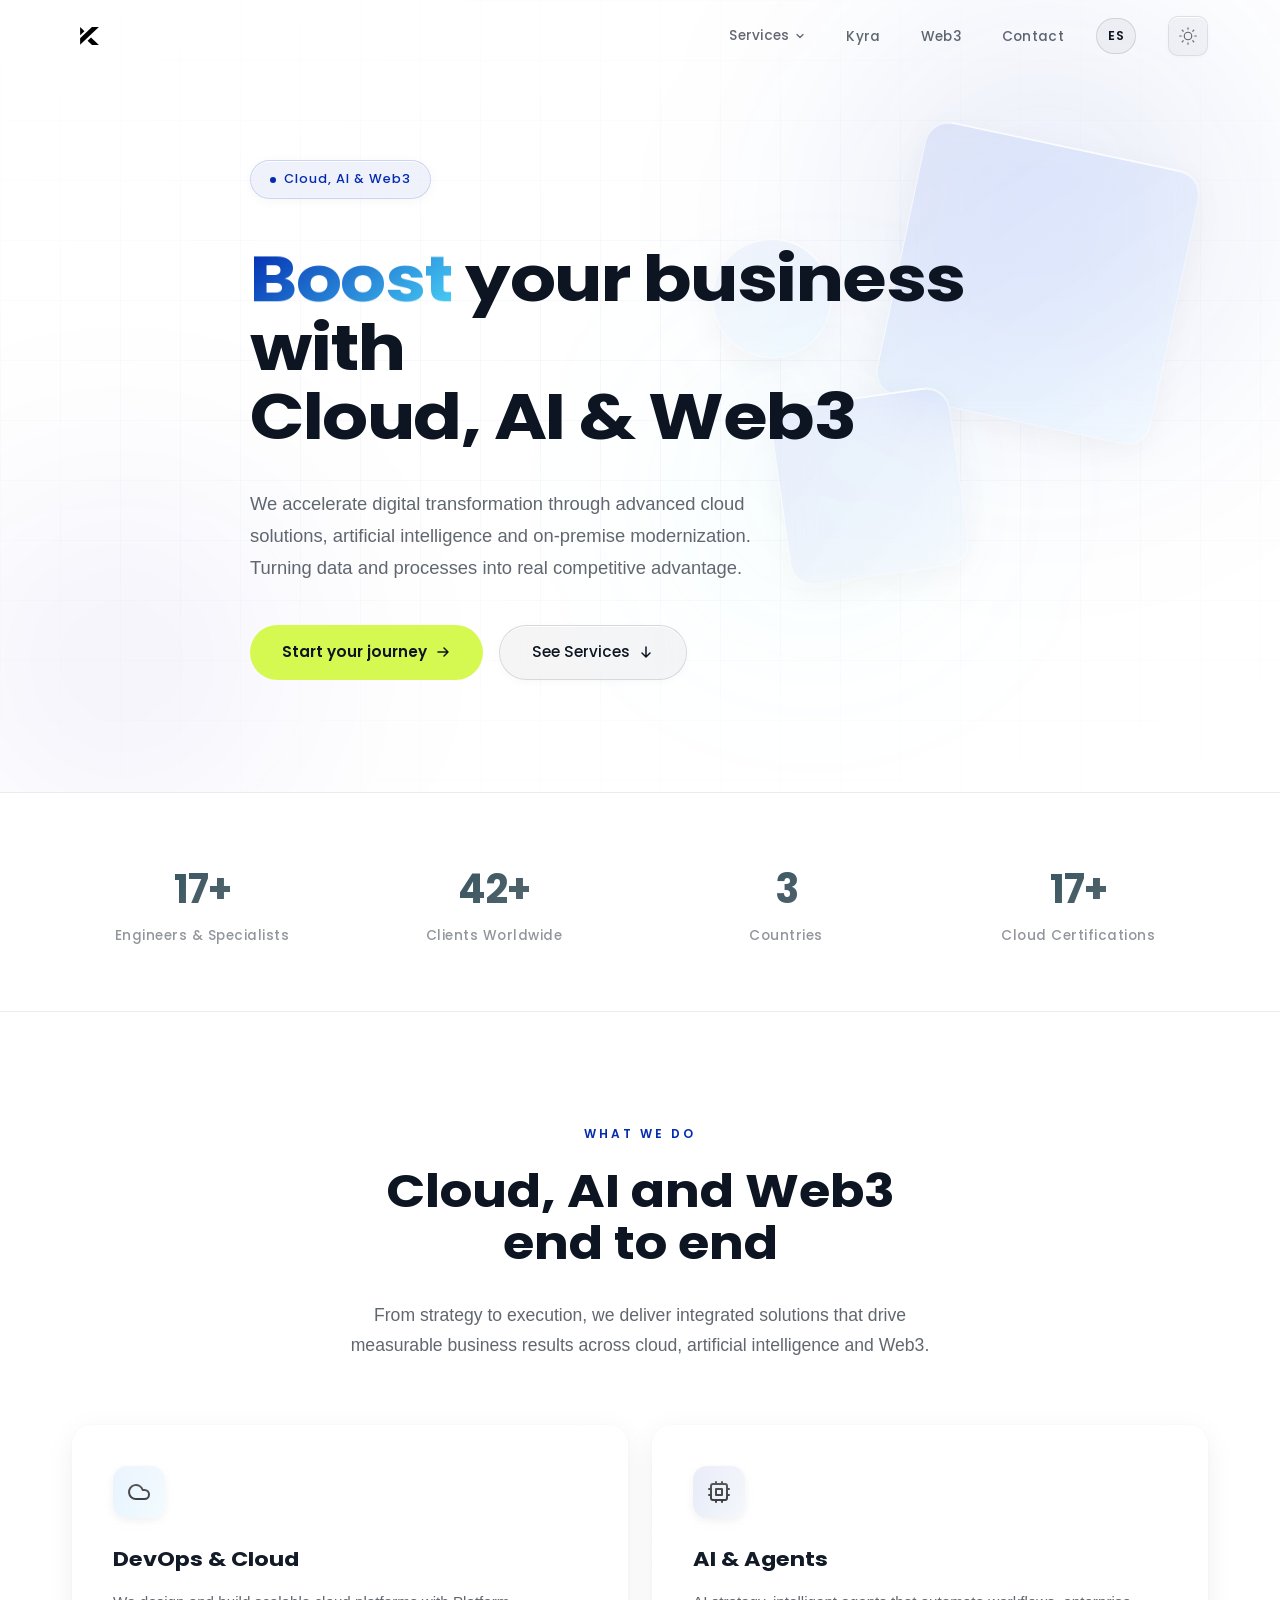
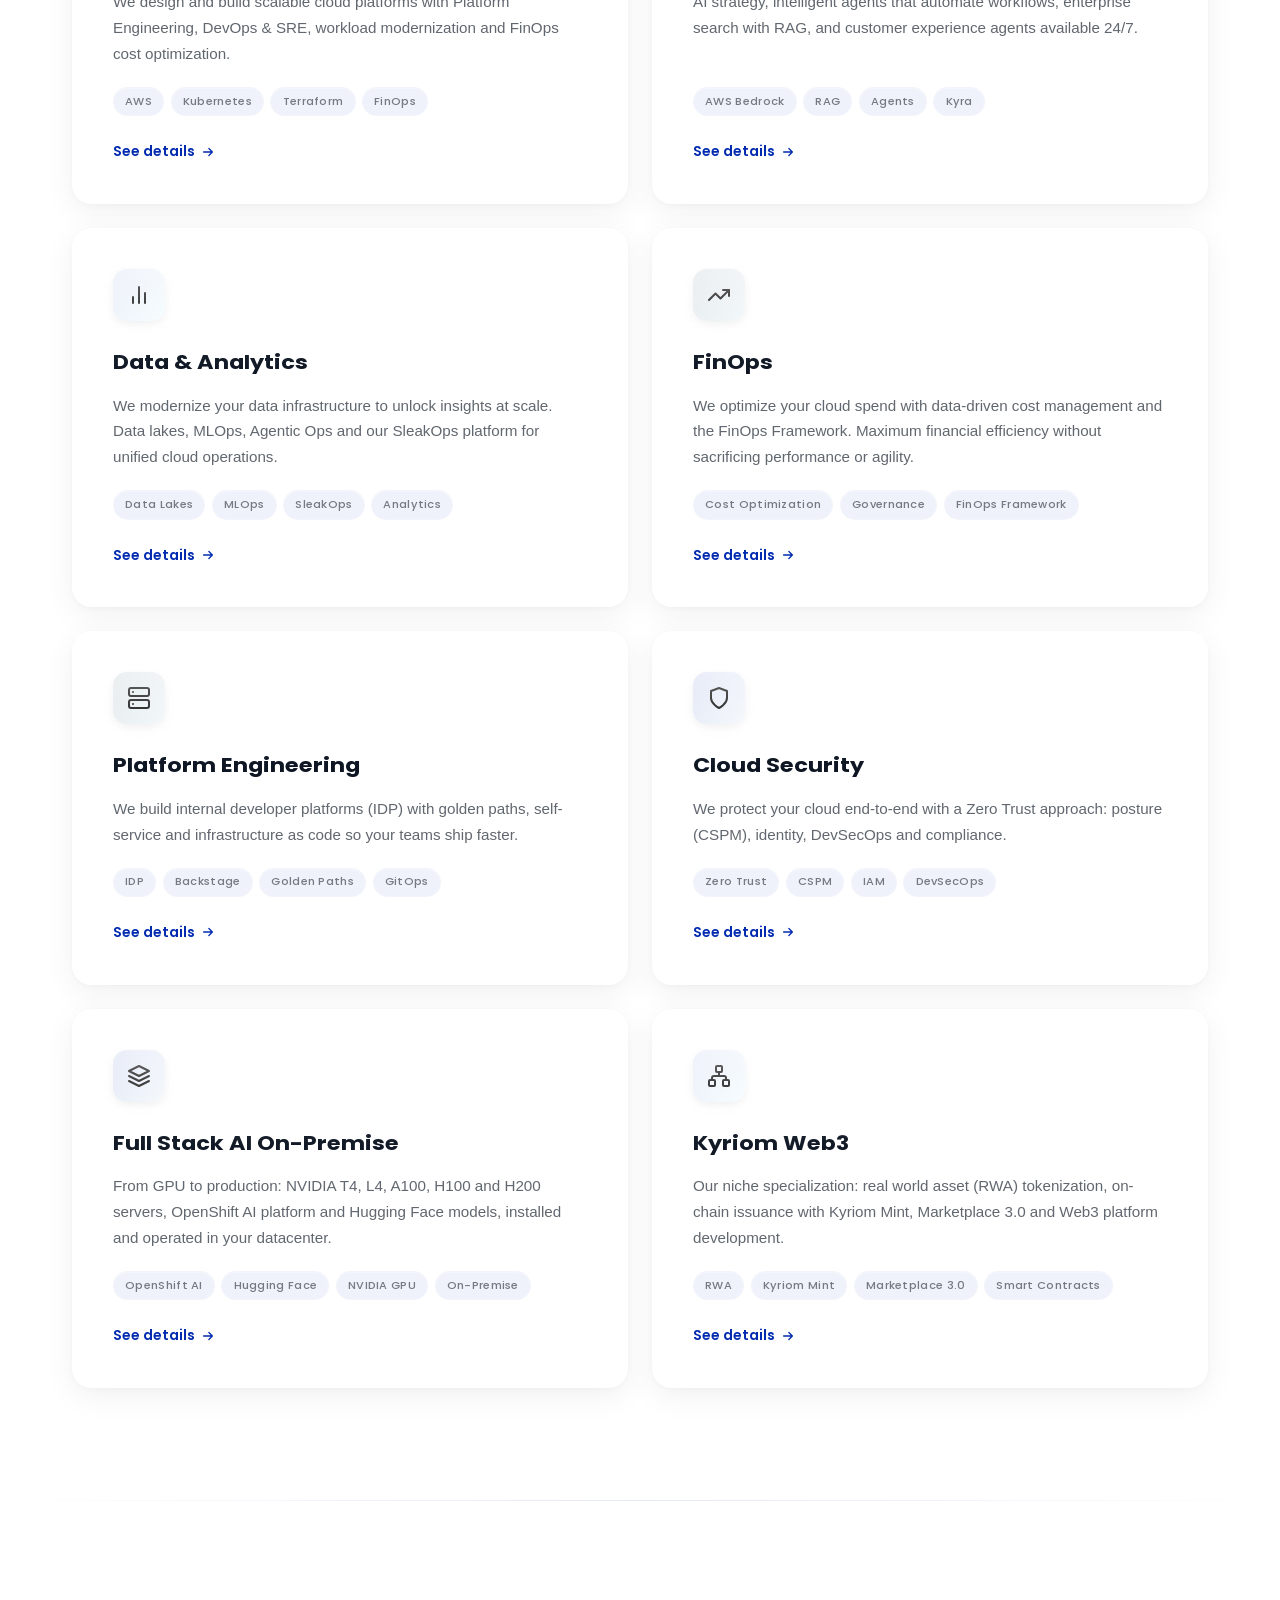
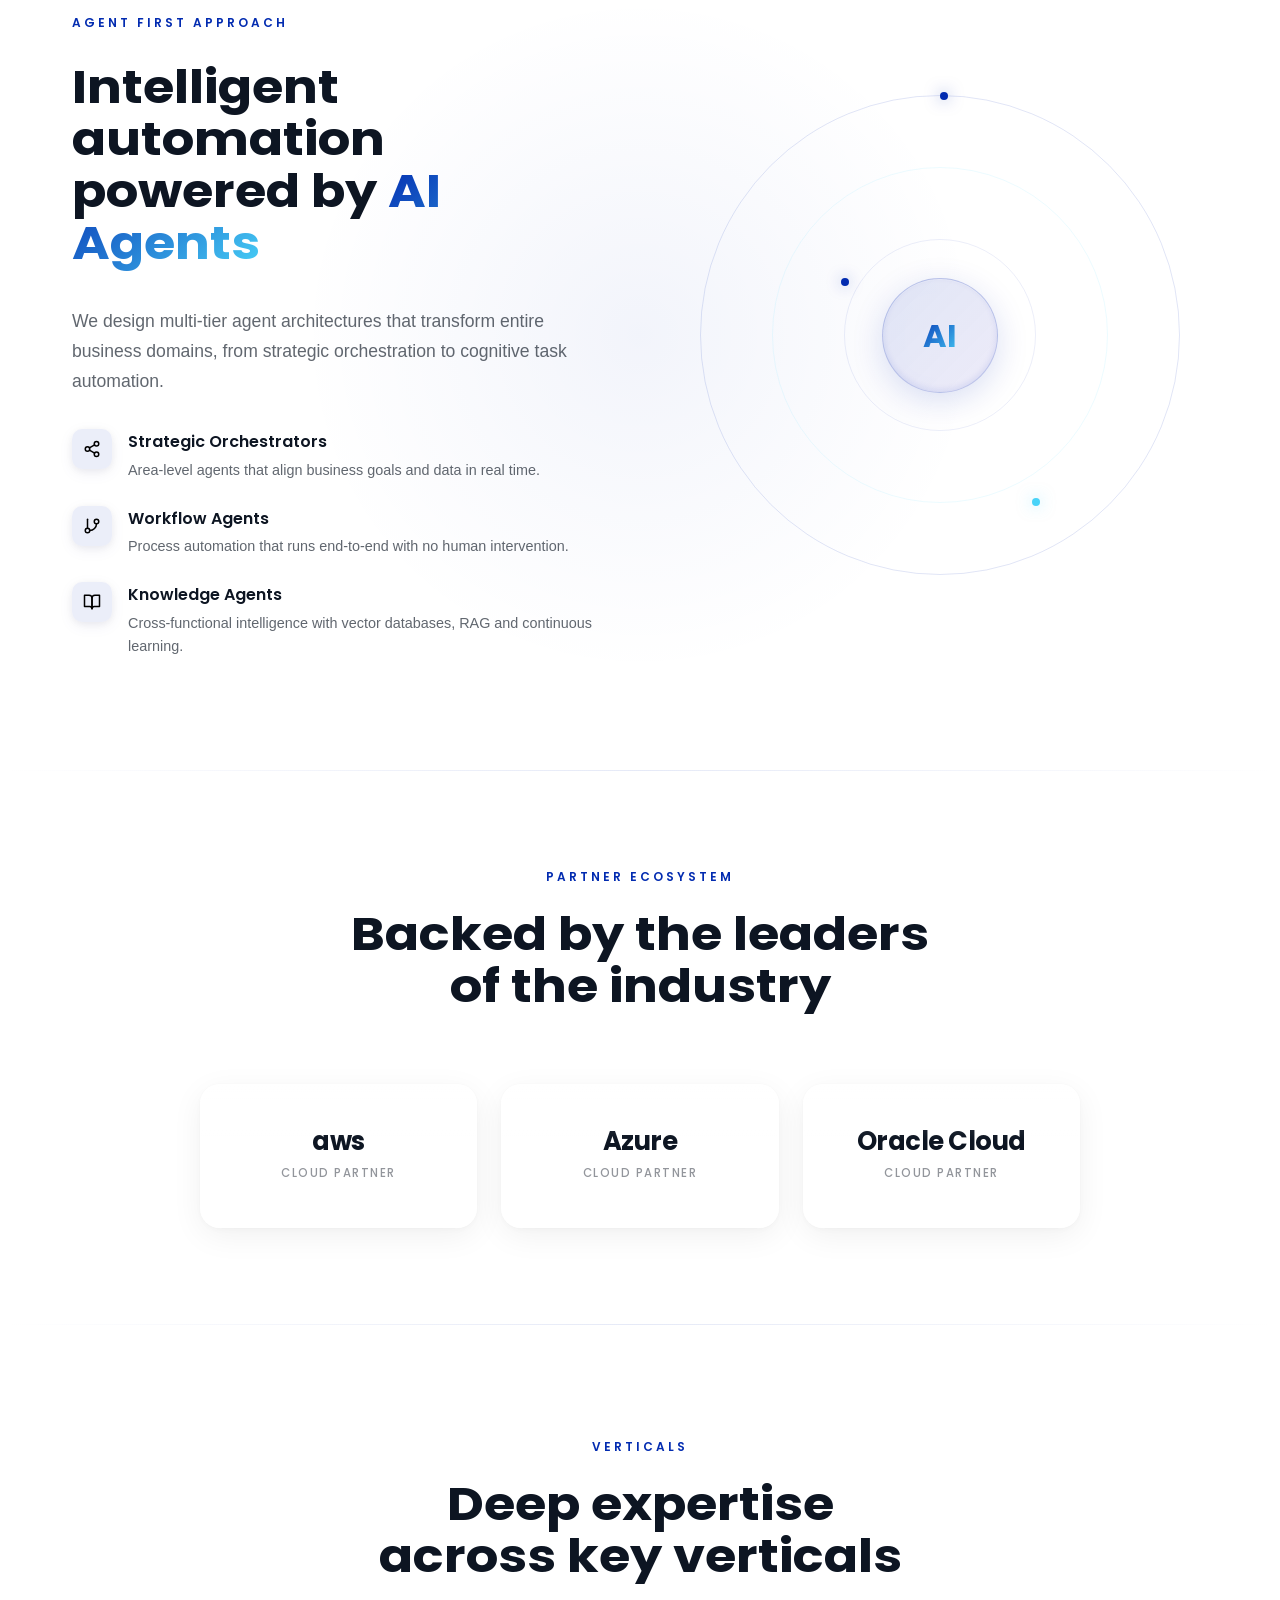
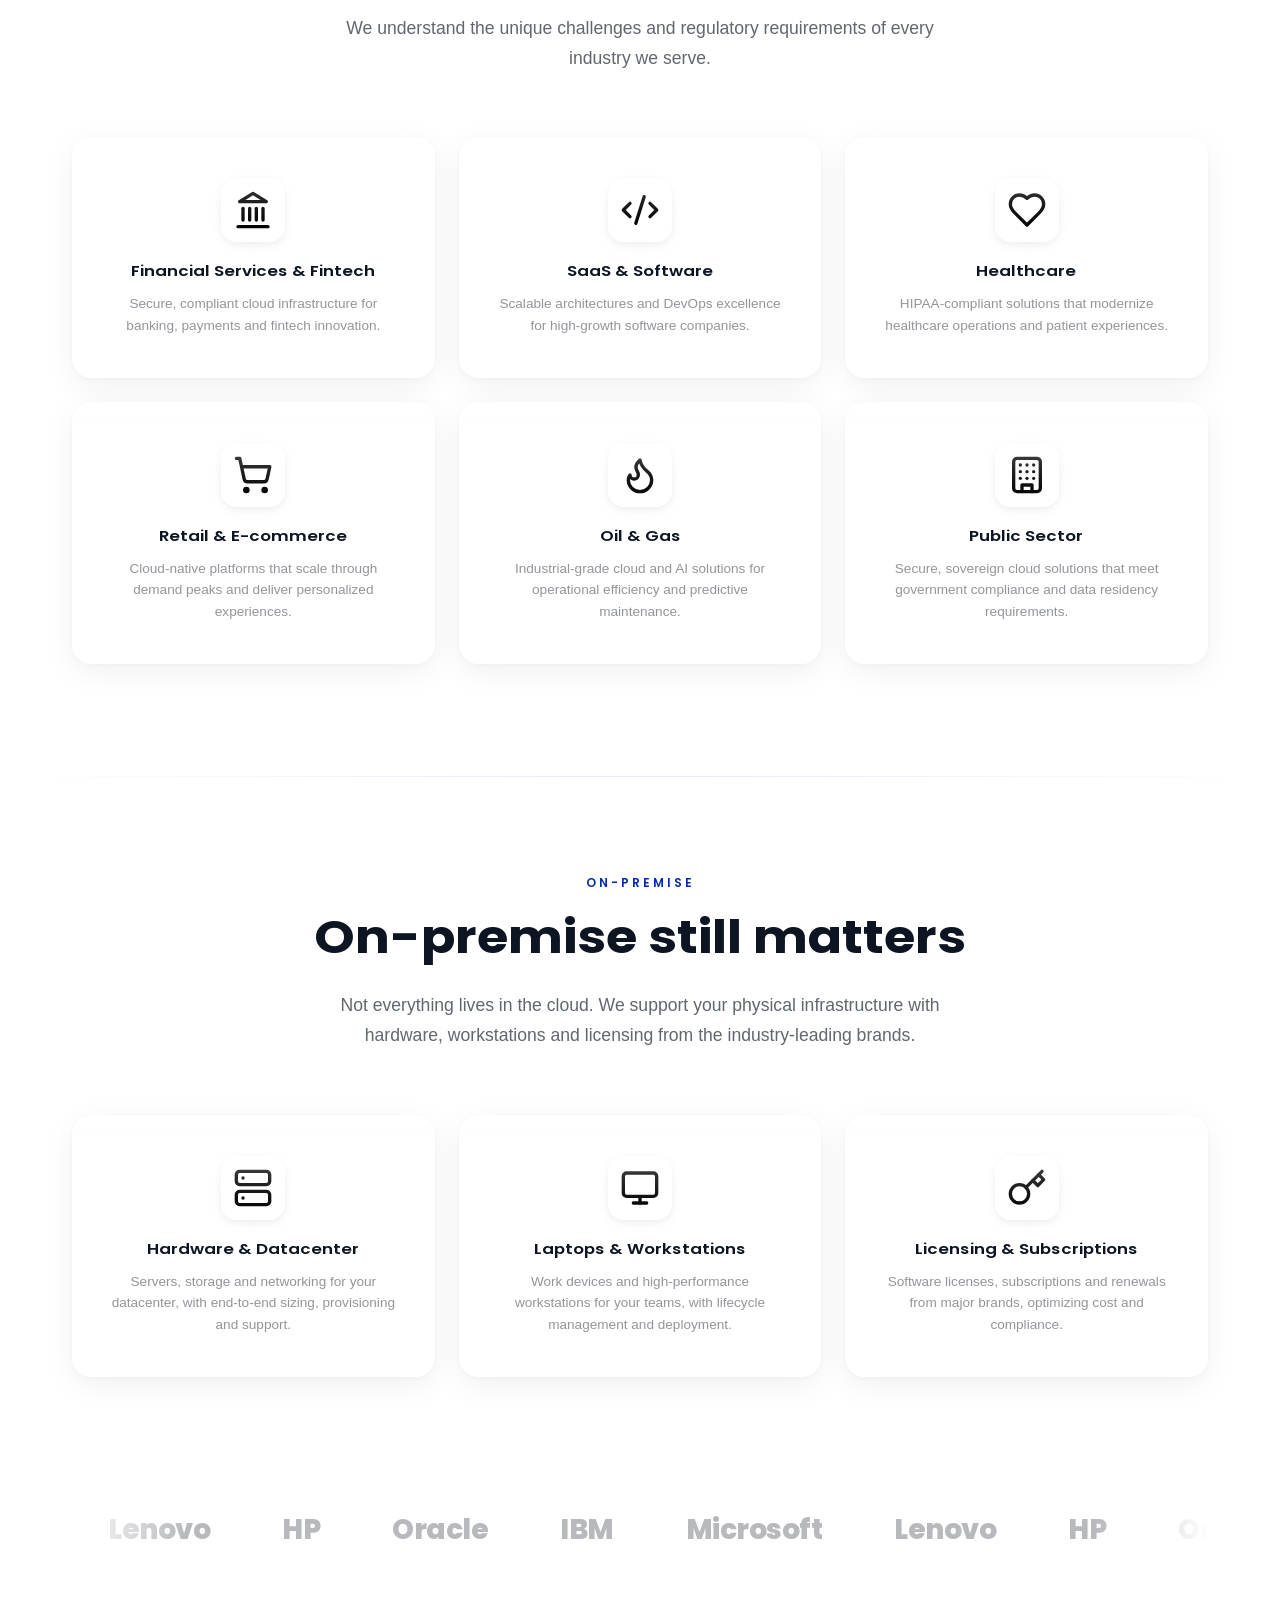
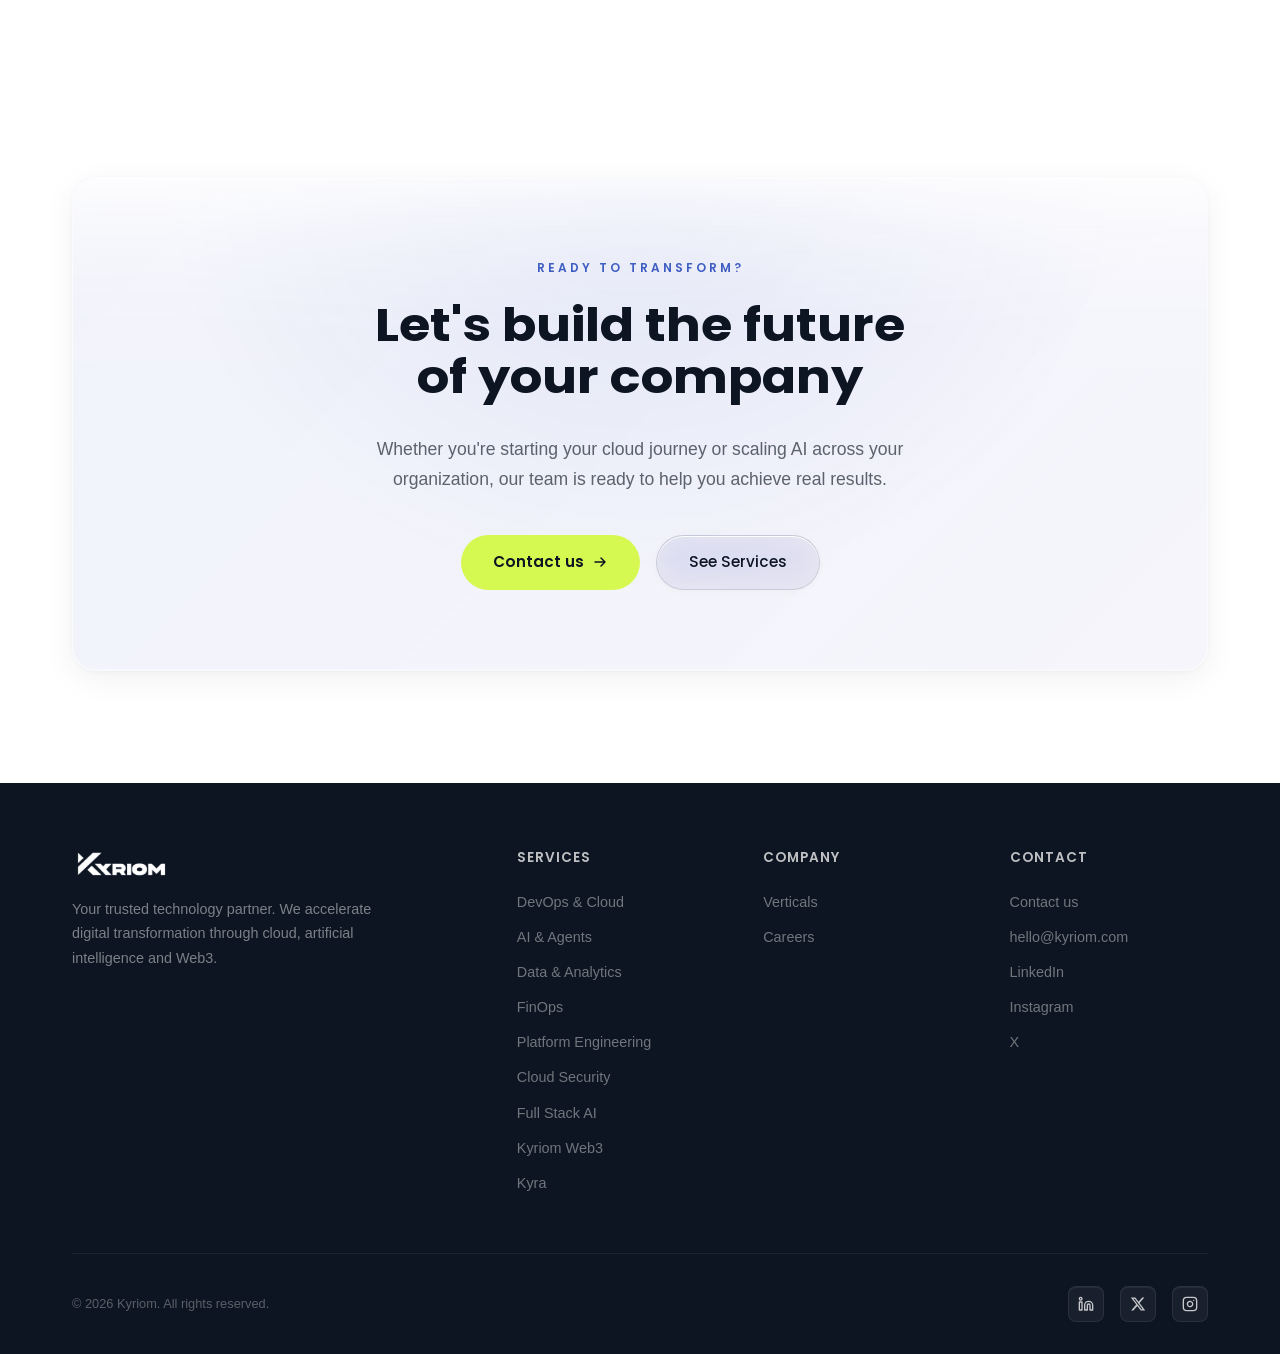
<file: index.html>
<!DOCTYPE html>
<html lang="es">
<head>
    <meta charset="UTF-8">
    <meta name="viewport" content="width=device-width, initial-scale=1.0">
    <title data-i18n="page.title.index">Kyriom — Transformación Digital Cloud, IA &amp; Web3</title>
    <link rel="icon" type="image/png" href="Logo/Kyriom_Isologo-dark.png">
    <meta name="description" content="Kyriom acelera la transformación digital con Cloud, Inteligencia Artificial y Web3: DevOps, FinOps, Full Stack AI on-premise y tokenización de activos reales.">
    <meta property="og:title" content="Kyriom — Transformación Digital Cloud, IA &amp; Web3">
    <meta property="og:description" content="Cloud, IA y Web3 de punta a punta: DevOps, FinOps, Cloud Security, Full Stack AI on-premise y tokenización de activos reales (RWA).">
    <meta property="og:type" content="website">
    <meta property="og:url" content="https://kyriom.com/">
    <link rel="canonical" href="https://kyriom.com/">
    <link rel="preconnect" href="https://fonts.googleapis.com">
    <link rel="preconnect" href="https://fonts.gstatic.com" crossorigin>
    <link href="https://fonts.googleapis.com/css2?family=Poppins:wght@300;400;500;600;700&display=swap" rel="stylesheet">
    <link href="https://api.fontshare.com/v2/css?f[]=satoshi@400,500,700&display=swap" rel="stylesheet">
    <link rel="stylesheet" href="styles.css">
    <script src="i18n.js" defer></script>
</head>
<body>

<!-- ===== NAVIGATION ===== -->
<nav class="nav" id="nav">
    <div class="container">
        <a href="index.html" class="nav-logo">
            <img src="Logo/Kyriom_Isologo-dark.svg" alt="Kyriom" class="logo-light">
            <img src="Logo/Kyriom_Isologo-white.svg" alt="Kyriom" class="logo-dark">
        </a>
        <div class="nav-right">
            <ul class="nav-links" id="navLinks">
                <li class="nav-dropdown" id="navDropdown">
                    <a href="#servicios" class="nav-dropdown-trigger">
                        <span data-i18n="nav.services">Servicios</span>
                        <svg width="12" height="12" viewBox="0 0 24 24" fill="none" stroke="currentColor" stroke-width="2.5" stroke-linecap="round" stroke-linejoin="round"><path d="M6 9l6 6 6-6"/></svg>
                    </a>
                    <div class="nav-dropdown-menu">
                        <a href="servicios/devops-cloud.html"><span class="dropdown-icon"><img src="icons/cloud.svg" width="16" height="16" class="icon icon-adaptive" alt=""></span><span data-i18n="nav.services.devops">DevOps &amp; Cloud</span></a>
                        <a href="servicios/ia-agentes.html"><span class="dropdown-icon"><img src="icons/cpu.svg" width="16" height="16" class="icon icon-adaptive" alt=""></span><span data-i18n="nav.services.ia">IA &amp; Agentes</span></a>
                        <a href="servicios/data-analytics.html"><span class="dropdown-icon"><img src="icons/bar-chart-2.svg" width="16" height="16" class="icon icon-adaptive" alt=""></span><span data-i18n="nav.services.data">Data &amp; Analytics</span></a>
                        <a href="servicios/finops.html"><span class="dropdown-icon"><img src="icons/trending-up.svg" width="16" height="16" class="icon icon-adaptive" alt=""></span><span data-i18n="nav.services.finops">FinOps</span></a>
                        <a href="servicios/Platformengineer.html"><span class="dropdown-icon"><img src="icons/server.svg" width="16" height="16" class="icon icon-adaptive" alt=""></span><span data-i18n="nav.services.platform">Platform Engineering</span></a>
                        <a href="servicios/Cloudsecurity.html"><span class="dropdown-icon"><img src="icons/shield.svg" width="16" height="16" class="icon icon-adaptive" alt=""></span><span data-i18n="nav.services.security">Cloud Security</span></a>
                        <a href="servicios/full-stack-ai.html"><span class="dropdown-icon"><img src="icons/layers.svg" width="16" height="16" class="icon icon-adaptive" alt=""></span><span data-i18n="nav.services.fullstackai">Full Stack AI</span></a>
                    </div>
                </li>
                <li><a href="kyra.html" data-i18n="nav.kyra">Kyra</a></li>
                <li><a href="servicios/web3.html" class="nav-web3" data-i18n="nav.web3">Web3</a></li>
                <li><a href="contacto.html" data-i18n="nav.contact">Contacto</a></li>
            </ul>
            <button class="lang-toggle" id="langToggle" data-i18n-aria="nav.lang.toggle" aria-label="Cambiar idioma"><span data-lang-current>EN</span></button>
            <button class="theme-toggle" id="themeToggle" data-i18n-aria="nav.theme.toggle" aria-label="Cambiar tema">
                <svg class="icon-sun" width="18" height="18" viewBox="0 0 24 24" fill="none" stroke="currentColor" stroke-width="1.5" stroke-linecap="round"><circle cx="12" cy="12" r="5"/><path d="M12 1v2M12 21v2M4.22 4.22l1.42 1.42M18.36 18.36l1.42 1.42M1 12h2M21 12h2M4.22 19.78l1.42-1.42M18.36 5.64l1.42-1.42"/></svg>
                <svg class="icon-moon" width="18" height="18" viewBox="0 0 24 24" fill="none" stroke="currentColor" stroke-width="1.5" stroke-linecap="round"><path d="M21 12.79A9 9 0 1111.21 3 7 7 0 0021 12.79z"/></svg>
            </button>
            <button class="nav-toggle" id="navToggle" data-i18n-aria="nav.menu.toggle" aria-label="Abrir menú">
                <span></span><span></span><span></span>
            </button>
        </div>
    </div>
</nav>

<!-- ===== HERO ===== -->
<section class="hero" id="hero">
    <div class="hero-bg">
        <div class="hero-orb hero-orb-1"></div>
        <div class="hero-orb hero-orb-2"></div>
        <div class="hero-orb hero-orb-3"></div>
        <div class="hero-grid"></div>
    </div>
    <div class="hero-glass-shapes">
        <div class="glass-shape glass-shape-1"></div>
        <div class="glass-shape glass-shape-2"></div>
        <div class="glass-shape glass-shape-3"></div>
    </div>
    <div class="container">
        <div class="hero-content">
            <div class="hero-badge reveal">
                <span class="hero-badge-dot"></span>
                <span data-i18n="index.hero.badge">Cloud, IA &amp; Web3</span>
            </div>
            <h1 class="reveal reveal-delay-1 hero-title-rotating">
                <span class="hero-rotator gradient-text" id="heroRotator">Impulsa</span>
                <span data-i18n="index.hero.connector">tu negocio con</span><br>
                <span data-i18n="index.hero.highlight">Cloud, IA y Web3</span>
            </h1>
            <p class="hero-description reveal reveal-delay-2" data-i18n="index.hero.description">Aceleramos la transformación digital a través de soluciones cloud avanzadas, inteligencia artificial y modernización de tu on-premise. Convirtiendo datos y procesos en ventaja competitiva real.</p>
            <div class="hero-actions reveal reveal-delay-3">
                <a href="contacto.html" class="btn-primary btn-chartreuse">
                    <span data-i18n="index.hero.cta.primary">Comienza tu camino</span>
                    <svg width="16" height="16" viewBox="0 0 16 16" fill="none"><path d="M3 8h10m0 0L9 4m4 4L9 12" stroke="currentColor" stroke-width="1.5" stroke-linecap="round" stroke-linejoin="round"/></svg>
                </a>
                <a href="#servicios" class="btn-secondary">
                    <span data-i18n="index.hero.cta.secondary">Ver Servicios</span>
                    <svg width="16" height="16" viewBox="0 0 16 16" fill="none"><path d="M8 3v10m0 0l4-4m-4 4L4 9" stroke="currentColor" stroke-width="1.5" stroke-linecap="round" stroke-linejoin="round"/></svg>
                </a>
            </div>
        </div>
    </div>
</section>

<!-- ===== MÉTRICAS ===== -->
<section class="stats-bar">
    <div class="container">
        <div class="stats-grid">
            <div class="stat-item reveal">
                <div class="stat-number" data-target="20">0+</div>
                <div class="stat-label" data-i18n="index.stats.engineers">Ingenieros y Especialistas</div>
            </div>
            <div class="stat-item reveal reveal-delay-1">
                <div class="stat-number" data-target="50">0+</div>
                <div class="stat-label" data-i18n="index.stats.clients">Clientes en el Mundo</div>
            </div>
            <div class="stat-item reveal reveal-delay-2">
                <div class="stat-number" data-target="4">0</div>
                <div class="stat-label" data-i18n="index.stats.countries">Países</div>
            </div>
            <div class="stat-item reveal reveal-delay-3">
                <div class="stat-number" data-target="20">0+</div>
                <div class="stat-label" data-i18n="index.stats.certs">Certificaciones Cloud</div>
            </div>
        </div>
    </div>
</section>

<!-- ===== SERVICIOS ===== -->
<section class="services" id="servicios">
    <div class="container">
        <div class="services-header reveal">
            <div class="section-label" data-i18n="index.services.label">Qué Hacemos</div>
            <h2 class="section-title" data-i18n-html="index.services.title">Cloud, IA y Web3<br>de punta a punta</h2>
            <p class="section-subtitle" data-i18n="index.services.subtitle">De la estrategia a la ejecución, entregamos soluciones integradas que generan resultados de negocio medibles en cloud, inteligencia artificial y Web3.</p>
        </div>
        <div class="servicios-grid">
            <a href="servicios/devops-cloud.html" class="servicio-card glass reveal">
                <div class="service-icon service-icon-cloud">
                    <img src="icons/cloud.svg" width="24" height="24" class="icon icon-adaptive" alt="">
                </div>
                <h3 data-i18n="index.services.devops.title">DevOps & Cloud</h3>
                <p data-i18n="index.services.devops.desc">Diseñamos y construimos plataformas cloud escalables con Platform Engineering, DevOps & SRE, modernización de workloads y optimización de costos con FinOps.</p>
                <div class="service-tags">
                    <span class="service-tag">AWS</span>
                    <span class="service-tag">Kubernetes</span>
                    <span class="service-tag">Terraform</span>
                    <span class="service-tag">FinOps</span>
                </div>
                <div class="servicio-card-footer">
                    <span class="servicio-link">
                        <span data-i18n="index.services.link">Ver detalle</span>
                        <svg width="14" height="14" viewBox="0 0 16 16" fill="none"><path d="M3 8h10m0 0L9 4m4 4L9 12" stroke="currentColor" stroke-width="1.5" stroke-linecap="round" stroke-linejoin="round"/></svg>
                    </span>
                </div>
            </a>
            <a href="servicios/ia-agentes.html" class="servicio-card glass reveal reveal-delay-1">
                <div class="service-icon service-icon-ai">
                    <img src="icons/cpu.svg" width="24" height="24" class="icon icon-adaptive" alt="">
                </div>
                <h3 data-i18n="index.services.ia.title">IA & Agentes</h3>
                <p data-i18n="index.services.ia.desc">Estrategia de IA, agentes inteligentes que automatizan flujos de trabajo, búsqueda empresarial con RAG y agentes de experiencia al cliente con disponibilidad 24/7.</p>
                <div class="service-tags">
                    <span class="service-tag">AWS Bedrock</span>
                    <span class="service-tag">RAG</span>
                    <span class="service-tag" data-i18n="tag.agents">Agentes</span>
                    <span class="service-tag">Kyra</span>
                </div>
                <div class="servicio-card-footer">
                    <span class="servicio-link">
                        <span data-i18n="index.services.link">Ver detalle</span>
                        <svg width="14" height="14" viewBox="0 0 16 16" fill="none"><path d="M3 8h10m0 0L9 4m4 4L9 12" stroke="currentColor" stroke-width="1.5" stroke-linecap="round" stroke-linejoin="round"/></svg>
                    </span>
                </div>
            </a>
            <a href="servicios/data-analytics.html" class="servicio-card glass reveal reveal-delay-2">
                <div class="service-icon service-icon-data">
                    <img src="icons/bar-chart-2.svg" width="24" height="24" class="icon icon-adaptive" alt="">
                </div>
                <h3 data-i18n="index.services.data.title">Data & Analytics</h3>
                <p data-i18n="index.services.data.desc">Modernizamos tu infraestructura de datos para desbloquear insights a escala. Data lakes, MLOps, Agentic Ops y nuestra plataforma SleakOps para operaciones cloud unificadas.</p>
                <div class="service-tags">
                    <span class="service-tag">Data Lakes</span>
                    <span class="service-tag">MLOps</span>
                    <span class="service-tag">SleakOps</span>
                    <span class="service-tag">Analytics</span>
                </div>
                <div class="servicio-card-footer">
                    <span class="servicio-link">
                        <span data-i18n="index.services.link">Ver detalle</span>
                        <svg width="14" height="14" viewBox="0 0 16 16" fill="none"><path d="M3 8h10m0 0L9 4m4 4L9 12" stroke="currentColor" stroke-width="1.5" stroke-linecap="round" stroke-linejoin="round"/></svg>
                    </span>
                </div>
            </a>
            <a href="servicios/finops.html" class="servicio-card glass reveal reveal-delay-3">
                <div class="service-icon service-icon-devops">
                    <img src="icons/trending-up.svg" width="24" height="24" class="icon icon-adaptive" alt="">
                </div>
                <h3 data-i18n="index.services.finops.title">FinOps</h3>
                <p data-i18n="index.services.finops.desc">Optimizamos tu gasto cloud con gestión de costos basada en datos y el FinOps Framework. Máxima eficiencia financiera sin sacrificar rendimiento ni agilidad.</p>
                <div class="service-tags">
                    <span class="service-tag">Cost Optimization</span>
                    <span class="service-tag">Governance</span>
                    <span class="service-tag">FinOps Framework</span>
                </div>
                <div class="servicio-card-footer">
                    <span class="servicio-link">
                        <span data-i18n="index.services.link">Ver detalle</span>
                        <svg width="14" height="14" viewBox="0 0 16 16" fill="none"><path d="M3 8h10m0 0L9 4m4 4L9 12" stroke="currentColor" stroke-width="1.5" stroke-linecap="round" stroke-linejoin="round"/></svg>
                    </span>
                </div>
            </a>
            <a href="servicios/Platformengineer.html" class="servicio-card glass reveal">
                <div class="service-icon service-icon-devops">
                    <img src="icons/server.svg" width="24" height="24" class="icon icon-adaptive" alt="">
                </div>
                <h3 data-i18n="index.services.platform.title">Platform Engineering</h3>
                <p data-i18n="index.services.platform.desc">Construimos plataformas internas de desarrollo (IDP) con golden paths, autoservicio e infraestructura como código para que tus equipos entreguen más rápido.</p>
                <div class="service-tags">
                    <span class="service-tag">IDP</span>
                    <span class="service-tag">Backstage</span>
                    <span class="service-tag">Golden Paths</span>
                    <span class="service-tag">GitOps</span>
                </div>
                <div class="servicio-card-footer">
                    <span class="servicio-link">
                        <span data-i18n="index.services.link">Ver detalle</span>
                        <svg width="14" height="14" viewBox="0 0 16 16" fill="none"><path d="M3 8h10m0 0L9 4m4 4L9 12" stroke="currentColor" stroke-width="1.5" stroke-linecap="round" stroke-linejoin="round"/></svg>
                    </span>
                </div>
            </a>
            <a href="servicios/Cloudsecurity.html" class="servicio-card glass reveal reveal-delay-1">
                <div class="service-icon service-icon-ai">
                    <img src="icons/shield.svg" width="24" height="24" class="icon icon-adaptive" alt="">
                </div>
                <h3 data-i18n="index.services.security.title">Cloud Security</h3>
                <p data-i18n="index.services.security.desc">Protegemos tu nube de extremo a extremo con enfoque Zero Trust: postura (CSPM), identidad, DevSecOps y cumplimiento normativo.</p>
                <div class="service-tags">
                    <span class="service-tag">Zero Trust</span>
                    <span class="service-tag">CSPM</span>
                    <span class="service-tag">IAM</span>
                    <span class="service-tag">DevSecOps</span>
                </div>
                <div class="servicio-card-footer">
                    <span class="servicio-link">
                        <span data-i18n="index.services.link">Ver detalle</span>
                        <svg width="14" height="14" viewBox="0 0 16 16" fill="none"><path d="M3 8h10m0 0L9 4m4 4L9 12" stroke="currentColor" stroke-width="1.5" stroke-linecap="round" stroke-linejoin="round"/></svg>
                    </span>
                </div>
            </a>
            <a href="servicios/full-stack-ai.html" class="servicio-card glass reveal reveal-delay-2">
                <div class="service-icon service-icon-ai">
                    <img src="icons/layers.svg" width="24" height="24" class="icon icon-adaptive" alt="">
                </div>
                <h3 data-i18n="index.services.fullstackai.title">Full Stack AI On-Premise</h3>
                <p data-i18n="index.services.fullstackai.desc">De la GPU a producción: servidores NVIDIA T4, L4, A100, H100 y H200, plataforma OpenShift AI y modelos de Hugging Face, instalados y operados en tu datacenter.</p>
                <div class="service-tags">
                    <span class="service-tag">OpenShift AI</span>
                    <span class="service-tag">Hugging Face</span>
                    <span class="service-tag">NVIDIA GPU</span>
                    <span class="service-tag">On-Premise</span>
                </div>
                <div class="servicio-card-footer">
                    <span class="servicio-link">
                        <span data-i18n="index.services.link">Ver detalle</span>
                        <svg width="14" height="14" viewBox="0 0 16 16" fill="none"><path d="M3 8h10m0 0L9 4m4 4L9 12" stroke="currentColor" stroke-width="1.5" stroke-linecap="round" stroke-linejoin="round"/></svg>
                    </span>
                </div>
            </a>
            <a href="servicios/web3.html" class="servicio-card glass reveal reveal-delay-3">
                <div class="service-icon service-icon-data">
                    <img src="icons/network.svg" width="24" height="24" class="icon icon-adaptive" alt="">
                </div>
                <h3 data-i18n="index.services.web3.title">Kyriom Web3</h3>
                <p data-i18n="index.services.web3.desc">Nuestra especialización de nicho: tokenización de activos del mundo real (RWA), emisión on-chain con Kyriom Mint, Marketplace 3.0 y desarrollo de plataformas Web3.</p>
                <div class="service-tags">
                    <span class="service-tag">RWA</span>
                    <span class="service-tag">Kyriom Mint</span>
                    <span class="service-tag">Marketplace 3.0</span>
                    <span class="service-tag">Smart Contracts</span>
                </div>
                <div class="servicio-card-footer">
                    <span class="servicio-link">
                        <span data-i18n="index.services.link">Ver detalle</span>
                        <svg width="14" height="14" viewBox="0 0 16 16" fill="none"><path d="M3 8h10m0 0L9 4m4 4L9 12" stroke="currentColor" stroke-width="1.5" stroke-linecap="round" stroke-linejoin="round"/></svg>
                    </span>
                </div>
            </a>
        </div>
    </div>
</section>

<div class="section-divider"></div>

<!-- ===== AI SUMMARY ===== -->
<section class="ai-section" id="ai">
    <div class="container">
        <div class="ai-grid">
            <div class="ai-content reveal">
                <div class="section-label" data-i18n="index.ai.label">Enfoque Agent First</div>
                <h2 class="section-title" data-i18n-html="index.ai.title">Automatización inteligente<br>potenciada por <span>Agentes IA</span></h2>
                <p class="section-subtitle" data-i18n="index.ai.subtitle">Diseñamos arquitecturas de agentes multinivel que transforman dominios de negocio completos, desde la orquestación estratégica hasta la automatización cognitiva de tareas.</p>
                <div class="ai-features">
                    <div class="ai-feature">
                        <div class="ai-feature-icon">
                            <img src="icons/share-2.svg" width="18" height="18" class="icon icon-adaptive" alt="">
                        </div>
                        <div>
                            <h4 data-i18n="index.ai.feat1.title">Orquestadores Estratégicos</h4>
                            <p data-i18n="index.ai.feat1.desc">Agentes a nivel de área que alinean objetivos de negocio y datos en tiempo real.</p>
                        </div>
                    </div>
                    <div class="ai-feature">
                        <div class="ai-feature-icon">
                            <img src="icons/git-branch.svg" width="18" height="18" class="icon icon-adaptive" alt="">
                        </div>
                        <div>
                            <h4 data-i18n="index.ai.feat2.title">Agentes de Workflow</h4>
                            <p data-i18n="index.ai.feat2.desc">Automatización de procesos que ejecuta de punta a punta sin intervención humana.</p>
                        </div>
                    </div>
                    <div class="ai-feature">
                        <div class="ai-feature-icon">
                            <img src="icons/book-open.svg" width="18" height="18" class="icon icon-adaptive" alt="">
                        </div>
                        <div>
                            <h4 data-i18n="index.ai.feat3.title">Agentes de Conocimiento</h4>
                            <p data-i18n="index.ai.feat3.desc">Inteligencia transversal con bases de datos vectoriales, RAG y aprendizaje continuo.</p>
                        </div>
                    </div>
                </div>
            </div>
            <div class="ai-visual reveal reveal-delay-2">
                <div class="ai-visual-container">
                    <div class="ai-ring ai-ring-1"><div class="ai-ring-dot"></div></div>
                    <div class="ai-ring ai-ring-2"><div class="ai-ring-dot"></div></div>
                    <div class="ai-ring ai-ring-3"><div class="ai-ring-dot"></div></div>
                    <div class="ai-center"><span class="ai-center-icon">AI</span></div>
                </div>
            </div>
        </div>
    </div>
</section>

<div class="section-divider"></div>

<!-- ===== PARTNERS ===== -->
<section class="partners" id="partners">
    <div class="container">
        <div class="partners-header reveal">
            <div class="section-label" data-i18n="index.partners.label">Ecosistema de Partners</div>
            <h2 class="section-title" data-i18n-html="index.partners.title">Respaldados por los líderes<br>de la industria</h2>
        </div>
        <div class="partners-inner reveal reveal-delay-1">
            <div class="partners-trio">
                <div class="partner-card glass">
                    <span class="partner-name">aws</span>
                    <span class="partner-kind" data-i18n="index.partners.kind">Cloud Partner</span>
                </div>
                <div class="partner-card glass">
                    <span class="partner-name">Azure</span>
                    <span class="partner-kind" data-i18n="index.partners.kind">Cloud Partner</span>
                </div>
                <div class="partner-card glass">
                    <span class="partner-name">Oracle Cloud</span>
                    <span class="partner-kind" data-i18n="index.partners.kind">Cloud Partner</span>
                </div>
            </div>
        </div>
    </div>
</section>

<div class="section-divider"></div>

<!-- ===== VERTICALES ===== -->
<section class="industries" id="verticales">
    <div class="container">
        <div class="industries-header reveal">
            <div class="section-label" data-i18n="index.industries.label">Verticales</div>
            <h2 class="section-title" data-i18n-html="index.industries.title">Experiencia profunda<br>en verticales clave</h2>
            <p class="section-subtitle" data-i18n="index.industries.subtitle">Entendemos los desafíos únicos y los requisitos regulatorios de cada industria a la que servimos.</p>
        </div>
        <div class="industries-grid">
            <div class="industry-card glass reveal">
                <div class="industry-icon">
                    <img src="icons/landmark.svg" width="40" height="40" class="icon icon-adaptive" alt="">
                </div>
                <h3 data-i18n="index.industries.fintech.title">Servicios Financieros &amp; Fintech</h3>
                <p data-i18n="index.industries.fintech.desc">Infraestructura cloud segura y regulatoriamente compatible para banca, pagos e innovación fintech.</p>
            </div>
            <div class="industry-card glass reveal reveal-delay-1">
                <div class="industry-icon">
                    <img src="icons/code-2.svg" width="40" height="40" class="icon icon-adaptive" alt="">
                </div>
                <h3 data-i18n="index.industries.saas.title">SaaS &amp; Software</h3>
                <p data-i18n="index.industries.saas.desc">Arquitecturas escalables y excelencia DevOps para empresas de software de alto crecimiento.</p>
            </div>
            <div class="industry-card glass reveal reveal-delay-2">
                <div class="industry-icon">
                    <img src="icons/heart.svg" width="40" height="40" class="icon icon-adaptive" alt="">
                </div>
                <h3 data-i18n="index.industries.health.title">Salud</h3>
                <p data-i18n="index.industries.health.desc">Soluciones conformes a HIPAA que modernizan operaciones de salud y experiencias de pacientes.</p>
            </div>
            <div class="industry-card glass reveal reveal-delay-1">
                <div class="industry-icon">
                    <img src="icons/shopping-cart.svg" width="40" height="40" class="icon icon-adaptive" alt="">
                </div>
                <h3 data-i18n="index.industries.retail.title">Retail &amp; E-commerce</h3>
                <p data-i18n="index.industries.retail.desc">Plataformas cloud-native que escalan ante picos de demanda y ofrecen experiencias personalizadas.</p>
            </div>
            <div class="industry-card glass reveal reveal-delay-2">
                <div class="industry-icon">
                    <img src="icons/flame.svg" width="40" height="40" class="icon icon-adaptive" alt="">
                </div>
                <h3 data-i18n="index.industries.oil.title">Oil &amp; Gas</h3>
                <p data-i18n="index.industries.oil.desc">Soluciones cloud e IA de grado industrial para eficiencia operativa y mantenimiento predictivo.</p>
            </div>
            <div class="industry-card glass reveal reveal-delay-3">
                <div class="industry-icon">
                    <img src="icons/building.svg" width="40" height="40" class="icon icon-adaptive" alt="">
                </div>
                <h3 data-i18n="index.industries.gov.title">Sector Público</h3>
                <p data-i18n="index.industries.gov.desc">Soluciones cloud seguras y soberanas que cumplen con los requisitos de cumplimiento gubernamental y residencia de datos.</p>
            </div>
        </div>
    </div>
</section>

<!-- ===== ON-PREMISE ===== -->
<div class="section-divider"></div>

<section class="onprem" id="onpremise">
    <div class="container">
        <div class="industries-header reveal">
            <div class="section-label" data-i18n="index.onprem.label">On-Premise</div>
            <h2 class="section-title" data-i18n="index.onprem.title">El on-premise importa</h2>
            <p class="section-subtitle" data-i18n="index.onprem.subtitle">No todo vive en la nube. Acompañamos tu infraestructura física con hardware, equipos de trabajo y licenciamiento de las marcas líderes de la industria.</p>
        </div>
        <div class="onprem-services">
            <div class="industry-card glass reveal">
                <div class="industry-icon">
                    <img src="icons/server.svg" width="40" height="40" class="icon icon-adaptive" alt="">
                </div>
                <h3 data-i18n="index.onprem.hardware.title">Hardware &amp; Datacenter</h3>
                <p data-i18n="index.onprem.hardware.desc">Servidores, almacenamiento y networking para tu datacenter, con dimensionamiento, provisión y soporte de extremo a extremo.</p>
            </div>
            <div class="industry-card glass reveal reveal-delay-1">
                <div class="industry-icon">
                    <img src="icons/monitor.svg" width="40" height="40" class="icon icon-adaptive" alt="">
                </div>
                <h3 data-i18n="index.onprem.laptops.title">Laptops &amp; Workstations</h3>
                <p data-i18n="index.onprem.laptops.desc">Equipos de trabajo y estaciones de alto rendimiento para tus equipos, con gestión de ciclo de vida y despliegue.</p>
            </div>
            <div class="industry-card glass reveal reveal-delay-2">
                <div class="industry-icon">
                    <img src="icons/key.svg" width="40" height="40" class="icon icon-adaptive" alt="">
                </div>
                <h3 data-i18n="index.onprem.licensing.title">Licenciamiento &amp; Suscripciones</h3>
                <p data-i18n="index.onprem.licensing.desc">Licencias, suscripciones y renovaciones de software de las principales marcas, optimizando costos y cumplimiento.</p>
            </div>
        </div>
        <p class="onprem-brands-label reveal" data-i18n="index.onprem.brands">Marcas con las que trabajamos</p>
        <div class="logo-marquee reveal reveal-delay-1">
            <div class="logo-track">
                <span class="brand-logo">Lenovo</span>
                <span class="brand-logo">HP</span>
                <span class="brand-logo">Oracle</span>
                <span class="brand-logo">IBM</span>
                <span class="brand-logo">Microsoft</span>
                <span class="brand-logo" aria-hidden="true">Lenovo</span>
                <span class="brand-logo" aria-hidden="true">HP</span>
                <span class="brand-logo" aria-hidden="true">Oracle</span>
                <span class="brand-logo" aria-hidden="true">IBM</span>
                <span class="brand-logo" aria-hidden="true">Microsoft</span>
            </div>
        </div>
    </div>
</section>

<!-- ===== CTA ===== -->
<section class="cta" id="cta">
    <div class="container">
        <div class="cta-container glass-strong reveal">
            <div class="section-label" data-i18n="index.cta.label">¿Listo para Transformar?</div>
            <h2 class="section-title" data-i18n-html="index.cta.title">Construyamos el futuro<br>de tu empresa</h2>
            <p class="section-subtitle" data-i18n="index.cta.desc">Ya sea que estés comenzando tu camino cloud o escalando IA en toda tu organización, nuestro equipo está listo para ayudarte a lograr resultados reales.</p>
            <div class="cta-actions">
                <a href="contacto.html" class="btn-primary btn-chartreuse">
                    <span data-i18n="index.cta.primary">Contáctanos</span>
                    <svg width="16" height="16" viewBox="0 0 16 16" fill="none"><path d="M3 8h10m0 0L9 4m4 4L9 12" stroke="currentColor" stroke-width="1.5" stroke-linecap="round" stroke-linejoin="round"/></svg>
                </a>
                <a href="#servicios" class="btn-secondary" data-i18n="index.cta.secondary">Ver Servicios</a>
            </div>
        </div>
    </div>
</section>

<!-- ===== FOOTER ===== -->
<footer class="footer">
    <div class="container">
        <div class="footer-grid">
            <div class="footer-brand">
                <div class="footer-logo"><img src="Logo/kyriom_logo_white.png" alt="Kyriom"></div>
                <p data-i18n="footer.tagline">Tu socio de confianza tecnológico. Aceleramos la transformación digital a través de cloud, inteligencia artificial y Web3.</p>
            </div>
            <div class="footer-col">
                <h4 data-i18n="footer.services">Servicios</h4>
                <ul>
                    <li><a href="servicios/devops-cloud.html" data-i18n="nav.services.devops">DevOps &amp; Cloud</a></li>
                    <li><a href="servicios/ia-agentes.html" data-i18n="nav.services.ia">IA &amp; Agentes</a></li>
                    <li><a href="servicios/data-analytics.html" data-i18n="nav.services.data">Data &amp; Analytics</a></li>
                    <li><a href="servicios/finops.html" data-i18n="nav.services.finops">FinOps</a></li>
                    <li><a href="servicios/Platformengineer.html" data-i18n="nav.services.platform">Platform Engineering</a></li>
                    <li><a href="servicios/Cloudsecurity.html" data-i18n="nav.services.security">Cloud Security</a></li>
                    <li><a href="servicios/full-stack-ai.html" data-i18n="nav.services.fullstackai">Full Stack AI</a></li>
                    <li><a href="servicios/web3.html" data-i18n="nav.services.web3">Kyriom Web3</a></li>
                    <li><a href="kyra.html" data-i18n="nav.kyra">Kyra</a></li>
                </ul>
            </div>
            <div class="footer-col">
                <h4 data-i18n="footer.company">Empresa</h4>
                <ul>
                    <li><a href="#verticales" data-i18n="footer.company.verticals">Verticales</a></li>
                    <li><a href="#" data-i18n="footer.company.careers">Empleos</a></li>
                </ul>
            </div>
            <div class="footer-col">
                <h4 data-i18n="footer.contact">Contacto</h4>
                <ul>
                    <li><a href="contacto.html" data-i18n="footer.contact.us">Contáctanos</a></li>
                    <li><a href="mailto:hello@kyriom.com">hello@kyriom.com</a></li>
                    <li><a href="https://www.linkedin.com/company/kyriom" target="_blank" rel="noopener">LinkedIn</a></li>
                    <li><a href="https://www.instagram.com/kyriom_cloud/" target="_blank" rel="noopener">Instagram</a></li>
                    <li><a href="#">X</a></li>
                </ul>
            </div>
        </div>
        <div class="footer-bottom">
            <p data-i18n="footer.rights">&copy; 2026 Kyriom. Todos los derechos reservados.</p>
            <div class="footer-socials">
                <a href="https://www.linkedin.com/company/kyriom" class="footer-social" aria-label="LinkedIn" target="_blank" rel="noopener"><img src="icons/linkedin.svg" width="16" height="16" class="icon icon-social" alt="LinkedIn"></a>
                <a href="#" class="footer-social" aria-label="X" target="_blank" rel="noopener"><img src="icons/x.svg" width="16" height="16" class="icon icon-social" alt="X"></a>
                <a href="https://www.instagram.com/kyriom_cloud/" class="footer-social" aria-label="Instagram" target="_blank" rel="noopener"><img src="icons/instagram.svg" width="16" height="16" class="icon icon-social" alt="Instagram"></a>
            </div>
        </div>
    </div>
</footer>

<script>
    // Theme toggle
    const themeToggle = document.getElementById('themeToggle');
    const savedTheme = localStorage.getItem('kyriom-theme');
    if (savedTheme === 'dark') document.body.classList.add('dark');

    themeToggle.addEventListener('click', () => {
        document.body.classList.toggle('dark');
        localStorage.setItem('kyriom-theme', document.body.classList.contains('dark') ? 'dark' : 'light');
    });

    // Intersection Observer for scroll reveals
    const observer = new IntersectionObserver((entries) => {
        entries.forEach(entry => {
            if (entry.isIntersecting) {
                entry.target.classList.add('visible');
                observer.unobserve(entry.target);
            }
        });
    }, { threshold: 0.1, rootMargin: '0px 0px -50px 0px' });
    document.querySelectorAll('.reveal').forEach(el => observer.observe(el));

    // Navbar scroll
    const nav = document.getElementById('nav');
    window.addEventListener('scroll', () => {
        nav.classList.toggle('scrolled', window.pageYOffset > 50);
    }, { passive: true });

    // Mobile nav
    const navToggle = document.getElementById('navToggle');
    const navLinks = document.getElementById('navLinks');
    navToggle.addEventListener('click', () => navLinks.classList.toggle('open'));
    navLinks.querySelectorAll('a').forEach(link => {
        link.addEventListener('click', () => navLinks.classList.remove('open'));
    });

    // Animated counters
    const counterObserver = new IntersectionObserver((entries) => {
        entries.forEach(entry => {
            if (entry.isIntersecting) {
                const el = entry.target;
                const target = parseInt(el.dataset.target);
                const suffix = el.textContent.includes('+') ? '+' : '';
                let current = 0;
                const increment = target / 60;
                const timer = setInterval(() => {
                    current += increment;
                    if (current >= target) { current = target; clearInterval(timer); }
                    el.textContent = Math.floor(current) + suffix;
                }, 25);
                counterObserver.unobserve(el);
            }
        });
    }, { threshold: 0.5 });
    document.querySelectorAll('.stat-number[data-target]').forEach(el => counterObserver.observe(el));

    // Smooth scroll for anchor links
    document.querySelectorAll('a[href^="#"]').forEach(anchor => {
        anchor.addEventListener('click', function(e) {
            e.preventDefault();
            const target = document.querySelector(this.getAttribute('href'));
            if (target) target.scrollIntoView({ behavior: 'smooth', block: 'start' });
        });
    });

    // Hero rotating word
    (function(){
        function initRotator(){
            const el = document.getElementById('heroRotator');
            if (!el) return;
            const fallback = ['Impulsa','Moderniza','Transforma'];
            function words(){
                const I = window.__KYRIOM_I18N__;
                const lang = (window.getLang ? window.getLang() : 'es');
                const d = (I && I[lang]) ? I[lang] : null;
                if (!d) return fallback;
                return [d['index.hero.rotator.w1'], d['index.hero.rotator.w2'], d['index.hero.rotator.w3']].filter(Boolean);
            }
            let i = 0;
            el.textContent = words()[0] || fallback[0];
            const reduce = window.matchMedia && window.matchMedia('(prefers-reduced-motion: reduce)').matches;
            setInterval(function(){
                const w = words();
                if (!w.length) return;
                if (reduce) { i = (i+1) % w.length; el.textContent = w[i]; return; }
                el.classList.add('rot-out');
                setTimeout(function(){
                    i = (i+1) % w.length;
                    el.textContent = w[i];
                    el.classList.remove('rot-out');
                    el.classList.add('rot-in');
                    setTimeout(function(){ el.classList.remove('rot-in'); }, 440);
                }, 420);
            }, 2600);
            const lt = document.getElementById('langToggle');
            if (lt) lt.addEventListener('click', function(){ setTimeout(function(){ el.textContent = words()[i] || el.textContent; }, 0); });
        }
        if (document.readyState === 'loading') document.addEventListener('DOMContentLoaded', initRotator);
        else initRotator();
    })();
</script>

</body>
</html>
</file>
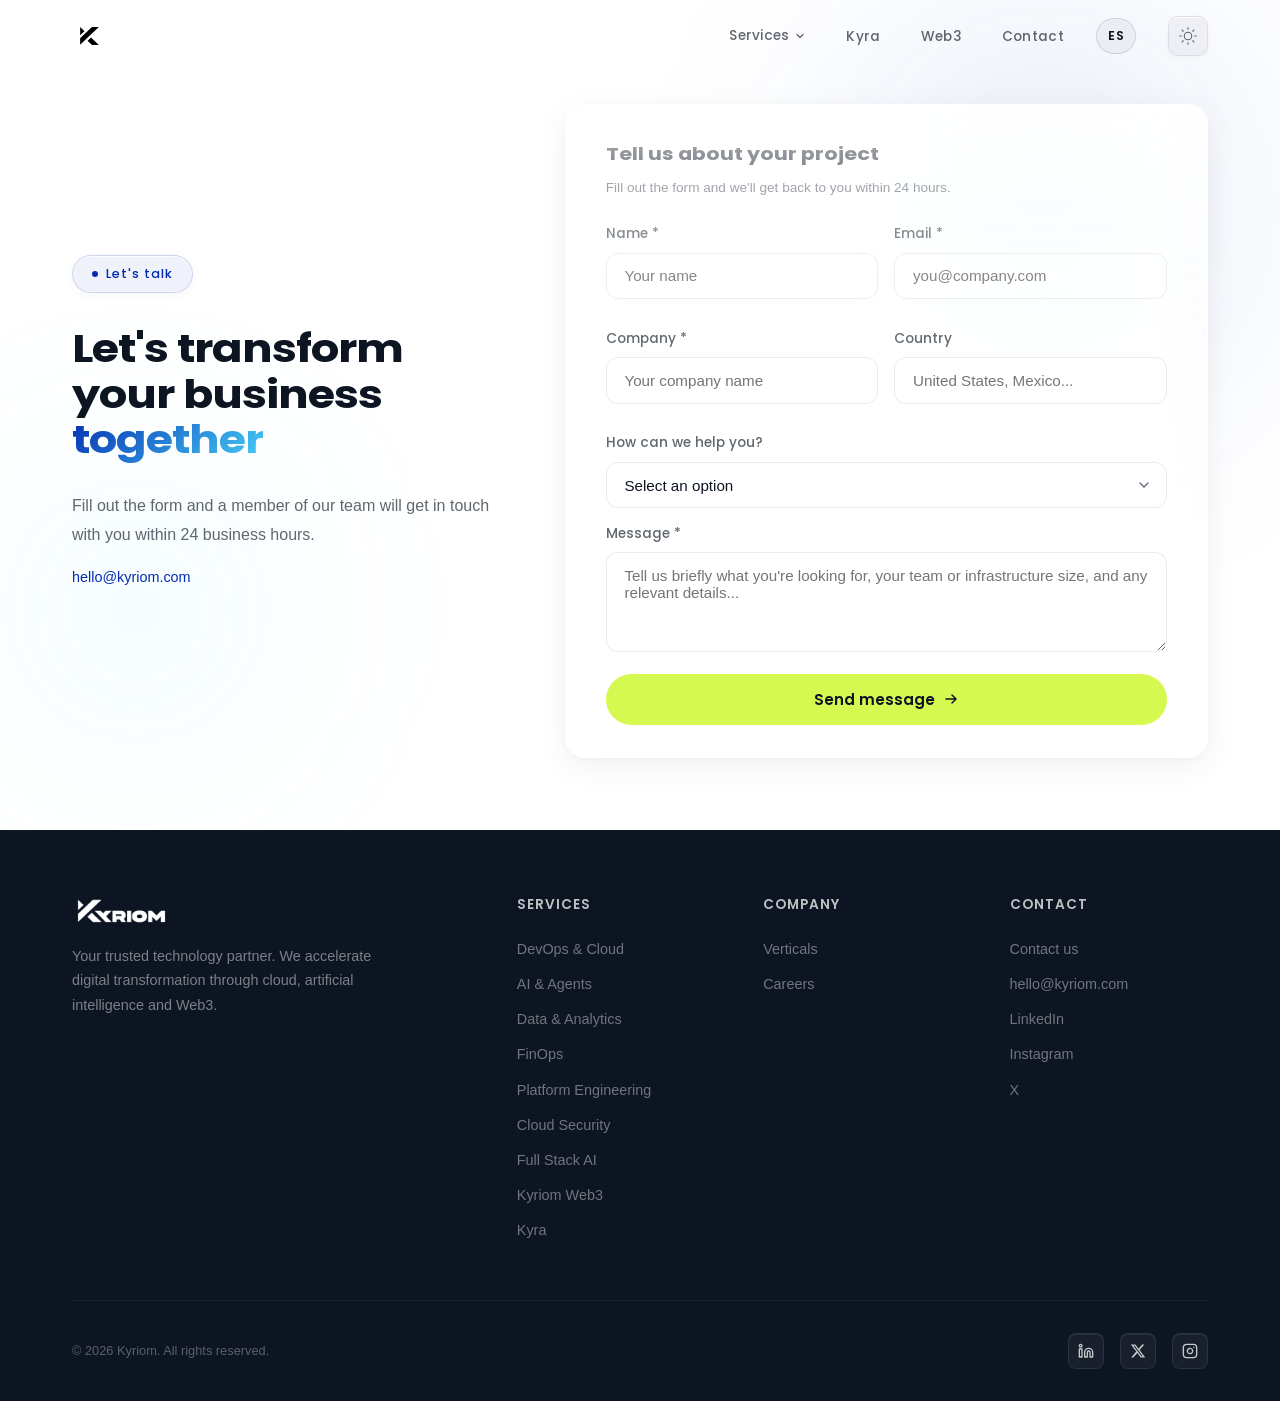
<file: contacto.html>
<!DOCTYPE html>
<html lang="es">
<head>
    <meta charset="UTF-8">
    <meta name="viewport" content="width=device-width, initial-scale=1.0">
    <title data-i18n="page.title.contacto">Contacto — Kyriom</title>
    <link rel="icon" type="image/png" href="Logo/Kyriom_Isologo-dark.png">
    <meta name="description" content="Contactá al equipo de Kyriom. Estamos listos para ayudarte a acelerar tu transformación digital con cloud, IA y DevOps.">
    <meta property="og:title" content="Contacto — Kyriom">
    <meta property="og:description" content="Hablemos de tu proyecto Cloud, IA o Web3. Escribinos y te respondemos con una propuesta concreta.">
    <meta property="og:type" content="website">
    <meta property="og:url" content="https://kyriom.com/contacto.html">
    <link rel="canonical" href="https://kyriom.com/contacto.html">
    <link rel="preconnect" href="https://fonts.googleapis.com">
    <link rel="preconnect" href="https://fonts.gstatic.com" crossorigin>
    <link href="https://fonts.googleapis.com/css2?family=Poppins:wght@300;400;500;600;700&display=swap" rel="stylesheet">
    <link href="https://api.fontshare.com/v2/css?f[]=satoshi@400,500,700&display=swap" rel="stylesheet">
    <link rel="stylesheet" href="styles.css">
    <style>
        .contact-layout {
            display: grid;
            grid-template-columns: 1fr 1.5fr;
            gap: 4rem;
            align-items: center;
            min-height: calc(100vh - 70px);
            padding: 5rem 0 3rem;
        }
        .contact-info { position: sticky; top: 7rem; }
        .contact-info h1 {
            font-family: var(--font-primary);
            font-weight: 700;
            font-size: clamp(1.9rem, 3.5vw, 2.8rem);
            line-height: 1.15;
            letter-spacing: -1px;
            margin-bottom: 1.25rem;
        }
        .contact-info h1 .gradient-text {
            background: linear-gradient(135deg, var(--klein-blue), var(--vivid-sky));
            -webkit-background-clip: text;
            -webkit-text-fill-color: transparent;
            background-clip: text;
        }
        .contact-info p {
            font-size: 1rem;
            color: var(--text-secondary);
            line-height: 1.8;
            margin-bottom: 2.5rem;
        }
        .contact-detail-list { display: flex; flex-direction: column; gap: 1rem; }
        .contact-detail-item {
            display: flex;
            align-items: center;
            gap: 1rem;
            padding: 1rem 1.25rem;
            border-radius: 14px;
            background: var(--bg-secondary);
            border: 1px solid var(--border);
            transition: border-color 0.3s;
        }
        .contact-detail-item:hover { border-color: var(--border-hover); }
        .contact-detail-icon {
            width: 40px; height: 40px;
            border-radius: 10px;
            background: rgba(2, 43, 176, 0.08);
            border: 1px solid rgba(2, 43, 176, 0.12);
            display: flex; align-items: center; justify-content: center;
            flex-shrink: 0;
            color: var(--klein-blue);
        }
        .contact-detail-label {
            font-family: var(--font-primary);
            font-size: 0.72rem;
            font-weight: 500;
            color: var(--text-tertiary);
            text-transform: uppercase;
            letter-spacing: 1px;
            margin-bottom: 0.15rem;
        }
        .contact-detail-value {
            font-family: var(--font-primary);
            font-size: 0.9rem;
            font-weight: 500;
            color: var(--text-primary);
        }
        .contact-detail-value a { color: var(--text-primary); transition: color 0.3s; }
        .contact-detail-value a:hover { color: var(--klein-blue); }

        /* Form card */
        .contact-form-card {
            padding: 2rem 2.5rem;
        }
        .contact-form-card h2 {
            font-family: var(--font-primary);
            font-weight: 700;
            font-size: 1.3rem;
            margin-bottom: 0.4rem;
        }
        .contact-form-card .form-subtitle {
            font-size: 0.85rem;
            color: var(--text-secondary);
            margin-bottom: 1.5rem;
        }
        .btn-submit {
            width: 100%;
            justify-content: center;
            font-size: 0.95rem;
            padding: 0.85rem 2rem;
        }
        .form-success {
            display: none;
            text-align: center;
            padding: 2rem;
        }
        .form-success-icon {
            width: 60px; height: 60px;
            border-radius: 50%;
            background: rgba(2, 43, 176, 0.08);
            border: 1px solid rgba(2, 43, 176, 0.2);
            display: flex; align-items: center; justify-content: center;
            margin: 0 auto 1.25rem;
            color: var(--klein-blue);
        }
        .form-success h3 { font-family: var(--font-primary); font-weight: 700; font-size: 1.3rem; margin-bottom: 0.5rem; }
        .form-success p { font-size: 0.95rem; color: var(--text-secondary); }

        .contact-form-card form .form-group { margin-bottom: 0.9rem; }
        .contact-form-card form .form-grid-2 { margin-bottom: 0.9rem; }
        .contact-form-card textarea.form-textarea { min-height: 100px; }
        .contact-info p { margin-bottom: 1rem; }

        @media (max-width: 1024px) {
            .contact-layout { grid-template-columns: 1fr; gap: 2.5rem; padding: 6rem 0 4rem; min-height: auto; }
            .contact-info { position: static; }
        }
    </style>
    <script src="i18n.js" defer></script>
</head>
<body>

<!-- ===== NAVIGATION ===== -->
<nav class="nav" id="nav">
    <div class="container">
        <a href="index.html" class="nav-logo">
            <img src="Logo/Kyriom_Isologo-dark.svg" alt="Kyriom" class="logo-light">
            <img src="Logo/Kyriom_Isologo-white.svg" alt="Kyriom" class="logo-dark">
        </a>
        <div class="nav-right">
            <ul class="nav-links" id="navLinks">
                <li class="nav-dropdown" id="navDropdown">
                    <a href="index.html#servicios" class="nav-dropdown-trigger">
                        <span data-i18n="nav.services">Servicios</span>
                        <svg width="12" height="12" viewBox="0 0 24 24" fill="none" stroke="currentColor" stroke-width="2.5" stroke-linecap="round" stroke-linejoin="round"><path d="M6 9l6 6 6-6"/></svg>
                    </a>
                    <div class="nav-dropdown-menu">
                        <a href="servicios/devops-cloud.html"><span class="dropdown-icon"><img src="icons/cloud.svg" width="16" height="16" class="icon icon-adaptive" alt=""></span><span data-i18n="nav.services.devops">DevOps &amp; Cloud</span></a>
                        <a href="servicios/ia-agentes.html"><span class="dropdown-icon"><img src="icons/cpu.svg" width="16" height="16" class="icon icon-adaptive" alt=""></span><span data-i18n="nav.services.ia">IA &amp; Agentes</span></a>
                        <a href="servicios/data-analytics.html"><span class="dropdown-icon"><img src="icons/bar-chart-2.svg" width="16" height="16" class="icon icon-adaptive" alt=""></span><span data-i18n="nav.services.data">Data &amp; Analytics</span></a>
                        <a href="servicios/finops.html"><span class="dropdown-icon"><img src="icons/trending-up.svg" width="16" height="16" class="icon icon-adaptive" alt=""></span><span data-i18n="nav.services.finops">FinOps</span></a>
                        <a href="servicios/Platformengineer.html"><span class="dropdown-icon"><img src="icons/server.svg" width="16" height="16" class="icon icon-adaptive" alt=""></span><span data-i18n="nav.services.platform">Platform Engineering</span></a>
                        <a href="servicios/Cloudsecurity.html"><span class="dropdown-icon"><img src="icons/shield.svg" width="16" height="16" class="icon icon-adaptive" alt=""></span><span data-i18n="nav.services.security">Cloud Security</span></a>
                        <a href="servicios/full-stack-ai.html"><span class="dropdown-icon"><img src="icons/layers.svg" width="16" height="16" class="icon icon-adaptive" alt=""></span><span data-i18n="nav.services.fullstackai">Full Stack AI</span></a>
                    </div>
                </li>
                <li><a href="kyra.html" data-i18n="nav.kyra">Kyra</a></li>
                <li><a href="servicios/web3.html" class="nav-web3" data-i18n="nav.web3">Web3</a></li>
                <li><a href="contacto.html" data-i18n="nav.contact">Contacto</a></li>
            </ul>
            <button class="lang-toggle" id="langToggle" data-i18n-aria="nav.lang.toggle" aria-label="Cambiar idioma"><span data-lang-current>EN</span></button>
            <button class="theme-toggle" id="themeToggle" data-i18n-aria="nav.theme.toggle" aria-label="Toggle theme">
                <svg class="icon-sun" width="18" height="18" viewBox="0 0 24 24" fill="none" stroke="currentColor" stroke-width="1.5" stroke-linecap="round"><circle cx="12" cy="12" r="5"/><path d="M12 1v2M12 21v2M4.22 4.22l1.42 1.42M18.36 18.36l1.42 1.42M1 12h2M21 12h2M4.22 19.78l1.42-1.42M18.36 5.64l1.42-1.42"/></svg>
                <svg class="icon-moon" width="18" height="18" viewBox="0 0 24 24" fill="none" stroke="currentColor" stroke-width="1.5" stroke-linecap="round"><path d="M21 12.79A9 9 0 1111.21 3 7 7 0 0021 12.79z"/></svg>
            </button>
            <button class="nav-toggle" id="navToggle" data-i18n-aria="nav.menu.toggle" aria-label="Toggle menu">
                <span></span><span></span><span></span>
            </button>
        </div>
    </div>
</nav>

<!-- ===== HERO BG ===== -->
<div style="position:fixed;inset:0;z-index:-1;pointer-events:none;overflow:hidden;">
    <div class="hero-orb" style="width:600px;height:600px;background:radial-gradient(circle,var(--hero-orb1),transparent 70%);top:-10%;right:-5%;filter:blur(100px);animation:orbFloat 20s ease-in-out infinite;border-radius:50%;position:absolute;"></div>
    <div class="hero-orb" style="width:400px;height:400px;background:radial-gradient(circle,var(--hero-orb3),transparent 70%);bottom:10%;left:-5%;filter:blur(100px);animation:orbFloat 20s ease-in-out infinite;animation-delay:-10s;border-radius:50%;position:absolute;"></div>
</div>

<!-- ===== CONTACT LAYOUT ===== -->
<div class="container">
    <div class="contact-layout">

        <!-- LEFT: Info -->
        <div class="contact-info reveal">
            <div class="hero-badge" style="margin-bottom: 1.5rem;">
                <span class="hero-badge-dot"></span>
                <span data-i18n="contact.hero.badge">Hablemos</span>
            </div>
            <h1 data-i18n-html="contact.hero.title">Transformemos<br>tu empresa <span class="gradient-text">juntos</span></h1>
            <p data-i18n="contact.hero.desc">Completá el formulario y un miembro de nuestro equipo se pondrá en contacto con vos en menos de 24 horas hábiles.</p>
            <p style="margin-top:1rem;font-size:0.9rem;color:var(--text-secondary);">
                <a href="mailto:hello@kyriom.com" style="color:var(--klein-blue);font-weight:500;">hello@kyriom.com</a>
            </p>
        </div>

        <!-- RIGHT: Form -->
        <div class="contact-form-card glass reveal reveal-delay-1">
            <h2 data-i18n="contact.form.title">Contanos tu proyecto</h2>
            <p class="form-subtitle" data-i18n="contact.form.subtitle">Completá el formulario y nos ponemos en contacto en menos de 24 horas.</p>

            <form id="contactForm" action="https://formsubmit.co/ajax/hello@kyriom.com" method="POST">
                <!-- FormSubmit honeypot (anti-spam) -->
                <input type="text" name="_honey" style="display:none">
                <input type="hidden" name="_subject" value="Nuevo contacto desde Kyriom">
                <input type="hidden" name="_template" value="table">
                <input type="hidden" name="_captcha" value="false">
                <div class="form-grid-2">
                    <div class="form-group">
                        <label class="form-label" for="nombre" data-i18n="contact.form.name">Nombre *</label>
                        <input type="text" id="nombre" name="nombre" class="form-input" placeholder="Tu nombre" data-i18n-placeholder="contact.form.name.ph" required>
                    </div>
                    <div class="form-group">
                        <label class="form-label" for="email" data-i18n="contact.form.email">Email *</label>
                        <input type="email" id="email" name="email" class="form-input" placeholder="tu@empresa.com" data-i18n-placeholder="contact.form.email.ph" required>
                    </div>
                </div>
                <div class="form-grid-2">
                    <div class="form-group">
                        <label class="form-label" for="empresa" data-i18n="contact.form.company">Empresa *</label>
                        <input type="text" id="empresa" name="empresa" class="form-input" placeholder="Nombre de tu empresa" data-i18n-placeholder="contact.form.company.ph" required>
                    </div>
                    <div class="form-group">
                        <label class="form-label" for="pais" data-i18n="contact.form.country">País</label>
                        <input type="text" id="pais" name="pais" class="form-input" placeholder="Argentina, México..." data-i18n-placeholder="contact.form.country.ph">
                    </div>
                </div>
                <div class="form-group">
                    <label class="form-label" for="servicio" data-i18n="contact.form.service">¿En qué podemos ayudarte?</label>
                    <select id="servicio" name="servicio" class="form-select">
                        <option value="" disabled selected data-i18n="contact.form.service.placeholder">Seleccioná una opción</option>
                        <option value="cloud-devops" data-i18n="contact.form.service.cloud">Cloud &amp; DevOps</option>
                        <option value="ia-agentes" data-i18n="contact.form.service.ia">IA &amp; Agentes</option>
                        <option value="data-analytics" data-i18n="contact.form.service.data">Data &amp; Analytics</option>
                        <option value="finops" data-i18n="contact.form.service.finops">FinOps</option>
                        <option value="kyra" data-i18n="contact.form.service.kyra">Kyra</option>
                        <option value="otro" data-i18n="contact.form.service.other">Otro</option>
                    </select>
                </div>
                <div class="form-group">
                    <label class="form-label" for="mensaje" data-i18n="contact.form.message">Mensaje *</label>
                    <textarea id="mensaje" name="mensaje" class="form-textarea" placeholder="Contanos brevemente qué estás buscando, el tamaño de tu equipo o infraestructura, y cualquier detalle relevante..." data-i18n-placeholder="contact.form.message.ph" required></textarea>
                </div>
                <button type="submit" class="btn-primary btn-chartreuse btn-submit">
                    <span data-i18n="contact.form.submit">Enviar mensaje</span>
                    <svg width="16" height="16" viewBox="0 0 16 16" fill="none"><path d="M3 8h10m0 0L9 4m4 4L9 12" stroke="currentColor" stroke-width="1.5" stroke-linecap="round" stroke-linejoin="round"/></svg>
                </button>
            </form>

            <div class="form-success" id="formSuccess">
                <div class="form-success-icon">
                    <svg width="26" height="26" viewBox="0 0 24 24" fill="none"><path d="M22 11.08V12a10 10 0 11-5.93-9.14" stroke="currentColor" stroke-width="1.5" stroke-linecap="round"/><path d="M22 4L12 14.01l-3-3" stroke="currentColor" stroke-width="1.5" stroke-linecap="round" stroke-linejoin="round"/></svg>
                </div>
                <h3 data-i18n="contact.form.success.title">¡Mensaje enviado!</h3>
                <p data-i18n="contact.form.success.desc">Gracias por contactarnos. Nuestro equipo se pondrá en contacto con vos en menos de 24 horas hábiles.</p>
            </div>
        </div>

    </div>
</div>

<!-- ===== FOOTER ===== -->
<footer class="footer">
    <div class="container">
        <div class="footer-grid">
            <div class="footer-brand">
                <div class="footer-logo"><img src="Logo/kyriom_logo_white.png" alt="Kyriom"></div>
                <p data-i18n="footer.tagline">Tu socio de confianza tecnológico. Aceleramos la transformación digital a través de cloud, inteligencia artificial y Web3.</p>
            </div>
            <div class="footer-col">
                <h4 data-i18n="footer.services">Servicios</h4>
                <ul>
                    <li><a href="servicios/devops-cloud.html" data-i18n="nav.services.devops">DevOps &amp; Cloud</a></li>
                    <li><a href="servicios/ia-agentes.html" data-i18n="nav.services.ia">IA &amp; Agentes</a></li>
                    <li><a href="servicios/data-analytics.html" data-i18n="nav.services.data">Data &amp; Analytics</a></li>
                    <li><a href="servicios/finops.html" data-i18n="nav.services.finops">FinOps</a></li>
                    <li><a href="servicios/Platformengineer.html" data-i18n="nav.services.platform">Platform Engineering</a></li>
                    <li><a href="servicios/Cloudsecurity.html" data-i18n="nav.services.security">Cloud Security</a></li>
                    <li><a href="servicios/full-stack-ai.html" data-i18n="nav.services.fullstackai">Full Stack AI</a></li>
                    <li><a href="servicios/web3.html" data-i18n="nav.services.web3">Kyriom Web3</a></li>
                    <li><a href="kyra.html" data-i18n="nav.kyra">Kyra</a></li>
                </ul>
            </div>
            <div class="footer-col">
                <h4 data-i18n="footer.company">Empresa</h4>
                <ul>
                    <li><a href="index.html#verticales" data-i18n="footer.company.verticals">Verticales</a></li>
                    <li><a href="#" data-i18n="footer.company.careers">Empleos</a></li>
                </ul>
            </div>
            <div class="footer-col">
                <h4 data-i18n="footer.contact">Contacto</h4>
                <ul>
                    <li><a href="contacto.html" data-i18n="footer.contact.us">Contáctanos</a></li>
                    <li><a href="mailto:hello@kyriom.com">hello@kyriom.com</a></li>
                    <li><a href="https://www.linkedin.com/company/kyriom" target="_blank" rel="noopener">LinkedIn</a></li>
                    <li><a href="https://www.instagram.com/kyriom_cloud/" target="_blank" rel="noopener">Instagram</a></li>
                    <li><a href="#">X</a></li>
                </ul>
            </div>
        </div>
        <div class="footer-bottom">
            <p data-i18n="footer.rights">&copy; 2026 Kyriom. Todos los derechos reservados.</p>
            <div class="footer-socials">
                <a href="https://www.linkedin.com/company/kyriom" class="footer-social" aria-label="LinkedIn" target="_blank" rel="noopener"><img src="icons/linkedin.svg" width="16" height="16" class="icon icon-social" alt="LinkedIn"></a>
                <a href="#" class="footer-social" aria-label="X" target="_blank" rel="noopener"><img src="icons/x.svg" width="16" height="16" class="icon icon-social" alt="X"></a>
                <a href="https://www.instagram.com/kyriom_cloud/" class="footer-social" aria-label="Instagram" target="_blank" rel="noopener"><img src="icons/instagram.svg" width="16" height="16" class="icon icon-social" alt="Instagram"></a>
            </div>
        </div>
    </div>
</footer>

<script>
    const themeToggle = document.getElementById('themeToggle');
    const savedTheme = localStorage.getItem('kyriom-theme');
    if (savedTheme === 'dark') document.body.classList.add('dark');
    themeToggle.addEventListener('click', () => {
        document.body.classList.toggle('dark');
        localStorage.setItem('kyriom-theme', document.body.classList.contains('dark') ? 'dark' : 'light');
    });

    const observer = new IntersectionObserver((entries) => {
        entries.forEach(entry => {
            if (entry.isIntersecting) { entry.target.classList.add('visible'); observer.unobserve(entry.target); }
        });
    }, { threshold: 0.1, rootMargin: '0px 0px -50px 0px' });
    document.querySelectorAll('.reveal').forEach(el => observer.observe(el));

    const nav = document.getElementById('nav');
    window.addEventListener('scroll', () => { nav.classList.toggle('scrolled', window.pageYOffset > 50); }, { passive: true });

    const navToggle = document.getElementById('navToggle');
    const navLinks = document.getElementById('navLinks');
    navToggle.addEventListener('click', () => navLinks.classList.toggle('open'));
    navLinks.querySelectorAll("a").forEach(link => { link.addEventListener("click", () => navLinks.classList.remove("open")); });
    const navDropdown = document.getElementById("navDropdown");
    if (navDropdown) {
        navDropdown.querySelector(".nav-dropdown-trigger").addEventListener("click", function(e) {
            if (window.innerWidth <= 768) { e.preventDefault(); navDropdown.classList.toggle("open"); }
        });
        document.addEventListener("click", function(e) { if (!navDropdown.contains(e.target)) navDropdown.classList.remove("open"); });
    }

    // Form submission via FormSubmit AJAX → hello@kyriom.com
    (function() {
        const form = document.getElementById('contactForm');
        const successBox = document.getElementById('formSuccess');
        const submitBtn = form.querySelector('.btn-submit');
        let originalLabel = submitBtn ? submitBtn.innerHTML : '';

        form.addEventListener('submit', async function(e) {
            e.preventDefault();
            if (submitBtn) {
                originalLabel = submitBtn.innerHTML;
                submitBtn.disabled = true;
                submitBtn.innerHTML = (window.__KYRIOM_I18N__?.[window.getLang()]?.['contact.form.sending']) || 'Enviando...';
            }

            try {
                const data = new FormData(form);
                const res = await fetch(form.action, {
                    method: 'POST',
                    body: data,
                    headers: { 'Accept': 'application/json' }
                });
                const json = await res.json().catch(() => ({}));

                if (res.ok && (json.success === 'true' || json.success === true)) {
                    form.style.display = 'none';
                    successBox.style.display = 'block';
                    successBox.scrollIntoView({ behavior: 'smooth', block: 'center' });
                } else {
                    throw new Error(json.message || 'Error al enviar');
                }
            } catch (err) {
                if (submitBtn) {
                    submitBtn.disabled = false;
                    submitBtn.innerHTML = originalLabel;
                }
                alert((window.__KYRIOM_I18N__?.[window.getLang()]?.['contact.form.error']) || 'No pudimos enviar el mensaje. Intentá de nuevo o escribinos a hello@kyriom.com');
                console.error('FormSubmit error:', err);
            }
        });
    })();
</script>

</body>
</html>
</file>
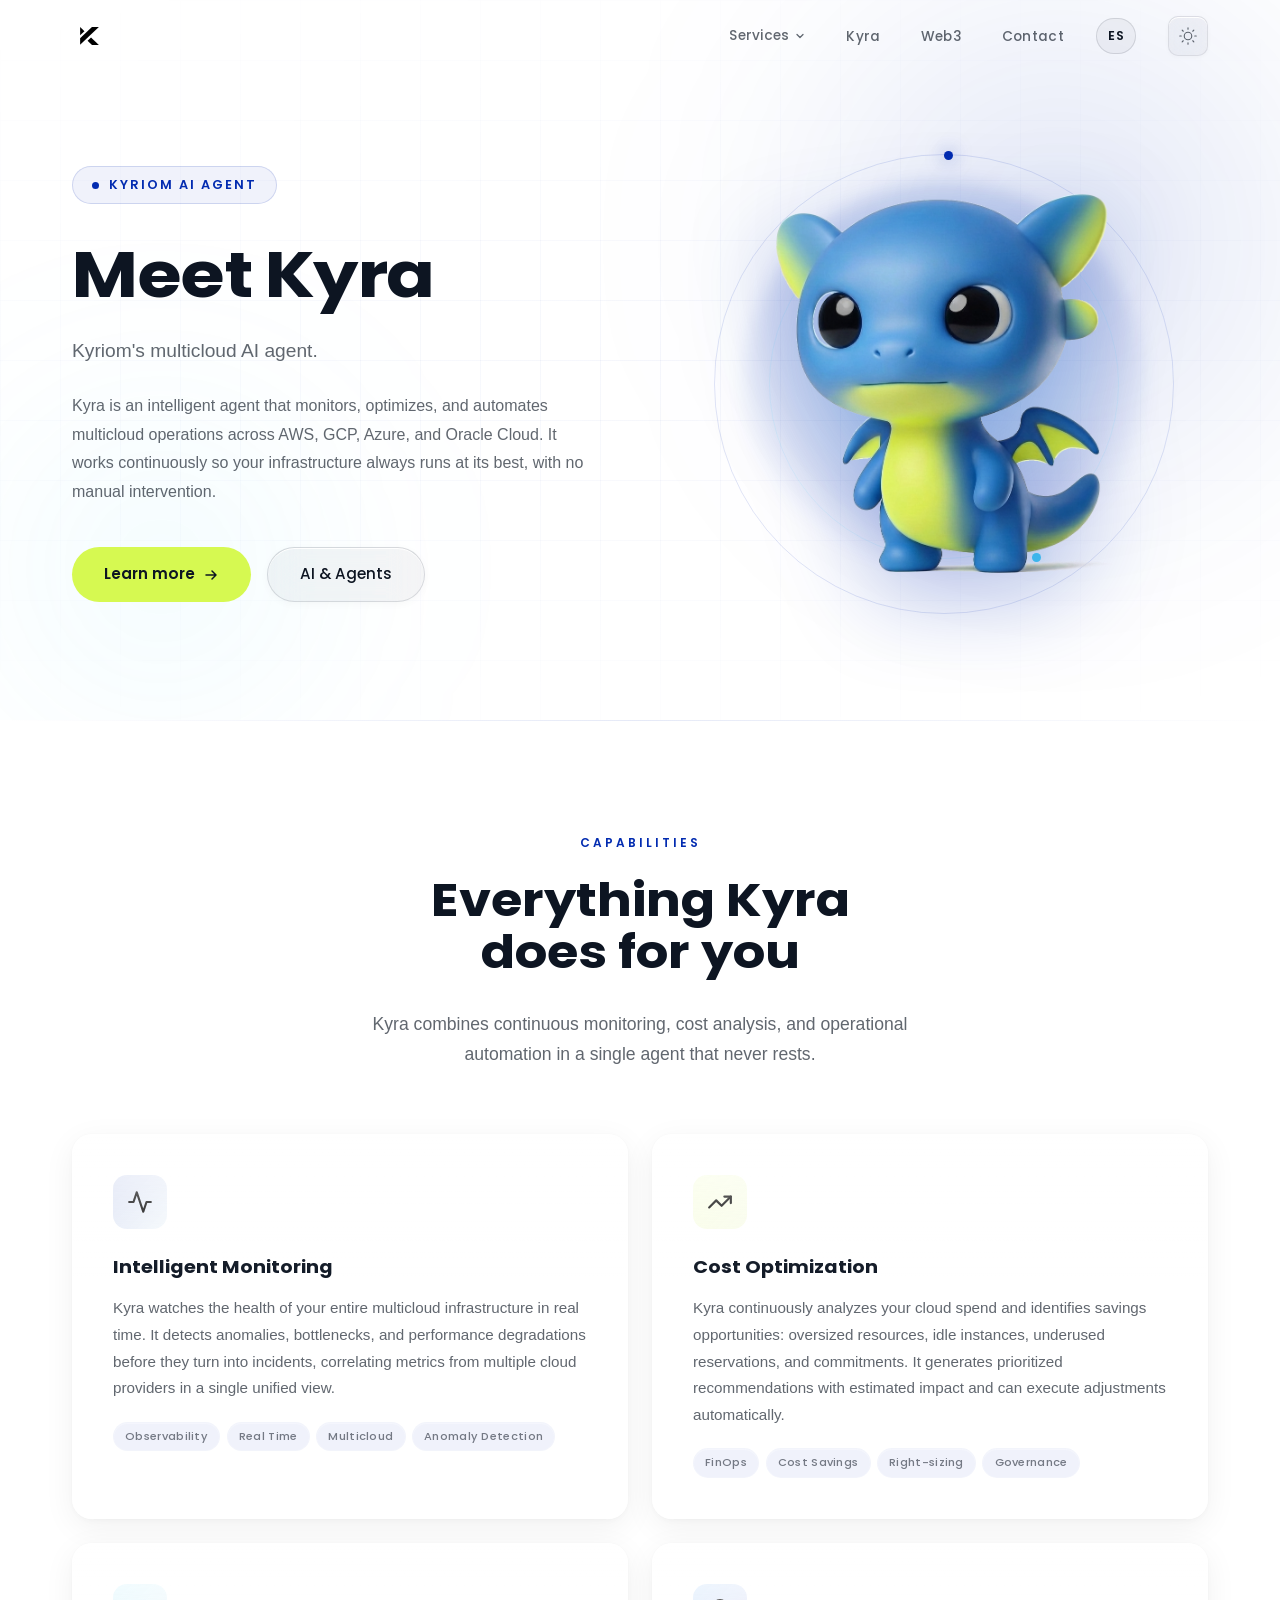
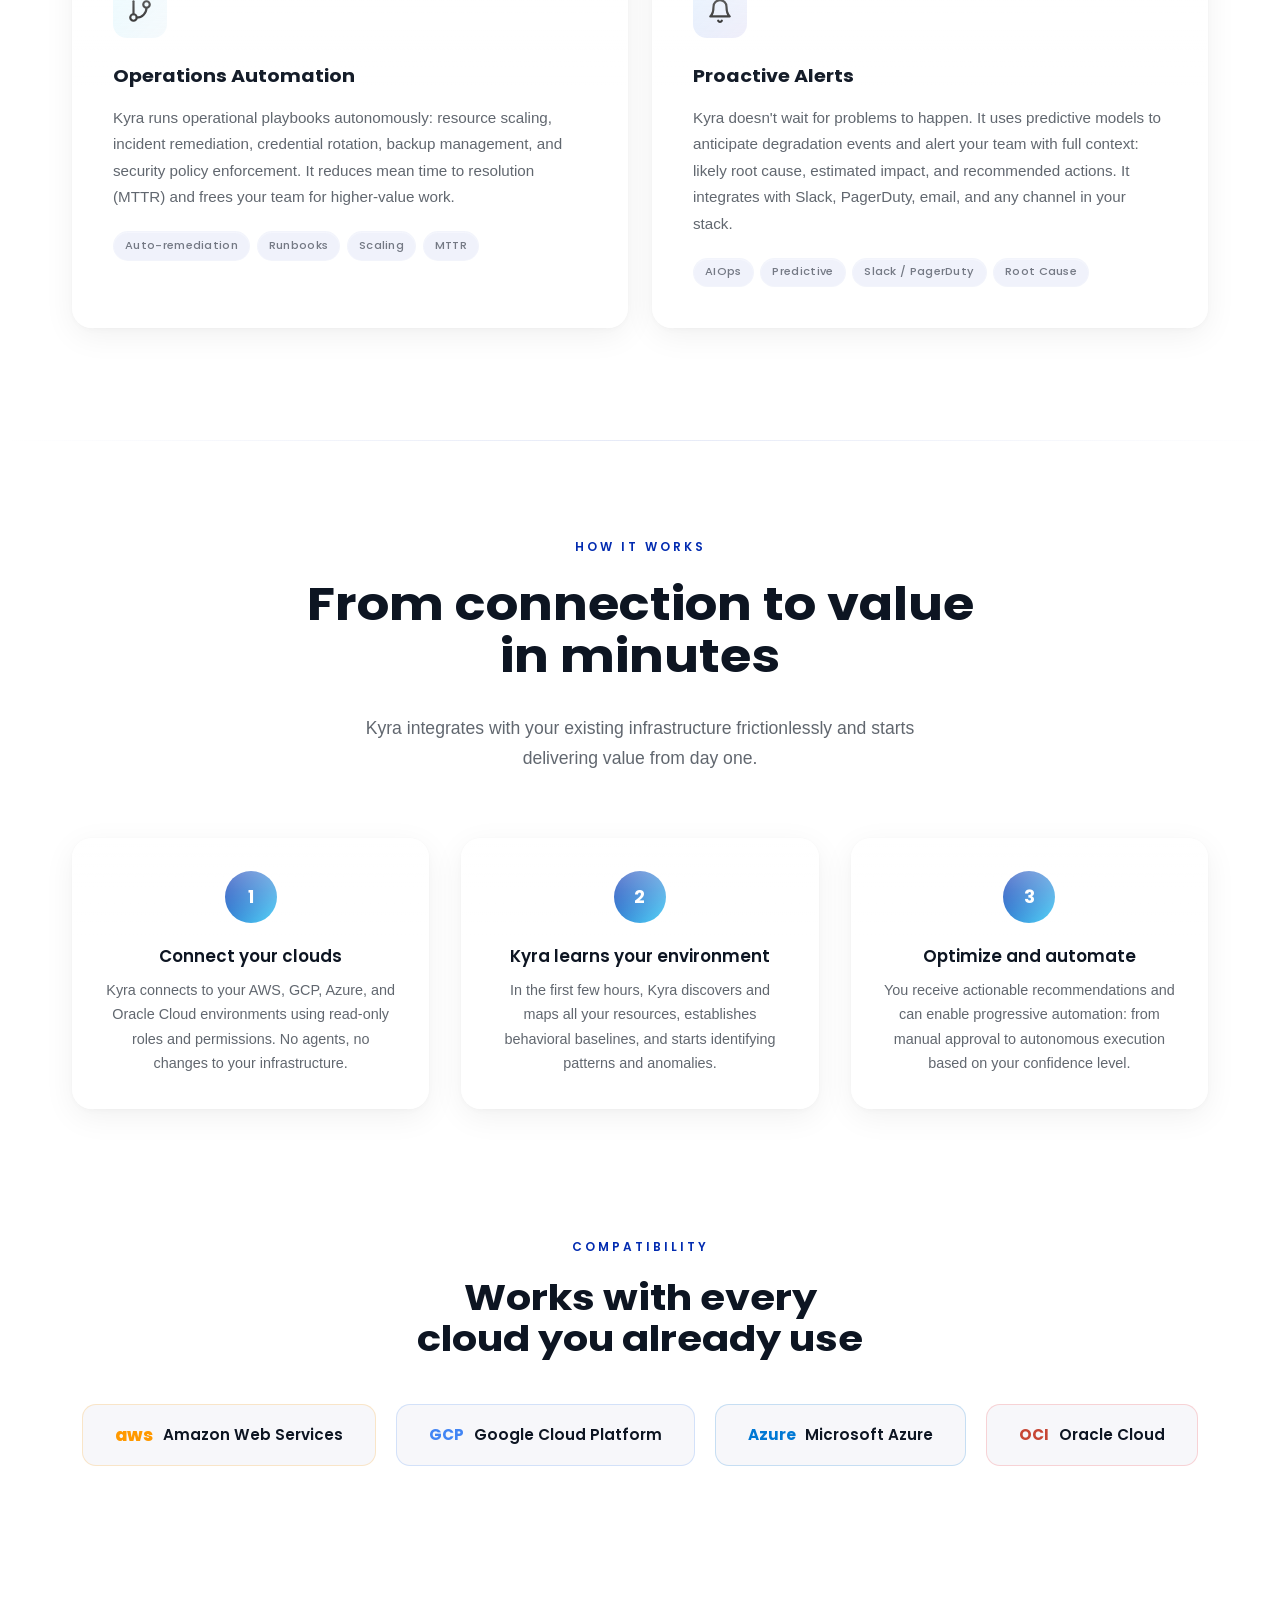
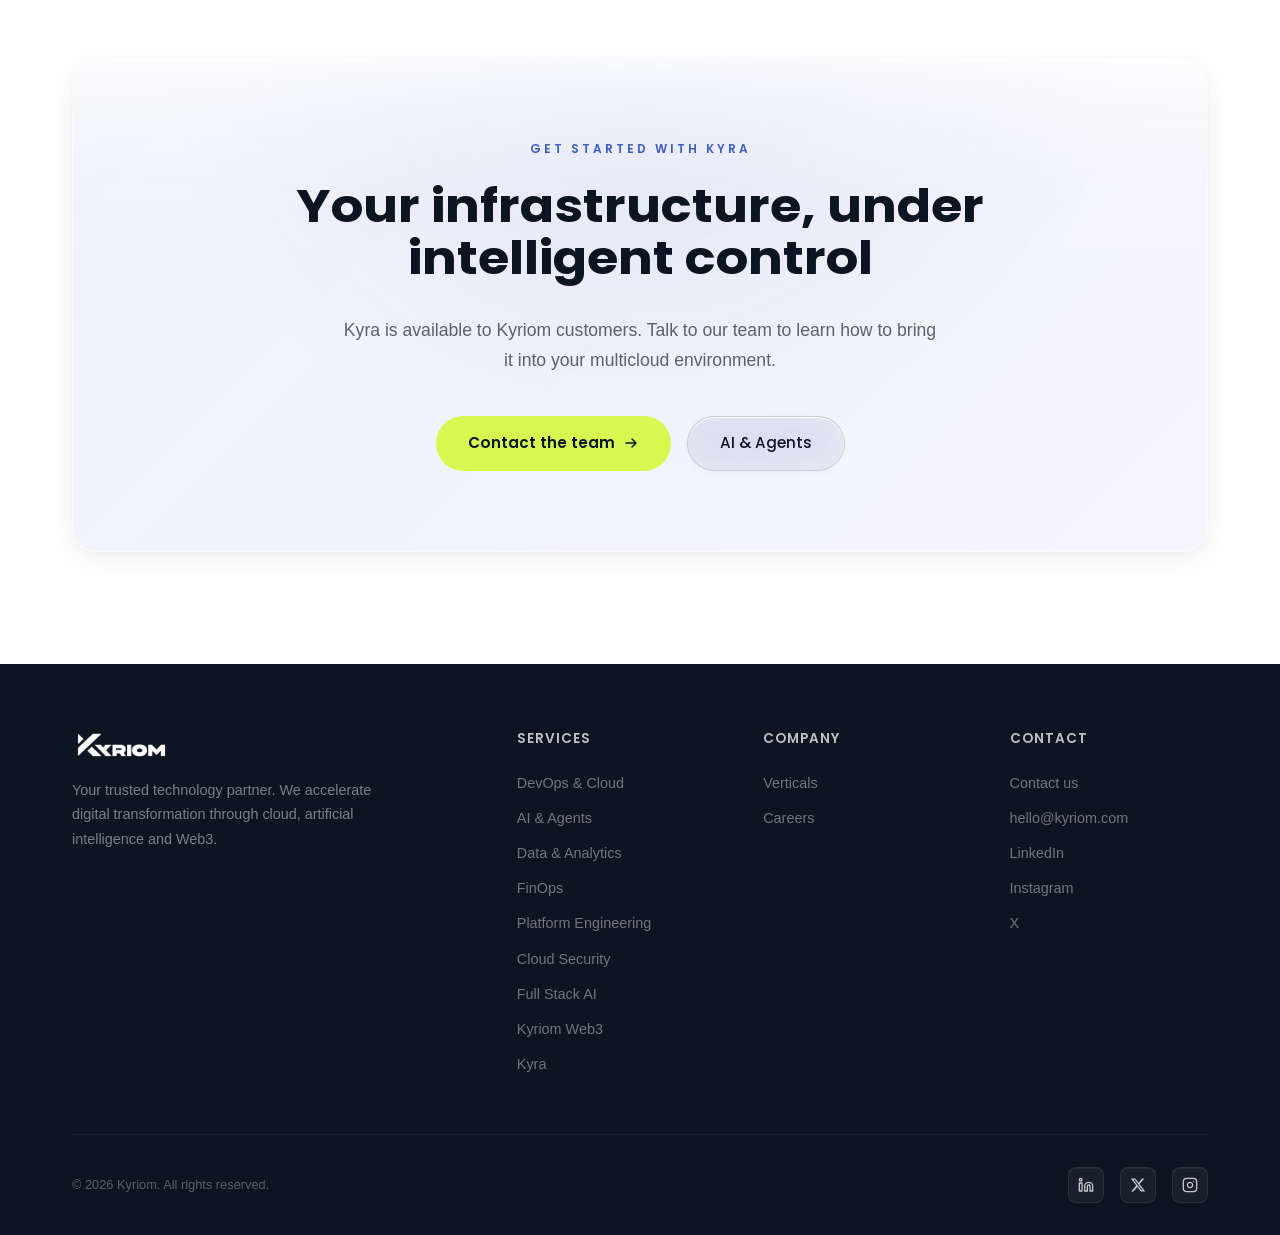
<file: kyra.html>
<!DOCTYPE html>
<html lang="es">
<head>
    <meta charset="UTF-8">
    <meta name="viewport" content="width=device-width, initial-scale=1.0">
    <title data-i18n="page.title.kyra">Kyra — El agente de IA multicloud de Kyriom</title>
    <link rel="icon" type="image/png" href="Logo/Kyriom_Isologo-dark.png">
    <meta name="description" content="Kyra es el agente de IA multicloud de Kyriom. Monitorea, optimiza y automatiza operaciones en AWS, GCP, Azure y Oracle Cloud de forma inteligente.">
    <meta property="og:title" content="Kyra — Agente de IA Multicloud · Kyriom">
    <meta property="og:description" content="Kyra es el agente de IA multicloud de Kyriom: monitorea, optimiza costos y automatiza operaciones en AWS, Azure, GCP y Oracle Cloud sin instalar agentes.">
    <meta property="og:type" content="website">
    <meta property="og:url" content="https://kyriom.com/kyra.html">
    <link rel="canonical" href="https://kyriom.com/kyra.html">
    <link rel="preconnect" href="https://fonts.googleapis.com">
    <link rel="preconnect" href="https://fonts.gstatic.com" crossorigin>
    <link href="https://fonts.googleapis.com/css2?family=Poppins:wght@300;400;500;600;700&display=swap" rel="stylesheet">
    <link href="https://api.fontshare.com/v2/css?f[]=satoshi@400,500,700&display=swap" rel="stylesheet">
    <link rel="stylesheet" href="styles.css">
    <style>
        /* Kyra-specific styles */
        .kyra-hero { min-height: 80vh; display: flex; align-items: center; padding: 8rem 0 5rem; position: relative; overflow: hidden; }
        .kyra-hero .hero-bg { position: absolute; inset: 0; z-index: 0; }
        .kyra-hero .container { position: relative; z-index: 1; display: grid; grid-template-columns: 1fr 1fr; gap: 5rem; align-items: center; }
        .kyra-hero-orb-a {
            width: 700px; height: 700px;
            background: radial-gradient(circle, rgba(2, 43, 176, 0.14), transparent 70%);
            top: -15%; right: -10%;
        }
        .kyra-hero-orb-b {
            width: 450px; height: 450px;
            background: radial-gradient(circle, rgba(73, 211, 248, 0.1), transparent 70%);
            bottom: -10%; left: -5%;
            animation-delay: -10s;
        }
        .kyra-name-badge {
            display: inline-flex;
            align-items: center;
            gap: 0.6rem;
            font-family: var(--font-primary);
            font-size: 0.8rem;
            font-weight: 600;
            letter-spacing: 2px;
            text-transform: uppercase;
            color: var(--badge-text);
            background: var(--badge-bg);
            border: 1px solid var(--badge-border);
            padding: 0.5rem 1.2rem;
            border-radius: 50px;
            margin-bottom: 2rem;
        }
        .kyra-name-badge-dot {
            width: 7px; height: 7px;
            background: var(--badge-text);
            border-radius: 50%;
            animation: pulse 2s ease-in-out infinite;
        }
        .kyra-visual {
            display: flex;
            justify-content: center;
            align-items: center;
        }
        .kyra-visual-wrap {
            width: 460px; height: 460px;
            position: relative;
            display: flex;
            align-items: center;
            justify-content: center;
        }
        .kyra-glow {
            position: absolute; inset: 6%;
            border-radius: 50%;
            background: radial-gradient(circle at 50% 42%, rgba(73,211,248,0.30), rgba(2,43,176,0.12) 55%, transparent 72%);
            filter: blur(8px);
        }
        .dark .kyra-glow {
            background: radial-gradient(circle at 50% 42%, rgba(73,211,248,0.28), rgba(214,249,81,0.08) 50%, transparent 72%);
        }
        .kyra-mascot-img {
            position: relative;
            z-index: 2;
            width: 76%;
            height: auto;
            filter: drop-shadow(0 26px 44px rgba(2,43,176,0.30));
            animation: kyraFloat 6s ease-in-out infinite;
        }
        @keyframes kyraFloat {
            0%, 100% { transform: translateY(0); }
            50% { transform: translateY(-16px); }
        }
        @media (prefers-reduced-motion: reduce) {
            .kyra-mascot-img { animation: none; }
        }
        .kyra-ring { position: absolute; border-radius: 50%; border: 1px solid rgba(2, 43, 176, 0.12); }
        .kyra-ring-1 { inset: 0; animation: ringRotate 28s linear infinite; }
        .kyra-ring-2 { inset: 12%; border-color: rgba(73, 211, 248, 0.1); animation: ringRotate 22s linear infinite reverse; }
        .kyra-ring-3 { inset: 24%; border-color: rgba(2, 43, 176, 0.08); animation: ringRotate 18s linear infinite; }
        .kyra-ring-dot {
            position: absolute;
            width: 9px; height: 9px;
            border-radius: 50%;
            background: var(--klein-blue);
            box-shadow: 0 0 18px rgba(2, 43, 176, 0.6);
        }
        .kyra-ring-1 .kyra-ring-dot { top: -4px; left: 50%; }
        .kyra-ring-2 .kyra-ring-dot { bottom: -4px; right: 22%; background: var(--vivid-sky); box-shadow: 0 0 18px rgba(73,211,248,0.6); }
        .kyra-ring-3 .kyra-ring-dot { top: 18%; left: -4px; }
        .dark .kyra-ring-3 .kyra-ring-dot { background: var(--chartreuse); box-shadow: 0 0 18px rgba(214,249,81,0.6); }
        .kyra-center {
            width: 130px; height: 130px;
            border-radius: 50%;
            background: linear-gradient(135deg, rgba(2, 43, 176, 0.15), rgba(25, 2, 176, 0.1));
            backdrop-filter: blur(20px);
            -webkit-backdrop-filter: blur(20px);
            border: 1px solid rgba(2, 43, 176, 0.25);
            display: flex;
            flex-direction: column;
            align-items: center;
            justify-content: center;
            gap: 0.25rem;
            position: relative;
            z-index: 2;
        }
        .kyra-center-name {
            font-family: var(--font-primary);
            font-weight: 800;
            font-size: 1.6rem;
            background: linear-gradient(135deg, var(--klein-blue), var(--vivid-sky));
            -webkit-background-clip: text;
            -webkit-text-fill-color: transparent;
            background-clip: text;
            letter-spacing: 2px;
        }
        .kyra-center-sub {
            font-family: var(--font-primary);
            font-size: 0.55rem;
            font-weight: 500;
            color: var(--text-tertiary);
            letter-spacing: 1.5px;
            text-transform: uppercase;
        }
        /* Cloud orbit chips */
        .kyra-cloud-chip {
            position: absolute;
            font-family: var(--font-primary);
            font-size: 0.65rem;
            font-weight: 700;
            padding: 0.3rem 0.75rem;
            border-radius: 50px;
            letter-spacing: 1px;
            white-space: nowrap;
        }
        .kyra-chip-aws { top: 6%; left: 50%; transform: translateX(-50%); background: rgba(255,153,0,0.1); border: 1px solid rgba(255,153,0,0.25); color: #FF9900; }
        .kyra-chip-gcp { top: 50%; right: 2%; transform: translateY(-50%); background: rgba(66,133,244,0.1); border: 1px solid rgba(66,133,244,0.2); color: #4285F4; }
        .kyra-chip-azure { bottom: 6%; left: 50%; transform: translateX(-50%); background: rgba(0,120,212,0.1); border: 1px solid rgba(0,120,212,0.2); color: #0078D4; }
        .kyra-chip-oracle { top: 50%; left: 2%; transform: translateY(-50%); background: rgba(244,0,0,0.08); border: 1px solid rgba(244,0,0,0.15); color: #F00; }

        /* Features grid */
        .kyra-features { padding: 7rem 0; }
        .kyra-features-grid { display: grid; grid-template-columns: repeat(2, 1fr); gap: 1.5rem; }
        .kyra-feature-card {
            padding: 2.5rem;
            transition: all 0.4s cubic-bezier(0.16, 1, 0.3, 1);
            position: relative;
            overflow: hidden;
        }
        .kyra-feature-card::before {
            content: '';
            position: absolute; top: 0; left: 0; right: 0; height: 2px;
            background: linear-gradient(90deg, transparent, var(--btn-primary-bg), transparent);
            opacity: 0; transition: opacity 0.4s;
        }
        .kyra-feature-card:hover::before { opacity: 1; }
        .kyra-feature-card:hover { background: var(--card-hover); transform: translateY(-4px); border-color: var(--border-hover); }
        .kyra-feature-icon {
            width: 54px; height: 54px;
            border-radius: 14px;
            display: flex; align-items: center; justify-content: center;
            margin-bottom: 1.5rem;
        }
        .kyra-feature-icon-1 { background: linear-gradient(135deg, rgba(2,43,176,0.15), rgba(112,173,212,0.08)); }
        .kyra-feature-icon-2 { background: linear-gradient(135deg, rgba(214,249,81,0.15), rgba(173,214,0,0.08)); }
        .kyra-feature-icon-3 { background: linear-gradient(135deg, rgba(73,211,248,0.15), rgba(112,173,212,0.08)); }
        .kyra-feature-icon-4 { background: linear-gradient(135deg, rgba(24,129,241,0.15), rgba(25,2,176,0.08)); }
        .kyra-feature-card h3 { font-family: var(--font-primary); font-weight: 700; font-size: 1.2rem; margin-bottom: 0.75rem; }
        .kyra-feature-card p { font-size: 0.95rem; color: var(--text-secondary); line-height: 1.75; }
        .kyra-feature-tags { display: flex; flex-wrap: wrap; gap: 0.4rem; margin-top: 1.25rem; }

        /* How it works */
        .kyra-how { padding: 6rem 0; }
        .kyra-how-steps { display: grid; grid-template-columns: repeat(3, 1fr); gap: 2rem; margin-top: 3.5rem; }
        .kyra-step { text-align: center; padding: 2rem; }
        .kyra-step-num {
            width: 52px; height: 52px;
            border-radius: 50%;
            background: linear-gradient(135deg, var(--klein-blue), var(--vivid-sky));
            display: flex; align-items: center; justify-content: center;
            margin: 0 auto 1.25rem;
            font-family: var(--font-primary);
            font-weight: 700;
            font-size: 1.1rem;
            color: #fff;
        }
        .dark .kyra-step-num { background: linear-gradient(135deg, var(--chartreuse), var(--vivid-sky)); color: var(--rich-black); }
        .kyra-step h4 { font-family: var(--font-primary); font-weight: 600; font-size: 1.05rem; margin-bottom: 0.5rem; }
        .kyra-step p { font-size: 0.9rem; color: var(--text-secondary); line-height: 1.7; }

        /* Clouds supported */
        .kyra-clouds { padding: 2rem 0 5rem; }
        .kyra-clouds-grid { display: flex; justify-content: center; gap: 1.25rem; flex-wrap: wrap; margin-top: 2.5rem; }
        .kyra-cloud-badge {
            padding: 1rem 2rem;
            border-radius: 14px;
            font-family: var(--font-primary);
            font-weight: 600;
            font-size: 0.95rem;
            border: 1px solid var(--border);
            background: var(--bg-secondary);
            transition: all 0.3s;
            display: flex; align-items: center; gap: 0.6rem;
        }
        .kyra-cloud-badge:hover { border-color: var(--border-hover); transform: translateY(-2px); }

        @media (max-width: 1024px) {
            .kyra-hero .container { grid-template-columns: 1fr; }
            .kyra-visual { order: -1; }
            .kyra-features-grid { grid-template-columns: 1fr; }
            .kyra-how-steps { grid-template-columns: 1fr; }
        }
        @media (max-width: 768px) {
            .kyra-visual-wrap { width: 300px; height: 300px; }
        }
    </style>
    <script src="i18n.js" defer></script>
</head>
<body>

<!-- ===== NAVIGATION ===== -->
<nav class="nav" id="nav">
    <div class="container">
        <a href="index.html" class="nav-logo">
            <img src="Logo/Kyriom_Isologo-dark.svg" alt="Kyriom" class="logo-light">
            <img src="Logo/Kyriom_Isologo-white.svg" alt="Kyriom" class="logo-dark">
        </a>
        <div class="nav-right">
            <ul class="nav-links" id="navLinks">
                <li class="nav-dropdown" id="navDropdown">
                    <a href="index.html#servicios" class="nav-dropdown-trigger">
                        <span data-i18n="nav.services">Servicios</span>
                        <svg width="12" height="12" viewBox="0 0 24 24" fill="none" stroke="currentColor" stroke-width="2.5" stroke-linecap="round" stroke-linejoin="round"><path d="M6 9l6 6 6-6"/></svg>
                    </a>
                    <div class="nav-dropdown-menu">
                        <a href="servicios/devops-cloud.html"><span class="dropdown-icon"><img src="icons/cloud.svg" width="16" height="16" class="icon icon-adaptive" alt=""></span><span data-i18n="nav.services.devops">DevOps &amp; Cloud</span></a>
                        <a href="servicios/ia-agentes.html"><span class="dropdown-icon"><img src="icons/cpu.svg" width="16" height="16" class="icon icon-adaptive" alt=""></span><span data-i18n="nav.services.ia">IA &amp; Agentes</span></a>
                        <a href="servicios/data-analytics.html"><span class="dropdown-icon"><img src="icons/bar-chart-2.svg" width="16" height="16" class="icon icon-adaptive" alt=""></span><span data-i18n="nav.services.data">Data &amp; Analytics</span></a>
                        <a href="servicios/finops.html"><span class="dropdown-icon"><img src="icons/trending-up.svg" width="16" height="16" class="icon icon-adaptive" alt=""></span><span data-i18n="nav.services.finops">FinOps</span></a>
                        <a href="servicios/Platformengineer.html"><span class="dropdown-icon"><img src="icons/server.svg" width="16" height="16" class="icon icon-adaptive" alt=""></span><span data-i18n="nav.services.platform">Platform Engineering</span></a>
                        <a href="servicios/Cloudsecurity.html"><span class="dropdown-icon"><img src="icons/shield.svg" width="16" height="16" class="icon icon-adaptive" alt=""></span><span data-i18n="nav.services.security">Cloud Security</span></a>
                        <a href="servicios/full-stack-ai.html"><span class="dropdown-icon"><img src="icons/layers.svg" width="16" height="16" class="icon icon-adaptive" alt=""></span><span data-i18n="nav.services.fullstackai">Full Stack AI</span></a>
                    </div>
                </li>
                <li><a href="kyra.html" data-i18n="nav.kyra">Kyra</a></li>
                <li><a href="servicios/web3.html" class="nav-web3" data-i18n="nav.web3">Web3</a></li>
                <li><a href="contacto.html" data-i18n="nav.contact">Contacto</a></li>
            </ul>
            <button class="lang-toggle" id="langToggle" data-i18n-aria="nav.lang.toggle" aria-label="Cambiar idioma"><span data-lang-current>EN</span></button>
            <button class="theme-toggle" id="themeToggle" data-i18n-aria="nav.theme.toggle" aria-label="Toggle theme">
                <svg class="icon-sun" width="18" height="18" viewBox="0 0 24 24" fill="none" stroke="currentColor" stroke-width="1.5" stroke-linecap="round"><circle cx="12" cy="12" r="5"/><path d="M12 1v2M12 21v2M4.22 4.22l1.42 1.42M18.36 18.36l1.42 1.42M1 12h2M21 12h2M4.22 19.78l1.42-1.42M18.36 5.64l1.42-1.42"/></svg>
                <svg class="icon-moon" width="18" height="18" viewBox="0 0 24 24" fill="none" stroke="currentColor" stroke-width="1.5" stroke-linecap="round"><path d="M21 12.79A9 9 0 1111.21 3 7 7 0 0021 12.79z"/></svg>
            </button>
            <button class="nav-toggle" id="navToggle" data-i18n-aria="nav.menu.toggle" aria-label="Toggle menu">
                <span></span><span></span><span></span>
            </button>
        </div>
    </div>
</nav>

<!-- ===== HERO ===== -->
<section class="kyra-hero">
    <div class="hero-bg">
        <div class="hero-orb kyra-hero-orb-a"></div>
        <div class="hero-orb kyra-hero-orb-b"></div>
        <div class="hero-grid"></div>
    </div>
    <div class="container">
        <div class="hero-content">
            <div class="kyra-name-badge reveal">
                <span class="kyra-name-badge-dot"></span>
                <span data-i18n="kyra.hero.badge">Kyriom AI Agent</span>
            </div>
            <h1 class="reveal reveal-delay-1" style="font-family: var(--font-primary); font-weight: 700; font-size: clamp(2.8rem, 6vw, 4.5rem); line-height: 1.08; letter-spacing: -1.5px; margin-bottom: 1.25rem;" data-i18n-html="kyra.hero.title">Conocé a <span class="gradient-text">Kyra</span></h1>
            <p style="font-size: 1.2rem; color: var(--text-secondary); max-width: 540px; margin-bottom: 1.5rem; line-height: 1.75;" class="reveal reveal-delay-1" data-i18n="kyra.hero.subtitle">El agente de IA multicloud de Kyriom.</p>
            <p style="font-size: 1rem; color: var(--text-secondary); max-width: 540px; margin-bottom: 2.5rem; line-height: 1.8;" class="reveal reveal-delay-2" data-i18n="kyra.hero.desc">Kyra es un agente inteligente que monitorea, optimiza y automatiza operaciones multicloud a través de AWS, GCP, Azure y Oracle Cloud. Trabaja de forma continua para que tu infraestructura opere siempre en su mejor versión, sin intervención manual.</p>
            <div class="hero-actions reveal reveal-delay-3">
                <a href="contacto.html" class="btn-primary btn-chartreuse">
                    <span data-i18n="kyra.hero.cta.primary">Conocer más</span>
                    <svg width="16" height="16" viewBox="0 0 16 16" fill="none"><path d="M3 8h10m0 0L9 4m4 4L9 12" stroke="currentColor" stroke-width="1.5" stroke-linecap="round" stroke-linejoin="round"/></svg>
                </a>
                <a href="servicios/ia-agentes.html" class="btn-secondary" data-i18n="kyra.hero.cta.secondary">IA &amp; Agentes</a>
            </div>
        </div>
        <div class="kyra-visual reveal reveal-delay-2">
            <div class="kyra-visual-wrap">
                <div class="kyra-glow"></div>
                <div class="kyra-ring kyra-ring-1"><div class="kyra-ring-dot"></div></div>
                <div class="kyra-ring kyra-ring-2"><div class="kyra-ring-dot"></div></div>
                <img src="assets/kyra_mascot.png" loading="lazy" decoding="async" alt="Kyra — asistente de IA de Kyriom" class="kyra-mascot-img">
            </div>
        </div>
    </div>
</section>

<div class="section-divider"></div>

<!-- ===== FEATURES ===== -->
<section class="kyra-features">
    <div class="container">
        <div class="services-header reveal">
            <div class="section-label" data-i18n="kyra.features.label">Capacidades</div>
            <h2 class="section-title" data-i18n-html="kyra.features.title">Todo lo que Kyra<br>hace por vos</h2>
            <p class="section-subtitle" data-i18n="kyra.features.subtitle">Kyra combina monitoreo continuo, análisis de costos y automatización operativa en un solo agente que nunca descansa.</p>
        </div>
        <div class="kyra-features-grid">
            <div class="kyra-feature-card glass reveal">
                <div class="kyra-feature-icon kyra-feature-icon-1">
                    <img src="icons/activity.svg" width="26" height="26" class="icon icon-adaptive" alt="">
                </div>
                <h3 data-i18n="kyra.feat1.title">Monitoreo Inteligente</h3>
                <p data-i18n="kyra.feat1.desc">Kyra observa en tiempo real el estado de toda tu infraestructura multicloud. Detecta anomalías, cuellos de botella y degradaciones de rendimiento antes de que se conviertan en incidentes, correlacionando métricas de múltiples proveedores cloud en una sola vista unificada.</p>
                <div class="kyra-feature-tags">
                    <span class="service-tag" data-i18n="kyra.feat1.tag1">Observabilidad</span>
                    <span class="service-tag" data-i18n="kyra.feat1.tag2">Tiempo Real</span>
                    <span class="service-tag" data-i18n="kyra.feat1.tag3">Multicloud</span>
                    <span class="service-tag" data-i18n="kyra.feat1.tag4">Anomaly Detection</span>
                </div>
            </div>
            <div class="kyra-feature-card glass reveal reveal-delay-1">
                <div class="kyra-feature-icon kyra-feature-icon-2">
                    <img src="icons/trending-up.svg" width="26" height="26" class="icon icon-adaptive" alt="">
                </div>
                <h3 data-i18n="kyra.feat2.title">Optimización de Costos</h3>
                <p data-i18n="kyra.feat2.desc">Kyra analiza continuamente tu consumo cloud e identifica oportunidades de ahorro: recursos sobredimensionados, instancias ociosas, reservas subutilizadas y compromisos de uso. Genera recomendaciones priorizadas con impacto estimado y puede ejecutar ajustes automáticamente.</p>
                <div class="kyra-feature-tags">
                    <span class="service-tag" data-i18n="kyra.feat2.tag1">FinOps</span>
                    <span class="service-tag" data-i18n="kyra.feat2.tag2">Cost Savings</span>
                    <span class="service-tag" data-i18n="kyra.feat2.tag3">Right-sizing</span>
                    <span class="service-tag" data-i18n="kyra.feat2.tag4">Governance</span>
                </div>
            </div>
            <div class="kyra-feature-card glass reveal reveal-delay-2">
                <div class="kyra-feature-icon kyra-feature-icon-3">
                    <img src="icons/git-branch.svg" width="26" height="26" class="icon icon-adaptive" alt="">
                </div>
                <h3 data-i18n="kyra.feat3.title">Automatización de Operaciones</h3>
                <p data-i18n="kyra.feat3.desc">Kyra ejecuta playbooks operativos de forma autónoma: escalado de recursos, remediación de incidentes, rotación de credenciales, gestión de backups y aplicación de políticas de seguridad. Reduce el tiempo medio de resolución (MTTR) y libera a tu equipo para tareas de mayor valor.</p>
                <div class="kyra-feature-tags">
                    <span class="service-tag" data-i18n="kyra.feat3.tag1">Auto-remediation</span>
                    <span class="service-tag" data-i18n="kyra.feat3.tag2">Runbooks</span>
                    <span class="service-tag" data-i18n="kyra.feat3.tag3">Scaling</span>
                    <span class="service-tag" data-i18n="kyra.feat3.tag4">MTTR</span>
                </div>
            </div>
            <div class="kyra-feature-card glass reveal reveal-delay-3">
                <div class="kyra-feature-icon kyra-feature-icon-4">
                    <img src="icons/bell.svg" width="26" height="26" class="icon icon-adaptive" alt="">
                </div>
                <h3 data-i18n="kyra.feat4.title">Alertas Proactivas</h3>
                <p data-i18n="kyra.feat4.desc">Kyra no espera a que los problemas ocurran. Utiliza modelos predictivos para anticipar eventos de degradación y alertar a tu equipo con contexto completo: causa raíz probable, impacto estimado y acciones recomendadas. Integra con Slack, PagerDuty, email y cualquier canal de tu stack.</p>
                <div class="kyra-feature-tags">
                    <span class="service-tag" data-i18n="kyra.feat4.tag1">AIOps</span>
                    <span class="service-tag" data-i18n="kyra.feat4.tag2">Predictive</span>
                    <span class="service-tag" data-i18n="kyra.feat4.tag3">Slack / PagerDuty</span>
                    <span class="service-tag" data-i18n="kyra.feat4.tag4">Root Cause</span>
                </div>
            </div>
        </div>
    </div>
</section>

<div class="section-divider"></div>

<!-- ===== CÓMO FUNCIONA ===== -->
<section class="kyra-how">
    <div class="container">
        <div class="services-header reveal">
            <div class="section-label" data-i18n="kyra.how.label">Cómo funciona</div>
            <h2 class="section-title" data-i18n-html="kyra.how.title">De la conexión al valor<br>en minutos</h2>
            <p class="section-subtitle" data-i18n="kyra.how.subtitle">Kyra se integra a tu infraestructura existente sin fricción y comienza a generar valor desde el primer día.</p>
        </div>
        <div class="kyra-how-steps">
            <div class="kyra-step glass reveal">
                <div class="kyra-step-num">1</div>
                <h4 data-i18n="kyra.how.step1.title">Conectá tus clouds</h4>
                <p data-i18n="kyra.how.step1.desc">Kyra se conecta a tu entorno AWS, GCP, Azure y Oracle Cloud mediante roles y permisos de solo lectura. Sin agentes, sin cambios en tu infraestructura.</p>
            </div>
            <div class="kyra-step glass reveal reveal-delay-1">
                <div class="kyra-step-num">2</div>
                <h4 data-i18n="kyra.how.step2.title">Kyra aprende tu entorno</h4>
                <p data-i18n="kyra.how.step2.desc">En las primeras horas Kyra descubre y mapea todos tus recursos, establece líneas base de comportamiento y comienza a identificar patrones y anomalías.</p>
            </div>
            <div class="kyra-step glass reveal reveal-delay-2">
                <div class="kyra-step-num">3</div>
                <h4 data-i18n="kyra.how.step3.title">Optimizá y automatizá</h4>
                <p data-i18n="kyra.how.step3.desc">Recibís recomendaciones accionables y podés habilitar la automatización progresiva: desde aprobación manual hasta ejecución autónoma según tu nivel de confianza.</p>
            </div>
        </div>
    </div>
</section>

<!-- ===== CLOUDS SUPPORTED ===== -->
<section class="kyra-clouds">
    <div class="container">
        <div style="text-align: center;" class="reveal">
            <div class="section-label" data-i18n="kyra.clouds.label">Compatibilidad</div>
            <h2 class="section-title" style="font-size: clamp(1.8rem, 4vw, 2.5rem);" data-i18n-html="kyra.clouds.title">Funciona con todos<br>los clouds que ya usás</h2>
        </div>
        <div class="kyra-clouds-grid">
            <div class="kyra-cloud-badge reveal" style="border-color: rgba(255,153,0,0.2);">
                <span style="color: #FF9900; font-size: 1.1rem; font-weight: 800;">aws</span>
                <span data-i18n="kyra.clouds.aws">Amazon Web Services</span>
            </div>
            <div class="kyra-cloud-badge reveal reveal-delay-1" style="border-color: rgba(66,133,244,0.2);">
                <span style="color: #4285F4; font-weight: 700;">GCP</span>
                <span data-i18n="kyra.clouds.gcp">Google Cloud Platform</span>
            </div>
            <div class="kyra-cloud-badge reveal reveal-delay-2" style="border-color: rgba(0,120,212,0.2);">
                <span style="color: #0078D4; font-weight: 700;">Azure</span>
                <span data-i18n="kyra.clouds.azure">Microsoft Azure</span>
            </div>
            <div class="kyra-cloud-badge reveal reveal-delay-3" style="border-color: rgba(244,0,0,0.15);">
                <span style="color: #C74634; font-weight: 700;">OCI</span>
                <span data-i18n="kyra.clouds.oracle">Oracle Cloud</span>
            </div>
        </div>
    </div>
</section>

<!-- ===== CTA ===== -->
<section class="cta">
    <div class="container">
        <div class="cta-container glass-strong reveal">
            <div class="section-label" data-i18n="kyra.cta.label">Empezá con Kyra</div>
            <h2 class="section-title" data-i18n-html="kyra.cta.title">Tu infraestructura, bajo<br>control inteligente</h2>
            <p class="section-subtitle" data-i18n="kyra.cta.desc">Kyra está disponible para clientes de Kyriom. Hablá con nuestro equipo para saber cómo integrarla en tu entorno multicloud.</p>
            <div class="cta-actions">
                <a href="contacto.html" class="btn-primary btn-chartreuse">
                    <span data-i18n="kyra.cta.primary">Contactar al equipo</span>
                    <svg width="16" height="16" viewBox="0 0 16 16" fill="none"><path d="M3 8h10m0 0L9 4m4 4L9 12" stroke="currentColor" stroke-width="1.5" stroke-linecap="round" stroke-linejoin="round"/></svg>
                </a>
                <a href="servicios/ia-agentes.html" class="btn-secondary" data-i18n="kyra.cta.secondary">IA &amp; Agentes</a>
            </div>
        </div>
    </div>
</section>

<!-- ===== FOOTER ===== -->
<footer class="footer">
    <div class="container">
        <div class="footer-grid">
            <div class="footer-brand">
                <div class="footer-logo"><img src="Logo/kyriom_logo_white.png" alt="Kyriom"></div>
                <p data-i18n="footer.tagline">Tu socio de confianza tecnológico. Aceleramos la transformación digital a través de cloud, inteligencia artificial y Web3.</p>
            </div>
            <div class="footer-col">
                <h4 data-i18n="footer.services">Servicios</h4>
                <ul>
                    <li><a href="servicios/devops-cloud.html" data-i18n="nav.services.devops">DevOps &amp; Cloud</a></li>
                    <li><a href="servicios/ia-agentes.html" data-i18n="nav.services.ia">IA &amp; Agentes</a></li>
                    <li><a href="servicios/data-analytics.html" data-i18n="nav.services.data">Data &amp; Analytics</a></li>
                    <li><a href="servicios/finops.html" data-i18n="nav.services.finops">FinOps</a></li>
                    <li><a href="servicios/Platformengineer.html" data-i18n="nav.services.platform">Platform Engineering</a></li>
                    <li><a href="servicios/Cloudsecurity.html" data-i18n="nav.services.security">Cloud Security</a></li>
                    <li><a href="servicios/full-stack-ai.html" data-i18n="nav.services.fullstackai">Full Stack AI</a></li>
                    <li><a href="servicios/web3.html" data-i18n="nav.services.web3">Kyriom Web3</a></li>
                    <li><a href="kyra.html" data-i18n="nav.kyra">Kyra</a></li>
                </ul>
            </div>
            <div class="footer-col">
                <h4 data-i18n="footer.company">Empresa</h4>
                <ul>
                    <li><a href="index.html#verticales" data-i18n="footer.company.verticals">Verticales</a></li>
                    <li><a href="#" data-i18n="footer.company.careers">Empleos</a></li>
                </ul>
            </div>
            <div class="footer-col">
                <h4 data-i18n="footer.contact">Contacto</h4>
                <ul>
                    <li><a href="contacto.html" data-i18n="footer.contact.us">Contáctanos</a></li>
                    <li><a href="mailto:hello@kyriom.com">hello@kyriom.com</a></li>
                    <li><a href="https://www.linkedin.com/company/kyriom" target="_blank" rel="noopener">LinkedIn</a></li>
                    <li><a href="https://www.instagram.com/kyriom_cloud/" target="_blank" rel="noopener">Instagram</a></li>
                    <li><a href="#">X</a></li>
                </ul>
            </div>
        </div>
        <div class="footer-bottom">
            <p data-i18n="footer.rights">&copy; 2026 Kyriom. Todos los derechos reservados.</p>
            <div class="footer-socials">
                <a href="https://www.linkedin.com/company/kyriom" class="footer-social" aria-label="LinkedIn" target="_blank" rel="noopener"><img src="icons/linkedin.svg" width="16" height="16" class="icon icon-social" alt="LinkedIn"></a>
                <a href="#" class="footer-social" aria-label="X" target="_blank" rel="noopener"><img src="icons/x.svg" width="16" height="16" class="icon icon-social" alt="X"></a>
                <a href="https://www.instagram.com/kyriom_cloud/" class="footer-social" aria-label="Instagram" target="_blank" rel="noopener"><img src="icons/instagram.svg" width="16" height="16" class="icon icon-social" alt="Instagram"></a>
            </div>
        </div>
    </div>
</footer>

<script>
    const themeToggle = document.getElementById('themeToggle');
    const savedTheme = localStorage.getItem('kyriom-theme');
    if (savedTheme === 'dark') document.body.classList.add('dark');
    themeToggle.addEventListener('click', () => {
        document.body.classList.toggle('dark');
        localStorage.setItem('kyriom-theme', document.body.classList.contains('dark') ? 'dark' : 'light');
    });

    const observer = new IntersectionObserver((entries) => {
        entries.forEach(entry => {
            if (entry.isIntersecting) { entry.target.classList.add('visible'); observer.unobserve(entry.target); }
        });
    }, { threshold: 0.1, rootMargin: '0px 0px -50px 0px' });
    document.querySelectorAll('.reveal').forEach(el => observer.observe(el));

    const nav = document.getElementById('nav');
    window.addEventListener('scroll', () => { nav.classList.toggle('scrolled', window.pageYOffset > 50); }, { passive: true });

    const navToggle = document.getElementById('navToggle');
    const navLinks = document.getElementById('navLinks');
    navToggle.addEventListener('click', () => navLinks.classList.toggle('open'));
    navLinks.querySelectorAll("a").forEach(link => { link.addEventListener("click", () => navLinks.classList.remove("open")); });
    const navDropdown = document.getElementById("navDropdown");
    if (navDropdown) {
        navDropdown.querySelector(".nav-dropdown-trigger").addEventListener("click", function(e) {
            if (window.innerWidth <= 768) { e.preventDefault(); navDropdown.classList.toggle("open"); }
        });
        document.addEventListener("click", function(e) { if (!navDropdown.contains(e.target)) navDropdown.classList.remove("open"); });
    }
</script>

</body>
</html>
</file>
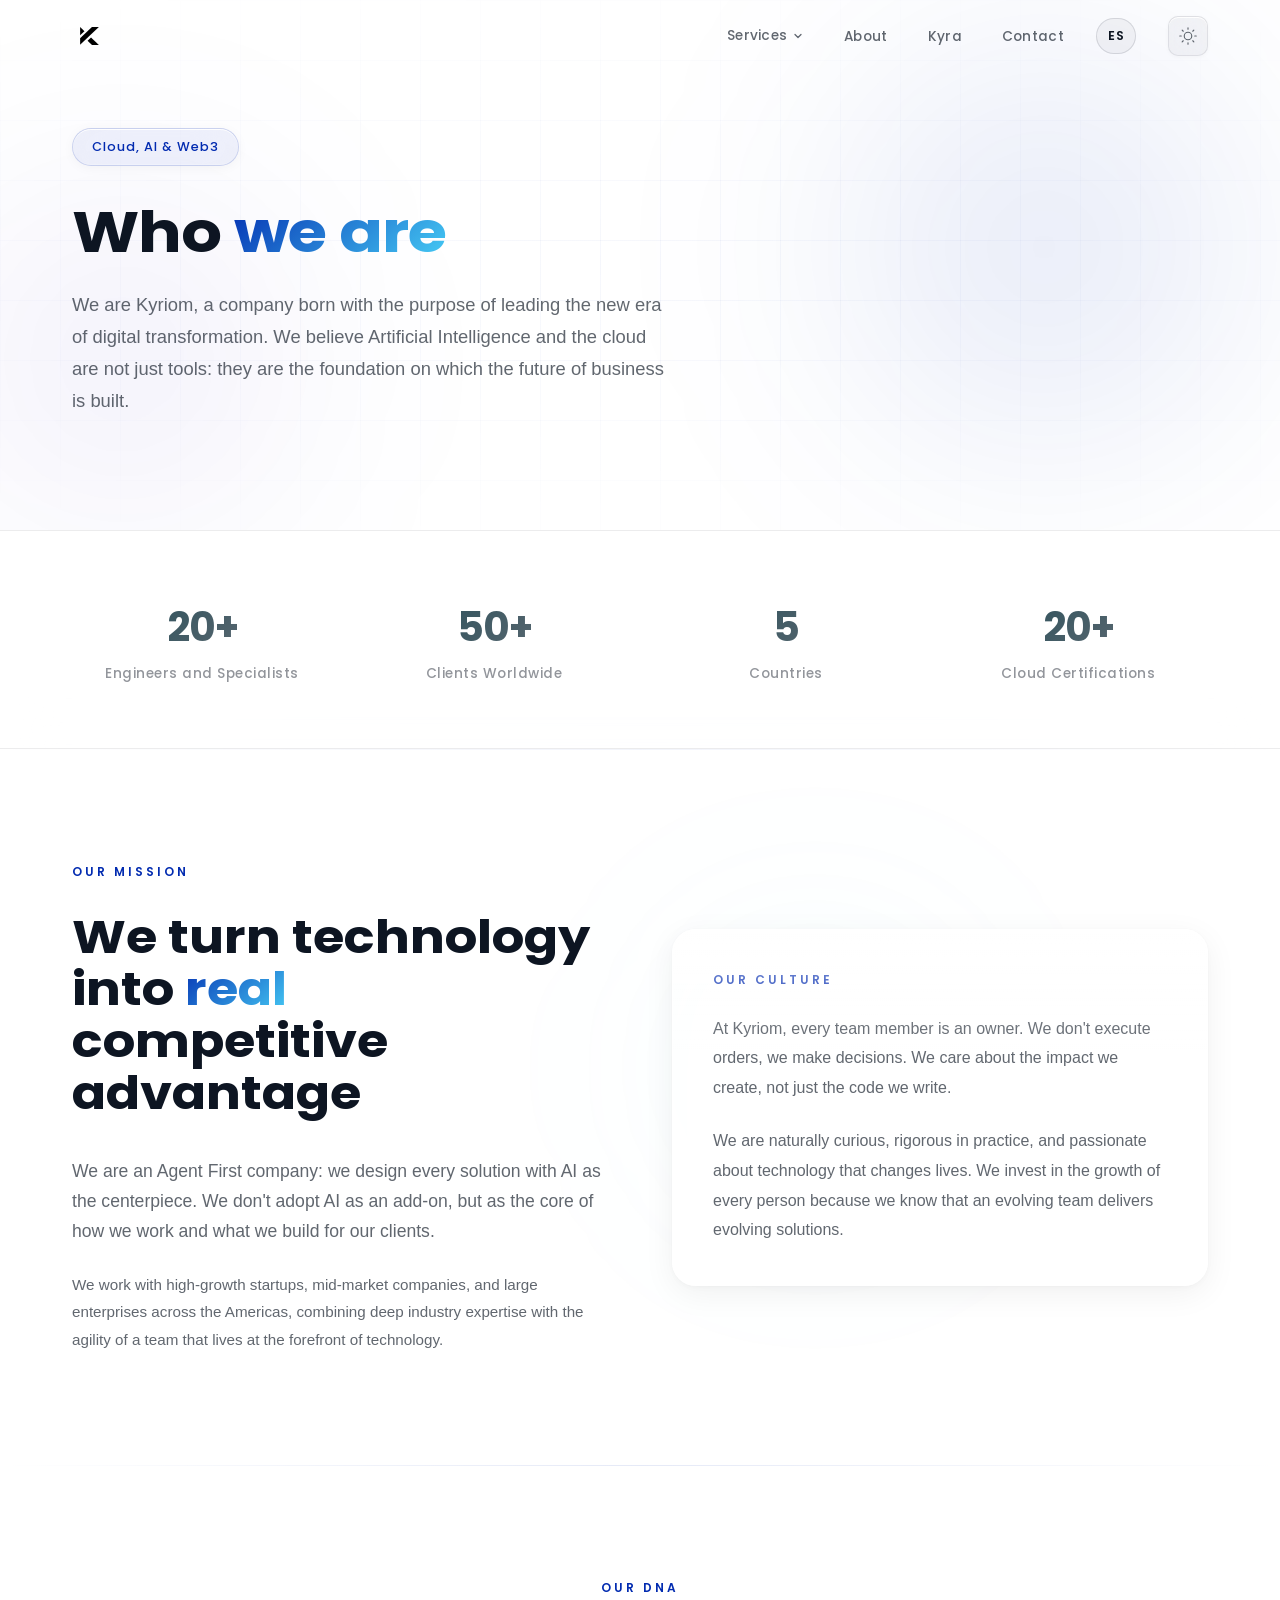
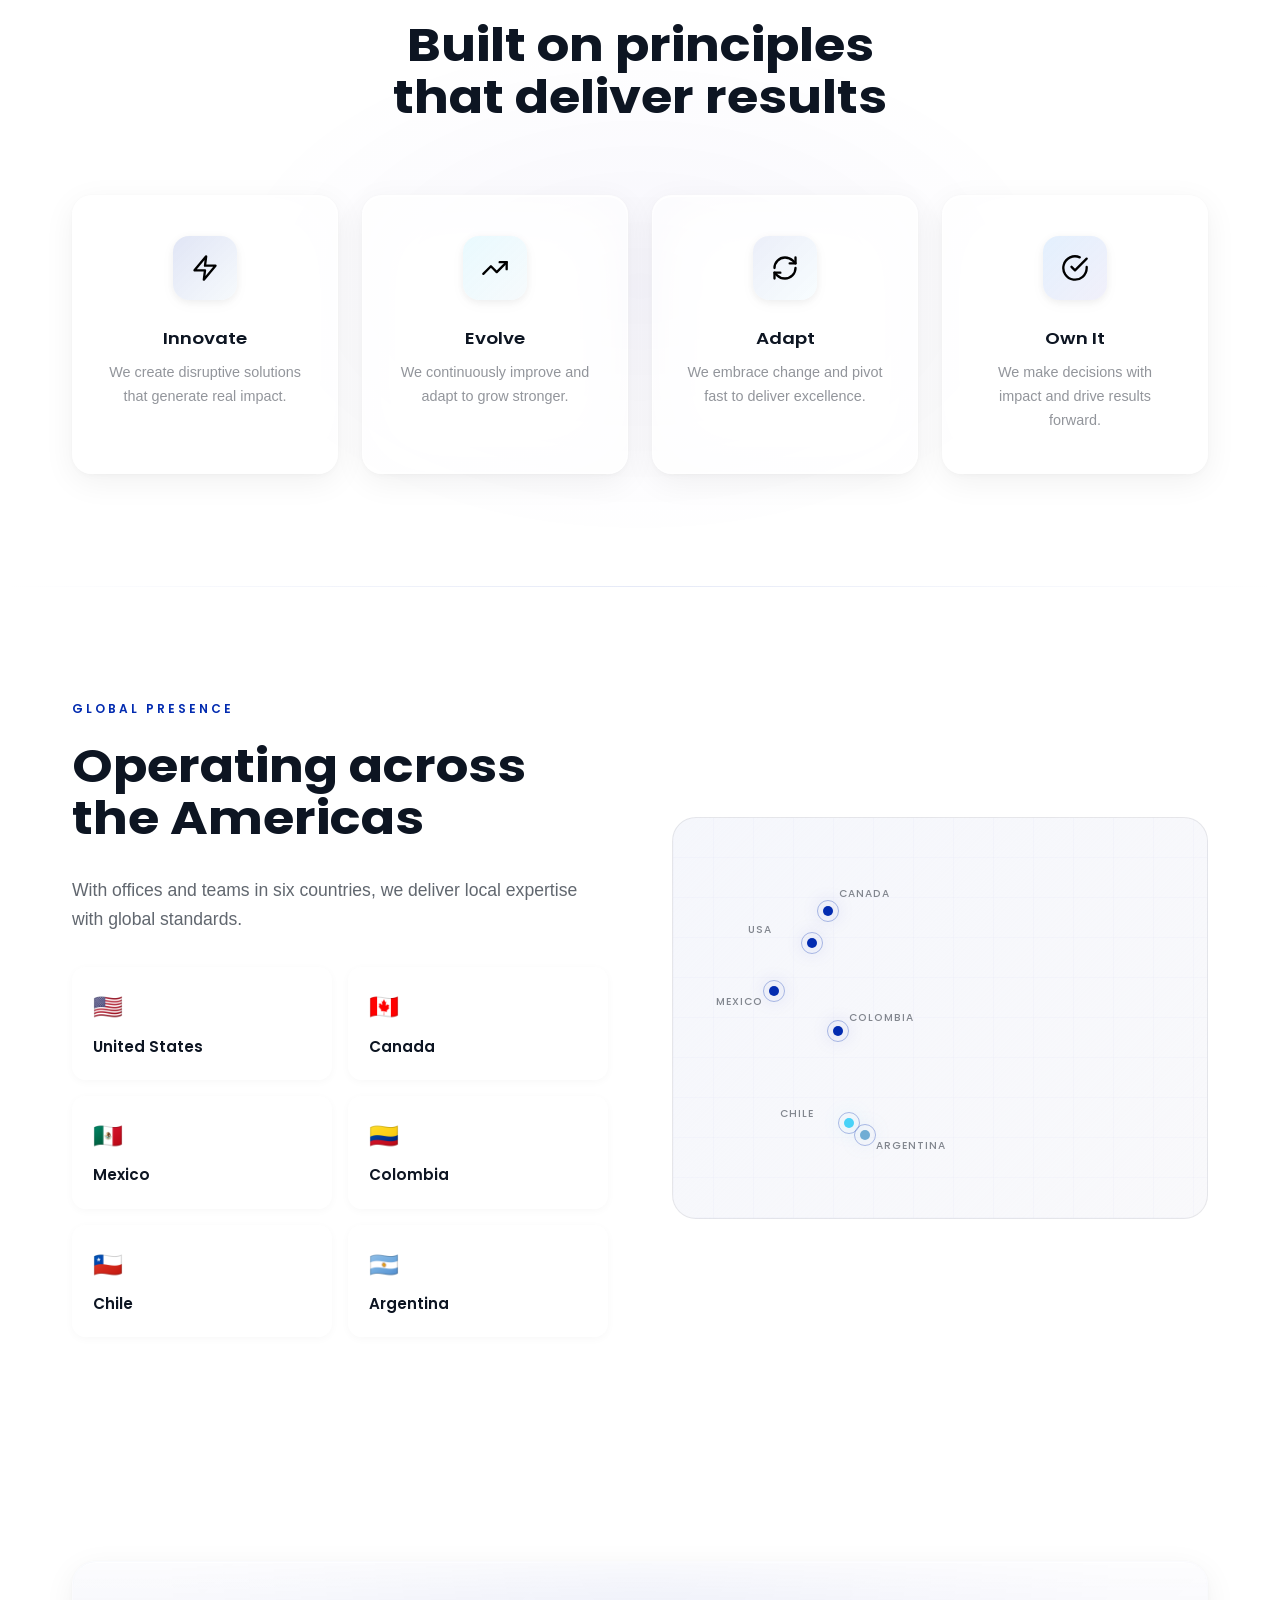
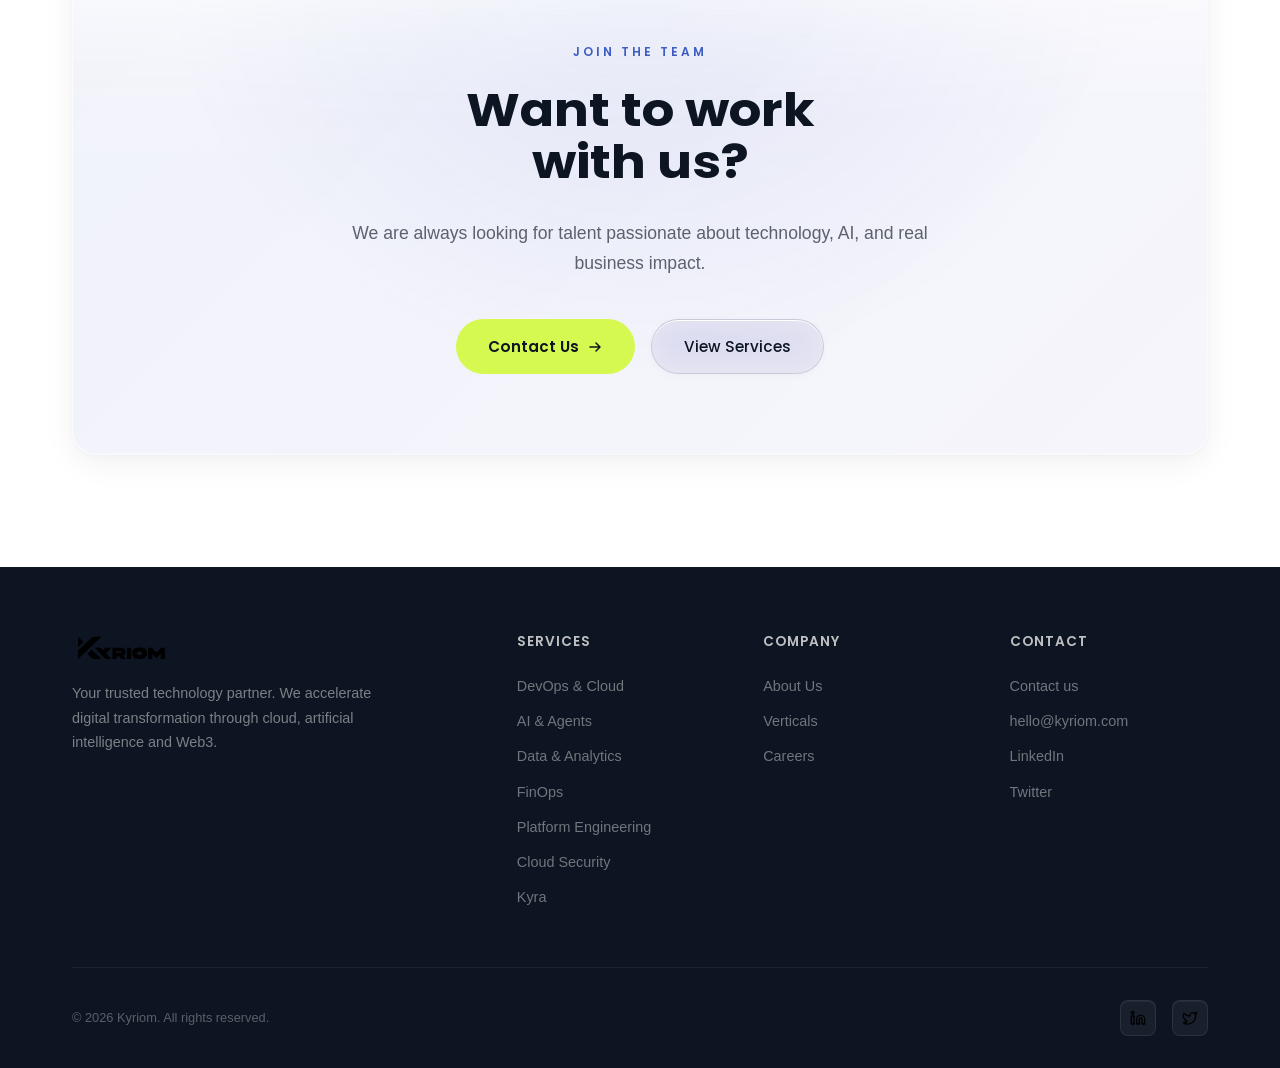
<file: nosotros.html>
<!DOCTYPE html>
<html lang="es">
<head>
    <meta charset="UTF-8">
    <meta name="viewport" content="width=device-width, initial-scale=1.0">
    <title data-i18n="page.title.nosotros">Nosotros — Kyriom</title>
    <link rel="icon" type="image/png" href="Logo/Kyriom_Isologo-dark.png">
    <meta name="description" content="Conocé a Kyriom, una empresa Agent First fundada para acelerar la transformación digital a través de cloud, IA y software a medida.">
    <link rel="preconnect" href="https://fonts.googleapis.com">
    <link rel="preconnect" href="https://fonts.gstatic.com" crossorigin>
    <link href="https://fonts.googleapis.com/css2?family=Poppins:wght@300;400;500;600;700&display=swap" rel="stylesheet">
    <link href="https://api.fontshare.com/v2/css?f[]=satoshi@400,500,700&display=swap" rel="stylesheet">
    <link rel="stylesheet" href="styles.css">
    <script src="i18n.js" defer></script>
</head>
<body>

<!-- ===== NAVIGATION ===== -->
<nav class="nav" id="nav">
    <div class="container">
        <a href="index.html" class="nav-logo">
            <img src="Logo/Kyriom_Isologo-dark.svg" alt="Kyriom" class="logo-light">
            <img src="Logo/Kyriom_Isologo-white.svg" alt="Kyriom" class="logo-dark">
        </a>
        <div class="nav-right">
            <ul class="nav-links" id="navLinks">
                <li class="nav-dropdown" id="navDropdown">
                    <a href="index.html#servicios" class="nav-dropdown-trigger">
                        <span data-i18n="nav.services">Servicios</span>
                        <svg width="12" height="12" viewBox="0 0 24 24" fill="none" stroke="currentColor" stroke-width="2.5" stroke-linecap="round" stroke-linejoin="round"><path d="M6 9l6 6 6-6"/></svg>
                    </a>
                    <div class="nav-dropdown-menu">
                        <a href="servicios/devops-cloud.html"><span class="dropdown-icon"><img src="icons/cloud.svg" width="16" height="16" class="icon icon-adaptive" alt=""></span><span data-i18n="nav.services.devops">DevOps &amp; Cloud</span></a>
                        <a href="servicios/ia-agentes.html"><span class="dropdown-icon"><img src="icons/cpu.svg" width="16" height="16" class="icon icon-adaptive" alt=""></span><span data-i18n="nav.services.ia">IA &amp; Agentes</span></a>
                        <a href="servicios/data-analytics.html"><span class="dropdown-icon"><img src="icons/bar-chart-2.svg" width="16" height="16" class="icon icon-adaptive" alt=""></span><span data-i18n="nav.services.data">Data &amp; Analytics</span></a>
                        <a href="servicios/finops.html"><span class="dropdown-icon"><img src="icons/trending-up.svg" width="16" height="16" class="icon icon-adaptive" alt=""></span><span data-i18n="nav.services.finops">FinOps</span></a>
                        <a href="servicios/Platformengineer.html"><span class="dropdown-icon"><img src="icons/server.svg" width="16" height="16" class="icon icon-adaptive" alt=""></span><span data-i18n="nav.services.platform">Platform Engineering</span></a>
                        <a href="servicios/Cloudsecurity.html"><span class="dropdown-icon"><img src="icons/shield.svg" width="16" height="16" class="icon icon-adaptive" alt=""></span><span data-i18n="nav.services.security">Cloud Security</span></a>
                    </div>
                </li>
                <li><a href="nosotros.html" data-i18n="nav.about">Nosotros</a></li>
                <li><a href="kyra.html" data-i18n="nav.kyra">Kyra</a></li>
                <li><a href="contacto.html" data-i18n="nav.contact">Contacto</a></li>
            </ul>
            <button class="lang-toggle" id="langToggle" data-i18n-aria="nav.lang.toggle" aria-label="Cambiar idioma"><span data-lang-current>EN</span></button>
            <button class="theme-toggle" id="themeToggle" data-i18n-aria="nav.theme.toggle" aria-label="Toggle theme">
                <svg class="icon-sun" width="18" height="18" viewBox="0 0 24 24" fill="none" stroke="currentColor" stroke-width="1.5" stroke-linecap="round"><circle cx="12" cy="12" r="5"/><path d="M12 1v2M12 21v2M4.22 4.22l1.42 1.42M18.36 18.36l1.42 1.42M1 12h2M21 12h2M4.22 19.78l1.42-1.42M18.36 5.64l1.42-1.42"/></svg>
                <svg class="icon-moon" width="18" height="18" viewBox="0 0 24 24" fill="none" stroke="currentColor" stroke-width="1.5" stroke-linecap="round"><path d="M21 12.79A9 9 0 1111.21 3 7 7 0 0021 12.79z"/></svg>
            </button>
            <button class="nav-toggle" id="navToggle" data-i18n-aria="nav.menu.toggle" aria-label="Toggle menu">
                <span></span><span></span><span></span>
            </button>
        </div>
    </div>
</nav>

<!-- ===== PAGE HERO ===== -->
<section class="page-hero">
    <div class="hero-bg">
        <div class="hero-orb hero-orb-1"></div>
        <div class="hero-orb hero-orb-2"></div>
        <div class="hero-grid"></div>
    </div>
    <div class="container">
        <div class="hero-badge reveal" data-i18n-html="about.hero.badge">
            <span class="hero-badge-dot"></span>
            Empresa Agent First
        </div>
        <h1 class="reveal reveal-delay-1" data-i18n-html="about.hero.title">Quiénes <span class="gradient-text">somos</span></h1>
        <p class="reveal reveal-delay-2" data-i18n="about.hero.desc">Somos Kyriom, una empresa nacida con el propósito de liderar la nueva era de transformación digital. Creemos que la Inteligencia Artificial y la nube no son solo herramientas: son la base sobre la que se construye el futuro de los negocios.</p>
    </div>
</section>

<!-- ===== MÉTRICAS ===== -->
<section class="stats-bar">
    <div class="container">
        <div class="stats-grid">
            <div class="stat-item reveal">
                <div class="stat-number" data-target="20">0+</div>
                <div class="stat-label" data-i18n="about.stats.engineers">Ingenieros y Especialistas</div>
            </div>
            <div class="stat-item reveal reveal-delay-1">
                <div class="stat-number" data-target="50">0+</div>
                <div class="stat-label" data-i18n="about.stats.clients">Clientes en el Mundo</div>
            </div>
            <div class="stat-item reveal reveal-delay-2">
                <div class="stat-number" data-target="5">0</div>
                <div class="stat-label" data-i18n="about.stats.countries">Países</div>
            </div>
            <div class="stat-item reveal reveal-delay-3">
                <div class="stat-number" data-target="20">0+</div>
                <div class="stat-label" data-i18n="about.stats.certs">Certificaciones Cloud</div>
            </div>
        </div>
    </div>
</section>

<div class="section-divider"></div>

<!-- ===== MISIÓN ===== -->
<section style="padding: 7rem 0; position: relative;">
    <div class="hero-bg" style="position:absolute;inset:0;z-index:0;pointer-events:none;">
        <div class="hero-orb hero-orb-3" style="top:20%;right:5%;"></div>
    </div>
    <div class="container" style="position:relative;z-index:1;">
        <div class="ai-grid">
            <div class="reveal">
                <div class="section-label" data-i18n="about.mission.label">Nuestra Misión</div>
                <h2 class="section-title" data-i18n-html="about.mission.title">Convertimos tecnología<br>en ventaja competitiva <span style="background: linear-gradient(135deg, var(--klein-blue), var(--vivid-sky)); -webkit-background-clip: text; -webkit-text-fill-color: transparent; background-clip: text;">real</span></h2>
                <p class="section-subtitle" style="margin-bottom: 1.5rem;" data-i18n="about.mission.desc1">Somos una empresa Agent First: diseñamos cada solución con la IA como protagonista. No adoptamos IA como un add-on, sino como el núcleo de nuestra forma de trabajar y de lo que construimos para nuestros clientes.</p>
                <p style="font-size: 0.95rem; color: var(--text-secondary); line-height: 1.8;" data-i18n="about.mission.desc2">Trabajamos con startups de alto crecimiento, empresas medianas y grandes corporaciones en toda América, combinando el conocimiento profundo de cada industria con la agilidad de un equipo que vive en la vanguardia tecnológica.</p>
            </div>
            <div class="reveal reveal-delay-2">
                <div class="glass-strong" style="padding: 2.5rem; border-radius: 24px;">
                    <div class="section-label" style="margin-bottom: 1.5rem;" data-i18n="about.culture.label">Nuestra cultura</div>
                    <p style="font-size: 1rem; color: var(--text-secondary); line-height: 1.85; margin-bottom: 1.5rem;" data-i18n="about.culture.desc1">En Kyriom, cada miembro del equipo es un propietario. No ejecutamos órdenes, tomamos decisiones. Nos importa el impacto que generamos, no solo el código que escribimos.</p>
                    <p style="font-size: 1rem; color: var(--text-secondary); line-height: 1.85;" data-i18n="about.culture.desc2">Somos curiosos por naturaleza, rigurosos en la práctica y apasionados por la tecnología que cambia vidas. Invertimos en el crecimiento de cada persona porque sabemos que un equipo que evoluciona entrega soluciones que evolucionan.</p>
                </div>
            </div>
        </div>
    </div>
</section>

<div class="section-divider"></div>

<!-- ===== VALORES ===== -->
<section class="values">
    <div class="container">
        <div class="values-header reveal">
            <div class="section-label" data-i18n="about.values.label">Nuestro ADN</div>
            <h2 class="section-title" data-i18n-html="about.values.title">Construidos sobre principios<br>que generan resultados</h2>
        </div>
        <div class="values-grid">
            <div class="value-card glass reveal">
                <div class="value-icon value-icon-1">
                    <img src="icons/zap.svg" width="28" height="28" class="icon icon-adaptive" alt="">
                </div>
                <h3 data-i18n="about.values.v1.title">Innovar</h3>
                <p data-i18n="about.values.v1.desc">Creamos soluciones disruptivas que generan un impacto real.</p>
            </div>
            <div class="value-card glass reveal reveal-delay-1">
                <div class="value-icon value-icon-2">
                    <img src="icons/trending-up.svg" width="28" height="28" class="icon icon-adaptive" alt="">
                </div>
                <h3 data-i18n="about.values.v2.title">Evolucionar</h3>
                <p data-i18n="about.values.v2.desc">Mejoramos y nos adaptamos continuamente para crecer con más fuerza.</p>
            </div>
            <div class="value-card glass reveal reveal-delay-2">
                <div class="value-icon value-icon-3">
                    <img src="icons/refresh-cw.svg" width="28" height="28" class="icon icon-adaptive" alt="">
                </div>
                <h3 data-i18n="about.values.v3.title">Adaptarse</h3>
                <p data-i18n="about.values.v3.desc">Abrazamos el cambio y pivotamos rápido para entregar excelencia.</p>
            </div>
            <div class="value-card glass reveal reveal-delay-3">
                <div class="value-icon value-icon-4">
                    <img src="icons/check-circle.svg" width="28" height="28" class="icon icon-adaptive" alt="">
                </div>
                <h3 data-i18n="about.values.v4.title">Apropiarse</h3>
                <p data-i18n="about.values.v4.desc">Tomamos decisiones con impacto y empujamos los resultados.</p>
            </div>
        </div>
    </div>
</section>

<div class="section-divider"></div>

<!-- ===== PRESENCIA GLOBAL ===== -->
<section class="presence">
    <div class="container">
        <div class="presence-grid">
            <div class="reveal">
                <div class="section-label" data-i18n="about.presence.label">Presencia Global</div>
                <h2 class="section-title" data-i18n-html="about.presence.title">Operando en<br>toda América</h2>
                <p class="section-subtitle" data-i18n="about.presence.desc">Con oficinas y equipos en seis países, ofrecemos expertise local con estándares globales.</p>
                <div class="presence-locations">
                    <div class="location-item"><div class="location-flag">&#127482;&#127480;</div><h4 data-i18n="about.presence.usa">Estados Unidos</h4></div>
                    <div class="location-item"><div class="location-flag">&#127464;&#127462;</div><h4 data-i18n="about.presence.canada">Canadá</h4></div>
                    <div class="location-item"><div class="location-flag">&#127474;&#127485;</div><h4 data-i18n="about.presence.mexico">México</h4></div>
                    <div class="location-item"><div class="location-flag">&#127464;&#127476;</div><h4 data-i18n="about.presence.colombia">Colombia</h4></div>
                    <div class="location-item"><div class="location-flag">&#127464;&#127473;</div><h4 data-i18n="about.presence.chile">Chile</h4></div>
                    <div class="location-item"><div class="location-flag">&#127462;&#127479;</div><h4 data-i18n="about.presence.argentina">Argentina</h4></div>
                </div>
            </div>
            <div class="presence-visual reveal reveal-delay-2">
                <div class="presence-map">
                    <div class="map-lines"></div>
                    <div class="map-dot map-dot-usa"></div><span class="map-label map-label-usa">USA</span>
                    <div class="map-dot map-dot-canada"></div><span class="map-label map-label-canada">Canada</span>
                    <div class="map-dot map-dot-mexico"></div><span class="map-label map-label-mexico">Mexico</span>
                    <div class="map-dot map-dot-colombia"></div><span class="map-label map-label-colombia">Colombia</span>
                    <div class="map-dot map-dot-chile"></div><span class="map-label map-label-chile">Chile</span>
                    <div class="map-dot map-dot-argentina"></div><span class="map-label map-label-argentina">Argentina</span>
                </div>
            </div>
        </div>
    </div>
</section>

<!-- ===== CTA ===== -->
<section class="cta">
    <div class="container">
        <div class="cta-container glass-strong reveal">
            <div class="section-label" data-i18n="about.cta.label">Sumáte al equipo</div>
            <h2 class="section-title" data-i18n-html="about.cta.title">¿Querés trabajar<br>con nosotros?</h2>
            <p class="section-subtitle" data-i18n="about.cta.desc">Estamos siempre en búsqueda de talento apasionado por la tecnología, la IA y el impacto real en los negocios.</p>
            <div class="cta-actions">
                <a href="contacto.html" class="btn-primary btn-chartreuse">
                    <span data-i18n="about.cta.primary">Contáctanos</span>
                    <svg width="16" height="16" viewBox="0 0 16 16" fill="none"><path d="M3 8h10m0 0L9 4m4 4L9 12" stroke="currentColor" stroke-width="1.5" stroke-linecap="round" stroke-linejoin="round"/></svg>
                </a>
                <a href="index.html#servicios" class="btn-secondary" data-i18n="about.cta.secondary">Ver Servicios</a>
            </div>
        </div>
    </div>
</section>

<!-- ===== FOOTER ===== -->
<footer class="footer">
    <div class="container">
        <div class="footer-grid">
            <div class="footer-brand">
                <div class="footer-logo"><img src="Logo/Kyriom_Logotype-white.svg" alt="Kyriom"></div>
                <p data-i18n="footer.tagline">Tu socio de confianza tecnológico. Aceleramos la transformación digital a través de cloud, IA y desarrollo de software a medida.</p>
            </div>
            <div class="footer-col">
                <h4 data-i18n="footer.services">Servicios</h4>
                <ul>
                    <li><a href="servicios/devops-cloud.html" data-i18n="nav.services.devops">DevOps &amp; Cloud</a></li>
                    <li><a href="servicios/ia-agentes.html" data-i18n="nav.services.ia">IA &amp; Agentes</a></li>
                    <li><a href="servicios/data-analytics.html" data-i18n="nav.services.data">Data &amp; Analytics</a></li>
                    <li><a href="servicios/finops.html" data-i18n="nav.services.finops">FinOps</a></li>
                    <li><a href="servicios/Platformengineer.html" data-i18n="nav.services.platform">Platform Engineering</a></li>
                    <li><a href="servicios/Cloudsecurity.html" data-i18n="nav.services.security">Cloud Security</a></li>
                    <li><a href="kyra.html" data-i18n="nav.kyra">Kyra</a></li>
                </ul>
            </div>
            <div class="footer-col">
                <h4 data-i18n="footer.company">Empresa</h4>
                <ul>
                    <li><a href="nosotros.html" data-i18n="footer.company.about">Sobre Nosotros</a></li>
                    <li><a href="index.html#verticales" data-i18n="footer.company.verticals">Verticales</a></li>
                    <li><a href="#" data-i18n="footer.company.careers">Empleos</a></li>
                </ul>
            </div>
            <div class="footer-col">
                <h4 data-i18n="footer.contact">Contacto</h4>
                <ul>
                    <li><a href="contacto.html" data-i18n="footer.contact.us">Contáctanos</a></li>
                    <li><a href="mailto:hello@kyriom.com">hello@kyriom.com</a></li>
                    <li><a href="#">LinkedIn</a></li>
                    <li><a href="#">Twitter</a></li>
                </ul>
            </div>
        </div>
        <div class="footer-bottom">
            <p data-i18n="footer.rights">&copy; 2026 Kyriom. Todos los derechos reservados.</p>
            <div class="footer-socials">
                <a href="#" class="footer-social" aria-label="LinkedIn">
                    <img src="icons/linkedin.svg" width="16" height="16" class="icon icon-adaptive" alt="LinkedIn">
                </a>
                <a href="#" class="footer-social" aria-label="Twitter">
                    <img src="icons/twitter.svg" width="16" height="16" class="icon icon-adaptive" alt="Twitter">
                </a>
            </div>
        </div>
    </div>
</footer>

<script>
    const themeToggle = document.getElementById('themeToggle');
    const savedTheme = localStorage.getItem('kyriom-theme');
    if (savedTheme === 'dark') document.body.classList.add('dark');
    themeToggle.addEventListener('click', () => {
        document.body.classList.toggle('dark');
        localStorage.setItem('kyriom-theme', document.body.classList.contains('dark') ? 'dark' : 'light');
    });

    const observer = new IntersectionObserver((entries) => {
        entries.forEach(entry => {
            if (entry.isIntersecting) { entry.target.classList.add('visible'); observer.unobserve(entry.target); }
        });
    }, { threshold: 0.1, rootMargin: '0px 0px -50px 0px' });
    document.querySelectorAll('.reveal').forEach(el => observer.observe(el));

    const nav = document.getElementById('nav');
    window.addEventListener('scroll', () => { nav.classList.toggle('scrolled', window.pageYOffset > 50); }, { passive: true });

    const navToggle = document.getElementById('navToggle');
    const navLinks = document.getElementById('navLinks');
    navToggle.addEventListener('click', () => navLinks.classList.toggle('open'));
    navLinks.querySelectorAll("a").forEach(link => { link.addEventListener("click", () => navLinks.classList.remove("open")); });
    const navDropdown = document.getElementById("navDropdown");
    if (navDropdown) {
        navDropdown.querySelector(".nav-dropdown-trigger").addEventListener("click", function(e) {
            if (window.innerWidth <= 768) { e.preventDefault(); navDropdown.classList.toggle("open"); }
        });
        document.addEventListener("click", function(e) { if (!navDropdown.contains(e.target)) navDropdown.classList.remove("open"); });
    }

    const counterObserver = new IntersectionObserver((entries) => {
        entries.forEach(entry => {
            if (entry.isIntersecting) {
                const el = entry.target;
                const target = parseInt(el.dataset.target);
                const suffix = el.textContent.includes('+') ? '+' : '';
                let current = 0;
                const increment = target / 60;
                const timer = setInterval(() => {
                    current += increment;
                    if (current >= target) { current = target; clearInterval(timer); }
                    el.textContent = Math.floor(current) + suffix;
                }, 25);
                counterObserver.unobserve(el);
            }
        });
    }, { threshold: 0.5 });
    document.querySelectorAll('.stat-number[data-target]').forEach(el => counterObserver.observe(el));
</script>

</body>
</html>
</file>
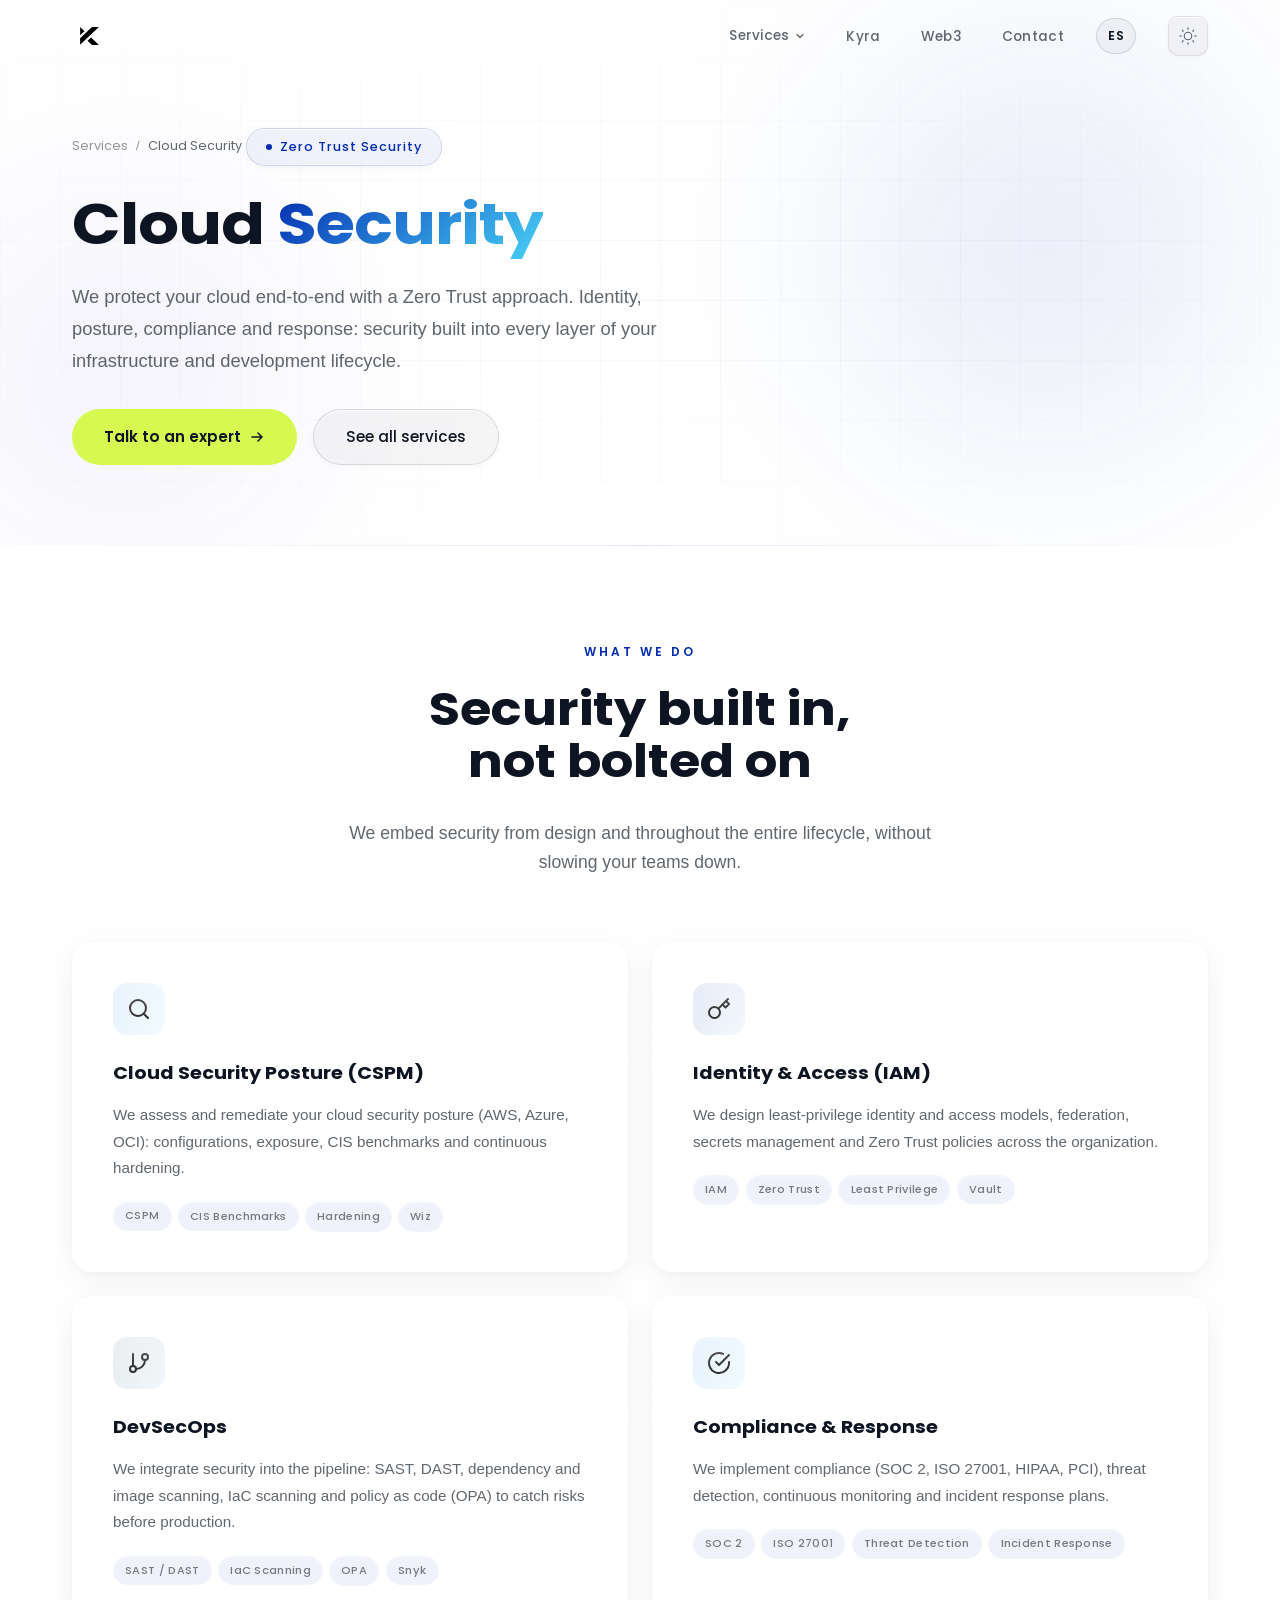
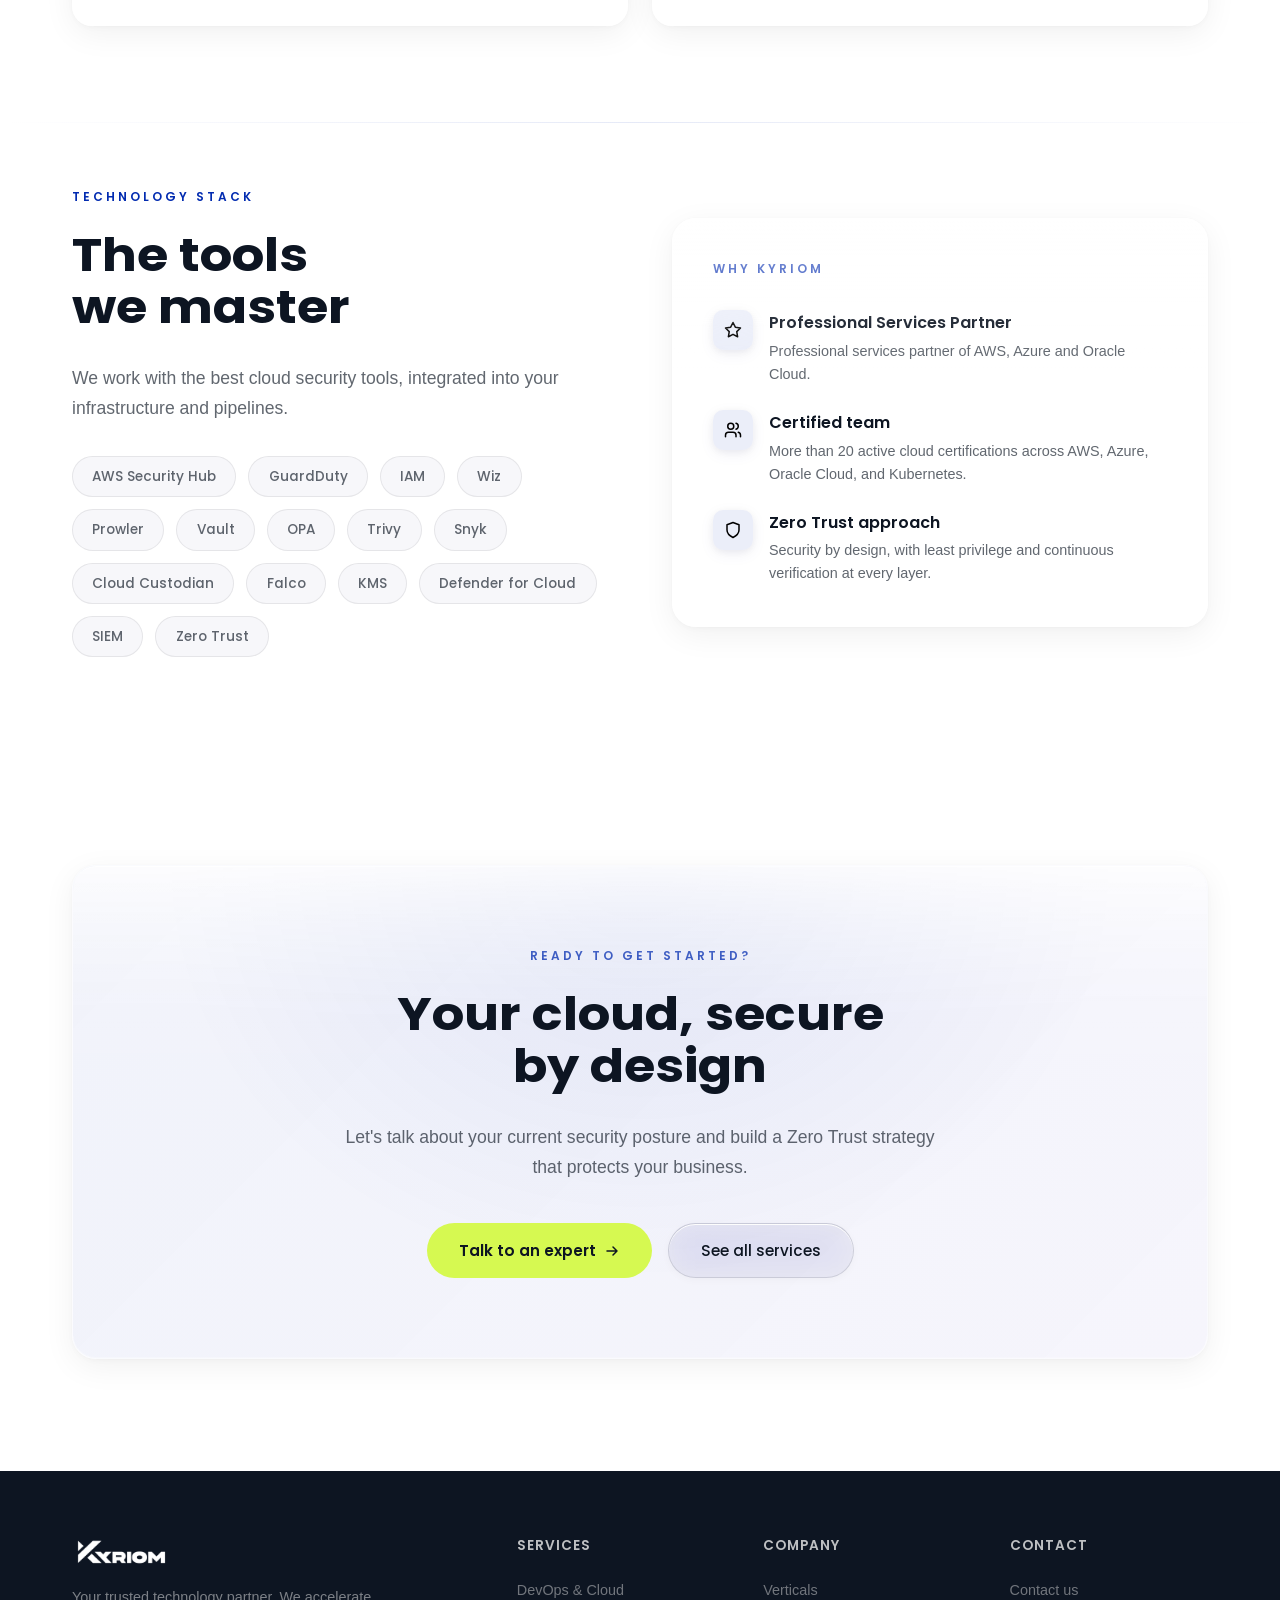
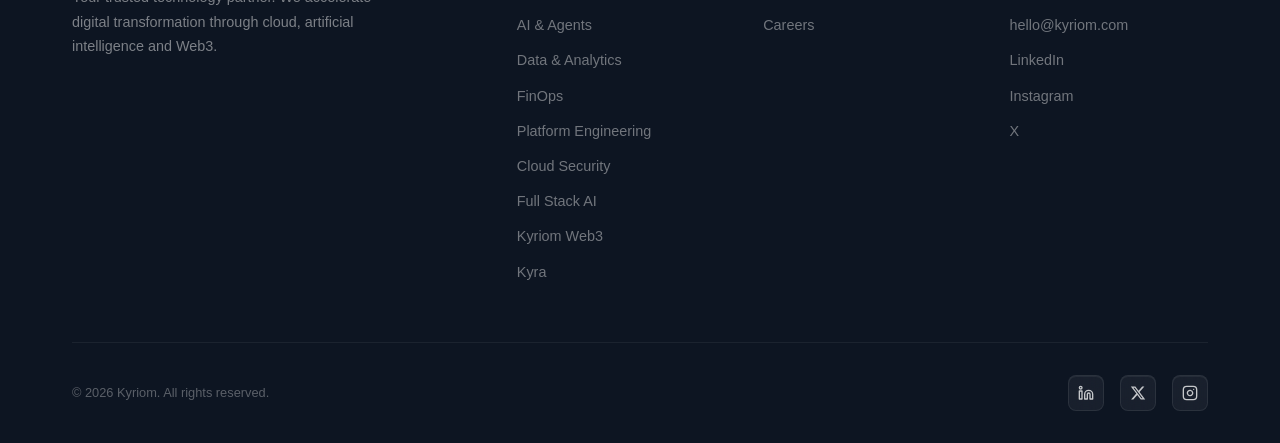
<file: servicios/Cloudsecurity.html>
<!DOCTYPE html>
<html lang="es">
<head>
    <meta charset="UTF-8">
    <meta name="viewport" content="width=device-width, initial-scale=1.0">
    <title data-i18n="page.title.security">Cloud Security — Kyriom</title>
    <link rel="icon" type="image/png" href="../Logo/Kyriom_Isologo-dark.png">
    <meta name="description" content="Seguridad cloud Zero Trust: CSPM, IAM, DevSecOps y cumplimiento (SOC 2, ISO 27001, HIPAA, PCI). Kyriom protege tu nube de extremo a extremo.">
    <meta property="og:title" content="Cloud Security — Kyriom">
    <meta property="og:description" content="Seguridad cloud de extremo a extremo con enfoque Zero Trust: CSPM, IAM, DevSecOps y cumplimiento normativo.">
    <meta property="og:type" content="website">
    <meta property="og:url" content="https://kyriom.com/servicios/Cloudsecurity.html">
    <link rel="canonical" href="https://kyriom.com/servicios/Cloudsecurity.html">
    <link rel="preconnect" href="https://fonts.googleapis.com">
    <link rel="preconnect" href="https://fonts.gstatic.com" crossorigin>
    <link href="https://fonts.googleapis.com/css2?family=Poppins:wght@300;400;500;600;700&display=swap" rel="stylesheet">
    <link href="https://api.fontshare.com/v2/css?f[]=satoshi@400,500,700&display=swap" rel="stylesheet">
    <link rel="stylesheet" href="../styles.css">
    <style>
        .detail-services { padding: 6rem 0; }
        .detail-services-grid { display: grid; grid-template-columns: repeat(2, 1fr); gap: 1.5rem; }
        .detail-card {
            padding: 2.5rem;
            transition: all 0.4s cubic-bezier(0.16, 1, 0.3, 1);
            position: relative; overflow: hidden;
        }
        .detail-card::before {
            content: ''; position: absolute; top: 0; left: 0; right: 0; height: 2px;
            background: linear-gradient(90deg, transparent, var(--btn-primary-bg), transparent);
            opacity: 0; transition: opacity 0.4s;
        }
        .detail-card:hover::before { opacity: 1; }
        .detail-card:hover { background: var(--card-hover); transform: translateY(-4px); border-color: var(--border-hover); }
        .detail-card-icon { width: 52px; height: 52px; border-radius: 14px; display: flex; align-items: center; justify-content: center; margin-bottom: 1.5rem; }
        .detail-card h3 { font-family: var(--font-primary); font-weight: 700; font-size: 1.2rem; margin-bottom: 0.75rem; }
        .detail-card p { font-size: 0.95rem; color: var(--text-secondary); line-height: 1.75; }

        .tech-section { padding: 4rem 0 6rem; }
        .tech-grid { display: flex; flex-wrap: wrap; gap: 0.75rem; margin-top: 2rem; }
        .tech-badge {
            font-family: var(--font-primary);
            font-size: 0.85rem;
            font-weight: 500;
            padding: 0.55rem 1.2rem;
            border-radius: 50px;
            border: 1px solid var(--border);
            background: var(--bg-secondary);
            color: var(--text-secondary);
            transition: all 0.3s;
        }
        .tech-badge:hover { border-color: var(--border-hover); color: var(--text-primary); }

        @media (max-width: 768px) { .detail-services-grid { grid-template-columns: 1fr; } }
    </style>
    <script src="../i18n.js" defer></script>
</head>
<body>

<!-- ===== NAVIGATION ===== -->
<nav class="nav" id="nav">
    <div class="container">
        <a href="../index.html" class="nav-logo">
            <img src="../Logo/Kyriom_Isologo-dark.svg" alt="Kyriom" class="logo-light">
            <img src="../Logo/Kyriom_Isologo-white.svg" alt="Kyriom" class="logo-dark">
        </a>
        <div class="nav-right">
            <ul class="nav-links" id="navLinks">
                <li class="nav-dropdown" id="navDropdown">
                    <a href="../index.html#servicios" class="nav-dropdown-trigger">
                        <span data-i18n="nav.services">Servicios</span>
                        <svg width="12" height="12" viewBox="0 0 24 24" fill="none" stroke="currentColor" stroke-width="2.5" stroke-linecap="round" stroke-linejoin="round"><path d="M6 9l6 6 6-6"/></svg>
                    </a>
                    <div class="nav-dropdown-menu">
                        <a href="devops-cloud.html"><span class="dropdown-icon"><img src="../icons/cloud.svg" width="16" height="16" class="icon icon-adaptive" alt=""></span><span data-i18n="nav.services.devops">DevOps &amp; Cloud</span></a>
                        <a href="ia-agentes.html"><span class="dropdown-icon"><img src="../icons/cpu.svg" width="16" height="16" class="icon icon-adaptive" alt=""></span><span data-i18n="nav.services.ia">IA &amp; Agentes</span></a>
                        <a href="data-analytics.html"><span class="dropdown-icon"><img src="../icons/bar-chart-2.svg" width="16" height="16" class="icon icon-adaptive" alt=""></span><span data-i18n="nav.services.data">Data &amp; Analytics</span></a>
                        <a href="finops.html"><span class="dropdown-icon"><img src="../icons/trending-up.svg" width="16" height="16" class="icon icon-adaptive" alt=""></span><span data-i18n="nav.services.finops">FinOps</span></a>
                        <a href="Platformengineer.html"><span class="dropdown-icon"><img src="../icons/server.svg" width="16" height="16" class="icon icon-adaptive" alt=""></span><span data-i18n="nav.services.platform">Platform Engineering</span></a>
                        <a href="Cloudsecurity.html"><span class="dropdown-icon"><img src="../icons/shield.svg" width="16" height="16" class="icon icon-adaptive" alt=""></span><span data-i18n="nav.services.security">Cloud Security</span></a>
                        <a href="full-stack-ai.html"><span class="dropdown-icon"><img src="../icons/layers.svg" width="16" height="16" class="icon icon-adaptive" alt=""></span><span data-i18n="nav.services.fullstackai">Full Stack AI</span></a>
                    </div>
                </li>
                <li><a href="../kyra.html" data-i18n="nav.kyra">Kyra</a></li>
                <li><a href="web3.html" class="nav-web3" data-i18n="nav.web3">Web3</a></li>
                <li><a href="../contacto.html" data-i18n="nav.contact">Contacto</a></li>
            </ul>
            <button class="lang-toggle" id="langToggle" data-i18n-aria="nav.lang.toggle" aria-label="Cambiar idioma"><span data-lang-current>EN</span></button>
            <button class="theme-toggle" id="themeToggle" data-i18n-aria="nav.theme.toggle" aria-label="Toggle theme">
                <svg class="icon-sun" width="18" height="18" viewBox="0 0 24 24" fill="none" stroke="currentColor" stroke-width="1.5" stroke-linecap="round"><circle cx="12" cy="12" r="5"/><path d="M12 1v2M12 21v2M4.22 4.22l1.42 1.42M18.36 18.36l1.42 1.42M1 12h2M21 12h2M4.22 19.78l1.42-1.42M18.36 5.64l1.42-1.42"/></svg>
                <svg class="icon-moon" width="18" height="18" viewBox="0 0 24 24" fill="none" stroke="currentColor" stroke-width="1.5" stroke-linecap="round"><path d="M21 12.79A9 9 0 1111.21 3 7 7 0 0021 12.79z"/></svg>
            </button>
            <button class="nav-toggle" id="navToggle" data-i18n-aria="nav.menu.toggle" aria-label="Toggle menu">
                <span></span><span></span><span></span>
            </button>
        </div>
    </div>
</nav>

<!-- ===== PAGE HERO ===== -->
<section class="page-hero">
    <div class="hero-bg">
        <div class="hero-orb hero-orb-1"></div>
        <div class="hero-orb hero-orb-2"></div>
        <div class="hero-grid"></div>
    </div>
    <div class="container">
        <div style="display: inline-flex; align-items: center; gap: 0.5rem; margin-bottom: 1rem;">
            <a href="../index.html#servicios" data-i18n="security.breadcrumb.services" style="font-family: var(--font-primary); font-size: 0.8rem; color: var(--text-tertiary); transition: color 0.3s;">Servicios</a>
            <span style="color: var(--text-tertiary); font-size: 0.8rem;">/</span>
            <span data-i18n="security.breadcrumb.current" style="font-family: var(--font-primary); font-size: 0.8rem; color: var(--text-secondary);">Cloud Security</span>
        </div>
        <div class="hero-badge reveal" style="margin-bottom: 1.5rem;">
            <span class="hero-badge-dot"></span>
            <span data-i18n="security.hero.badge">Zero Trust Security</span>
        </div>
        <h1 class="reveal reveal-delay-1" data-i18n-html="security.hero.title">Cloud <span class="gradient-text">Security</span></h1>
        <p class="reveal reveal-delay-2" data-i18n="security.hero.desc">Protegemos tu nube de extremo a extremo con un enfoque Zero Trust. Identidad, postura, cumplimiento y respuesta: seguridad integrada en cada capa de tu infraestructura y de tu ciclo de desarrollo.</p>
        <div class="hero-actions reveal reveal-delay-3">
            <a href="../contacto.html" class="btn-primary btn-chartreuse">
                <span data-i18n="security.hero.cta.primary">Hablar con un experto</span>
                <svg width="16" height="16" viewBox="0 0 16 16" fill="none"><path d="M3 8h10m0 0L9 4m4 4L9 12" stroke="currentColor" stroke-width="1.5" stroke-linecap="round" stroke-linejoin="round"/></svg>
            </a>
            <a href="../index.html#servicios" class="btn-secondary" data-i18n="security.hero.cta.secondary">Ver todos los servicios</a>
        </div>
    </div>
</section>

<div class="section-divider"></div>

<!-- ===== SERVICES DETAIL ===== -->
<section class="detail-services">
    <div class="container">
        <div class="services-header reveal">
            <div class="section-label" data-i18n="security.practices.label">Lo que hacemos</div>
            <h2 class="section-title" data-i18n-html="security.practices.title">Seguridad integrada,<br>no añadida</h2>
            <p class="section-subtitle" data-i18n="security.practices.subtitle">Incorporamos la seguridad desde el diseño y a lo largo de todo el ciclo de vida, sin frenar la velocidad de tus equipos.</p>
        </div>
        <div class="detail-services-grid">
            <div class="detail-card glass reveal">
                <div class="detail-card-icon service-icon-cloud">
                    <img src="../icons/search.svg" width="24" height="24" class="icon icon-adaptive" alt="">
                </div>
                <h3 data-i18n="security.cap1.title">Cloud Security Posture (CSPM)</h3>
                <p data-i18n="security.cap1.desc">Evaluamos y remediamos la postura de seguridad de tu nube (AWS, Azure, OCI): configuraciones, exposición, benchmarks CIS y hardening continuo.</p>
                <div class="service-tags" style="margin-top: 1.25rem;">
                    <span class="service-tag">CSPM</span>
                    <span class="service-tag">CIS Benchmarks</span>
                    <span class="service-tag">Hardening</span>
                    <span class="service-tag">Wiz</span>
                </div>
            </div>
            <div class="detail-card glass reveal reveal-delay-1">
                <div class="detail-card-icon service-icon-ai">
                    <img src="../icons/key.svg" width="24" height="24" class="icon icon-adaptive" alt="">
                </div>
                <h3 data-i18n="security.cap2.title">Identidad y Accesos (IAM)</h3>
                <p data-i18n="security.cap2.desc">Diseñamos modelos de identidad y acceso de mínimo privilegio, federación, gestión de secretos y políticas Zero Trust en toda la organización.</p>
                <div class="service-tags" style="margin-top: 1.25rem;">
                    <span class="service-tag">IAM</span>
                    <span class="service-tag">Zero Trust</span>
                    <span class="service-tag">Least Privilege</span>
                    <span class="service-tag">Vault</span>
                </div>
            </div>
            <div class="detail-card glass reveal reveal-delay-2">
                <div class="detail-card-icon service-icon-devops">
                    <img src="../icons/git-branch.svg" width="24" height="24" class="icon icon-adaptive" alt="">
                </div>
                <h3 data-i18n="security.cap3.title">DevSecOps</h3>
                <p data-i18n="security.cap3.desc">Integramos seguridad en el pipeline: SAST, DAST, escaneo de dependencias e imágenes, IaC scanning y políticas como código (OPA) para detectar riesgos antes de producción.</p>
                <div class="service-tags" style="margin-top: 1.25rem;">
                    <span class="service-tag">SAST / DAST</span>
                    <span class="service-tag">IaC Scanning</span>
                    <span class="service-tag">OPA</span>
                    <span class="service-tag">Snyk</span>
                </div>
            </div>
            <div class="detail-card glass reveal reveal-delay-3">
                <div class="detail-card-icon service-icon-cloud">
                    <img src="../icons/check-circle.svg" width="24" height="24" class="icon icon-adaptive" alt="">
                </div>
                <h3 data-i18n="security.cap4.title">Cumplimiento y Respuesta</h3>
                <p data-i18n="security.cap4.desc">Implementamos cumplimiento (SOC 2, ISO 27001, HIPAA, PCI), detección de amenazas, monitoreo continuo y planes de respuesta a incidentes.</p>
                <div class="service-tags" style="margin-top: 1.25rem;">
                    <span class="service-tag">SOC 2</span>
                    <span class="service-tag">ISO 27001</span>
                    <span class="service-tag">Threat Detection</span>
                    <span class="service-tag">Incident Response</span>
                </div>
            </div>
        </div>
    </div>
</section>

<div class="section-divider"></div>

<!-- ===== TECHNOLOGIES ===== -->
<section class="tech-section">
    <div class="container">
        <div class="ai-grid">
            <div class="reveal">
                <div class="section-label" data-i18n="security.tech.label">Stack tecnológico</div>
                <h2 class="section-title" data-i18n-html="security.tech.title">Las herramientas<br>que dominamos</h2>
                <p class="section-subtitle" data-i18n="security.tech.subtitle">Trabajamos con las mejores herramientas de seguridad cloud, integradas en tu infraestructura y tus pipelines.</p>
                <div class="tech-grid" style="margin-top: 2rem;">
                    <span class="tech-badge">AWS Security Hub</span>
                    <span class="tech-badge">GuardDuty</span>
                    <span class="tech-badge">IAM</span>
                    <span class="tech-badge">Wiz</span>
                    <span class="tech-badge">Prowler</span>
                    <span class="tech-badge">Vault</span>
                    <span class="tech-badge">OPA</span>
                    <span class="tech-badge">Trivy</span>
                    <span class="tech-badge">Snyk</span>
                    <span class="tech-badge">Cloud Custodian</span>
                    <span class="tech-badge">Falco</span>
                    <span class="tech-badge">KMS</span>
                    <span class="tech-badge">Defender for Cloud</span>
                    <span class="tech-badge">SIEM</span>
                    <span class="tech-badge">Zero Trust</span>
                </div>
            </div>
            <div class="reveal reveal-delay-2">
                <div class="glass-strong" style="padding: 2.5rem;">
                    <div class="section-label" data-i18n="security.why.label" style="margin-bottom: 1.5rem;">Por qué Kyriom</div>
                    <div class="ai-features">
                        <div class="ai-feature">
                            <div class="ai-feature-icon">
                                <img src="../icons/star.svg" width="18" height="18" class="icon icon-adaptive" alt="">
                            </div>
                            <div>
                                <h4 data-i18n="security.why1.title">Partner de Servicios Profesionales</h4>
                                <p data-i18n="security.why1.desc">Partner de servicios profesionales de AWS, Azure y Oracle Cloud.</p>
                            </div>
                        </div>
                        <div class="ai-feature">
                            <div class="ai-feature-icon">
                                <img src="../icons/users.svg" width="18" height="18" class="icon icon-adaptive" alt="">
                            </div>
                            <div>
                                <h4 data-i18n="security.why2.title">Equipo certificado</h4>
                                <p data-i18n="security.why2.desc">Más de 20 certificaciones cloud activas en AWS, Azure, Oracle Cloud y Kubernetes.</p>
                            </div>
                        </div>
                        <div class="ai-feature">
                            <div class="ai-feature-icon">
                                <img src="../icons/shield.svg" width="18" height="18" class="icon icon-adaptive" alt="">
                            </div>
                            <div>
                                <h4 data-i18n="security.why3.title">Enfoque Zero Trust</h4>
                                <p data-i18n="security.why3.desc">Seguridad desde el diseño, con mínimo privilegio y verificación continua en cada capa.</p>
                            </div>
                        </div>
                    </div>
                </div>
            </div>
        </div>
    </div>
</section>

<!-- ===== CTA ===== -->
<section class="cta">
    <div class="container">
        <div class="cta-container glass-strong reveal">
            <div class="section-label" data-i18n="security.cta.label">¿Listo para empezar?</div>
            <h2 class="section-title" data-i18n-html="security.cta.title">Tu nube, segura<br>por diseño</h2>
            <p class="section-subtitle" data-i18n="security.cta.subtitle">Hablemos de tu postura de seguridad actual y construyamos juntos una estrategia Zero Trust que proteja tu negocio.</p>
            <div class="cta-actions">
                <a href="../contacto.html" class="btn-primary btn-chartreuse">
                    <span data-i18n="security.cta.primary">Hablar con un experto</span>
                    <svg width="16" height="16" viewBox="0 0 16 16" fill="none"><path d="M3 8h10m0 0L9 4m4 4L9 12" stroke="currentColor" stroke-width="1.5" stroke-linecap="round" stroke-linejoin="round"/></svg>
                </a>
                <a href="../index.html#servicios" class="btn-secondary" data-i18n="security.cta.secondary">Ver todos los servicios</a>
            </div>
        </div>
    </div>
</section>

<!-- ===== FOOTER ===== -->
<footer class="footer">
    <div class="container">
        <div class="footer-grid">
            <div class="footer-brand">
                <div class="footer-logo"><img src="../Logo/kyriom_logo_white.png" alt="Kyriom"></div>
                <p data-i18n="footer.tagline">Tu socio de confianza tecnológico. Aceleramos la transformación digital a través de cloud, inteligencia artificial y Web3.</p>
            </div>
            <div class="footer-col">
                <h4 data-i18n="footer.services">Servicios</h4>
                <ul>
                    <li><a href="devops-cloud.html" data-i18n="nav.services.devops">DevOps &amp; Cloud</a></li>
                    <li><a href="ia-agentes.html" data-i18n="nav.services.ia">IA &amp; Agentes</a></li>
                    <li><a href="data-analytics.html" data-i18n="nav.services.data">Data &amp; Analytics</a></li>
                    <li><a href="finops.html" data-i18n="nav.services.finops">FinOps</a></li>
                    <li><a href="Platformengineer.html" data-i18n="nav.services.platform">Platform Engineering</a></li>
                    <li><a href="Cloudsecurity.html" data-i18n="nav.services.security">Cloud Security</a></li>
                    <li><a href="full-stack-ai.html" data-i18n="nav.services.fullstackai">Full Stack AI</a></li>
                    <li><a href="web3.html" data-i18n="nav.services.web3">Kyriom Web3</a></li>
                    <li><a href="../kyra.html" data-i18n="nav.kyra">Kyra</a></li>
                </ul>
            </div>
            <div class="footer-col">
                <h4 data-i18n="footer.company">Empresa</h4>
                <ul>
                    <li><a href="../index.html#verticales" data-i18n="footer.company.verticals">Verticales</a></li>
                    <li><a href="#" data-i18n="footer.company.careers">Empleos</a></li>
                </ul>
            </div>
            <div class="footer-col">
                <h4 data-i18n="footer.contact">Contacto</h4>
                <ul>
                    <li><a href="../contacto.html" data-i18n="footer.contact.us">Contáctanos</a></li>
                    <li><a href="mailto:hello@kyriom.com">hello@kyriom.com</a></li>
                    <li><a href="https://www.linkedin.com/company/kyriom" target="_blank" rel="noopener">LinkedIn</a></li>
                    <li><a href="https://www.instagram.com/kyriom_cloud/" target="_blank" rel="noopener">Instagram</a></li>
                    <li><a href="#">X</a></li>
                </ul>
            </div>
        </div>
        <div class="footer-bottom">
            <p data-i18n="footer.rights">&copy; 2026 Kyriom. Todos los derechos reservados.</p>
            <div class="footer-socials">
                <a href="https://www.linkedin.com/company/kyriom" class="footer-social" aria-label="LinkedIn" target="_blank" rel="noopener"><img src="../icons/linkedin.svg" width="16" height="16" class="icon icon-social" alt="LinkedIn"></a>
                <a href="#" class="footer-social" aria-label="X" target="_blank" rel="noopener"><img src="../icons/x.svg" width="16" height="16" class="icon icon-social" alt="X"></a>
                <a href="https://www.instagram.com/kyriom_cloud/" class="footer-social" aria-label="Instagram" target="_blank" rel="noopener"><img src="../icons/instagram.svg" width="16" height="16" class="icon icon-social" alt="Instagram"></a>
            </div>
        </div>
    </div>
</footer>

<script>
    const themeToggle = document.getElementById('themeToggle');
    const savedTheme = localStorage.getItem('kyriom-theme');
    if (savedTheme === 'dark') document.body.classList.add('dark');
    themeToggle.addEventListener('click', () => {
        document.body.classList.toggle('dark');
        localStorage.setItem('kyriom-theme', document.body.classList.contains('dark') ? 'dark' : 'light');
    });
    const observer = new IntersectionObserver((entries) => {
        entries.forEach(entry => { if (entry.isIntersecting) { entry.target.classList.add('visible'); observer.unobserve(entry.target); } });
    }, { threshold: 0.1, rootMargin: '0px 0px -50px 0px' });
    document.querySelectorAll('.reveal').forEach(el => observer.observe(el));
    const nav = document.getElementById('nav');
    window.addEventListener('scroll', () => { nav.classList.toggle('scrolled', window.pageYOffset > 50); }, { passive: true });
    const navToggle = document.getElementById('navToggle');
    const navLinks = document.getElementById('navLinks');
    navToggle.addEventListener('click', () => navLinks.classList.toggle('open'));
    navLinks.querySelectorAll("a").forEach(link => { link.addEventListener("click", () => navLinks.classList.remove("open")); });
    const navDropdown = document.getElementById("navDropdown");
    if (navDropdown) {
        navDropdown.querySelector(".nav-dropdown-trigger").addEventListener("click", function(e) {
            if (window.innerWidth <= 768) { e.preventDefault(); navDropdown.classList.toggle("open"); }
        });
        document.addEventListener("click", function(e) { if (!navDropdown.contains(e.target)) navDropdown.classList.remove("open"); });
    }
</script>

</body>
</html>
</file>
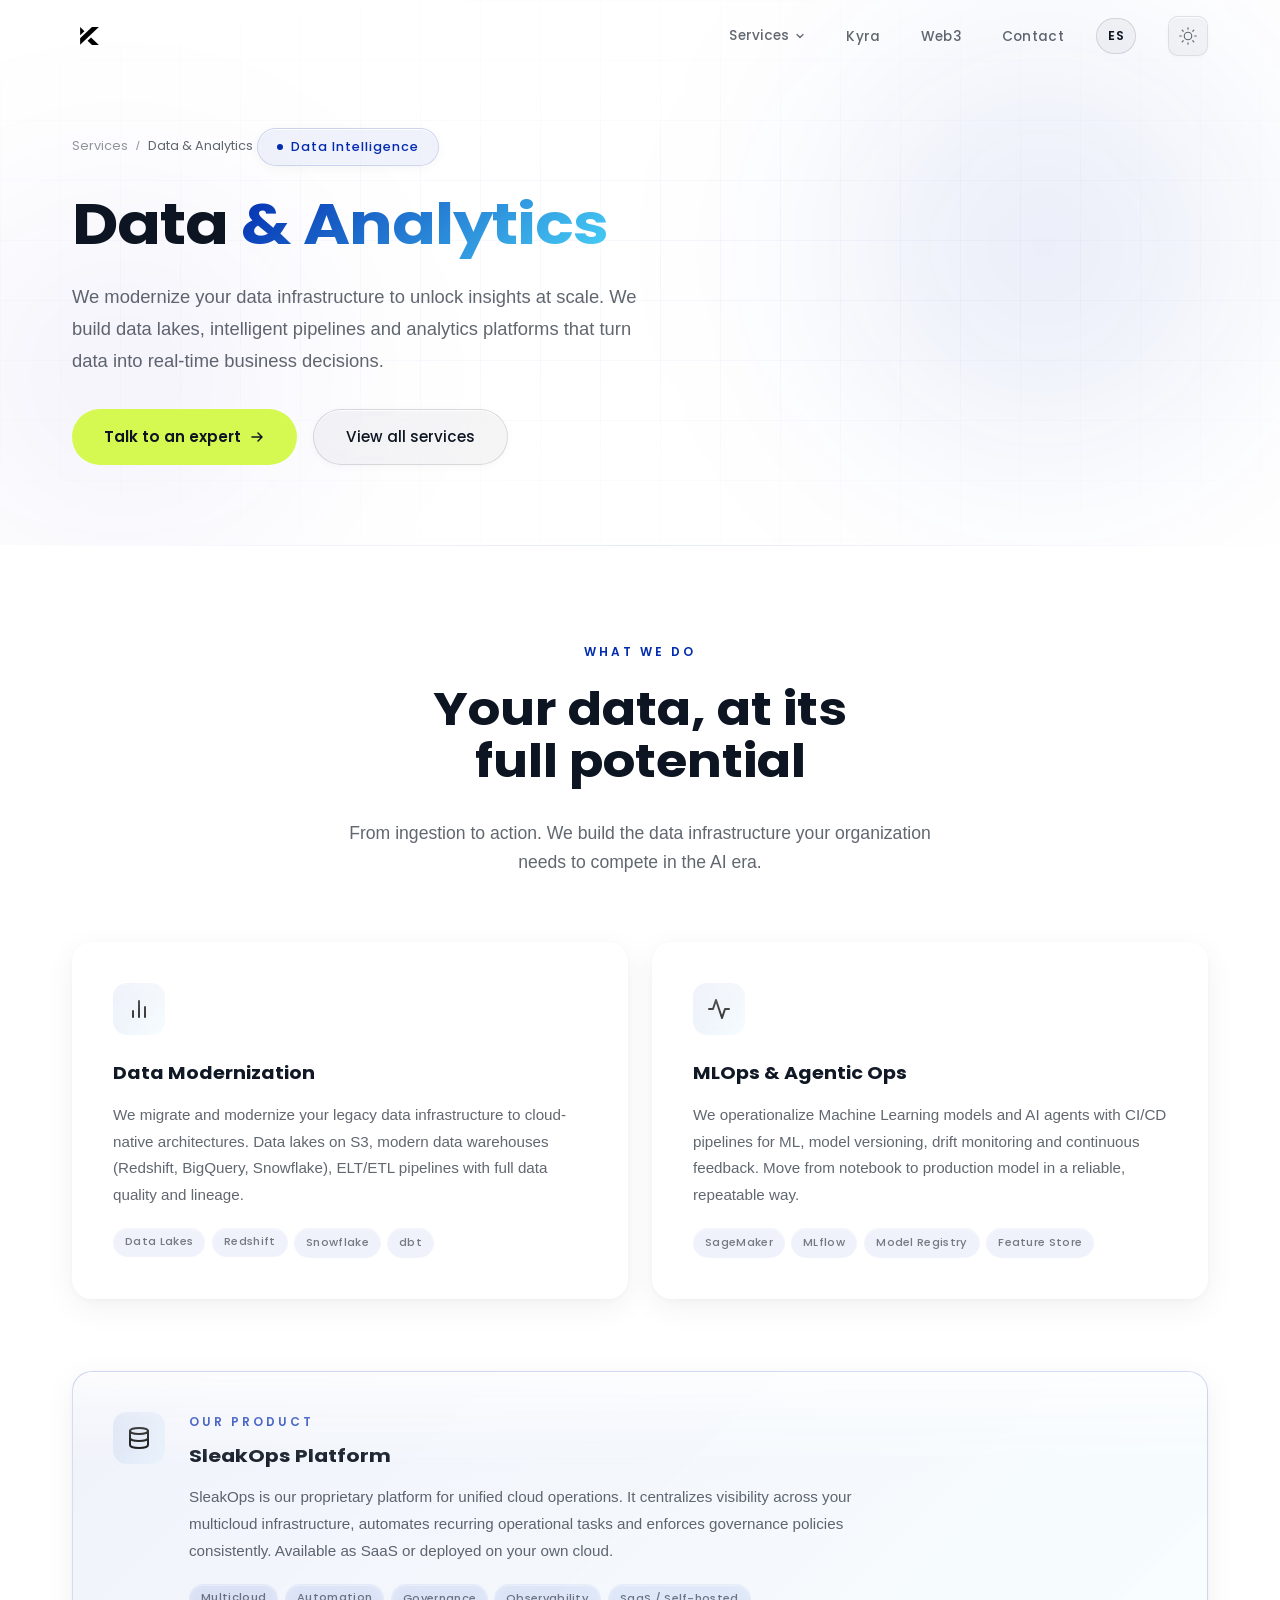
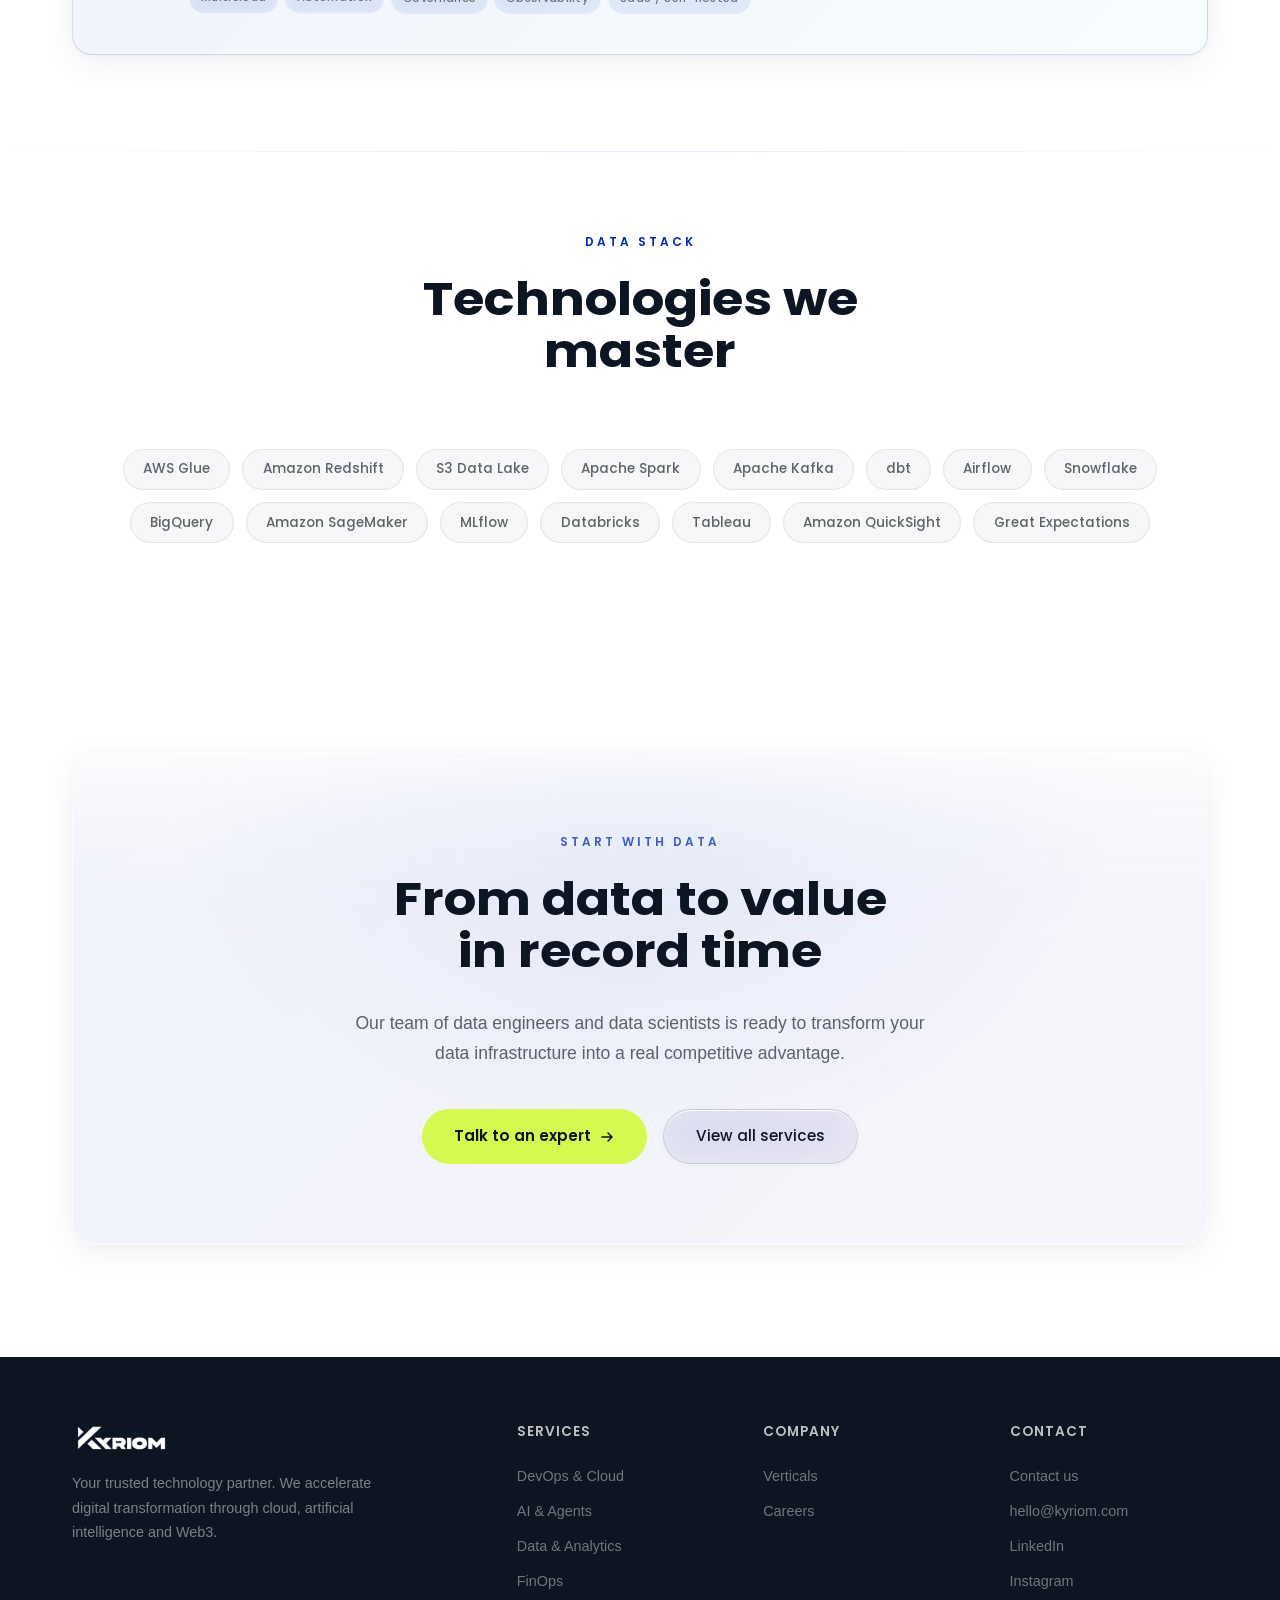
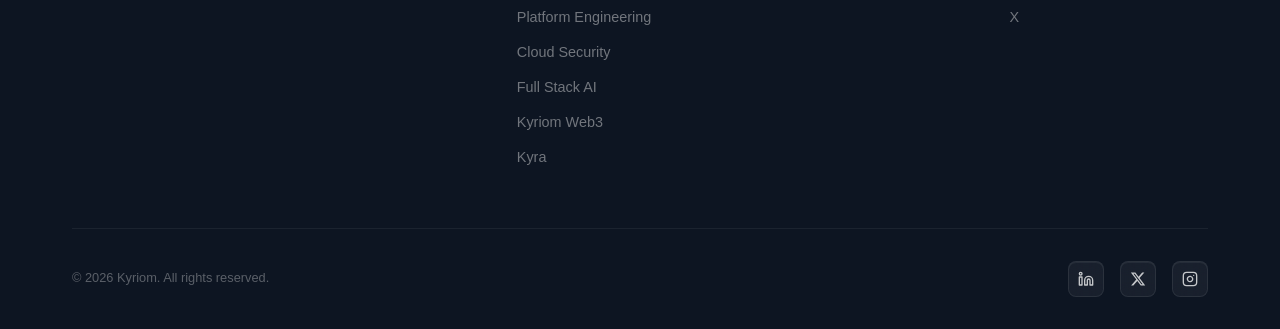
<file: servicios/data-analytics.html>
<!DOCTYPE html>
<html lang="es">
<head>
    <meta charset="UTF-8">
    <meta name="viewport" content="width=device-width, initial-scale=1.0">
    <title data-i18n="page.title.data">Data & Analytics — Kyriom</title>
    <link rel="icon" type="image/png" href="../Logo/Kyriom_Isologo-dark.png">
    <meta name="description" content="Data Modernization, MLOps, Agentic Ops y la plataforma SleakOps. Kyriom convierte tus datos en decisiones con pipelines y plataformas inteligentes.">
    <meta property="og:title" content="Data & Analytics — Kyriom">
    <meta property="og:description" content="Data lakes, DataOps y MLOps: integramos, estructuramos y gobernamos tus datos para explotarlos con IA.">
    <meta property="og:type" content="website">
    <meta property="og:url" content="https://kyriom.com/servicios/data-analytics.html">
    <link rel="canonical" href="https://kyriom.com/servicios/data-analytics.html">
    <link rel="preconnect" href="https://fonts.googleapis.com">
    <link rel="preconnect" href="https://fonts.gstatic.com" crossorigin>
    <link href="https://fonts.googleapis.com/css2?family=Poppins:wght@300;400;500;600;700&display=swap" rel="stylesheet">
    <link href="https://api.fontshare.com/v2/css?f[]=satoshi@400,500,700&display=swap" rel="stylesheet">
    <link rel="stylesheet" href="../styles.css">
    <style>
        .detail-services { padding: 6rem 0; }
        .detail-services-grid { display: grid; grid-template-columns: repeat(2, 1fr); gap: 1.5rem; }
        .detail-card { padding: 2.5rem; transition: all 0.4s cubic-bezier(0.16, 1, 0.3, 1); position: relative; overflow: hidden; }
        .detail-card::before { content: ''; position: absolute; top: 0; left: 0; right: 0; height: 2px; background: linear-gradient(90deg, transparent, var(--btn-primary-bg), transparent); opacity: 0; transition: opacity 0.4s; }
        .detail-card:hover::before { opacity: 1; }
        .detail-card:hover { background: var(--card-hover); transform: translateY(-4px); border-color: var(--border-hover); }
        .detail-card-icon { width: 52px; height: 52px; border-radius: 14px; display: flex; align-items: center; justify-content: center; margin-bottom: 1.5rem; }
        .detail-card h3 { font-family: var(--font-primary); font-weight: 700; font-size: 1.2rem; margin-bottom: 0.75rem; }
        .detail-card p { font-size: 0.95rem; color: var(--text-secondary); line-height: 1.75; }
        .tech-badge { font-family: var(--font-primary); font-size: 0.85rem; font-weight: 500; padding: 0.55rem 1.2rem; border-radius: 50px; border: 1px solid var(--border); background: var(--bg-secondary); color: var(--text-secondary); transition: all 0.3s; display: inline-block; }
        .tech-badge:hover { border-color: var(--border-hover); color: var(--text-primary); }
        .sleakops-highlight {
            padding: 2.5rem;
            border-radius: 20px;
            background: linear-gradient(135deg, rgba(2,43,176,0.06), rgba(73,211,248,0.04));
            border: 1px solid rgba(2,43,176,0.15);
            margin-top: 3rem;
            grid-column: 1 / -1;
        }
        .sleakops-highlight h3 { font-family: var(--font-primary); font-weight: 700; font-size: 1.3rem; margin-bottom: 0.75rem; }
        .sleakops-highlight p { font-size: 0.95rem; color: var(--text-secondary); line-height: 1.75; max-width: 700px; }
        @media (max-width: 768px) { .detail-services-grid { grid-template-columns: 1fr; } .sleakops-highlight { grid-column: 1; } }
    </style>
    <script src="../i18n.js" defer></script>
</head>
<body>

<!-- ===== NAVIGATION ===== -->
<nav class="nav" id="nav">
    <div class="container">
        <a href="../index.html" class="nav-logo">
            <img src="../Logo/Kyriom_Isologo-dark.svg" alt="Kyriom" class="logo-light">
            <img src="../Logo/Kyriom_Isologo-white.svg" alt="Kyriom" class="logo-dark">
        </a>
        <div class="nav-right">
            <ul class="nav-links" id="navLinks">
                <li class="nav-dropdown" id="navDropdown">
                    <a href="../index.html#servicios" class="nav-dropdown-trigger">
                        <span data-i18n="nav.services">Servicios</span>
                        <svg width="12" height="12" viewBox="0 0 24 24" fill="none" stroke="currentColor" stroke-width="2.5" stroke-linecap="round" stroke-linejoin="round"><path d="M6 9l6 6 6-6"/></svg>
                    </a>
                    <div class="nav-dropdown-menu">
                        <a href="devops-cloud.html"><span class="dropdown-icon"><img src="../icons/cloud.svg" width="16" height="16" class="icon icon-adaptive" alt=""></span><span data-i18n="nav.services.devops">DevOps &amp; Cloud</span></a>
                        <a href="ia-agentes.html"><span class="dropdown-icon"><img src="../icons/cpu.svg" width="16" height="16" class="icon icon-adaptive" alt=""></span><span data-i18n="nav.services.ia">IA &amp; Agentes</span></a>
                        <a href="data-analytics.html"><span class="dropdown-icon"><img src="../icons/bar-chart-2.svg" width="16" height="16" class="icon icon-adaptive" alt=""></span><span data-i18n="nav.services.data">Data &amp; Analytics</span></a>
                        <a href="finops.html"><span class="dropdown-icon"><img src="../icons/trending-up.svg" width="16" height="16" class="icon icon-adaptive" alt=""></span><span data-i18n="nav.services.finops">FinOps</span></a>
                        <a href="Platformengineer.html"><span class="dropdown-icon"><img src="../icons/server.svg" width="16" height="16" class="icon icon-adaptive" alt=""></span><span data-i18n="nav.services.platform">Platform Engineering</span></a>
                        <a href="Cloudsecurity.html"><span class="dropdown-icon"><img src="../icons/shield.svg" width="16" height="16" class="icon icon-adaptive" alt=""></span><span data-i18n="nav.services.security">Cloud Security</span></a>
                        <a href="full-stack-ai.html"><span class="dropdown-icon"><img src="../icons/layers.svg" width="16" height="16" class="icon icon-adaptive" alt=""></span><span data-i18n="nav.services.fullstackai">Full Stack AI</span></a>
                    </div>
                </li>
                <li><a href="../kyra.html" data-i18n="nav.kyra">Kyra</a></li>
                <li><a href="web3.html" class="nav-web3" data-i18n="nav.web3">Web3</a></li>
                <li><a href="../contacto.html" data-i18n="nav.contact">Contacto</a></li>
            </ul>
            <button class="lang-toggle" id="langToggle" data-i18n-aria="nav.lang.toggle" aria-label="Cambiar idioma"><span data-lang-current>EN</span></button>
            <button class="theme-toggle" id="themeToggle" data-i18n-aria="nav.theme.toggle" aria-label="Toggle theme">
                <svg class="icon-sun" width="18" height="18" viewBox="0 0 24 24" fill="none" stroke="currentColor" stroke-width="1.5" stroke-linecap="round"><circle cx="12" cy="12" r="5"/><path d="M12 1v2M12 21v2M4.22 4.22l1.42 1.42M18.36 18.36l1.42 1.42M1 12h2M21 12h2M4.22 19.78l1.42-1.42M18.36 5.64l1.42-1.42"/></svg>
                <svg class="icon-moon" width="18" height="18" viewBox="0 0 24 24" fill="none" stroke="currentColor" stroke-width="1.5" stroke-linecap="round"><path d="M21 12.79A9 9 0 1111.21 3 7 7 0 0021 12.79z"/></svg>
            </button>
            <button class="nav-toggle" id="navToggle" data-i18n-aria="nav.menu.toggle" aria-label="Toggle menu">
                <span></span><span></span><span></span>
            </button>
        </div>
    </div>
</nav>

<!-- ===== PAGE HERO ===== -->
<section class="page-hero">
    <div class="hero-bg">
        <div class="hero-orb hero-orb-1"></div>
        <div class="hero-orb hero-orb-2"></div>
        <div class="hero-grid"></div>
    </div>
    <div class="container">
        <div style="display: inline-flex; align-items: center; gap: 0.5rem; margin-bottom: 1rem;">
            <a href="../index.html#servicios" data-i18n="nav.services" style="font-family: var(--font-primary); font-size: 0.8rem; color: var(--text-tertiary); transition: color 0.3s;">Servicios</a>
            <span style="color: var(--text-tertiary); font-size: 0.8rem;">/</span>
            <span data-i18n="data.breadcrumb" style="font-family: var(--font-primary); font-size: 0.8rem; color: var(--text-secondary);">Data &amp; Analytics</span>
        </div>
        <div class="hero-badge reveal" style="margin-bottom: 1.5rem;">
            <span class="hero-badge-dot"></span>
            <span data-i18n="data.hero.badge">Data Intelligence</span>
        </div>
        <h1 class="reveal reveal-delay-1" data-i18n-html="data.hero.title">Data <span class="gradient-text">&amp; Analytics</span></h1>
        <p class="reveal reveal-delay-2" data-i18n="data.hero.desc">Modernizamos tu infraestructura de datos para desbloquear insights a escala. Construimos data lakes, pipelines inteligentes y plataformas analíticas que convierten datos en decisiones de negocio en tiempo real.</p>
        <div class="hero-actions reveal reveal-delay-3">
            <a href="../contacto.html" class="btn-primary btn-chartreuse">
                <span data-i18n="data.hero.cta.primary">Hablar con un experto</span>
                <svg width="16" height="16" viewBox="0 0 16 16" fill="none"><path d="M3 8h10m0 0L9 4m4 4L9 12" stroke="currentColor" stroke-width="1.5" stroke-linecap="round" stroke-linejoin="round"/></svg>
            </a>
            <a href="../index.html#servicios" class="btn-secondary" data-i18n="data.hero.cta.secondary">Ver todos los servicios</a>
        </div>
    </div>
</section>

<div class="section-divider"></div>

<!-- ===== SERVICES DETAIL ===== -->
<section class="detail-services">
    <div class="container">
        <div class="services-header reveal">
            <div class="section-label" data-i18n="data.services.label">Lo que hacemos</div>
            <h2 class="section-title" data-i18n-html="data.services.title">Tus datos, en su<br>máximo potencial</h2>
            <p class="section-subtitle" data-i18n="data.services.subtitle">Desde la ingesta hasta la acción. Construimos la infraestructura de datos que tu organización necesita para competir en la era de la IA.</p>
        </div>
        <div class="detail-services-grid">
            <div class="detail-card glass reveal">
                <div class="detail-card-icon service-icon-data">
                    <img src="../icons/bar-chart-2.svg" width="24" height="24" class="icon icon-adaptive" alt="">
                </div>
                <h3 data-i18n="data.cap1.title">Data Modernization</h3>
                <p data-i18n="data.cap1.desc">Migramos y modernizamos tu infraestructura de datos legacy hacia arquitecturas cloud-native. Data lakes en S3, data warehouses modernos (Redshift, BigQuery, Snowflake), pipelines ELT/ETL con calidad de datos y lineage completo.</p>
                <div class="service-tags" style="margin-top: 1.25rem;">
                    <span class="service-tag">Data Lakes</span>
                    <span class="service-tag">Redshift</span>
                    <span class="service-tag">Snowflake</span>
                    <span class="service-tag">dbt</span>
                </div>
            </div>
            <div class="detail-card glass reveal reveal-delay-1">
                <div class="detail-card-icon service-icon-data">
                    <img src="../icons/activity.svg" width="24" height="24" class="icon icon-adaptive" alt="">
                </div>
                <h3 data-i18n="data.cap2.title">MLOps &amp; Agentic Ops</h3>
                <p data-i18n="data.cap2.desc">Operacionalizamos modelos de Machine Learning y agentes de IA con pipelines de CI/CD para ML, gestión de versiones de modelos, monitoreo de drift y retroalimentación continua. Pasá del notebook al modelo en producción de forma confiable y repetible.</p>
                <div class="service-tags" style="margin-top: 1.25rem;">
                    <span class="service-tag">SageMaker</span>
                    <span class="service-tag">MLflow</span>
                    <span class="service-tag">Model Registry</span>
                    <span class="service-tag">Feature Store</span>
                </div>
            </div>
            <div class="sleakops-highlight glass reveal">
                <div style="display: flex; align-items: flex-start; gap: 1.5rem; flex-wrap: wrap;">
                    <div class="detail-card-icon service-icon-data" style="margin-bottom: 0; flex-shrink: 0;">
                        <img src="../icons/database.svg" width="24" height="24" class="icon icon-adaptive" alt="">
                    </div>
                    <div>
                        <div class="section-label" data-i18n="data.sleakops.label" style="margin-bottom: 0.5rem;">Producto propio</div>
                        <h3 data-i18n="data.sleakops.title">Plataforma SleakOps</h3>
                        <p data-i18n="data.sleakops.desc">SleakOps es nuestra plataforma propietaria para operaciones cloud unificadas. Centraliza la visibilidad de toda tu infraestructura multicloud, automatiza tareas operativas recurrentes y aplica políticas de gobernanza de forma consistente. Disponible como SaaS o deployment en tu propio cloud.</p>
                        <div class="service-tags" style="margin-top: 1.25rem;">
                            <span class="service-tag">Multicloud</span>
                            <span class="service-tag">Automation</span>
                            <span class="service-tag">Governance</span>
                            <span class="service-tag">Observability</span>
                            <span class="service-tag">SaaS / Self-hosted</span>
                        </div>
                    </div>
                </div>
            </div>
        </div>
    </div>
</section>

<div class="section-divider"></div>

<!-- ===== TECH ===== -->
<section style="padding: 5rem 0 6rem;">
    <div class="container">
        <div class="services-header reveal">
            <div class="section-label" data-i18n="data.tech.label">Stack de datos</div>
            <h2 class="section-title" data-i18n-html="data.tech.title">Tecnologías que<br>dominamos</h2>
        </div>
        <div style="display: flex; flex-wrap: wrap; gap: 0.75rem; justify-content: center;" class="reveal">
            <span class="tech-badge">AWS Glue</span>
            <span class="tech-badge">Amazon Redshift</span>
            <span class="tech-badge">S3 Data Lake</span>
            <span class="tech-badge">Apache Spark</span>
            <span class="tech-badge">Apache Kafka</span>
            <span class="tech-badge">dbt</span>
            <span class="tech-badge">Airflow</span>
            <span class="tech-badge">Snowflake</span>
            <span class="tech-badge">BigQuery</span>
            <span class="tech-badge">Amazon SageMaker</span>
            <span class="tech-badge">MLflow</span>
            <span class="tech-badge">Databricks</span>
            <span class="tech-badge">Tableau</span>
            <span class="tech-badge">Amazon QuickSight</span>
            <span class="tech-badge">Great Expectations</span>
        </div>
    </div>
</section>

<!-- ===== CTA ===== -->
<section class="cta">
    <div class="container">
        <div class="cta-container glass-strong reveal">
            <div class="section-label" data-i18n="data.cta.label">Empezá con datos</div>
            <h2 class="section-title" data-i18n-html="data.cta.title">De los datos al valor<br>en tiempo récord</h2>
            <p class="section-subtitle" data-i18n="data.cta.desc">Nuestro equipo de data engineers y científicos de datos está listo para transformar tu infraestructura de datos en una ventaja competitiva real.</p>
            <div class="cta-actions">
                <a href="../contacto.html" class="btn-primary btn-chartreuse">
                    <span data-i18n="data.cta.primary">Hablar con un experto</span>
                    <svg width="16" height="16" viewBox="0 0 16 16" fill="none"><path d="M3 8h10m0 0L9 4m4 4L9 12" stroke="currentColor" stroke-width="1.5" stroke-linecap="round" stroke-linejoin="round"/></svg>
                </a>
                <a href="../index.html#servicios" class="btn-secondary" data-i18n="data.cta.secondary">Ver todos los servicios</a>
            </div>
        </div>
    </div>
</section>

<!-- ===== FOOTER ===== -->
<footer class="footer">
    <div class="container">
        <div class="footer-grid">
            <div class="footer-brand">
                <div class="footer-logo"><img src="../Logo/kyriom_logo_white.png" alt="Kyriom"></div>
                <p data-i18n="footer.tagline">Tu socio de confianza tecnológico. Aceleramos la transformación digital a través de cloud, inteligencia artificial y Web3.</p>
            </div>
            <div class="footer-col">
                <h4 data-i18n="footer.services">Servicios</h4>
                <ul>
                    <li><a href="devops-cloud.html" data-i18n="nav.services.devops">DevOps &amp; Cloud</a></li>
                    <li><a href="ia-agentes.html" data-i18n="nav.services.ia">IA &amp; Agentes</a></li>
                    <li><a href="data-analytics.html" data-i18n="nav.services.data">Data &amp; Analytics</a></li>
                    <li><a href="finops.html" data-i18n="nav.services.finops">FinOps</a></li>
                    <li><a href="Platformengineer.html" data-i18n="nav.services.platform">Platform Engineering</a></li>
                    <li><a href="Cloudsecurity.html" data-i18n="nav.services.security">Cloud Security</a></li>
                    <li><a href="full-stack-ai.html" data-i18n="nav.services.fullstackai">Full Stack AI</a></li>
                    <li><a href="web3.html" data-i18n="nav.services.web3">Kyriom Web3</a></li>
                    <li><a href="../kyra.html" data-i18n="nav.kyra">Kyra</a></li>
                </ul>
            </div>
            <div class="footer-col">
                <h4 data-i18n="footer.company">Empresa</h4>
                <ul>
                    <li><a href="../index.html#verticales" data-i18n="footer.company.verticals">Verticales</a></li>
                    <li><a href="#" data-i18n="footer.company.careers">Empleos</a></li>
                </ul>
            </div>
            <div class="footer-col">
                <h4 data-i18n="footer.contact">Contacto</h4>
                <ul>
                    <li><a href="../contacto.html" data-i18n="footer.contact.us">Contáctanos</a></li>
                    <li><a href="mailto:hello@kyriom.com">hello@kyriom.com</a></li>
                    <li><a href="https://www.linkedin.com/company/kyriom" target="_blank" rel="noopener">LinkedIn</a></li>
                    <li><a href="https://www.instagram.com/kyriom_cloud/" target="_blank" rel="noopener">Instagram</a></li>
                    <li><a href="#">X</a></li>
                </ul>
            </div>
        </div>
        <div class="footer-bottom">
            <p data-i18n="footer.rights">&copy; 2026 Kyriom. Todos los derechos reservados.</p>
            <div class="footer-socials">
                <a href="https://www.linkedin.com/company/kyriom" class="footer-social" aria-label="LinkedIn" target="_blank" rel="noopener"><img src="../icons/linkedin.svg" width="16" height="16" class="icon icon-social" alt="LinkedIn"></a>
                <a href="#" class="footer-social" aria-label="X" target="_blank" rel="noopener"><img src="../icons/x.svg" width="16" height="16" class="icon icon-social" alt="X"></a>
                <a href="https://www.instagram.com/kyriom_cloud/" class="footer-social" aria-label="Instagram" target="_blank" rel="noopener"><img src="../icons/instagram.svg" width="16" height="16" class="icon icon-social" alt="Instagram"></a>
            </div>
        </div>
    </div>
</footer>

<script>
    const themeToggle = document.getElementById('themeToggle');
    const savedTheme = localStorage.getItem('kyriom-theme');
    if (savedTheme === 'dark') document.body.classList.add('dark');
    themeToggle.addEventListener('click', () => { document.body.classList.toggle('dark'); localStorage.setItem('kyriom-theme', document.body.classList.contains('dark') ? 'dark' : 'light'); });
    const observer = new IntersectionObserver((entries) => { entries.forEach(entry => { if (entry.isIntersecting) { entry.target.classList.add('visible'); observer.unobserve(entry.target); } }); }, { threshold: 0.1, rootMargin: '0px 0px -50px 0px' });
    document.querySelectorAll('.reveal').forEach(el => observer.observe(el));
    const nav = document.getElementById('nav');
    window.addEventListener('scroll', () => { nav.classList.toggle('scrolled', window.pageYOffset > 50); }, { passive: true });
    const navToggle = document.getElementById('navToggle');
    const navLinks = document.getElementById('navLinks');
    navToggle.addEventListener('click', () => navLinks.classList.toggle('open'));
    navLinks.querySelectorAll("a").forEach(link => { link.addEventListener("click", () => navLinks.classList.remove("open")); });
    const navDropdown = document.getElementById("navDropdown");
    if (navDropdown) {
        navDropdown.querySelector(".nav-dropdown-trigger").addEventListener("click", function(e) {
            if (window.innerWidth <= 768) { e.preventDefault(); navDropdown.classList.toggle("open"); }
        });
        document.addEventListener("click", function(e) { if (!navDropdown.contains(e.target)) navDropdown.classList.remove("open"); });
    }
</script>
</body>
</html>
</file>
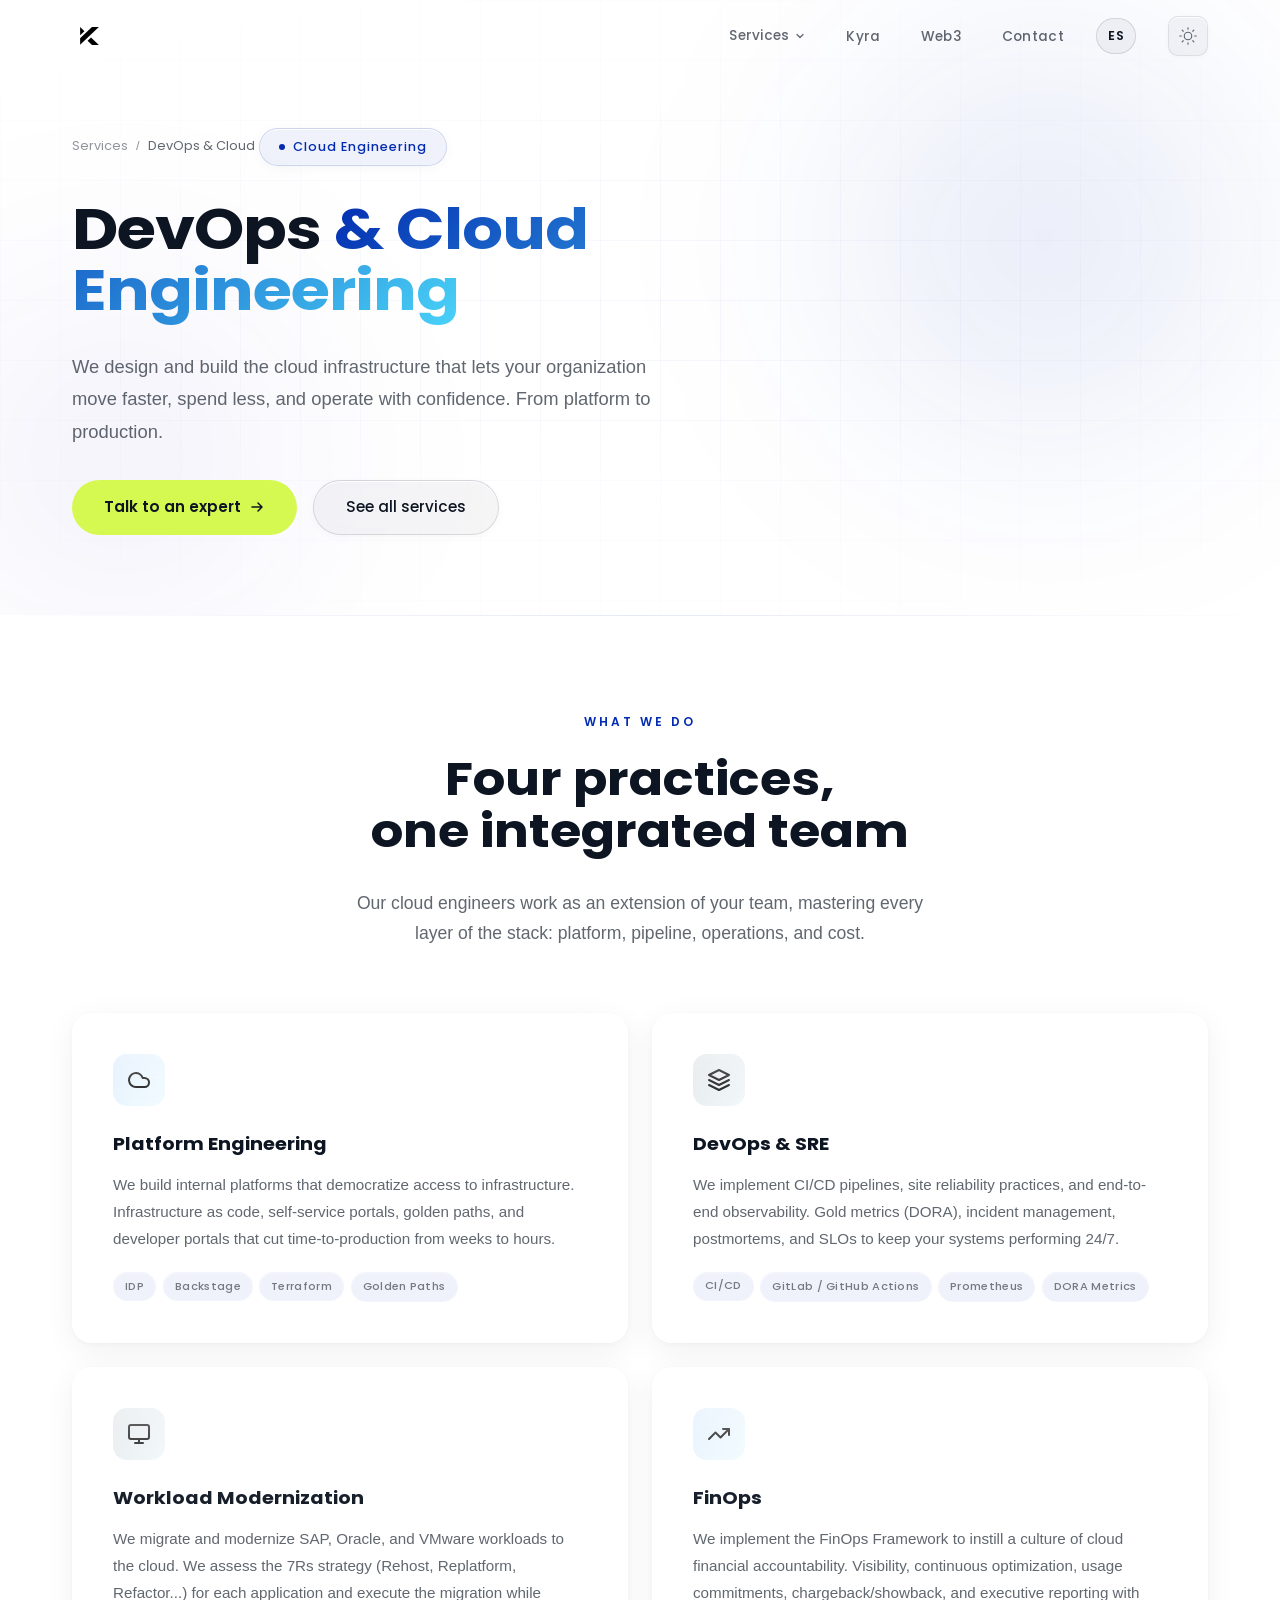
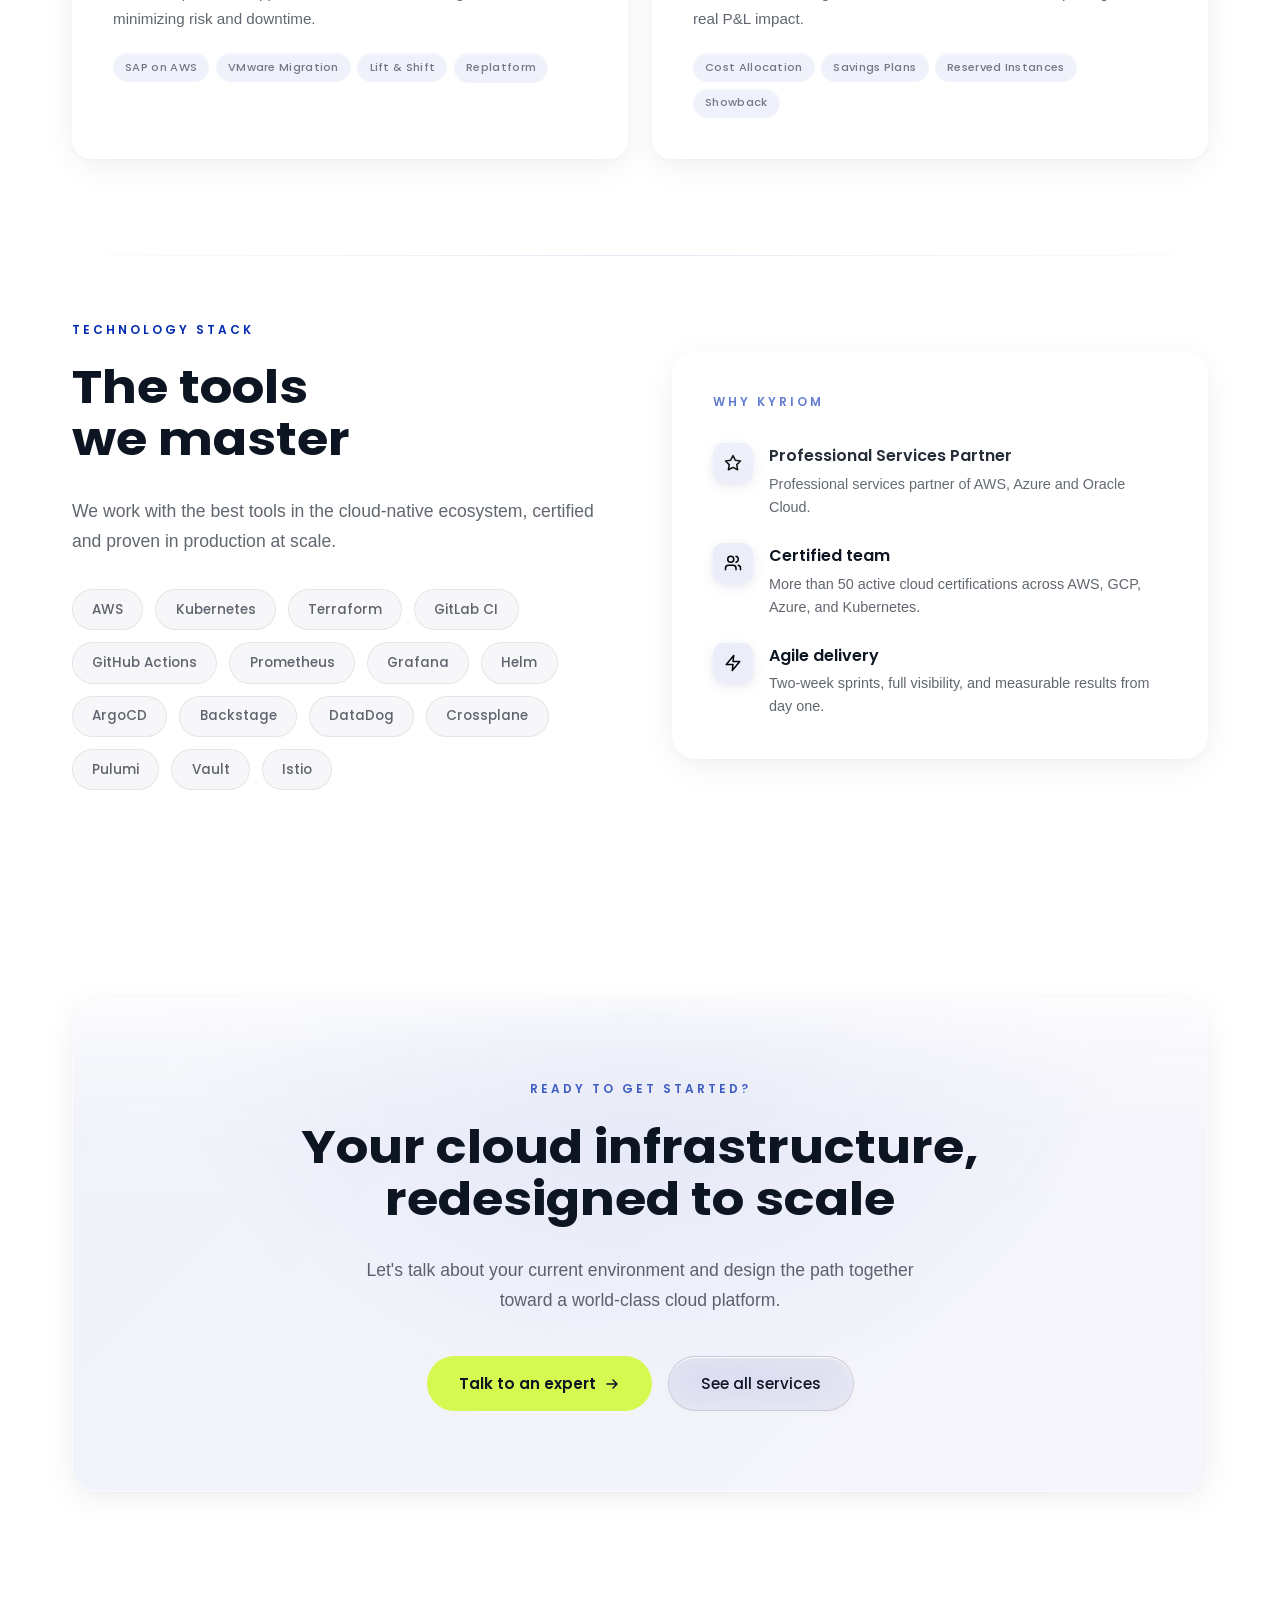
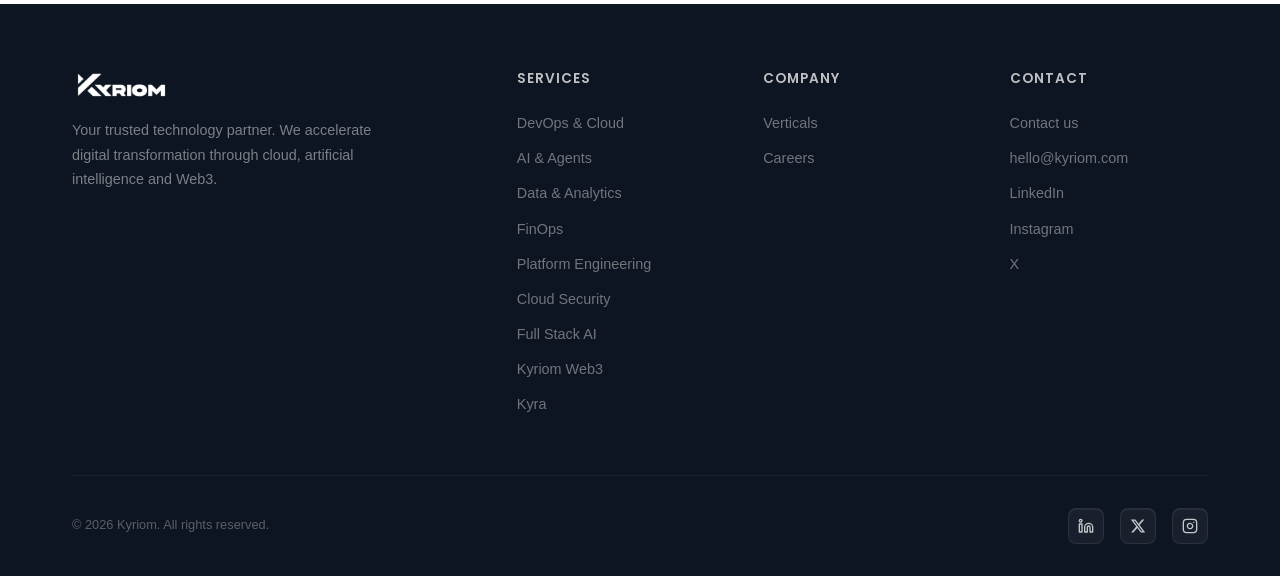
<file: servicios/devops-cloud.html>
<!DOCTYPE html>
<html lang="es">
<head>
    <meta charset="UTF-8">
    <meta name="viewport" content="width=device-width, initial-scale=1.0">
    <title data-i18n="page.title.devops">DevOps & Cloud Engineering — Kyriom</title>
    <link rel="icon" type="image/png" href="../Logo/Kyriom_Isologo-dark.png">
    <meta name="description" content="Platform Engineering, DevOps & SRE, modernización de workloads y FinOps. Kyriom construye infraestructura cloud escalable con excelencia operacional.">
    <meta property="og:title" content="DevOps & Cloud — Kyriom">
    <meta property="og:description" content="Plataformas cloud escalables con DevOps, SRE, modernización de workloads e infraestructura como código.">
    <meta property="og:type" content="website">
    <meta property="og:url" content="https://kyriom.com/servicios/devops-cloud.html">
    <link rel="canonical" href="https://kyriom.com/servicios/devops-cloud.html">
    <link rel="preconnect" href="https://fonts.googleapis.com">
    <link rel="preconnect" href="https://fonts.gstatic.com" crossorigin>
    <link href="https://fonts.googleapis.com/css2?family=Poppins:wght@300;400;500;600;700&display=swap" rel="stylesheet">
    <link href="https://api.fontshare.com/v2/css?f[]=satoshi@400,500,700&display=swap" rel="stylesheet">
    <link rel="stylesheet" href="../styles.css">
    <style>
        .detail-services { padding: 6rem 0; }
        .detail-services-grid { display: grid; grid-template-columns: repeat(2, 1fr); gap: 1.5rem; }
        .detail-card {
            padding: 2.5rem;
            transition: all 0.4s cubic-bezier(0.16, 1, 0.3, 1);
            position: relative; overflow: hidden;
        }
        .detail-card::before {
            content: ''; position: absolute; top: 0; left: 0; right: 0; height: 2px;
            background: linear-gradient(90deg, transparent, var(--btn-primary-bg), transparent);
            opacity: 0; transition: opacity 0.4s;
        }
        .detail-card:hover::before { opacity: 1; }
        .detail-card:hover { background: var(--card-hover); transform: translateY(-4px); border-color: var(--border-hover); }
        .detail-card-icon { width: 52px; height: 52px; border-radius: 14px; display: flex; align-items: center; justify-content: center; margin-bottom: 1.5rem; }
        .detail-card h3 { font-family: var(--font-primary); font-weight: 700; font-size: 1.2rem; margin-bottom: 0.75rem; }
        .detail-card p { font-size: 0.95rem; color: var(--text-secondary); line-height: 1.75; }

        .tech-section { padding: 4rem 0 6rem; }
        .tech-grid { display: flex; flex-wrap: wrap; gap: 0.75rem; margin-top: 2rem; }
        .tech-badge {
            font-family: var(--font-primary);
            font-size: 0.85rem;
            font-weight: 500;
            padding: 0.55rem 1.2rem;
            border-radius: 50px;
            border: 1px solid var(--border);
            background: var(--bg-secondary);
            color: var(--text-secondary);
            transition: all 0.3s;
        }
        .tech-badge:hover { border-color: var(--border-hover); color: var(--text-primary); }

        @media (max-width: 768px) { .detail-services-grid { grid-template-columns: 1fr; } }
    </style>
    <script src="../i18n.js" defer></script>
</head>
<body>

<!-- ===== NAVIGATION ===== -->
<nav class="nav" id="nav">
    <div class="container">
        <a href="../index.html" class="nav-logo">
            <img src="../Logo/Kyriom_Isologo-dark.svg" alt="Kyriom" class="logo-light">
            <img src="../Logo/Kyriom_Isologo-white.svg" alt="Kyriom" class="logo-dark">
        </a>
        <div class="nav-right">
            <ul class="nav-links" id="navLinks">
                <li class="nav-dropdown" id="navDropdown">
                    <a href="../index.html#servicios" class="nav-dropdown-trigger">
                        <span data-i18n="nav.services">Servicios</span>
                        <svg width="12" height="12" viewBox="0 0 24 24" fill="none" stroke="currentColor" stroke-width="2.5" stroke-linecap="round" stroke-linejoin="round"><path d="M6 9l6 6 6-6"/></svg>
                    </a>
                    <div class="nav-dropdown-menu">
                        <a href="devops-cloud.html"><span class="dropdown-icon"><img src="../icons/cloud.svg" width="16" height="16" class="icon icon-adaptive" alt=""></span><span data-i18n="nav.services.devops">DevOps &amp; Cloud</span></a>
                        <a href="ia-agentes.html"><span class="dropdown-icon"><img src="../icons/cpu.svg" width="16" height="16" class="icon icon-adaptive" alt=""></span><span data-i18n="nav.services.ia">IA &amp; Agentes</span></a>
                        <a href="data-analytics.html"><span class="dropdown-icon"><img src="../icons/bar-chart-2.svg" width="16" height="16" class="icon icon-adaptive" alt=""></span><span data-i18n="nav.services.data">Data &amp; Analytics</span></a>
                        <a href="finops.html"><span class="dropdown-icon"><img src="../icons/trending-up.svg" width="16" height="16" class="icon icon-adaptive" alt=""></span><span data-i18n="nav.services.finops">FinOps</span></a>
                        <a href="Platformengineer.html"><span class="dropdown-icon"><img src="../icons/server.svg" width="16" height="16" class="icon icon-adaptive" alt=""></span><span data-i18n="nav.services.platform">Platform Engineering</span></a>
                        <a href="Cloudsecurity.html"><span class="dropdown-icon"><img src="../icons/shield.svg" width="16" height="16" class="icon icon-adaptive" alt=""></span><span data-i18n="nav.services.security">Cloud Security</span></a>
                        <a href="full-stack-ai.html"><span class="dropdown-icon"><img src="../icons/layers.svg" width="16" height="16" class="icon icon-adaptive" alt=""></span><span data-i18n="nav.services.fullstackai">Full Stack AI</span></a>
                    </div>
                </li>
                <li><a href="../kyra.html" data-i18n="nav.kyra">Kyra</a></li>
                <li><a href="web3.html" class="nav-web3" data-i18n="nav.web3">Web3</a></li>
                <li><a href="../contacto.html" data-i18n="nav.contact">Contacto</a></li>
            </ul>
            <button class="lang-toggle" id="langToggle" data-i18n-aria="nav.lang.toggle" aria-label="Cambiar idioma"><span data-lang-current>EN</span></button>
            <button class="theme-toggle" id="themeToggle" data-i18n-aria="nav.theme.toggle" aria-label="Toggle theme">
                <svg class="icon-sun" width="18" height="18" viewBox="0 0 24 24" fill="none" stroke="currentColor" stroke-width="1.5" stroke-linecap="round"><circle cx="12" cy="12" r="5"/><path d="M12 1v2M12 21v2M4.22 4.22l1.42 1.42M18.36 18.36l1.42 1.42M1 12h2M21 12h2M4.22 19.78l1.42-1.42M18.36 5.64l1.42-1.42"/></svg>
                <svg class="icon-moon" width="18" height="18" viewBox="0 0 24 24" fill="none" stroke="currentColor" stroke-width="1.5" stroke-linecap="round"><path d="M21 12.79A9 9 0 1111.21 3 7 7 0 0021 12.79z"/></svg>
            </button>
            <button class="nav-toggle" id="navToggle" data-i18n-aria="nav.menu.toggle" aria-label="Toggle menu">
                <span></span><span></span><span></span>
            </button>
        </div>
    </div>
</nav>

<!-- ===== PAGE HERO ===== -->
<section class="page-hero">
    <div class="hero-bg">
        <div class="hero-orb hero-orb-1"></div>
        <div class="hero-orb hero-orb-2"></div>
        <div class="hero-grid"></div>
    </div>
    <div class="container">
        <div style="display: inline-flex; align-items: center; gap: 0.5rem; margin-bottom: 1rem;">
            <a href="../index.html#servicios" data-i18n="devops.breadcrumb.services" style="font-family: var(--font-primary); font-size: 0.8rem; color: var(--text-tertiary); transition: color 0.3s;">Servicios</a>
            <span style="color: var(--text-tertiary); font-size: 0.8rem;">/</span>
            <span data-i18n="devops.breadcrumb.current" style="font-family: var(--font-primary); font-size: 0.8rem; color: var(--text-secondary);">DevOps &amp; Cloud</span>
        </div>
        <div class="hero-badge reveal" style="margin-bottom: 1.5rem;">
            <span class="hero-badge-dot"></span>
            <span data-i18n="devops.hero.badge">Cloud Engineering</span>
        </div>
        <h1 class="reveal reveal-delay-1" data-i18n-html="devops.hero.title">DevOps <span class="gradient-text">&amp; Cloud<br>Engineering</span></h1>
        <p class="reveal reveal-delay-2" data-i18n="devops.hero.desc">Diseñamos y construimos la infraestructura cloud que permite a tu organización moverse más rápido, gastar menos y operar con confianza. Desde la plataforma hasta la producción.</p>
        <div class="hero-actions reveal reveal-delay-3">
            <a href="../contacto.html" class="btn-primary btn-chartreuse">
                <span data-i18n="devops.hero.cta.primary">Hablar con un experto</span>
                <svg width="16" height="16" viewBox="0 0 16 16" fill="none"><path d="M3 8h10m0 0L9 4m4 4L9 12" stroke="currentColor" stroke-width="1.5" stroke-linecap="round" stroke-linejoin="round"/></svg>
            </a>
            <a href="../index.html#servicios" class="btn-secondary" data-i18n="devops.hero.cta.secondary">Ver todos los servicios</a>
        </div>
    </div>
</section>

<div class="section-divider"></div>

<!-- ===== SERVICES DETAIL ===== -->
<section class="detail-services">
    <div class="container">
        <div class="services-header reveal">
            <div class="section-label" data-i18n="devops.practices.label">Lo que hacemos</div>
            <h2 class="section-title" data-i18n-html="devops.practices.title">Cuatro prácticas,<br>un equipo integrado</h2>
            <p class="section-subtitle" data-i18n="devops.practices.subtitle">Nuestros ingenieros cloud trabajan como extensión de tu equipo, dominando cada capa del stack: plataforma, pipeline, operaciones y costos.</p>
        </div>
        <div class="detail-services-grid">
            <div class="detail-card glass reveal">
                <div class="detail-card-icon service-icon-cloud">
                    <img src="../icons/cloud.svg" width="24" height="24" class="icon icon-adaptive" alt="">
                </div>
                <h3 data-i18n="devops.cap1.title">Platform Engineering</h3>
                <p data-i18n="devops.cap1.desc">Construimos plataformas internas que democratizan el acceso a la infraestructura. Infraestructura como código, portales self-service, golden paths y developer portals que reducen el time-to-production de semanas a horas.</p>
                <div class="service-tags" style="margin-top: 1.25rem;">
                    <span class="service-tag">IDP</span>
                    <span class="service-tag">Backstage</span>
                    <span class="service-tag">Terraform</span>
                    <span class="service-tag">Golden Paths</span>
                </div>
            </div>
            <div class="detail-card glass reveal reveal-delay-1">
                <div class="detail-card-icon service-icon-devops">
                    <img src="../icons/layers.svg" width="24" height="24" class="icon icon-adaptive" alt="">
                </div>
                <h3 data-i18n="devops.cap2.title">DevOps &amp; SRE</h3>
                <p data-i18n="devops.cap2.desc">Implementamos pipelines CI/CD, prácticas de confiabilidad de sitio y observabilidad de extremo a extremo. Métricas de oro (DORA), gestión de incidentes, postmortems y SLOs para mantener tus sistemas en rendimiento óptimo las 24/7.</p>
                <div class="service-tags" style="margin-top: 1.25rem;">
                    <span class="service-tag">CI/CD</span>
                    <span class="service-tag">GitLab / GitHub Actions</span>
                    <span class="service-tag">Prometheus</span>
                    <span class="service-tag">DORA Metrics</span>
                </div>
            </div>
            <div class="detail-card glass reveal reveal-delay-2">
                <div class="detail-card-icon service-icon-devops">
                    <img src="../icons/monitor.svg" width="24" height="24" class="icon icon-adaptive" alt="">
                </div>
                <h3 data-i18n="devops.cap3.title">Workload Modernization</h3>
                <p data-i18n="devops.cap3.desc">Migramos y modernizamos workloads SAP, Oracle y VMware a la nube. Evaluamos la estrategia de las 7R (Rehost, Replatform, Refactor...) para cada aplicación y ejecutamos la migración minimizando riesgo y tiempo de inactividad.</p>
                <div class="service-tags" style="margin-top: 1.25rem;">
                    <span class="service-tag">SAP on AWS</span>
                    <span class="service-tag">VMware Migration</span>
                    <span class="service-tag">Lift &amp; Shift</span>
                    <span class="service-tag">Replatform</span>
                </div>
            </div>
            <div class="detail-card glass reveal reveal-delay-3">
                <div class="detail-card-icon service-icon-cloud">
                    <img src="../icons/trending-up.svg" width="24" height="24" class="icon icon-adaptive" alt="">
                </div>
                <h3 data-i18n="devops.cap4.title">FinOps</h3>
                <p data-i18n="devops.cap4.desc">Implementamos el FinOps Framework para instaurar una cultura de responsabilidad financiera cloud. Visibility, optimización continua, compromisos de uso, chargeback/showback y reportes ejecutivos con impacto real en el P&amp;L.</p>
                <div class="service-tags" style="margin-top: 1.25rem;">
                    <span class="service-tag">Cost Allocation</span>
                    <span class="service-tag">Savings Plans</span>
                    <span class="service-tag">Reserved Instances</span>
                    <span class="service-tag">Showback</span>
                </div>
            </div>
        </div>
    </div>
</section>

<div class="section-divider"></div>

<!-- ===== TECHNOLOGIES ===== -->
<section class="tech-section">
    <div class="container">
        <div class="ai-grid">
            <div class="reveal">
                <div class="section-label" data-i18n="devops.tech.label">Stack tecnológico</div>
                <h2 class="section-title" data-i18n-html="devops.tech.title">Las herramientas<br>que dominamos</h2>
                <p class="section-subtitle" data-i18n="devops.tech.subtitle">Trabajamos con las mejores herramientas del ecosistema cloud nativo, certificadas y probadas en producción a escala.</p>
                <div class="tech-grid" style="margin-top: 2rem;">
                    <span class="tech-badge">AWS</span>
                    <span class="tech-badge">Kubernetes</span>
                    <span class="tech-badge">Terraform</span>
                    <span class="tech-badge">GitLab CI</span>
                    <span class="tech-badge">GitHub Actions</span>
                    <span class="tech-badge">Prometheus</span>
                    <span class="tech-badge">Grafana</span>
                    <span class="tech-badge">Helm</span>
                    <span class="tech-badge">ArgoCD</span>
                    <span class="tech-badge">Backstage</span>
                    <span class="tech-badge">DataDog</span>
                    <span class="tech-badge">Crossplane</span>
                    <span class="tech-badge">Pulumi</span>
                    <span class="tech-badge">Vault</span>
                    <span class="tech-badge">Istio</span>
                </div>
            </div>
            <div class="reveal reveal-delay-2">
                <div class="glass-strong" style="padding: 2.5rem;">
                    <div class="section-label" data-i18n="devops.why.label" style="margin-bottom: 1.5rem;">Por qué Kyriom</div>
                    <div class="ai-features">
                        <div class="ai-feature">
                            <div class="ai-feature-icon">
                                <img src="../icons/star.svg" width="18" height="18" class="icon icon-adaptive" alt="">
                            </div>
                            <div>
                                <h4 data-i18n="devops.why1.title">Partner de Servicios Profesionales</h4>
                                <p data-i18n="devops.why1.desc">Partner de servicios profesionales de AWS, Azure y Oracle Cloud.</p>
                            </div>
                        </div>
                        <div class="ai-feature">
                            <div class="ai-feature-icon">
                                <img src="../icons/users.svg" width="18" height="18" class="icon icon-adaptive" alt="">
                            </div>
                            <div>
                                <h4 data-i18n="devops.why2.title">Equipo certificado</h4>
                                <p data-i18n="devops.why2.desc">Más de 50 certificaciones cloud activas en AWS, GCP, Azure y Kubernetes.</p>
                            </div>
                        </div>
                        <div class="ai-feature">
                            <div class="ai-feature-icon">
                                <img src="../icons/zap.svg" width="18" height="18" class="icon icon-adaptive" alt="">
                            </div>
                            <div>
                                <h4 data-i18n="devops.why3.title">Delivery ágil</h4>
                                <p data-i18n="devops.why3.desc">Sprints de dos semanas, visibilidad total y resultados medibles desde el día uno.</p>
                            </div>
                        </div>
                    </div>
                </div>
            </div>
        </div>
    </div>
</section>

<!-- ===== CTA ===== -->
<section class="cta">
    <div class="container">
        <div class="cta-container glass-strong reveal">
            <div class="section-label" data-i18n="devops.cta.label">¿Listo para empezar?</div>
            <h2 class="section-title" data-i18n-html="devops.cta.title">Tu infraestructura cloud,<br>rediseñada para escalar</h2>
            <p class="section-subtitle" data-i18n="devops.cta.subtitle">Hablemos de tu entorno actual y diseñemos juntos el camino hacia una plataforma cloud de clase mundial.</p>
            <div class="cta-actions">
                <a href="../contacto.html" class="btn-primary btn-chartreuse">
                    <span data-i18n="devops.cta.primary">Hablar con un experto</span>
                    <svg width="16" height="16" viewBox="0 0 16 16" fill="none"><path d="M3 8h10m0 0L9 4m4 4L9 12" stroke="currentColor" stroke-width="1.5" stroke-linecap="round" stroke-linejoin="round"/></svg>
                </a>
                <a href="../index.html#servicios" class="btn-secondary" data-i18n="devops.cta.secondary">Ver todos los servicios</a>
            </div>
        </div>
    </div>
</section>

<!-- ===== FOOTER ===== -->
<footer class="footer">
    <div class="container">
        <div class="footer-grid">
            <div class="footer-brand">
                <div class="footer-logo"><img src="../Logo/kyriom_logo_white.png" alt="Kyriom"></div>
                <p data-i18n="footer.tagline">Tu socio de confianza tecnológico. Aceleramos la transformación digital a través de cloud, inteligencia artificial y Web3.</p>
            </div>
            <div class="footer-col">
                <h4 data-i18n="footer.services">Servicios</h4>
                <ul>
                    <li><a href="devops-cloud.html" data-i18n="nav.services.devops">DevOps &amp; Cloud</a></li>
                    <li><a href="ia-agentes.html" data-i18n="nav.services.ia">IA &amp; Agentes</a></li>
                    <li><a href="data-analytics.html" data-i18n="nav.services.data">Data &amp; Analytics</a></li>
                    <li><a href="finops.html" data-i18n="nav.services.finops">FinOps</a></li>
                    <li><a href="Platformengineer.html" data-i18n="nav.services.platform">Platform Engineering</a></li>
                    <li><a href="Cloudsecurity.html" data-i18n="nav.services.security">Cloud Security</a></li>
                    <li><a href="full-stack-ai.html" data-i18n="nav.services.fullstackai">Full Stack AI</a></li>
                    <li><a href="web3.html" data-i18n="nav.services.web3">Kyriom Web3</a></li>
                    <li><a href="../kyra.html" data-i18n="nav.kyra">Kyra</a></li>
                </ul>
            </div>
            <div class="footer-col">
                <h4 data-i18n="footer.company">Empresa</h4>
                <ul>
                    <li><a href="../index.html#verticales" data-i18n="footer.company.verticals">Verticales</a></li>
                    <li><a href="#" data-i18n="footer.company.careers">Empleos</a></li>
                </ul>
            </div>
            <div class="footer-col">
                <h4 data-i18n="footer.contact">Contacto</h4>
                <ul>
                    <li><a href="../contacto.html" data-i18n="footer.contact.us">Contáctanos</a></li>
                    <li><a href="mailto:hello@kyriom.com">hello@kyriom.com</a></li>
                    <li><a href="https://www.linkedin.com/company/kyriom" target="_blank" rel="noopener">LinkedIn</a></li>
                    <li><a href="https://www.instagram.com/kyriom_cloud/" target="_blank" rel="noopener">Instagram</a></li>
                    <li><a href="#">X</a></li>
                </ul>
            </div>
        </div>
        <div class="footer-bottom">
            <p data-i18n="footer.rights">&copy; 2026 Kyriom. Todos los derechos reservados.</p>
            <div class="footer-socials">
                <a href="https://www.linkedin.com/company/kyriom" class="footer-social" aria-label="LinkedIn" target="_blank" rel="noopener"><img src="../icons/linkedin.svg" width="16" height="16" class="icon icon-social" alt="LinkedIn"></a>
                <a href="#" class="footer-social" aria-label="X" target="_blank" rel="noopener"><img src="../icons/x.svg" width="16" height="16" class="icon icon-social" alt="X"></a>
                <a href="https://www.instagram.com/kyriom_cloud/" class="footer-social" aria-label="Instagram" target="_blank" rel="noopener"><img src="../icons/instagram.svg" width="16" height="16" class="icon icon-social" alt="Instagram"></a>
            </div>
        </div>
    </div>
</footer>

<script>
    const themeToggle = document.getElementById('themeToggle');
    const savedTheme = localStorage.getItem('kyriom-theme');
    if (savedTheme === 'dark') document.body.classList.add('dark');
    themeToggle.addEventListener('click', () => {
        document.body.classList.toggle('dark');
        localStorage.setItem('kyriom-theme', document.body.classList.contains('dark') ? 'dark' : 'light');
    });
    const observer = new IntersectionObserver((entries) => {
        entries.forEach(entry => { if (entry.isIntersecting) { entry.target.classList.add('visible'); observer.unobserve(entry.target); } });
    }, { threshold: 0.1, rootMargin: '0px 0px -50px 0px' });
    document.querySelectorAll('.reveal').forEach(el => observer.observe(el));
    const nav = document.getElementById('nav');
    window.addEventListener('scroll', () => { nav.classList.toggle('scrolled', window.pageYOffset > 50); }, { passive: true });
    const navToggle = document.getElementById('navToggle');
    const navLinks = document.getElementById('navLinks');
    navToggle.addEventListener('click', () => navLinks.classList.toggle('open'));
    navLinks.querySelectorAll("a").forEach(link => { link.addEventListener("click", () => navLinks.classList.remove("open")); });
    const navDropdown = document.getElementById("navDropdown");
    if (navDropdown) {
        navDropdown.querySelector(".nav-dropdown-trigger").addEventListener("click", function(e) {
            if (window.innerWidth <= 768) { e.preventDefault(); navDropdown.classList.toggle("open"); }
        });
        document.addEventListener("click", function(e) { if (!navDropdown.contains(e.target)) navDropdown.classList.remove("open"); });
    }
</script>

</body>
</html>
</file>
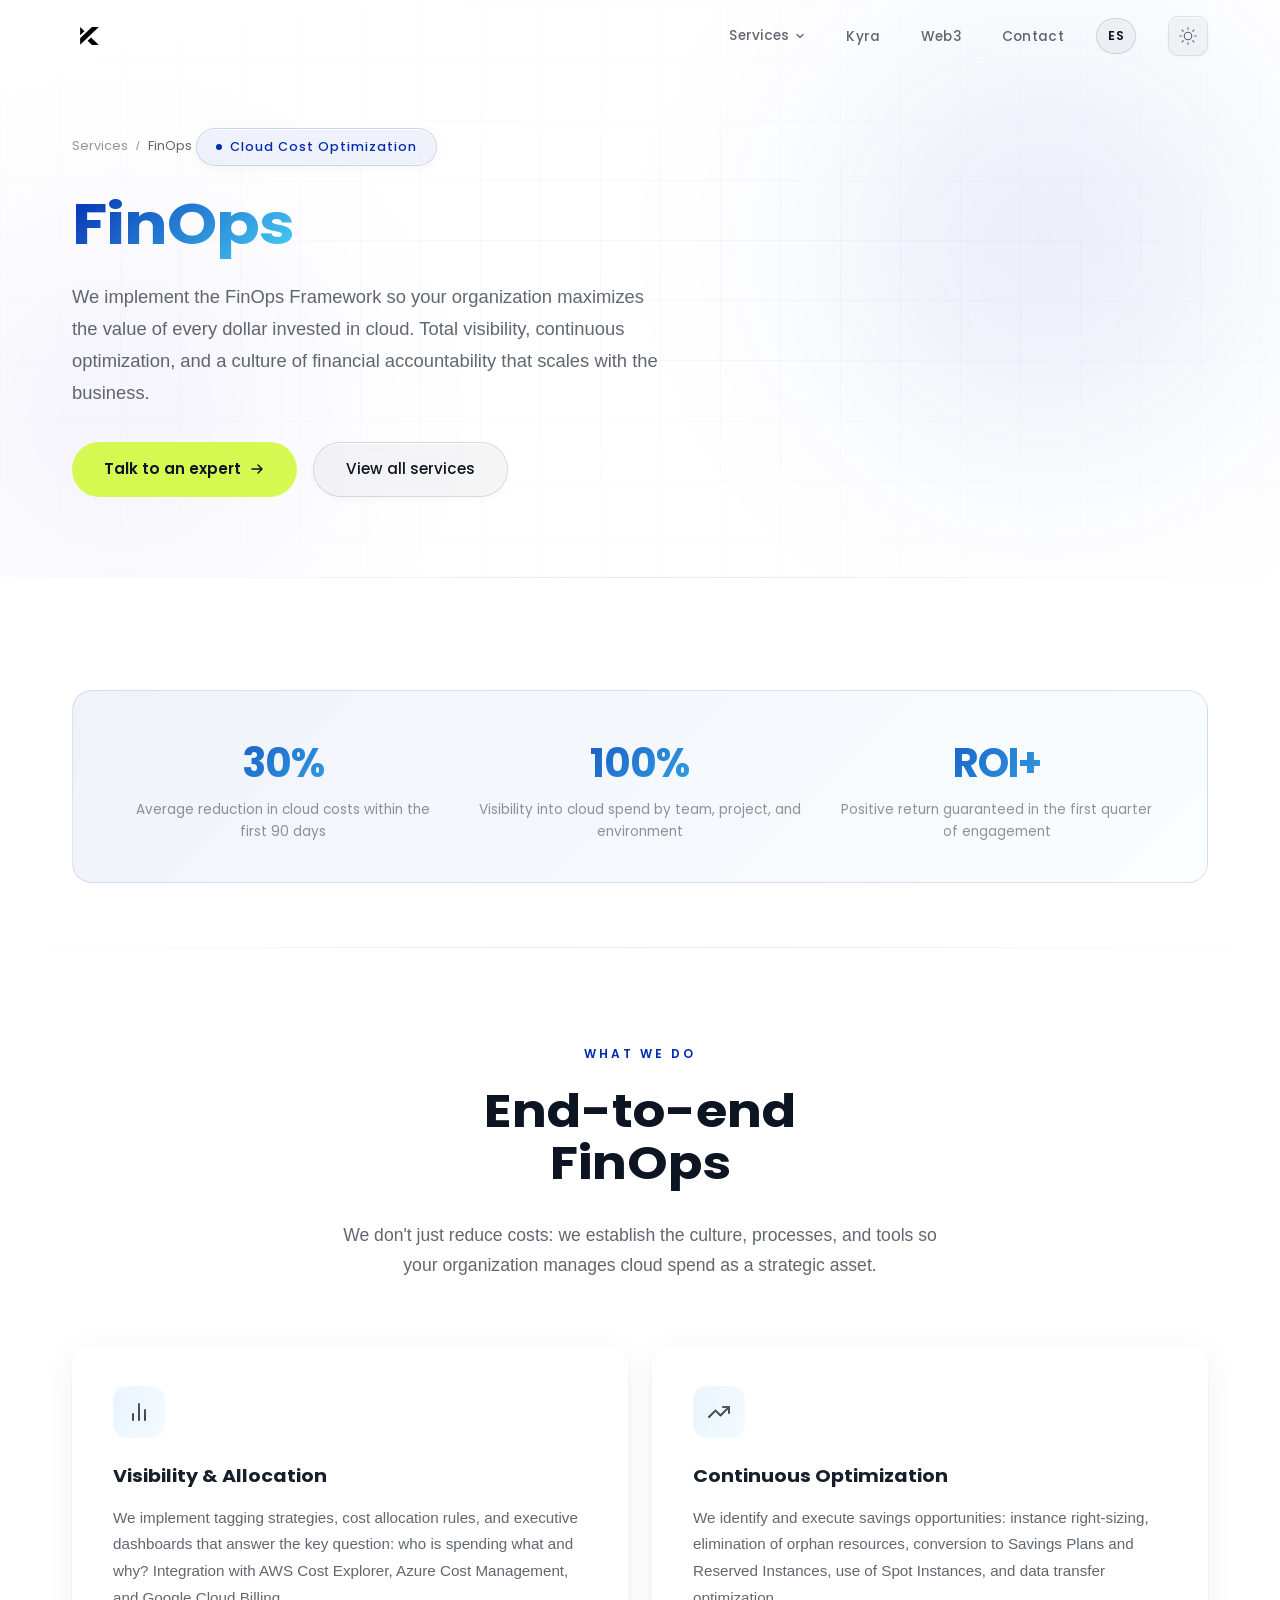
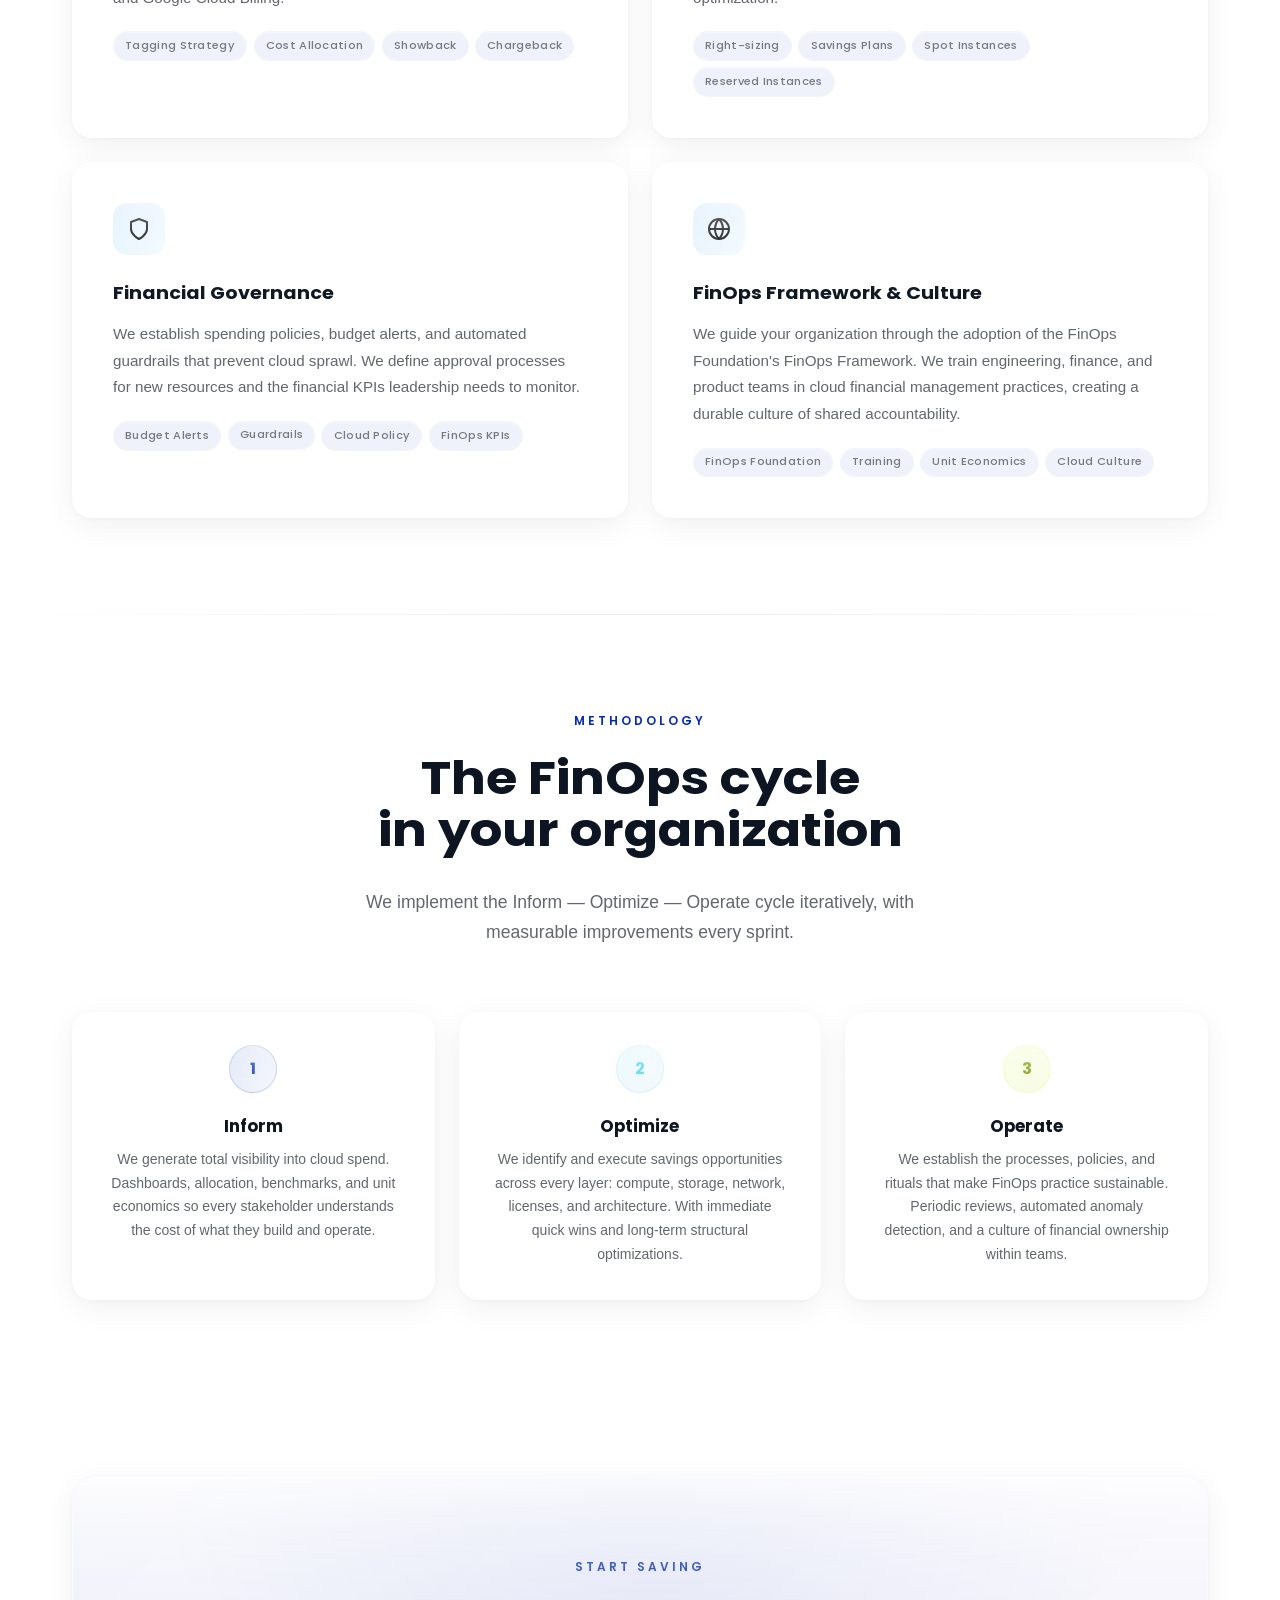
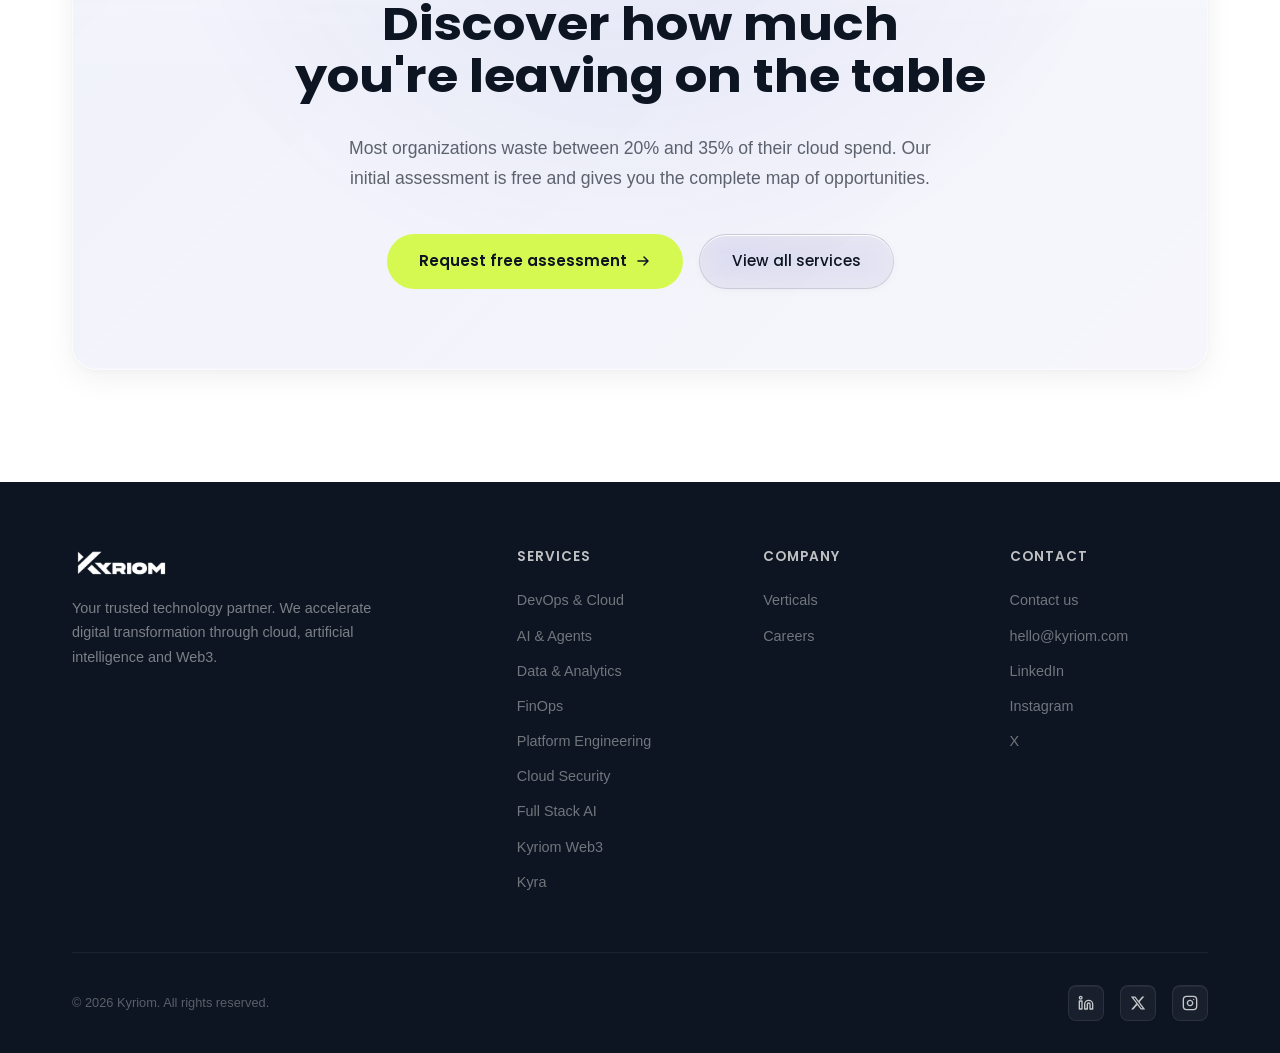
<file: servicios/finops.html>
<!DOCTYPE html>
<html lang="es">
<head>
    <meta charset="UTF-8">
    <meta name="viewport" content="width=device-width, initial-scale=1.0">
    <title data-i18n="page.title.finops">FinOps — Kyriom</title>
    <link rel="icon" type="image/png" href="../Logo/Kyriom_Isologo-dark.png">
    <meta name="description" content="Optimización de costos cloud, gobernanza financiera y el FinOps Framework. Kyriom maximiza el valor de tu inversión cloud sin sacrificar rendimiento.">
    <meta property="og:title" content="FinOps — Kyriom">
    <meta property="og:description" content="Optimización y gobierno del gasto cloud con el FinOps Framework y el estándar abierto FOCUS.">
    <meta property="og:type" content="website">
    <meta property="og:url" content="https://kyriom.com/servicios/finops.html">
    <link rel="canonical" href="https://kyriom.com/servicios/finops.html">
    <link rel="preconnect" href="https://fonts.googleapis.com">
    <link rel="preconnect" href="https://fonts.gstatic.com" crossorigin>
    <link href="https://fonts.googleapis.com/css2?family=Poppins:wght@300;400;500;600;700&display=swap" rel="stylesheet">
    <link href="https://api.fontshare.com/v2/css?f[]=satoshi@400,500,700&display=swap" rel="stylesheet">
    <link rel="stylesheet" href="../styles.css">
    <style>
        .detail-services { padding: 6rem 0; }
        .detail-services-grid { display: grid; grid-template-columns: repeat(2, 1fr); gap: 1.5rem; }
        .detail-card { padding: 2.5rem; transition: all 0.4s cubic-bezier(0.16, 1, 0.3, 1); position: relative; overflow: hidden; }
        .detail-card::before { content: ''; position: absolute; top: 0; left: 0; right: 0; height: 2px; background: linear-gradient(90deg, transparent, var(--btn-primary-bg), transparent); opacity: 0; transition: opacity 0.4s; }
        .detail-card:hover::before { opacity: 1; }
        .detail-card:hover { background: var(--card-hover); transform: translateY(-4px); border-color: var(--border-hover); }
        .detail-card-icon { width: 52px; height: 52px; border-radius: 14px; display: flex; align-items: center; justify-content: center; margin-bottom: 1.5rem; }
        .detail-card h3 { font-family: var(--font-primary); font-weight: 700; font-size: 1.2rem; margin-bottom: 0.75rem; }
        .detail-card p { font-size: 0.95rem; color: var(--text-secondary); line-height: 1.75; }
        .tech-badge { font-family: var(--font-primary); font-size: 0.85rem; font-weight: 500; padding: 0.55rem 1.2rem; border-radius: 50px; border: 1px solid var(--border); background: var(--bg-secondary); color: var(--text-secondary); transition: all 0.3s; display: inline-block; }
        .tech-badge:hover { border-color: var(--border-hover); color: var(--text-primary); }

        /* FinOps phases */
        .finops-phases { padding: 6rem 0 4rem; }
        .phases-grid { display: grid; grid-template-columns: repeat(3, 1fr); gap: 1.5rem; margin-top: 3rem; }
        .phase-card { padding: 2rem; text-align: center; }
        .phase-num {
            width: 48px; height: 48px; border-radius: 50%;
            display: flex; align-items: center; justify-content: center;
            margin: 0 auto 1.25rem;
            font-family: var(--font-primary); font-weight: 700; font-size: 1rem;
        }
        .phase-num-1 { background: linear-gradient(135deg, rgba(2,43,176,0.15), rgba(112,173,212,0.08)); color: var(--klein-blue); border: 1px solid rgba(2,43,176,0.2); }
        .phase-num-2 { background: linear-gradient(135deg, rgba(73,211,248,0.15), rgba(112,173,212,0.08)); color: var(--vivid-sky); border: 1px solid rgba(73,211,248,0.2); }
        .phase-num-3 { background: linear-gradient(135deg, rgba(214,249,81,0.2), rgba(173,214,0,0.1)); color: #7a9900; border: 1px solid rgba(214,249,81,0.3); }
        .dark .phase-num-3 { color: var(--chartreuse); }
        .phase-card h4 { font-family: var(--font-primary); font-weight: 700; font-size: 1.05rem; margin-bottom: 0.5rem; }
        .phase-card p { font-size: 0.875rem; color: var(--text-secondary); line-height: 1.7; }

        /* Savings callout */
        .savings-callout {
            padding: 2.5rem 3rem;
            border-radius: 20px;
            background: linear-gradient(135deg, rgba(2,43,176,0.06), rgba(73,211,248,0.03));
            border: 1px solid rgba(2,43,176,0.12);
            display: grid; grid-template-columns: repeat(3, 1fr); gap: 2rem;
            text-align: center; margin-top: 3rem;
        }
        .savings-stat .savings-num { font-family: var(--font-primary); font-weight: 700; font-size: 2.5rem; letter-spacing: -1px; background: linear-gradient(135deg, var(--klein-blue), var(--vivid-sky)); -webkit-background-clip: text; -webkit-text-fill-color: transparent; background-clip: text; }
        .savings-stat p { font-size: 0.85rem; color: var(--text-tertiary); margin-top: 0.25rem; font-family: var(--font-primary); }

        @media (max-width: 1024px) { .phases-grid { grid-template-columns: 1fr; } .savings-callout { grid-template-columns: 1fr; } }
        @media (max-width: 768px) { .detail-services-grid { grid-template-columns: 1fr; } }
    </style>
    <script src="../i18n.js" defer></script>
</head>
<body>

<!-- ===== NAVIGATION ===== -->
<nav class="nav" id="nav">
    <div class="container">
        <a href="../index.html" class="nav-logo">
            <img src="../Logo/Kyriom_Isologo-dark.svg" alt="Kyriom" class="logo-light">
            <img src="../Logo/Kyriom_Isologo-white.svg" alt="Kyriom" class="logo-dark">
        </a>
        <div class="nav-right">
            <ul class="nav-links" id="navLinks">
                <li class="nav-dropdown" id="navDropdown">
                    <a href="../index.html#servicios" class="nav-dropdown-trigger">
                        <span data-i18n="nav.services">Servicios</span>
                        <svg width="12" height="12" viewBox="0 0 24 24" fill="none" stroke="currentColor" stroke-width="2.5" stroke-linecap="round" stroke-linejoin="round"><path d="M6 9l6 6 6-6"/></svg>
                    </a>
                    <div class="nav-dropdown-menu">
                        <a href="devops-cloud.html"><span class="dropdown-icon"><img src="../icons/cloud.svg" width="16" height="16" class="icon icon-adaptive" alt=""></span><span data-i18n="nav.services.devops">DevOps &amp; Cloud</span></a>
                        <a href="ia-agentes.html"><span class="dropdown-icon"><img src="../icons/cpu.svg" width="16" height="16" class="icon icon-adaptive" alt=""></span><span data-i18n="nav.services.ia">IA &amp; Agentes</span></a>
                        <a href="data-analytics.html"><span class="dropdown-icon"><img src="../icons/bar-chart-2.svg" width="16" height="16" class="icon icon-adaptive" alt=""></span><span data-i18n="nav.services.data">Data &amp; Analytics</span></a>
                        <a href="finops.html"><span class="dropdown-icon"><img src="../icons/trending-up.svg" width="16" height="16" class="icon icon-adaptive" alt=""></span><span data-i18n="nav.services.finops">FinOps</span></a>
                        <a href="Platformengineer.html"><span class="dropdown-icon"><img src="../icons/server.svg" width="16" height="16" class="icon icon-adaptive" alt=""></span><span data-i18n="nav.services.platform">Platform Engineering</span></a>
                        <a href="Cloudsecurity.html"><span class="dropdown-icon"><img src="../icons/shield.svg" width="16" height="16" class="icon icon-adaptive" alt=""></span><span data-i18n="nav.services.security">Cloud Security</span></a>
                        <a href="full-stack-ai.html"><span class="dropdown-icon"><img src="../icons/layers.svg" width="16" height="16" class="icon icon-adaptive" alt=""></span><span data-i18n="nav.services.fullstackai">Full Stack AI</span></a>
                    </div>
                </li>
                <li><a href="../kyra.html" data-i18n="nav.kyra">Kyra</a></li>
                <li><a href="web3.html" class="nav-web3" data-i18n="nav.web3">Web3</a></li>
                <li><a href="../contacto.html" data-i18n="nav.contact">Contacto</a></li>
            </ul>
            <button class="lang-toggle" id="langToggle" data-i18n-aria="nav.lang.toggle" aria-label="Cambiar idioma"><span data-lang-current>EN</span></button>
            <button class="theme-toggle" id="themeToggle" data-i18n-aria="nav.theme.toggle" aria-label="Toggle theme">
                <svg class="icon-sun" width="18" height="18" viewBox="0 0 24 24" fill="none" stroke="currentColor" stroke-width="1.5" stroke-linecap="round"><circle cx="12" cy="12" r="5"/><path d="M12 1v2M12 21v2M4.22 4.22l1.42 1.42M18.36 18.36l1.42 1.42M1 12h2M21 12h2M4.22 19.78l1.42-1.42M18.36 5.64l1.42-1.42"/></svg>
                <svg class="icon-moon" width="18" height="18" viewBox="0 0 24 24" fill="none" stroke="currentColor" stroke-width="1.5" stroke-linecap="round"><path d="M21 12.79A9 9 0 1111.21 3 7 7 0 0021 12.79z"/></svg>
            </button>
            <button class="nav-toggle" id="navToggle" data-i18n-aria="nav.menu.toggle" aria-label="Toggle menu">
                <span></span><span></span><span></span>
            </button>
        </div>
    </div>
</nav>

<!-- ===== PAGE HERO ===== -->
<section class="page-hero">
    <div class="hero-bg">
        <div class="hero-orb hero-orb-1"></div>
        <div class="hero-orb hero-orb-2"></div>
        <div class="hero-grid"></div>
    </div>
    <div class="container">
        <div style="display: inline-flex; align-items: center; gap: 0.5rem; margin-bottom: 1rem;">
            <a href="../index.html#servicios" data-i18n="finops.breadcrumb.services" style="font-family: var(--font-primary); font-size: 0.8rem; color: var(--text-tertiary); transition: color 0.3s;">Servicios</a>
            <span style="color: var(--text-tertiary); font-size: 0.8rem;">/</span>
            <span data-i18n="finops.breadcrumb.current" style="font-family: var(--font-primary); font-size: 0.8rem; color: var(--text-secondary);">FinOps</span>
        </div>
        <div class="hero-badge reveal" style="margin-bottom: 1.5rem;">
            <span class="hero-badge-dot"></span>
            <span data-i18n="finops.hero.badge">Cloud Cost Optimization</span>
        </div>
        <h1 class="reveal reveal-delay-1" data-i18n-html="finops.hero.title"><span class="gradient-text">FinOps</span></h1>
        <p class="reveal reveal-delay-2" data-i18n="finops.hero.desc">Implementamos el FinOps Framework para que tu organización maximice el valor de cada dólar invertido en cloud. Visibilidad total, optimización continua y una cultura de responsabilidad financiera que escala con el negocio.</p>
        <div class="hero-actions reveal reveal-delay-3">
            <a href="../contacto.html" class="btn-primary btn-chartreuse">
                <span data-i18n="finops.hero.cta.primary">Hablar con un experto</span>
                <svg width="16" height="16" viewBox="0 0 16 16" fill="none"><path d="M3 8h10m0 0L9 4m4 4L9 12" stroke="currentColor" stroke-width="1.5" stroke-linecap="round" stroke-linejoin="round"/></svg>
            </a>
            <a href="../index.html#servicios" class="btn-secondary" data-i18n="finops.hero.cta.secondary">Ver todos los servicios</a>
        </div>
    </div>
</section>

<div class="section-divider"></div>

<!-- ===== RESULTS CALLOUT ===== -->
<section style="padding: 4rem 0;">
    <div class="container">
        <div class="savings-callout reveal">
            <div class="savings-stat">
                <div class="savings-num" data-i18n="finops.savings.s1.num">30%</div>
                <p data-i18n="finops.savings.s1.label">Reducción promedio de costos cloud en los primeros 90 días</p>
            </div>
            <div class="savings-stat">
                <div class="savings-num" data-i18n="finops.savings.s2.num">100%</div>
                <p data-i18n="finops.savings.s2.label">Visibilidad del gasto cloud por equipo, proyecto y ambiente</p>
            </div>
            <div class="savings-stat">
                <div class="savings-num" data-i18n="finops.savings.s3.num">ROI+</div>
                <p data-i18n="finops.savings.s3.label">Retorno positivo garantizado en el primer trimestre de engagement</p>
            </div>
        </div>
    </div>
</section>

<div class="section-divider"></div>

<!-- ===== SERVICES DETAIL ===== -->
<section class="detail-services">
    <div class="container">
        <div class="services-header reveal">
            <div class="section-label" data-i18n="finops.services.label">Lo que hacemos</div>
            <h2 class="section-title" data-i18n-html="finops.services.title">FinOps de punta<br>a punta</h2>
            <p class="section-subtitle" data-i18n="finops.services.subtitle">No solo reducimos costos: instauramos la cultura, los procesos y las herramientas para que tu organización gestione el gasto cloud como un activo estratégico.</p>
        </div>
        <div class="detail-services-grid">
            <div class="detail-card glass reveal">
                <div class="detail-card-icon service-icon-cloud">
                    <img src="../icons/bar-chart-2.svg" width="24" height="24" class="icon icon-adaptive" alt="">
                </div>
                <h3 data-i18n="finops.card1.title">Visibilidad y Allocation</h3>
                <p data-i18n="finops.card1.desc">Implementamos tagging strategies, cost allocation rules y dashboards ejecutivos que responden la pregunta clave: ¿quién gasta qué y por qué? Integración con AWS Cost Explorer, Azure Cost Management y Google Cloud Billing.</p>
                <div class="service-tags" style="margin-top: 1.25rem;">
                    <span class="service-tag" data-i18n="finops.card1.tag1">Tagging Strategy</span>
                    <span class="service-tag" data-i18n="finops.card1.tag2">Cost Allocation</span>
                    <span class="service-tag" data-i18n="finops.card1.tag3">Showback</span>
                    <span class="service-tag" data-i18n="finops.card1.tag4">Chargeback</span>
                </div>
            </div>
            <div class="detail-card glass reveal reveal-delay-1">
                <div class="detail-card-icon service-icon-cloud">
                    <img src="../icons/trending-up.svg" width="24" height="24" class="icon icon-adaptive" alt="">
                </div>
                <h3 data-i18n="finops.card2.title">Optimización Continua</h3>
                <p data-i18n="finops.card2.desc">Identificamos y ejecutamos oportunidades de ahorro: right-sizing de instancias, eliminación de recursos huérfanos, conversión a Savings Plans y Reserved Instances, uso de Spot Instances y optimización de transferencia de datos.</p>
                <div class="service-tags" style="margin-top: 1.25rem;">
                    <span class="service-tag" data-i18n="finops.card2.tag1">Right-sizing</span>
                    <span class="service-tag" data-i18n="finops.card2.tag2">Savings Plans</span>
                    <span class="service-tag" data-i18n="finops.card2.tag3">Spot Instances</span>
                    <span class="service-tag" data-i18n="finops.card2.tag4">Reserved Instances</span>
                </div>
            </div>
            <div class="detail-card glass reveal reveal-delay-2">
                <div class="detail-card-icon service-icon-cloud">
                    <img src="../icons/shield.svg" width="24" height="24" class="icon icon-adaptive" alt="">
                </div>
                <h3 data-i18n="finops.card3.title">Gobernanza Financiera</h3>
                <p data-i18n="finops.card3.desc">Establecemos políticas de gasto, alertas presupuestarias y guardrails automáticos que previenen el sprawl cloud. Definimos los procesos de aprobación para nuevos recursos y los KPIs financieros que el liderazgo necesita monitorear.</p>
                <div class="service-tags" style="margin-top: 1.25rem;">
                    <span class="service-tag" data-i18n="finops.card3.tag1">Budget Alerts</span>
                    <span class="service-tag" data-i18n="finops.card3.tag2">Guardrails</span>
                    <span class="service-tag" data-i18n="finops.card3.tag3">Cloud Policy</span>
                    <span class="service-tag" data-i18n="finops.card3.tag4">FinOps KPIs</span>
                </div>
            </div>
            <div class="detail-card glass reveal reveal-delay-3">
                <div class="detail-card-icon service-icon-cloud">
                    <img src="../icons/globe.svg" width="24" height="24" class="icon icon-adaptive" alt="">
                </div>
                <h3 data-i18n="finops.card4.title">FinOps Framework &amp; Cultura</h3>
                <p data-i18n="finops.card4.desc">Acompañamos a tu organización en la adopción del FinOps Framework de la FinOps Foundation. Formamos a los equipos de ingeniería, finanzas y producto en prácticas de cloud financial management, creando una cultura durable de responsabilidad compartida.</p>
                <div class="service-tags" style="margin-top: 1.25rem;">
                    <span class="service-tag" data-i18n="finops.card4.tag1">FinOps Foundation</span>
                    <span class="service-tag" data-i18n="finops.card4.tag2">Training</span>
                    <span class="service-tag" data-i18n="finops.card4.tag3">Unit Economics</span>
                    <span class="service-tag" data-i18n="finops.card4.tag4">Cloud Culture</span>
                </div>
            </div>
        </div>
    </div>
</section>

<div class="section-divider"></div>

<!-- ===== FINOPS PHASES ===== -->
<section class="finops-phases">
    <div class="container">
        <div class="services-header reveal">
            <div class="section-label" data-i18n="finops.phases.label">Metodología</div>
            <h2 class="section-title" data-i18n-html="finops.phases.title">El ciclo FinOps<br>en tu organización</h2>
            <p class="section-subtitle" data-i18n="finops.phases.subtitle">Implementamos el ciclo Inform — Optimize — Operate de forma iterativa, con mejoras medibles en cada sprint.</p>
        </div>
        <div class="phases-grid">
            <div class="phase-card glass reveal">
                <div class="phase-num phase-num-1">1</div>
                <h4 data-i18n="finops.phase1.title">Inform</h4>
                <p data-i18n="finops.phase1.desc">Generamos visibilidad total del gasto cloud. Dashboards, allocation, benchmarks y unit economics para que cada stakeholder entienda el costo de lo que construye y opera.</p>
            </div>
            <div class="phase-card glass reveal reveal-delay-1">
                <div class="phase-num phase-num-2">2</div>
                <h4 data-i18n="finops.phase2.title">Optimize</h4>
                <p data-i18n="finops.phase2.desc">Identificamos y ejecutamos oportunidades de ahorro en todas las capas: compute, storage, network, licencias y arquitectura. Con quick wins inmediatos y optimizaciones estructurales de largo plazo.</p>
            </div>
            <div class="phase-card glass reveal reveal-delay-2">
                <div class="phase-num phase-num-3">3</div>
                <h4 data-i18n="finops.phase3.title">Operate</h4>
                <p data-i18n="finops.phase3.desc">Establecemos los procesos, políticas y rituales para que la práctica FinOps sea sostenible. Revisiones periódicas, anomaly detection automatizado y cultura de ownership financiero en los equipos.</p>
            </div>
        </div>
    </div>
</section>

<!-- ===== CTA ===== -->
<section class="cta">
    <div class="container">
        <div class="cta-container glass-strong reveal">
            <div class="section-label" data-i18n="finops.cta.label">Empezá a ahorrar</div>
            <h2 class="section-title" data-i18n-html="finops.cta.title">Descubrí cuánto estás<br>dejando sobre la mesa</h2>
            <p class="section-subtitle" data-i18n="finops.cta.subtitle">La mayoría de las organizaciones desperdician entre el 20% y el 35% de su gasto cloud. Nuestro assessment inicial es gratuito y te da el mapa completo de oportunidades.</p>
            <div class="cta-actions">
                <a href="../contacto.html" class="btn-primary btn-chartreuse">
                    <span data-i18n="finops.cta.primary">Solicitar assessment gratuito</span>
                    <svg width="16" height="16" viewBox="0 0 16 16" fill="none"><path d="M3 8h10m0 0L9 4m4 4L9 12" stroke="currentColor" stroke-width="1.5" stroke-linecap="round" stroke-linejoin="round"/></svg>
                </a>
                <a href="../index.html#servicios" class="btn-secondary" data-i18n="finops.cta.secondary">Ver todos los servicios</a>
            </div>
        </div>
    </div>
</section>

<!-- ===== FOOTER ===== -->
<footer class="footer">
    <div class="container">
        <div class="footer-grid">
            <div class="footer-brand">
                <div class="footer-logo"><img src="../Logo/kyriom_logo_white.png" alt="Kyriom"></div>
                <p data-i18n="footer.tagline">Tu socio de confianza tecnológico. Aceleramos la transformación digital a través de cloud, inteligencia artificial y Web3.</p>
            </div>
            <div class="footer-col">
                <h4 data-i18n="footer.services">Servicios</h4>
                <ul>
                    <li><a href="devops-cloud.html" data-i18n="nav.services.devops">DevOps &amp; Cloud</a></li>
                    <li><a href="ia-agentes.html" data-i18n="nav.services.ia">IA &amp; Agentes</a></li>
                    <li><a href="data-analytics.html" data-i18n="nav.services.data">Data &amp; Analytics</a></li>
                    <li><a href="finops.html" data-i18n="nav.services.finops">FinOps</a></li>
                    <li><a href="Platformengineer.html" data-i18n="nav.services.platform">Platform Engineering</a></li>
                    <li><a href="Cloudsecurity.html" data-i18n="nav.services.security">Cloud Security</a></li>
                    <li><a href="full-stack-ai.html" data-i18n="nav.services.fullstackai">Full Stack AI</a></li>
                    <li><a href="web3.html" data-i18n="nav.services.web3">Kyriom Web3</a></li>
                    <li><a href="../kyra.html" data-i18n="nav.kyra">Kyra</a></li>
                </ul>
            </div>
            <div class="footer-col">
                <h4 data-i18n="footer.company">Empresa</h4>
                <ul>
                    <li><a href="../index.html#verticales" data-i18n="footer.company.verticals">Verticales</a></li>
                    <li><a href="#" data-i18n="footer.company.careers">Empleos</a></li>
                </ul>
            </div>
            <div class="footer-col">
                <h4 data-i18n="footer.contact">Contacto</h4>
                <ul>
                    <li><a href="../contacto.html" data-i18n="footer.contact.us">Contáctanos</a></li>
                    <li><a href="mailto:hello@kyriom.com">hello@kyriom.com</a></li>
                    <li><a href="https://www.linkedin.com/company/kyriom" target="_blank" rel="noopener">LinkedIn</a></li>
                    <li><a href="https://www.instagram.com/kyriom_cloud/" target="_blank" rel="noopener">Instagram</a></li>
                    <li><a href="#">X</a></li>
                </ul>
            </div>
        </div>
        <div class="footer-bottom">
            <p data-i18n="footer.rights">&copy; 2026 Kyriom. Todos los derechos reservados.</p>
            <div class="footer-socials">
                <a href="https://www.linkedin.com/company/kyriom" class="footer-social" aria-label="LinkedIn" target="_blank" rel="noopener"><img src="../icons/linkedin.svg" width="16" height="16" class="icon icon-social" alt="LinkedIn"></a>
                <a href="#" class="footer-social" aria-label="X" target="_blank" rel="noopener"><img src="../icons/x.svg" width="16" height="16" class="icon icon-social" alt="X"></a>
                <a href="https://www.instagram.com/kyriom_cloud/" class="footer-social" aria-label="Instagram" target="_blank" rel="noopener"><img src="../icons/instagram.svg" width="16" height="16" class="icon icon-social" alt="Instagram"></a>
            </div>
        </div>
    </div>
</footer>

<script>
    const themeToggle = document.getElementById('themeToggle');
    const savedTheme = localStorage.getItem('kyriom-theme');
    if (savedTheme === 'dark') document.body.classList.add('dark');
    themeToggle.addEventListener('click', () => { document.body.classList.toggle('dark'); localStorage.setItem('kyriom-theme', document.body.classList.contains('dark') ? 'dark' : 'light'); });
    const observer = new IntersectionObserver((entries) => { entries.forEach(entry => { if (entry.isIntersecting) { entry.target.classList.add('visible'); observer.unobserve(entry.target); } }); }, { threshold: 0.1, rootMargin: '0px 0px -50px 0px' });
    document.querySelectorAll('.reveal').forEach(el => observer.observe(el));
    const nav = document.getElementById('nav');
    window.addEventListener('scroll', () => { nav.classList.toggle('scrolled', window.pageYOffset > 50); }, { passive: true });
    const navToggle = document.getElementById('navToggle');
    const navLinks = document.getElementById('navLinks');
    navToggle.addEventListener('click', () => navLinks.classList.toggle('open'));
    navLinks.querySelectorAll("a").forEach(link => { link.addEventListener("click", () => navLinks.classList.remove("open")); });
    const navDropdown = document.getElementById("navDropdown");
    if (navDropdown) {
        navDropdown.querySelector(".nav-dropdown-trigger").addEventListener("click", function(e) {
            if (window.innerWidth <= 768) { e.preventDefault(); navDropdown.classList.toggle("open"); }
        });
        document.addEventListener("click", function(e) { if (!navDropdown.contains(e.target)) navDropdown.classList.remove("open"); });
    }
</script>
</body>
</html>
</file>
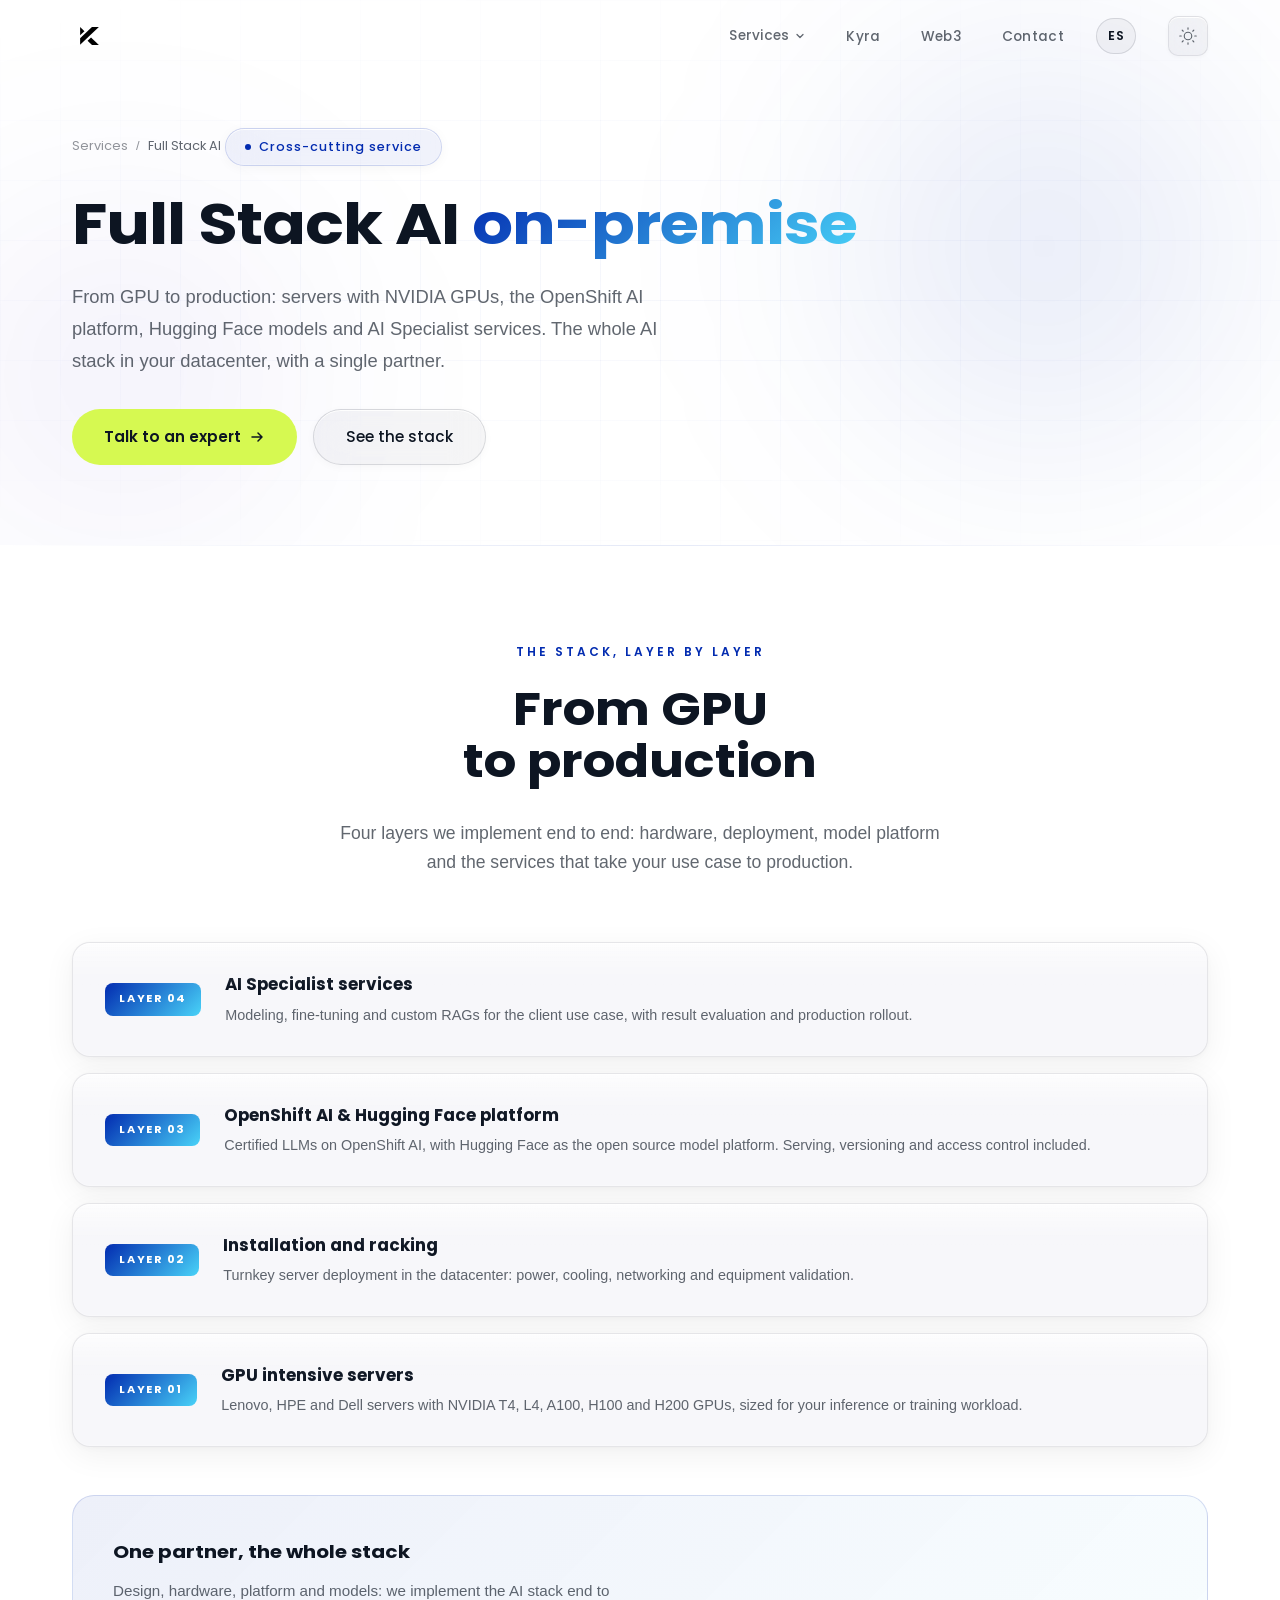
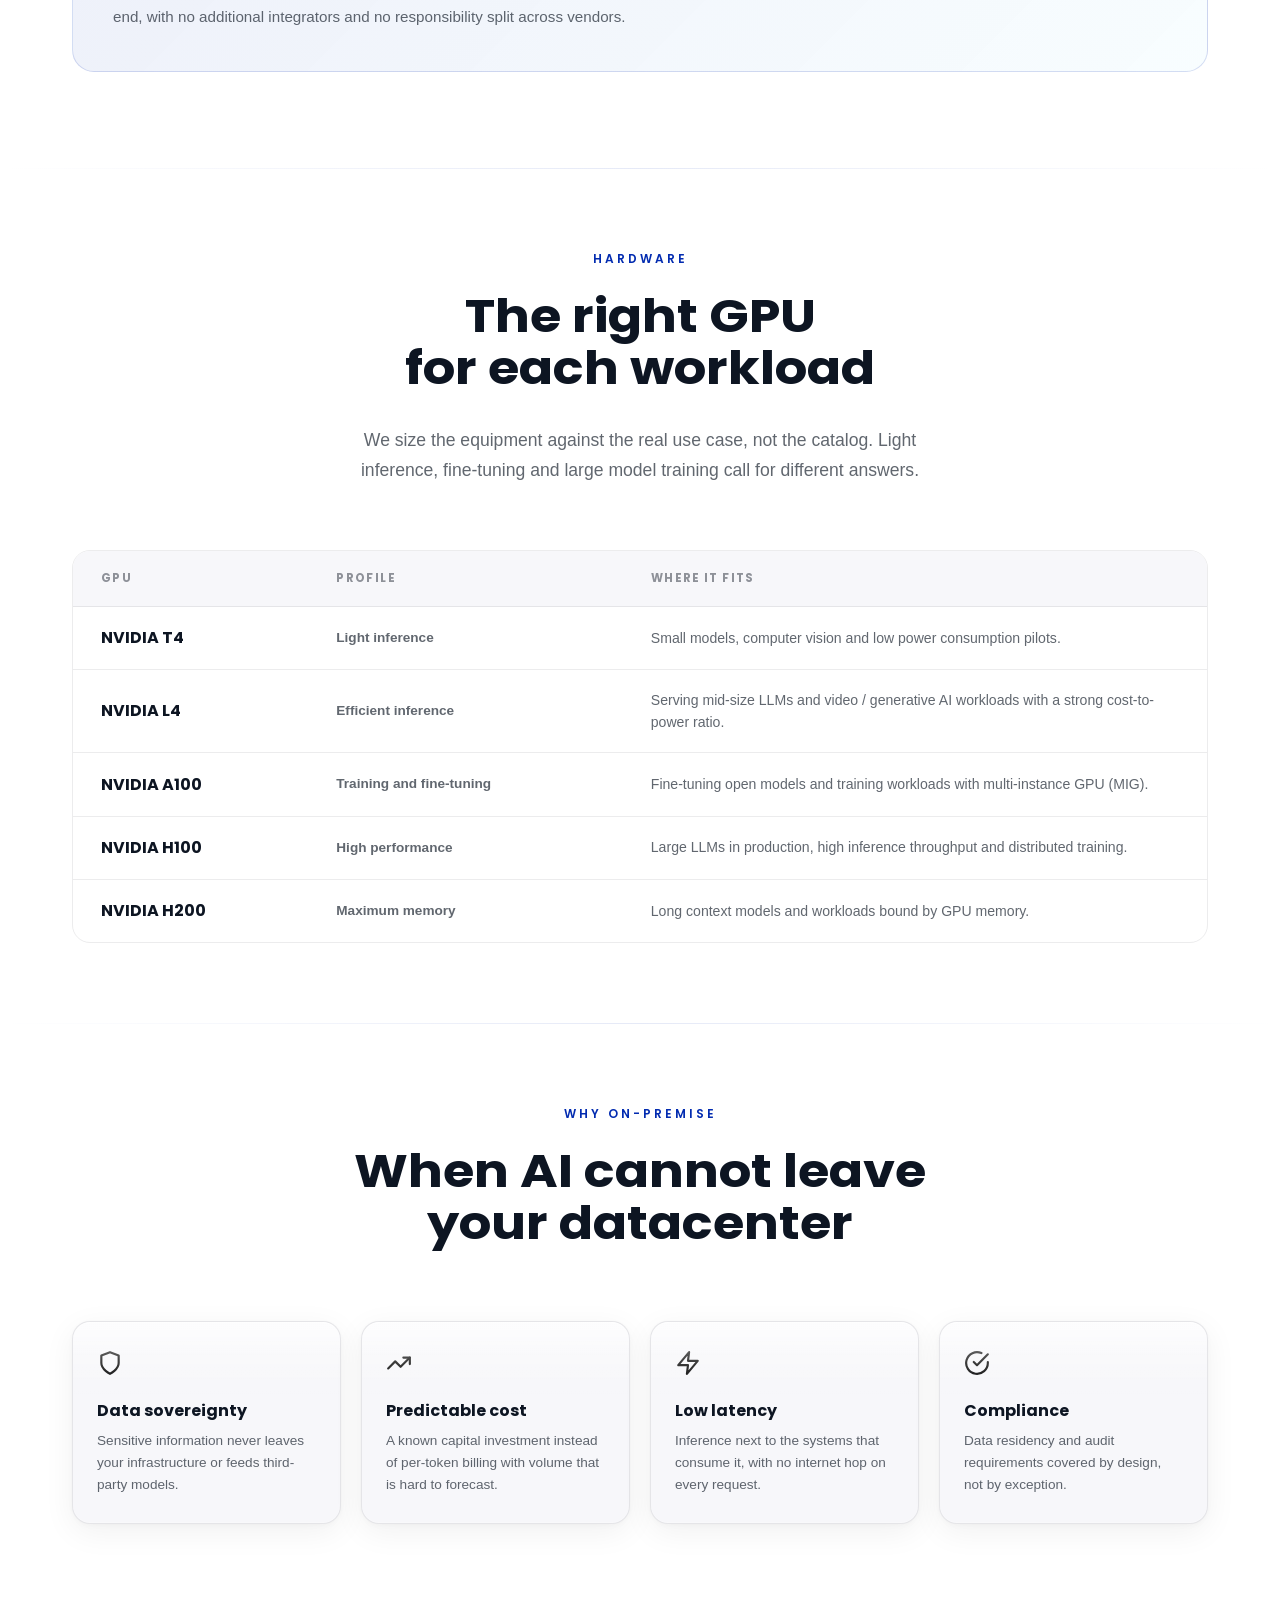
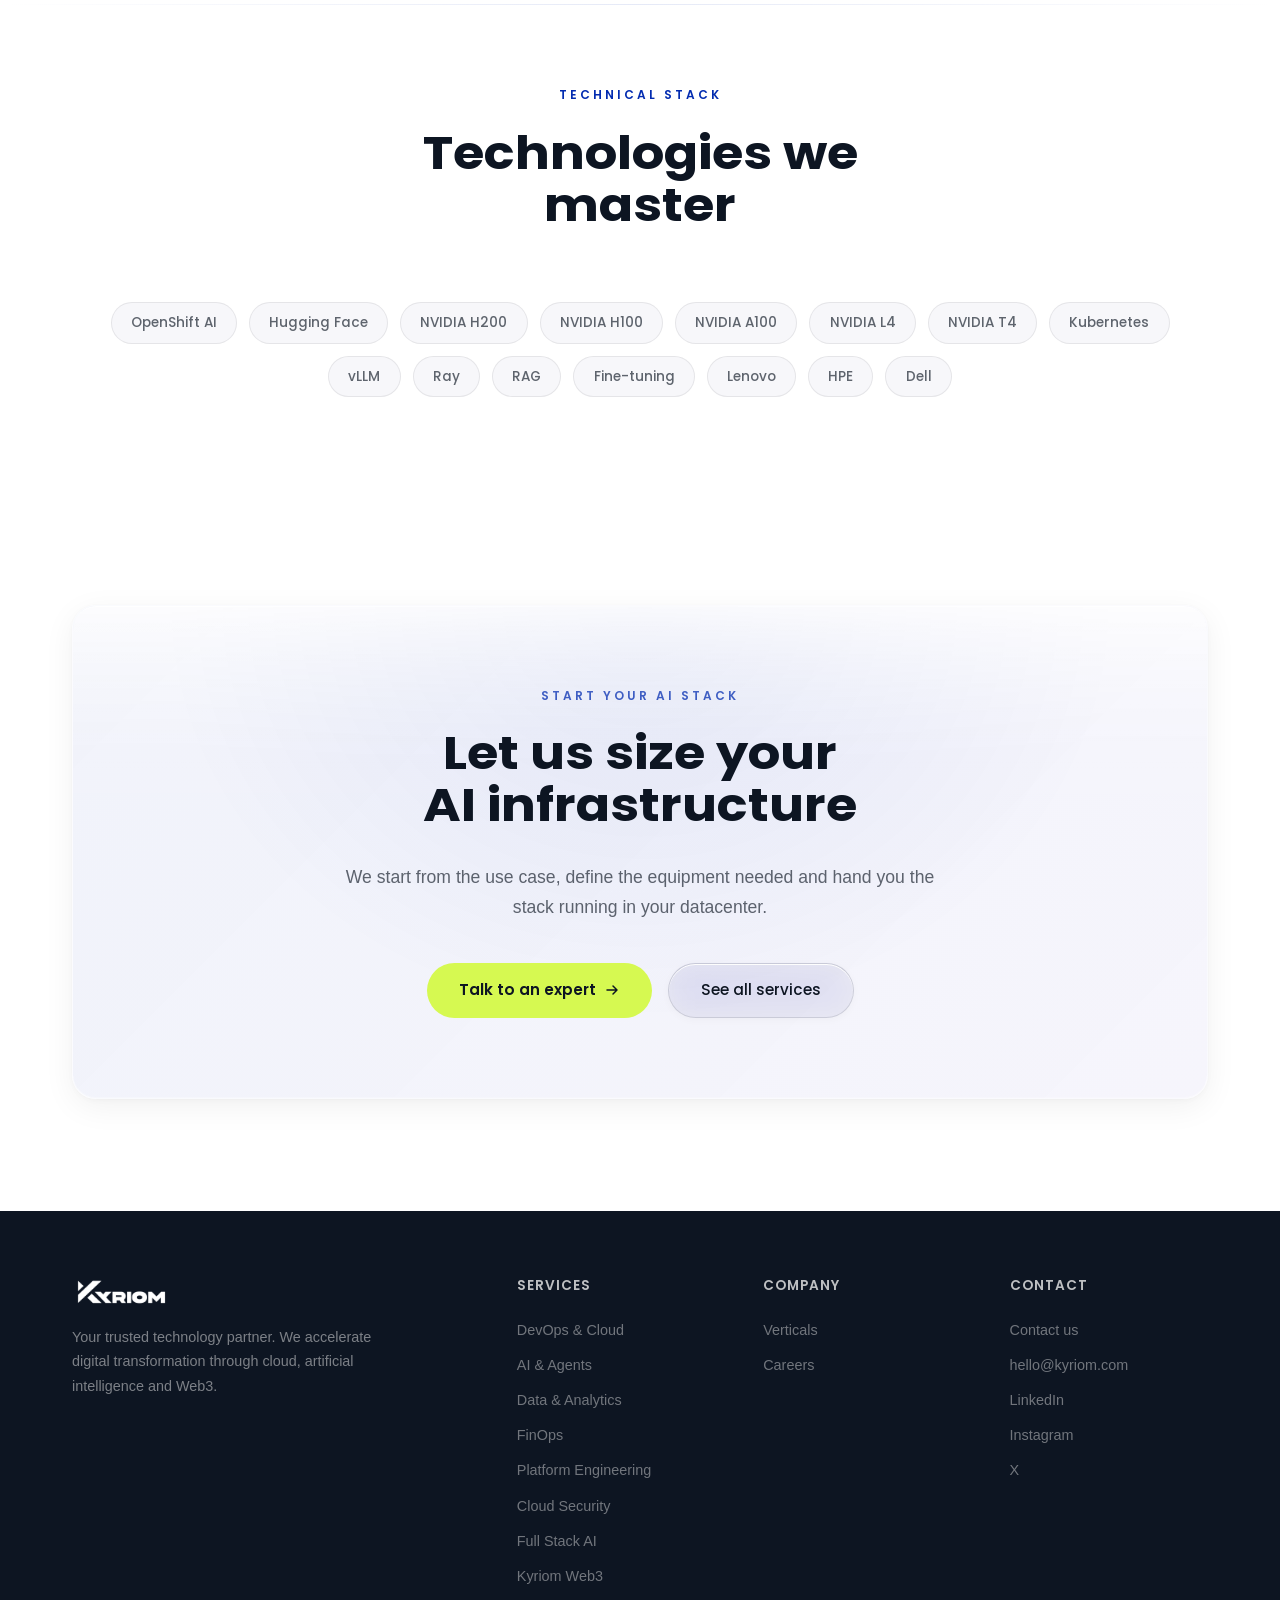
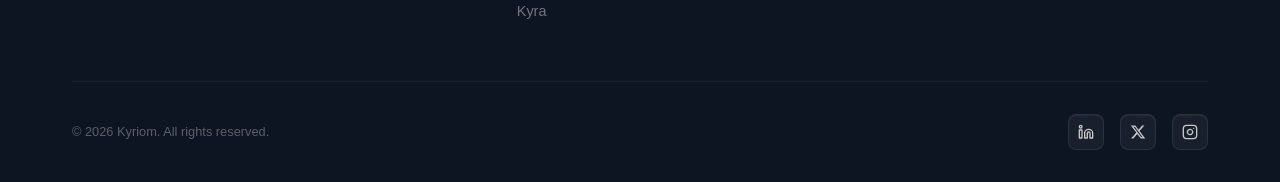
<file: servicios/full-stack-ai.html>
<!DOCTYPE html>
<html lang="es">
<head>
    <meta charset="UTF-8">
    <meta name="viewport" content="width=device-width, initial-scale=1.0">
    <title data-i18n="page.title.fullstackai">Full Stack AI On-Premise — Kyriom</title>
    <link rel="icon" type="image/png" href="../Logo/Kyriom_Isologo-dark.png">
    <meta name="description" content="IA de punta a punta en tu datacenter: servidores GPU NVIDIA L4, T4, A100, H100 y H200, plataforma OpenShift AI y modelos de Hugging Face, instalados y operados por Kyriom.">
    <meta property="og:title" content="Full Stack AI On-Premise — Kyriom">
    <meta property="og:description" content="De la GPU a producción: hardware, OpenShift AI, modelos y servicios de AI Specialist con un solo partner.">
    <meta property="og:type" content="website">
    <meta property="og:url" content="https://kyriom.com/servicios/full-stack-ai.html">
    <link rel="canonical" href="https://kyriom.com/servicios/full-stack-ai.html">
    <link rel="preconnect" href="https://fonts.googleapis.com">
    <link rel="preconnect" href="https://fonts.gstatic.com" crossorigin>
    <link href="https://fonts.googleapis.com/css2?family=Poppins:wght@300;400;500;600;700&display=swap" rel="stylesheet">
    <link href="https://api.fontshare.com/v2/css?f[]=satoshi@400,500,700&display=swap" rel="stylesheet">
    <link rel="stylesheet" href="../styles.css">
    <style>
        .detail-services{padding:6rem 0}
        .detail-services-grid{display:grid;grid-template-columns:repeat(2,1fr);gap:1.5rem}
        .detail-card{padding:2.5rem;transition:all .4s cubic-bezier(.16,1,.3,1);position:relative;overflow:hidden}
        .detail-card::before{content:'';position:absolute;top:0;left:0;right:0;height:2px;background:linear-gradient(90deg,transparent,var(--btn-primary-bg),transparent);opacity:0;transition:opacity .4s}
        .detail-card:hover::before{opacity:1}
        .detail-card:hover{background:var(--card-hover);transform:translateY(-4px);border-color:var(--border-hover)}
        .detail-card-icon{width:52px;height:52px;border-radius:14px;display:flex;align-items:center;justify-content:center;margin-bottom:1.5rem}
        .detail-card h3{font-family:var(--font-primary);font-weight:700;font-size:1.2rem;margin-bottom:.75rem}
        .detail-card p{font-size:.95rem;color:var(--text-secondary);line-height:1.75}
        .tech-badge{font-family:var(--font-primary);font-size:.85rem;font-weight:500;padding:.55rem 1.2rem;border-radius:50px;border:1px solid var(--border);background:var(--bg-secondary);color:var(--text-secondary);transition:all .3s;display:inline-block}
        .tech-badge:hover{border-color:var(--border-hover);color:var(--text-primary)}
        .stack-layers{display:flex;flex-direction:column;gap:1rem;margin-top:3rem}
        .layer{display:grid;grid-template-columns:auto 1fr;gap:1.5rem;align-items:center;padding:1.75rem 2rem;border-radius:18px;border:1px solid var(--border);background:var(--bg-secondary);transition:all .3s}
        .layer:hover{border-color:var(--border-hover);transform:translateX(4px)}
        .layer-tag{font-family:var(--font-primary);font-size:.7rem;font-weight:700;letter-spacing:.14em;text-transform:uppercase;color:#fff;background:linear-gradient(135deg,var(--klein-blue),var(--vivid-sky));padding:.45rem .9rem;border-radius:8px;white-space:nowrap}
        .layer h4{font-family:var(--font-primary);font-weight:700;font-size:1.05rem;margin-bottom:.35rem}
        .layer p{font-size:.9rem;color:var(--text-secondary);line-height:1.65;margin:0}
        .gpu-table{margin-top:3rem;border:1px solid var(--border);border-radius:18px;overflow:hidden}
        .gpu-row{display:grid;grid-template-columns:.8fr 1.1fr 2fr;gap:1.5rem;padding:1.15rem 1.75rem;border-bottom:1px solid var(--border);align-items:center}
        .gpu-row:last-child{border-bottom:none}
        .gpu-row.head{background:var(--bg-secondary);font-family:var(--font-primary);font-size:.72rem;font-weight:700;letter-spacing:.12em;text-transform:uppercase;color:var(--text-tertiary)}
        .gpu-name{font-family:var(--font-primary);font-weight:700;font-size:1rem;color:var(--text-primary)}
        .gpu-kind{font-size:.85rem;color:var(--text-secondary);font-weight:600}
        .gpu-use{font-size:.88rem;color:var(--text-secondary);line-height:1.6}
        .why-grid{display:grid;grid-template-columns:repeat(4,1fr);gap:1.25rem;margin-top:3rem}
        .why-card{padding:1.75rem 1.5rem;border-radius:18px;border:1px solid var(--border);background:var(--bg-secondary);transition:all .3s}
        .why-card:hover{border-color:var(--border-hover);transform:translateY(-3px)}
        .why-card h4{font-family:var(--font-primary);font-weight:700;font-size:1rem;margin:.9rem 0 .4rem}
        .why-card p{font-size:.85rem;color:var(--text-secondary);line-height:1.6;margin:0}
        .end-band{margin-top:3rem;padding:2.5rem;border-radius:22px;background:linear-gradient(135deg,rgba(2,43,176,.07),rgba(73,211,248,.04));border:1px solid rgba(2,43,176,.15)}
        .end-band h3{font-family:var(--font-primary);font-weight:700;font-size:1.25rem;margin-bottom:.6rem}
        .end-band p{font-size:.95rem;color:var(--text-secondary);line-height:1.75;margin:0;max-width:62ch}
        @media (max-width:900px){.why-grid{grid-template-columns:repeat(2,1fr)}.gpu-row{grid-template-columns:1fr;gap:.4rem}.gpu-row.head{display:none}}
        @media (max-width:768px){.detail-services-grid{grid-template-columns:1fr}.why-grid{grid-template-columns:1fr}.layer{grid-template-columns:1fr;gap:.9rem}}
    </style>
    <script src="../i18n.js" defer></script>
</head>
<body>

<nav class="nav" id="nav">
    <div class="container">
        <a href="../index.html" class="nav-logo">
            <img src="../Logo/Kyriom_Isologo-dark.svg" alt="Kyriom" class="logo-light">
            <img src="../Logo/Kyriom_Isologo-white.svg" alt="Kyriom" class="logo-dark">
        </a>
        <div class="nav-right">
            <ul class="nav-links" id="navLinks">
                <li class="nav-dropdown" id="navDropdown">
                    <a href="../index.html#servicios" class="nav-dropdown-trigger">
                        <span data-i18n="nav.services">Servicios</span>
                        <svg width="12" height="12" viewBox="0 0 24 24" fill="none" stroke="currentColor" stroke-width="2.5" stroke-linecap="round" stroke-linejoin="round"><path d="M6 9l6 6 6-6"/></svg>
                    </a>
                    <div class="nav-dropdown-menu">
                        <a href="devops-cloud.html"><span class="dropdown-icon"><img src="../icons/cloud.svg" width="16" height="16" class="icon icon-adaptive" alt=""></span><span data-i18n="nav.services.devops">DevOps &amp; Cloud</span></a>
                        <a href="ia-agentes.html"><span class="dropdown-icon"><img src="../icons/cpu.svg" width="16" height="16" class="icon icon-adaptive" alt=""></span><span data-i18n="nav.services.ia">IA &amp; Agentes</span></a>
                        <a href="data-analytics.html"><span class="dropdown-icon"><img src="../icons/bar-chart-2.svg" width="16" height="16" class="icon icon-adaptive" alt=""></span><span data-i18n="nav.services.data">Data &amp; Analytics</span></a>
                        <a href="finops.html"><span class="dropdown-icon"><img src="../icons/trending-up.svg" width="16" height="16" class="icon icon-adaptive" alt=""></span><span data-i18n="nav.services.finops">FinOps</span></a>
                        <a href="Platformengineer.html"><span class="dropdown-icon"><img src="../icons/server.svg" width="16" height="16" class="icon icon-adaptive" alt=""></span><span data-i18n="nav.services.platform">Platform Engineering</span></a>
                        <a href="Cloudsecurity.html"><span class="dropdown-icon"><img src="../icons/shield.svg" width="16" height="16" class="icon icon-adaptive" alt=""></span><span data-i18n="nav.services.security">Cloud Security</span></a>
                        <a href="full-stack-ai.html"><span class="dropdown-icon"><img src="../icons/layers.svg" width="16" height="16" class="icon icon-adaptive" alt=""></span><span data-i18n="nav.services.fullstackai">Full Stack AI</span></a>
                    </div>
                </li>
                <li><a href="../kyra.html" data-i18n="nav.kyra">Kyra</a></li>
                <li><a href="web3.html" class="nav-web3" data-i18n="nav.web3">Web3</a></li>
                <li><a href="../contacto.html" data-i18n="nav.contact">Contacto</a></li>
            </ul>
            <button class="lang-toggle" id="langToggle" data-i18n-aria="nav.lang.toggle" aria-label="Cambiar idioma"><span data-lang-current>EN</span></button>
            <button class="theme-toggle" id="themeToggle" data-i18n-aria="nav.theme.toggle" aria-label="Toggle theme">
                <svg class="icon-sun" width="18" height="18" viewBox="0 0 24 24" fill="none" stroke="currentColor" stroke-width="1.5" stroke-linecap="round"><circle cx="12" cy="12" r="5"/><path d="M12 1v2M12 21v2M4.22 4.22l1.42 1.42M18.36 18.36l1.42 1.42M1 12h2M21 12h2M4.22 19.78l1.42-1.42M18.36 5.64l1.42-1.42"/></svg>
                <svg class="icon-moon" width="18" height="18" viewBox="0 0 24 24" fill="none" stroke="currentColor" stroke-width="1.5" stroke-linecap="round"><path d="M21 12.79A9 9 0 1111.21 3 7 7 0 0021 12.79z"/></svg>
            </button>
            <button class="nav-toggle" id="navToggle" data-i18n-aria="nav.menu.toggle" aria-label="Toggle menu"><span></span><span></span><span></span></button>
        </div>
    </div>
</nav>

<section class="page-hero">
    <div class="hero-bg">
        <div class="hero-orb hero-orb-1"></div>
        <div class="hero-orb hero-orb-2"></div>
        <div class="hero-grid"></div>
    </div>
    <div class="container">
        <div style="display:inline-flex;align-items:center;gap:.5rem;margin-bottom:1rem">
            <a href="../index.html#servicios" style="font-family:var(--font-primary);font-size:.8rem;color:var(--text-tertiary)" data-i18n="nav.services">Servicios</a>
            <span style="color:var(--text-tertiary);font-size:.8rem">/</span>
            <span style="font-family:var(--font-primary);font-size:.8rem;color:var(--text-secondary)" data-i18n="nav.services.fullstackai">Full Stack AI</span>
        </div>
        <div class="hero-badge reveal" style="margin-bottom:1.5rem">
            <span class="hero-badge-dot"></span>
            <span data-i18n="fsai.hero.badge">Servicio transversal</span>
        </div>
        <h1 class="reveal reveal-delay-1" data-i18n-html="fsai.hero.title">Full Stack AI <span class="gradient-text">on-premise</span></h1>
        <p class="reveal reveal-delay-2" data-i18n="fsai.hero.desc">De la GPU a producción: servidores con GPU NVIDIA, plataforma OpenShift AI, modelos de Hugging Face y servicios de AI Specialist. Todo el stack de IA en tu datacenter, con un solo partner.</p>
        <div class="hero-actions reveal reveal-delay-3">
            <a href="../contacto.html" class="btn-primary btn-chartreuse">
                <span data-i18n="fsai.hero.cta.primary">Hablar con un experto</span>
                <svg width="16" height="16" viewBox="0 0 16 16" fill="none"><path d="M3 8h10m0 0L9 4m4 4L9 12" stroke="currentColor" stroke-width="1.5" stroke-linecap="round" stroke-linejoin="round"/></svg>
            </a>
            <a href="#stack" class="btn-secondary" data-i18n="fsai.hero.cta.secondary">Ver el stack</a>
        </div>
    </div>
</section>

<div class="section-divider"></div>

<section class="detail-services" id="stack">
    <div class="container">
        <div class="services-header reveal">
            <div class="section-label" data-i18n="fsai.stack.label">El stack, capa por capa</div>
            <h2 class="section-title" data-i18n-html="fsai.stack.title">De la GPU<br>a producción</h2>
            <p class="section-subtitle" data-i18n="fsai.stack.subtitle">Cuatro capas que implementamos de punta a punta: hardware, puesta en marcha, plataforma de modelos y los servicios que llevan tu caso de uso a producción.</p>
        </div>
        <div class="stack-layers">
            <div class="layer glass reveal">
                <span class="layer-tag" data-i18n="fsai.layer4.tag">Capa 04</span>
                <div>
                    <h4 data-i18n="fsai.layer4.title">Servicios AI Specialist</h4>
                    <p data-i18n="fsai.layer4.desc">Modelado, fine-tuning y RAGs a medida del caso de uso del cliente, con evaluación de resultados y puesta en producción.</p>
                </div>
            </div>
            <div class="layer glass reveal reveal-delay-1">
                <span class="layer-tag" data-i18n="fsai.layer3.tag">Capa 03</span>
                <div>
                    <h4 data-i18n="fsai.layer3.title">Plataforma OpenShift AI &amp; Hugging Face</h4>
                    <p data-i18n="fsai.layer3.desc">LLMs certificados sobre OpenShift AI, con Hugging Face como plataforma de modelos open source. Serving, versionado y control de acceso incluidos.</p>
                </div>
            </div>
            <div class="layer glass reveal reveal-delay-2">
                <span class="layer-tag" data-i18n="fsai.layer2.tag">Capa 02</span>
                <div>
                    <h4 data-i18n="fsai.layer2.title">Instalación y rackeado</h4>
                    <p data-i18n="fsai.layer2.desc">Puesta en marcha del servidor en el datacenter, llave en mano: energía, refrigeración, networking y validación del equipo.</p>
                </div>
            </div>
            <div class="layer glass reveal reveal-delay-3">
                <span class="layer-tag" data-i18n="fsai.layer1.tag">Capa 01</span>
                <div>
                    <h4 data-i18n="fsai.layer1.title">Servers GPU Intensive</h4>
                    <p data-i18n="fsai.layer1.desc">Servidores Lenovo, HPE y Dell con GPU NVIDIA T4, L4, A100, H100 y H200, dimensionados según la carga de inferencia o entrenamiento.</p>
                </div>
            </div>
        </div>

        <div class="end-band reveal">
            <h3 data-i18n="fsai.end.title">Un solo partner, todo el stack</h3>
            <p data-i18n="fsai.end.desc">Diseño, hardware, plataforma y modelos: implementamos el stack de IA de punta a punta, sin integradores adicionales ni responsabilidades repartidas entre proveedores.</p>
        </div>
    </div>
</section>

<div class="section-divider"></div>

<section style="padding:5rem 0">
    <div class="container">
        <div class="services-header reveal">
            <div class="section-label" data-i18n="fsai.gpu.label">Hardware</div>
            <h2 class="section-title" data-i18n-html="fsai.gpu.title">La GPU correcta<br>para cada carga</h2>
            <p class="section-subtitle" data-i18n="fsai.gpu.subtitle">Dimensionamos el equipo según el caso de uso real, no según el catálogo. Inferencia liviana, fine-tuning o entrenamiento de modelos grandes tienen respuestas distintas.</p>
        </div>
        <div class="gpu-table reveal">
            <div class="gpu-row head">
                <span data-i18n="fsai.gpu.col1">GPU</span>
                <span data-i18n="fsai.gpu.col2">Perfil</span>
                <span data-i18n="fsai.gpu.col3">Dónde encaja</span>
            </div>
            <div class="gpu-row">
                <span class="gpu-name">NVIDIA T4</span>
                <span class="gpu-kind" data-i18n="fsai.gpu.t4.kind">Inferencia liviana</span>
                <span class="gpu-use" data-i18n="fsai.gpu.t4.use">Modelos pequeños, visión por computadora y pilotos de bajo consumo energético.</span>
            </div>
            <div class="gpu-row">
                <span class="gpu-name">NVIDIA L4</span>
                <span class="gpu-kind" data-i18n="fsai.gpu.l4.kind">Inferencia eficiente</span>
                <span class="gpu-use" data-i18n="fsai.gpu.l4.use">Serving de LLMs medianos y cargas de video/IA generativa con buena relación costo-consumo.</span>
            </div>
            <div class="gpu-row">
                <span class="gpu-name">NVIDIA A100</span>
                <span class="gpu-kind" data-i18n="fsai.gpu.a100.kind">Entrenamiento y fine-tuning</span>
                <span class="gpu-use" data-i18n="fsai.gpu.a100.use">Fine-tuning de modelos abiertos y cargas de entrenamiento con multi-instancia (MIG).</span>
            </div>
            <div class="gpu-row">
                <span class="gpu-name">NVIDIA H100</span>
                <span class="gpu-kind" data-i18n="fsai.gpu.h100.kind">Alto rendimiento</span>
                <span class="gpu-use" data-i18n="fsai.gpu.h100.use">LLMs grandes en producción, throughput alto de inferencia y entrenamiento distribuido.</span>
            </div>
            <div class="gpu-row">
                <span class="gpu-name">NVIDIA H200</span>
                <span class="gpu-kind" data-i18n="fsai.gpu.h200.kind">Máxima memoria</span>
                <span class="gpu-use" data-i18n="fsai.gpu.h200.use">Modelos de contexto extenso y cargas limitadas por memoria de GPU.</span>
            </div>
        </div>
    </div>
</section>

<div class="section-divider"></div>

<section style="padding:5rem 0">
    <div class="container">
        <div class="services-header reveal">
            <div class="section-label" data-i18n="fsai.why.label">Por qué on-premise</div>
            <h2 class="section-title" data-i18n-html="fsai.why.title">Cuando la IA no puede<br>salir de tu datacenter</h2>
        </div>
        <div class="why-grid">
            <div class="why-card glass reveal">
                <img src="../icons/shield.svg" width="26" height="26" class="icon icon-adaptive" alt="">
                <h4 data-i18n="fsai.why1.title">Soberanía del dato</h4>
                <p data-i18n="fsai.why1.desc">La información sensible nunca sale de tu infraestructura ni alimenta modelos de terceros.</p>
            </div>
            <div class="why-card glass reveal reveal-delay-1">
                <img src="../icons/trending-up.svg" width="26" height="26" class="icon icon-adaptive" alt="">
                <h4 data-i18n="fsai.why2.title">Costo predecible</h4>
                <p data-i18n="fsai.why2.desc">Inversión de capital conocida en lugar de facturación por token con volumen difícil de proyectar.</p>
            </div>
            <div class="why-card glass reveal reveal-delay-2">
                <img src="../icons/zap.svg" width="26" height="26" class="icon icon-adaptive" alt="">
                <h4 data-i18n="fsai.why3.title">Latencia baja</h4>
                <p data-i18n="fsai.why3.desc">Inferencia junto a los sistemas que la consumen, sin salto a internet en cada request.</p>
            </div>
            <div class="why-card glass reveal reveal-delay-3">
                <img src="../icons/check-circle.svg" width="26" height="26" class="icon icon-adaptive" alt="">
                <h4 data-i18n="fsai.why4.title">Cumplimiento</h4>
                <p data-i18n="fsai.why4.desc">Requisitos de residencia de datos y auditoría cubiertos por diseño, no por excepción.</p>
            </div>
        </div>
    </div>
</section>

<div class="section-divider"></div>

<section style="padding:5rem 0 6rem">
    <div class="container">
        <div class="services-header reveal">
            <div class="section-label" data-i18n="fsai.tech.label">Stack técnico</div>
            <h2 class="section-title" data-i18n-html="fsai.tech.title">Tecnologías que<br>dominamos</h2>
        </div>
        <div style="display:flex;flex-wrap:wrap;gap:.75rem;justify-content:center" class="reveal">
            <span class="tech-badge">OpenShift AI</span>
            <span class="tech-badge">Hugging Face</span>
            <span class="tech-badge">NVIDIA H200</span>
            <span class="tech-badge">NVIDIA H100</span>
            <span class="tech-badge">NVIDIA A100</span>
            <span class="tech-badge">NVIDIA L4</span>
            <span class="tech-badge">NVIDIA T4</span>
            <span class="tech-badge">Kubernetes</span>
            <span class="tech-badge">vLLM</span>
            <span class="tech-badge">Ray</span>
            <span class="tech-badge">RAG</span>
            <span class="tech-badge">Fine-tuning</span>
            <span class="tech-badge">Lenovo</span>
            <span class="tech-badge">HPE</span>
            <span class="tech-badge">Dell</span>
        </div>
    </div>
</section>

<section class="cta">
    <div class="container">
        <div class="cta-container glass-strong reveal">
            <div class="section-label" data-i18n="fsai.cta.label">Empezá tu stack de IA</div>
            <h2 class="section-title" data-i18n-html="fsai.cta.title">Dimensionemos tu<br>infraestructura de IA</h2>
            <p class="section-subtitle" data-i18n="fsai.cta.subtitle">Partimos del caso de uso, definimos el equipamiento necesario y te entregamos el stack funcionando en tu datacenter.</p>
            <div class="cta-actions">
                <a href="../contacto.html" class="btn-primary btn-chartreuse">
                    <span data-i18n="fsai.cta.primary">Hablar con un experto</span>
                    <svg width="16" height="16" viewBox="0 0 16 16" fill="none"><path d="M3 8h10m0 0L9 4m4 4L9 12" stroke="currentColor" stroke-width="1.5" stroke-linecap="round" stroke-linejoin="round"/></svg>
                </a>
                <a href="../index.html#servicios" class="btn-secondary" data-i18n="fsai.cta.secondary">Ver todos los servicios</a>
            </div>
        </div>
    </div>
</section>

<footer class="footer">
    <div class="container">
        <div class="footer-grid">
            <div class="footer-brand">
                <div class="footer-logo"><img src="../Logo/kyriom_logo_white.png" alt="Kyriom"></div>
                <p data-i18n="footer.tagline">Tu socio de confianza tecnológico. Aceleramos la transformación digital a través de cloud, inteligencia artificial y Web3.</p>
            </div>
            <div class="footer-col">
                <h4 data-i18n="footer.services">Servicios</h4>
                <ul>
                    <li><a href="devops-cloud.html" data-i18n="nav.services.devops">DevOps &amp; Cloud</a></li>
                    <li><a href="ia-agentes.html" data-i18n="nav.services.ia">IA &amp; Agentes</a></li>
                    <li><a href="data-analytics.html" data-i18n="nav.services.data">Data &amp; Analytics</a></li>
                    <li><a href="finops.html" data-i18n="nav.services.finops">FinOps</a></li>
                    <li><a href="Platformengineer.html" data-i18n="nav.services.platform">Platform Engineering</a></li>
                    <li><a href="Cloudsecurity.html" data-i18n="nav.services.security">Cloud Security</a></li>
                    <li><a href="full-stack-ai.html" data-i18n="nav.services.fullstackai">Full Stack AI</a></li>
                    <li><a href="web3.html" data-i18n="nav.services.web3">Kyriom Web3</a></li>
                    <li><a href="../kyra.html" data-i18n="nav.kyra">Kyra</a></li>
                </ul>
            </div>
            <div class="footer-col">
                <h4 data-i18n="footer.company">Empresa</h4>
                <ul>
                    <li><a href="../index.html#verticales" data-i18n="footer.company.verticals">Verticales</a></li>
                    <li><a href="#" data-i18n="footer.company.careers">Empleos</a></li>
                </ul>
            </div>
            <div class="footer-col">
                <h4 data-i18n="footer.contact">Contacto</h4>
                <ul>
                    <li><a href="../contacto.html" data-i18n="footer.contact.us">Contáctanos</a></li>
                    <li><a href="mailto:hello@kyriom.com">hello@kyriom.com</a></li>
                    <li><a href="https://www.linkedin.com/company/kyriom" target="_blank" rel="noopener">LinkedIn</a></li>
                    <li><a href="https://www.instagram.com/kyriom_cloud/" target="_blank" rel="noopener">Instagram</a></li>
                    <li><a href="#">X</a></li>
                </ul>
            </div>
        </div>
        <div class="footer-bottom">
            <p data-i18n="footer.rights">&copy; 2026 Kyriom. Todos los derechos reservados.</p>
            <div class="footer-socials">
                <a href="https://www.linkedin.com/company/kyriom" class="footer-social" aria-label="LinkedIn" target="_blank" rel="noopener"><img src="../icons/linkedin.svg" width="16" height="16" class="icon icon-social" alt="LinkedIn"></a>
                <a href="#" class="footer-social" aria-label="X" target="_blank" rel="noopener"><img src="../icons/x.svg" width="16" height="16" class="icon icon-social" alt="X"></a>
                <a href="https://www.instagram.com/kyriom_cloud/" class="footer-social" aria-label="Instagram" target="_blank" rel="noopener"><img src="../icons/instagram.svg" width="16" height="16" class="icon icon-social" alt="Instagram"></a>
            </div>
        </div>
    </div>
</footer>

<script>
    const themeToggle = document.getElementById('themeToggle');
    const savedTheme = localStorage.getItem('kyriom-theme');
    if (savedTheme === 'dark') document.body.classList.add('dark');
    themeToggle.addEventListener('click', () => { document.body.classList.toggle('dark'); localStorage.setItem('kyriom-theme', document.body.classList.contains('dark') ? 'dark' : 'light'); });
    const observer = new IntersectionObserver((entries) => { entries.forEach(entry => { if (entry.isIntersecting) { entry.target.classList.add('visible'); observer.unobserve(entry.target); } }); }, { threshold: 0.1, rootMargin: '0px 0px -50px 0px' });
    document.querySelectorAll('.reveal').forEach(el => observer.observe(el));
    const nav = document.getElementById('nav');
    window.addEventListener('scroll', () => { nav.classList.toggle('scrolled', window.pageYOffset > 50); }, { passive: true });
    const navToggle = document.getElementById('navToggle');
    const navLinks = document.getElementById('navLinks');
    navToggle.addEventListener('click', () => navLinks.classList.toggle('open'));
    navLinks.querySelectorAll("a").forEach(link => { link.addEventListener("click", () => navLinks.classList.remove("open")); });
    const navDropdown = document.getElementById("navDropdown");
    if (navDropdown) {
        navDropdown.querySelector(".nav-dropdown-trigger").addEventListener("click", function(e) {
            if (window.innerWidth <= 768) { e.preventDefault(); navDropdown.classList.toggle("open"); }
        });
        document.addEventListener("click", function(e) { if (!navDropdown.contains(e.target)) navDropdown.classList.remove("open"); });
    }
</script>
</body>
</html>
</file>
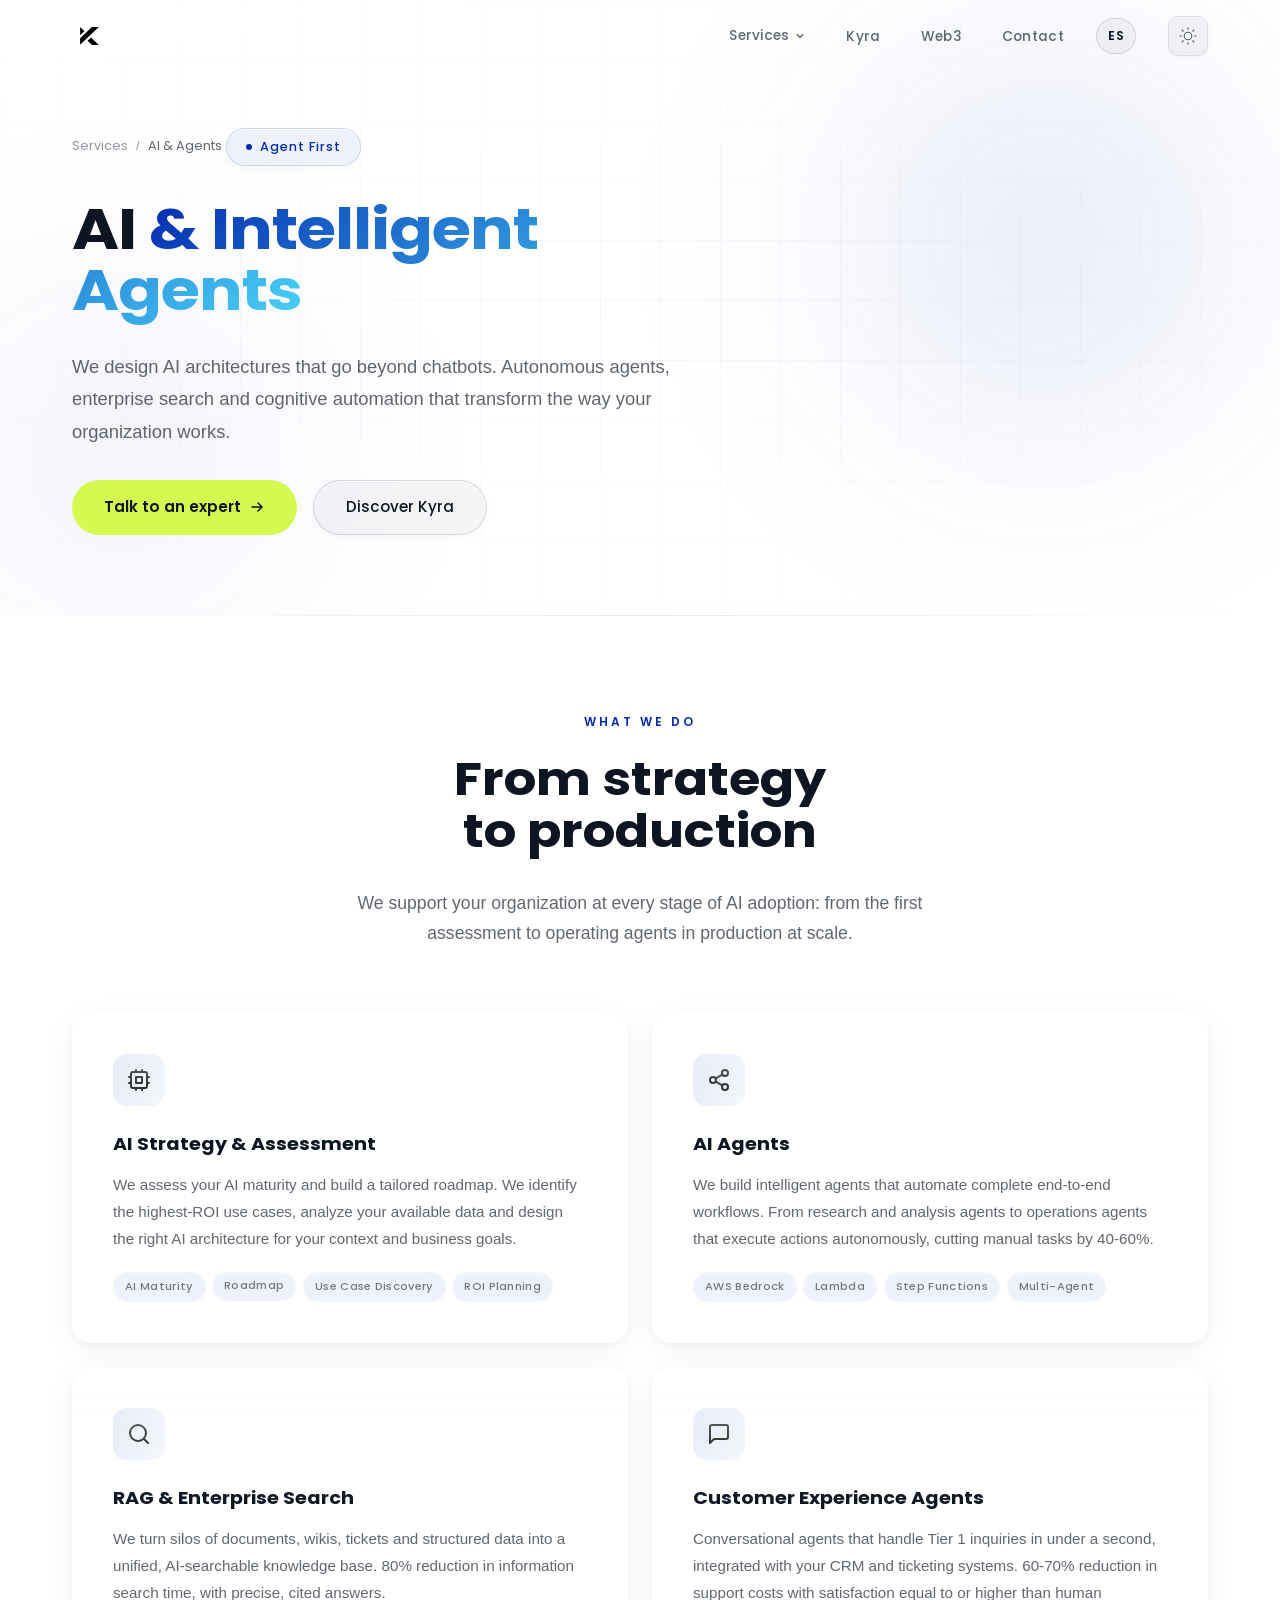
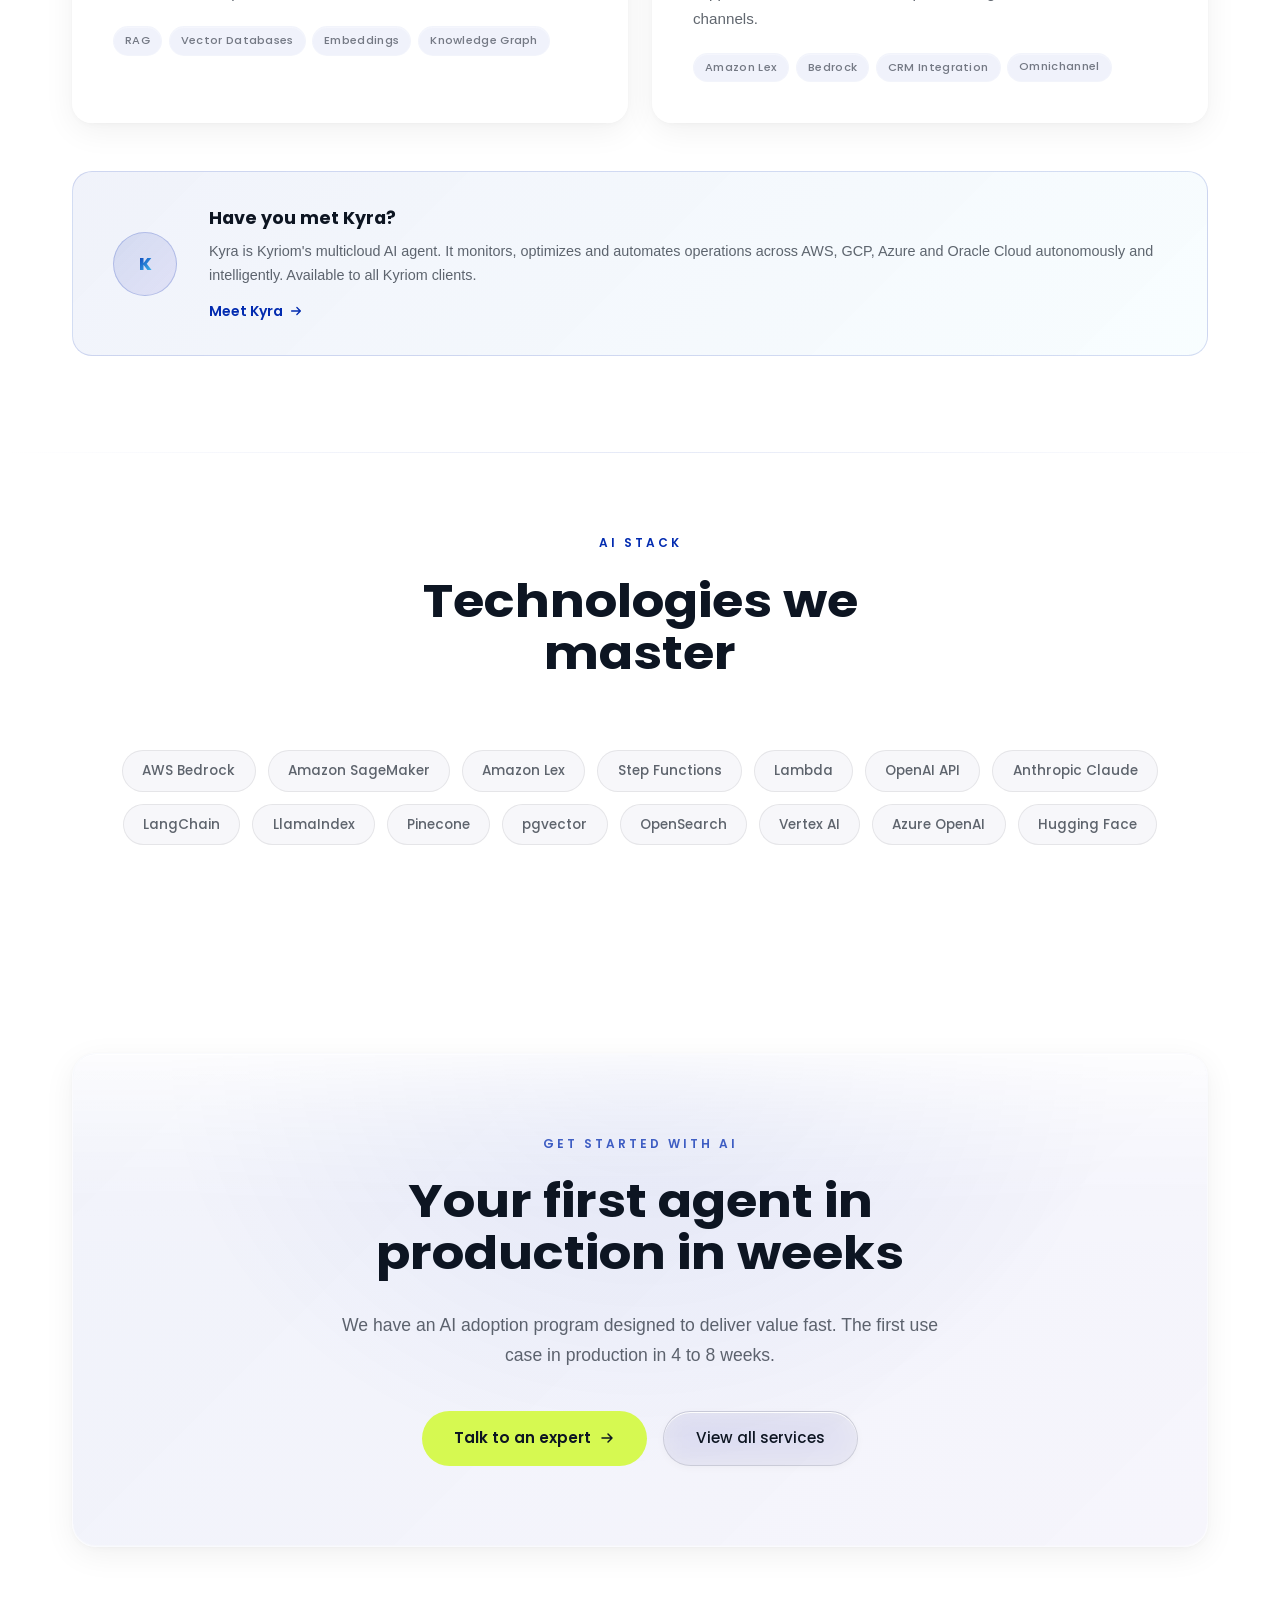
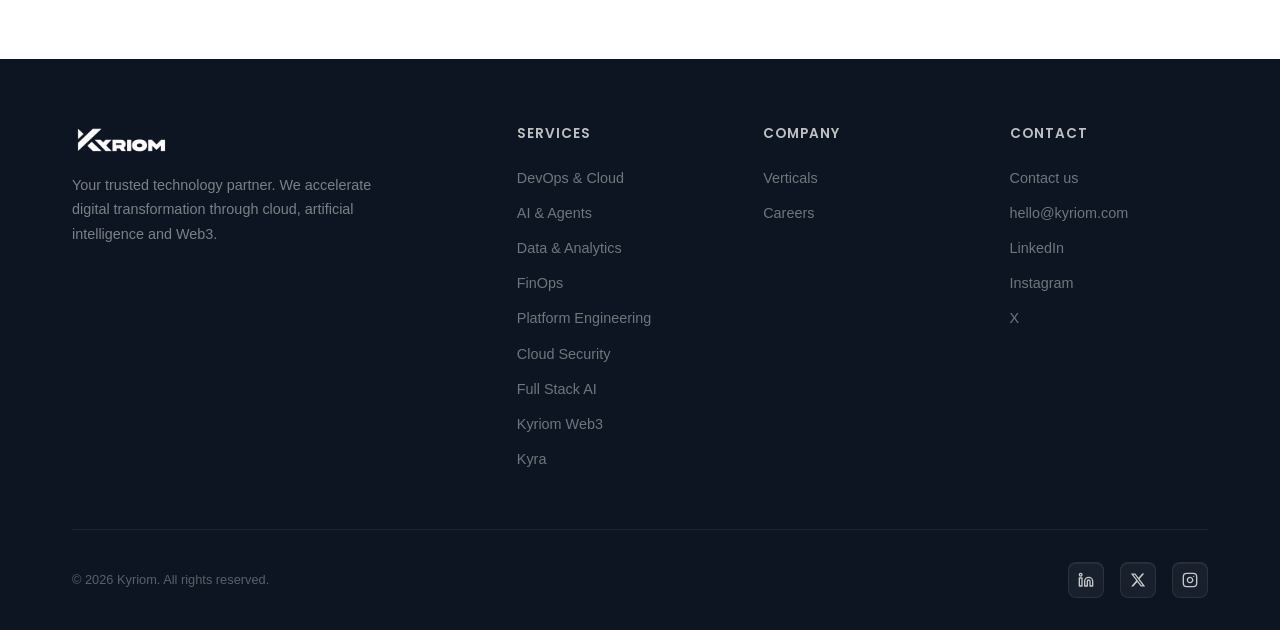
<file: servicios/ia-agentes.html>
<!DOCTYPE html>
<html lang="es">
<head>
    <meta charset="UTF-8">
    <meta name="viewport" content="width=device-width, initial-scale=1.0">
    <title data-i18n="page.title.ia">IA & Agentes Inteligentes — Kyriom</title>
    <link rel="icon" type="image/png" href="../Logo/Kyriom_Isologo-dark.png">
    <meta name="description" content="Estrategia de IA, agentes inteligentes, RAG y búsqueda empresarial. Kyriom diseña arquitecturas de IA que automatizan procesos y generan ventaja competitiva real.">
    <meta property="og:title" content="IA & Agentes Inteligentes — Kyriom">
    <meta property="og:description" content="Estrategia de IA, agentes autónomos, RAG y búsqueda empresarial integrados a los flujos de trabajo de tu organización.">
    <meta property="og:type" content="website">
    <meta property="og:url" content="https://kyriom.com/servicios/ia-agentes.html">
    <link rel="canonical" href="https://kyriom.com/servicios/ia-agentes.html">
    <link rel="preconnect" href="https://fonts.googleapis.com">
    <link rel="preconnect" href="https://fonts.gstatic.com" crossorigin>
    <link href="https://fonts.googleapis.com/css2?family=Poppins:wght@300;400;500;600;700&display=swap" rel="stylesheet">
    <link href="https://api.fontshare.com/v2/css?f[]=satoshi@400,500,700&display=swap" rel="stylesheet">
    <link rel="stylesheet" href="../styles.css">
    <style>
        .detail-services { padding: 6rem 0; }
        .detail-services-grid { display: grid; grid-template-columns: repeat(2, 1fr); gap: 1.5rem; }
        .detail-card { padding: 2.5rem; transition: all 0.4s cubic-bezier(0.16, 1, 0.3, 1); position: relative; overflow: hidden; }
        .detail-card::before { content: ''; position: absolute; top: 0; left: 0; right: 0; height: 2px; background: linear-gradient(90deg, transparent, var(--btn-primary-bg), transparent); opacity: 0; transition: opacity 0.4s; }
        .detail-card:hover::before { opacity: 1; }
        .detail-card:hover { background: var(--card-hover); transform: translateY(-4px); border-color: var(--border-hover); }
        .detail-card-icon { width: 52px; height: 52px; border-radius: 14px; display: flex; align-items: center; justify-content: center; margin-bottom: 1.5rem; }
        .detail-card h3 { font-family: var(--font-primary); font-weight: 700; font-size: 1.2rem; margin-bottom: 0.75rem; }
        .detail-card p { font-size: 0.95rem; color: var(--text-secondary); line-height: 1.75; }
        .tech-badge { font-family: var(--font-primary); font-size: 0.85rem; font-weight: 500; padding: 0.55rem 1.2rem; border-radius: 50px; border: 1px solid var(--border); background: var(--bg-secondary); color: var(--text-secondary); transition: all 0.3s; display: inline-block; }
        .tech-badge:hover { border-color: var(--border-hover); color: var(--text-primary); }
        .kyra-callout {
            padding: 2rem 2.5rem;
            border-radius: 20px;
            background: linear-gradient(135deg, rgba(2,43,176,0.06), rgba(73,211,248,0.04));
            border: 1px solid rgba(2,43,176,0.15);
            display: flex; align-items: center; gap: 2rem;
            margin-top: 3rem;
        }
        .kyra-callout-icon {
            width: 64px; height: 64px; flex-shrink: 0;
            border-radius: 50%;
            background: linear-gradient(135deg, rgba(2,43,176,0.12), rgba(25,2,176,0.08));
            border: 1px solid rgba(2,43,176,0.2);
            display: flex; align-items: center; justify-content: center;
            font-family: var(--font-primary); font-weight: 800; font-size: 1.1rem;
            background: linear-gradient(135deg, var(--klein-blue), var(--vivid-sky));
            -webkit-background-clip: text; -webkit-text-fill-color: transparent; background-clip: text;
        }
        .kyra-callout-icon-wrap {
            width: 64px; height: 64px; flex-shrink: 0;
            border-radius: 50%;
            background: linear-gradient(135deg, rgba(2,43,176,0.12), rgba(25,2,176,0.08));
            border: 1px solid rgba(2,43,176,0.2);
            display: flex; align-items: center; justify-content: center;
        }
        .kyra-callout h4 { font-family: var(--font-primary); font-weight: 700; font-size: 1.1rem; margin-bottom: 0.4rem; }
        .kyra-callout p { font-size: 0.9rem; color: var(--text-secondary); line-height: 1.7; margin: 0; }
        @media (max-width: 768px) { .detail-services-grid { grid-template-columns: 1fr; } .kyra-callout { flex-direction: column; text-align: center; } }
    </style>
    <script src="../i18n.js" defer></script>
</head>
<body>

<!-- ===== NAVIGATION ===== -->
<nav class="nav" id="nav">
    <div class="container">
        <a href="../index.html" class="nav-logo">
            <img src="../Logo/Kyriom_Isologo-dark.svg" alt="Kyriom" class="logo-light">
            <img src="../Logo/Kyriom_Isologo-white.svg" alt="Kyriom" class="logo-dark">
        </a>
        <div class="nav-right">
            <ul class="nav-links" id="navLinks">
                <li class="nav-dropdown" id="navDropdown">
                    <a href="../index.html#servicios" class="nav-dropdown-trigger">
                        <span data-i18n="nav.services">Servicios</span>
                        <svg width="12" height="12" viewBox="0 0 24 24" fill="none" stroke="currentColor" stroke-width="2.5" stroke-linecap="round" stroke-linejoin="round"><path d="M6 9l6 6 6-6"/></svg>
                    </a>
                    <div class="nav-dropdown-menu">
                        <a href="devops-cloud.html"><span class="dropdown-icon"><img src="../icons/cloud.svg" width="16" height="16" class="icon icon-adaptive" alt=""></span><span data-i18n="nav.services.devops">DevOps &amp; Cloud</span></a>
                        <a href="ia-agentes.html"><span class="dropdown-icon"><img src="../icons/cpu.svg" width="16" height="16" class="icon icon-adaptive" alt=""></span><span data-i18n="nav.services.ia">IA &amp; Agentes</span></a>
                        <a href="data-analytics.html"><span class="dropdown-icon"><img src="../icons/bar-chart-2.svg" width="16" height="16" class="icon icon-adaptive" alt=""></span><span data-i18n="nav.services.data">Data &amp; Analytics</span></a>
                        <a href="finops.html"><span class="dropdown-icon"><img src="../icons/trending-up.svg" width="16" height="16" class="icon icon-adaptive" alt=""></span><span data-i18n="nav.services.finops">FinOps</span></a>
                        <a href="Platformengineer.html"><span class="dropdown-icon"><img src="../icons/server.svg" width="16" height="16" class="icon icon-adaptive" alt=""></span><span data-i18n="nav.services.platform">Platform Engineering</span></a>
                        <a href="Cloudsecurity.html"><span class="dropdown-icon"><img src="../icons/shield.svg" width="16" height="16" class="icon icon-adaptive" alt=""></span><span data-i18n="nav.services.security">Cloud Security</span></a>
                        <a href="full-stack-ai.html"><span class="dropdown-icon"><img src="../icons/layers.svg" width="16" height="16" class="icon icon-adaptive" alt=""></span><span data-i18n="nav.services.fullstackai">Full Stack AI</span></a>
                    </div>
                </li>
                <li><a href="../kyra.html" data-i18n="nav.kyra">Kyra</a></li>
                <li><a href="web3.html" class="nav-web3" data-i18n="nav.web3">Web3</a></li>
                <li><a href="../contacto.html" data-i18n="nav.contact">Contacto</a></li>
            </ul>
            <button class="lang-toggle" id="langToggle" data-i18n-aria="nav.lang.toggle" aria-label="Cambiar idioma"><span data-lang-current>EN</span></button>
            <button class="theme-toggle" id="themeToggle" data-i18n-aria="nav.theme.toggle" aria-label="Toggle theme">
                <svg class="icon-sun" width="18" height="18" viewBox="0 0 24 24" fill="none" stroke="currentColor" stroke-width="1.5" stroke-linecap="round"><circle cx="12" cy="12" r="5"/><path d="M12 1v2M12 21v2M4.22 4.22l1.42 1.42M18.36 18.36l1.42 1.42M1 12h2M21 12h2M4.22 19.78l1.42-1.42M18.36 5.64l1.42-1.42"/></svg>
                <svg class="icon-moon" width="18" height="18" viewBox="0 0 24 24" fill="none" stroke="currentColor" stroke-width="1.5" stroke-linecap="round"><path d="M21 12.79A9 9 0 1111.21 3 7 7 0 0021 12.79z"/></svg>
            </button>
            <button class="nav-toggle" id="navToggle" data-i18n-aria="nav.menu.toggle" aria-label="Toggle menu">
                <span></span><span></span><span></span>
            </button>
        </div>
    </div>
</nav>

<!-- ===== PAGE HERO ===== -->
<section class="page-hero">
    <div class="hero-bg">
        <div class="hero-orb hero-orb-1"></div>
        <div class="hero-orb hero-orb-2"></div>
        <div class="hero-grid"></div>
    </div>
    <div class="container">
        <div style="display: inline-flex; align-items: center; gap: 0.5rem; margin-bottom: 1rem;">
            <a href="../index.html#servicios" style="font-family: var(--font-primary); font-size: 0.8rem; color: var(--text-tertiary); transition: color 0.3s;" data-i18n="nav.services">Servicios</a>
            <span style="color: var(--text-tertiary); font-size: 0.8rem;">/</span>
            <span style="font-family: var(--font-primary); font-size: 0.8rem; color: var(--text-secondary);" data-i18n="nav.services.ia">IA &amp; Agentes</span>
        </div>
        <div class="hero-badge reveal" style="margin-bottom: 1.5rem;">
            <span class="hero-badge-dot"></span>
            <span data-i18n="ia.hero.badge">Agent First</span>
        </div>
        <h1 class="reveal reveal-delay-1" data-i18n-html="ia.hero.title">IA <span class="gradient-text">&amp; Agentes<br>Inteligentes</span></h1>
        <p class="reveal reveal-delay-2" data-i18n="ia.hero.desc">Diseñamos arquitecturas de IA que van más allá de los chatbots. Agentes autónomos, búsqueda empresarial y automatización cognitiva que transforman la forma en que tu organización trabaja.</p>
        <div class="hero-actions reveal reveal-delay-3">
            <a href="../contacto.html" class="btn-primary btn-chartreuse">
                <span data-i18n="ia.hero.cta.primary">Hablar con un experto</span>
                <svg width="16" height="16" viewBox="0 0 16 16" fill="none"><path d="M3 8h10m0 0L9 4m4 4L9 12" stroke="currentColor" stroke-width="1.5" stroke-linecap="round" stroke-linejoin="round"/></svg>
            </a>
            <a href="../kyra.html" class="btn-secondary" data-i18n="ia.hero.cta.secondary">Conocer Kyra</a>
        </div>
    </div>
</section>

<div class="section-divider"></div>

<!-- ===== SERVICES DETAIL ===== -->
<section class="detail-services">
    <div class="container">
        <div class="services-header reveal">
            <div class="section-label" data-i18n="ia.detail.label">Lo que hacemos</div>
            <h2 class="section-title" data-i18n-html="ia.detail.title">De la estrategia<br>a la producción</h2>
            <p class="section-subtitle" data-i18n="ia.detail.subtitle">Acompañamos a tu organización en cada etapa de la adopción de IA: desde el primer assessment hasta la operación de agentes en producción a escala.</p>
        </div>
        <div class="detail-services-grid">
            <div class="detail-card glass reveal">
                <div class="detail-card-icon service-icon-ai">
                    <img src="../icons/cpu.svg" width="24" height="24" class="icon icon-adaptive" alt="">
                </div>
                <h3 data-i18n="ia.card1.title">AI Strategy &amp; Assessment</h3>
                <p data-i18n="ia.card1.desc">Evaluamos tu madurez en IA y creamos un roadmap personalizado. Identificamos los casos de uso de mayor ROI, analizamos tus datos disponibles y diseñamos la arquitectura de IA adecuada para tu contexto y objetivos de negocio.</p>
                <div class="service-tags" style="margin-top: 1.25rem;">
                    <span class="service-tag">AI Maturity</span>
                    <span class="service-tag">Roadmap</span>
                    <span class="service-tag">Use Case Discovery</span>
                    <span class="service-tag">ROI Planning</span>
                </div>
            </div>
            <div class="detail-card glass reveal reveal-delay-1">
                <div class="detail-card-icon service-icon-ai">
                    <img src="../icons/share-2.svg" width="24" height="24" class="icon icon-adaptive" alt="">
                </div>
                <h3 data-i18n="ia.card2.title">AI Agents</h3>
                <p data-i18n="ia.card2.desc">Construimos agentes inteligentes que automatizan flujos de trabajo completos de extremo a extremo. Desde agentes de investigación y análisis hasta agentes de operaciones que ejecutan acciones autónomamente, reduciendo tareas manuales en un 40-60%.</p>
                <div class="service-tags" style="margin-top: 1.25rem;">
                    <span class="service-tag">AWS Bedrock</span>
                    <span class="service-tag">Lambda</span>
                    <span class="service-tag">Step Functions</span>
                    <span class="service-tag">Multi-Agent</span>
                </div>
            </div>
            <div class="detail-card glass reveal reveal-delay-2">
                <div class="detail-card-icon service-icon-ai">
                    <img src="../icons/search.svg" width="24" height="24" class="icon icon-adaptive" alt="">
                </div>
                <h3 data-i18n="ia.card3.title">RAG &amp; Enterprise Search</h3>
                <p data-i18n="ia.card3.desc">Transformamos silos de documentos, wikis, tickets y datos estructurados en una base de conocimiento unificada y buscable con IA. Reducción del 80% en tiempo de búsqueda de información, con respuestas precisas y citadas.</p>
                <div class="service-tags" style="margin-top: 1.25rem;">
                    <span class="service-tag">RAG</span>
                    <span class="service-tag">Vector Databases</span>
                    <span class="service-tag">Embeddings</span>
                    <span class="service-tag">Knowledge Graph</span>
                </div>
            </div>
            <div class="detail-card glass reveal reveal-delay-3">
                <div class="detail-card-icon service-icon-ai">
                    <img src="../icons/message-square.svg" width="24" height="24" class="icon icon-adaptive" alt="">
                </div>
                <h3 data-i18n="ia.card4.title">Customer Experience Agents</h3>
                <p data-i18n="ia.card4.desc">Agentes conversacionales que atienden consultas de nivel 1 en menos de un segundo, integrados con tu CRM y sistemas de tickets. Reducción del 60-70% en costos de soporte con satisfacción igual o superior al canal humano.</p>
                <div class="service-tags" style="margin-top: 1.25rem;">
                    <span class="service-tag">Amazon Lex</span>
                    <span class="service-tag">Bedrock</span>
                    <span class="service-tag">CRM Integration</span>
                    <span class="service-tag">Omnichannel</span>
                </div>
            </div>
        </div>

        <!-- Kyra callout -->
        <div class="kyra-callout reveal">
            <div class="kyra-callout-icon-wrap">
                <span style="font-family: var(--font-primary); font-weight: 800; font-size: 1.1rem; background: linear-gradient(135deg, var(--klein-blue), var(--vivid-sky)); -webkit-background-clip: text; -webkit-text-fill-color: transparent; background-clip: text;">K</span>
            </div>
            <div>
                <h4 data-i18n="ia.kyra.title">¿Ya conocés a Kyra?</h4>
                <p data-i18n="ia.kyra.desc">Kyra es el agente de IA multicloud de Kyriom. Monitorea, optimiza y automatiza operaciones en AWS, GCP, Azure y Oracle Cloud de forma autónoma e inteligente. Disponible para todos los clientes de Kyriom.</p>
                <a href="../kyra.html" style="display: inline-flex; align-items: center; gap: 0.4rem; font-family: var(--font-primary); font-size: 0.875rem; font-weight: 600; color: var(--klein-blue); margin-top: 0.75rem; transition: gap 0.3s;">
                    <span data-i18n="ia.kyra.link">Conocer a Kyra</span>
                    <svg width="14" height="14" viewBox="0 0 16 16" fill="none"><path d="M3 8h10m0 0L9 4m4 4L9 12" stroke="currentColor" stroke-width="1.5" stroke-linecap="round" stroke-linejoin="round"/></svg>
                </a>
            </div>
        </div>
    </div>
</section>

<div class="section-divider"></div>

<!-- ===== TECH ===== -->
<section style="padding: 5rem 0 6rem;">
    <div class="container">
        <div class="services-header reveal">
            <div class="section-label" data-i18n="ia.tech.label">Stack de IA</div>
            <h2 class="section-title" data-i18n-html="ia.tech.title">Tecnologías que<br>dominamos</h2>
        </div>
        <div style="display: flex; flex-wrap: wrap; gap: 0.75rem; justify-content: center;" class="reveal">
            <span class="tech-badge">AWS Bedrock</span>
            <span class="tech-badge">Amazon SageMaker</span>
            <span class="tech-badge">Amazon Lex</span>
            <span class="tech-badge">Step Functions</span>
            <span class="tech-badge">Lambda</span>
            <span class="tech-badge">OpenAI API</span>
            <span class="tech-badge">Anthropic Claude</span>
            <span class="tech-badge">LangChain</span>
            <span class="tech-badge">LlamaIndex</span>
            <span class="tech-badge">Pinecone</span>
            <span class="tech-badge">pgvector</span>
            <span class="tech-badge">OpenSearch</span>
            <span class="tech-badge">Vertex AI</span>
            <span class="tech-badge">Azure OpenAI</span>
            <span class="tech-badge">Hugging Face</span>
        </div>
    </div>
</section>

<!-- ===== CTA ===== -->
<section class="cta">
    <div class="container">
        <div class="cta-container glass-strong reveal">
            <div class="section-label" data-i18n="ia.cta.label">Empezá con IA</div>
            <h2 class="section-title" data-i18n-html="ia.cta.title">Tu primer agente en<br>producción en semanas</h2>
            <p class="section-subtitle" data-i18n="ia.cta.subtitle">Tenemos un programa de adopción de IA diseñado para entregar valor rápido. El primer caso de uso en producción en 4 a 8 semanas.</p>
            <div class="cta-actions">
                <a href="../contacto.html" class="btn-primary btn-chartreuse">
                    <span data-i18n="ia.cta.primary">Hablar con un experto</span>
                    <svg width="16" height="16" viewBox="0 0 16 16" fill="none"><path d="M3 8h10m0 0L9 4m4 4L9 12" stroke="currentColor" stroke-width="1.5" stroke-linecap="round" stroke-linejoin="round"/></svg>
                </a>
                <a href="../index.html#servicios" class="btn-secondary" data-i18n="ia.cta.secondary">Ver todos los servicios</a>
            </div>
        </div>
    </div>
</section>

<!-- ===== FOOTER ===== -->
<footer class="footer">
    <div class="container">
        <div class="footer-grid">
            <div class="footer-brand">
                <div class="footer-logo"><img src="../Logo/kyriom_logo_white.png" alt="Kyriom"></div>
                <p data-i18n="footer.tagline">Tu socio de confianza tecnológico. Aceleramos la transformación digital a través de cloud, inteligencia artificial y Web3.</p>
            </div>
            <div class="footer-col">
                <h4 data-i18n="footer.services">Servicios</h4>
                <ul>
                    <li><a href="devops-cloud.html" data-i18n="nav.services.devops">DevOps &amp; Cloud</a></li>
                    <li><a href="ia-agentes.html" data-i18n="nav.services.ia">IA &amp; Agentes</a></li>
                    <li><a href="data-analytics.html" data-i18n="nav.services.data">Data &amp; Analytics</a></li>
                    <li><a href="finops.html" data-i18n="nav.services.finops">FinOps</a></li>
                    <li><a href="Platformengineer.html" data-i18n="nav.services.platform">Platform Engineering</a></li>
                    <li><a href="Cloudsecurity.html" data-i18n="nav.services.security">Cloud Security</a></li>
                    <li><a href="full-stack-ai.html" data-i18n="nav.services.fullstackai">Full Stack AI</a></li>
                    <li><a href="web3.html" data-i18n="nav.services.web3">Kyriom Web3</a></li>
                    <li><a href="../kyra.html" data-i18n="nav.kyra">Kyra</a></li>
                </ul>
            </div>
            <div class="footer-col">
                <h4 data-i18n="footer.company">Empresa</h4>
                <ul>
                    <li><a href="../index.html#verticales" data-i18n="footer.company.verticals">Verticales</a></li>
                    <li><a href="#" data-i18n="footer.company.careers">Empleos</a></li>
                </ul>
            </div>
            <div class="footer-col">
                <h4 data-i18n="footer.contact">Contacto</h4>
                <ul>
                    <li><a href="../contacto.html" data-i18n="footer.contact.us">Contáctanos</a></li>
                    <li><a href="mailto:hello@kyriom.com">hello@kyriom.com</a></li>
                    <li><a href="https://www.linkedin.com/company/kyriom" target="_blank" rel="noopener">LinkedIn</a></li>
                    <li><a href="https://www.instagram.com/kyriom_cloud/" target="_blank" rel="noopener">Instagram</a></li>
                    <li><a href="#">X</a></li>
                </ul>
            </div>
        </div>
        <div class="footer-bottom">
            <p data-i18n="footer.rights">&copy; 2026 Kyriom. Todos los derechos reservados.</p>
            <div class="footer-socials">
                <a href="https://www.linkedin.com/company/kyriom" class="footer-social" aria-label="LinkedIn" target="_blank" rel="noopener"><img src="../icons/linkedin.svg" width="16" height="16" class="icon icon-social" alt="LinkedIn"></a>
                <a href="#" class="footer-social" aria-label="X" target="_blank" rel="noopener"><img src="../icons/x.svg" width="16" height="16" class="icon icon-social" alt="X"></a>
                <a href="https://www.instagram.com/kyriom_cloud/" class="footer-social" aria-label="Instagram" target="_blank" rel="noopener"><img src="../icons/instagram.svg" width="16" height="16" class="icon icon-social" alt="Instagram"></a>
            </div>
        </div>
    </div>
</footer>

<script>
    const themeToggle = document.getElementById('themeToggle');
    const savedTheme = localStorage.getItem('kyriom-theme');
    if (savedTheme === 'dark') document.body.classList.add('dark');
    themeToggle.addEventListener('click', () => { document.body.classList.toggle('dark'); localStorage.setItem('kyriom-theme', document.body.classList.contains('dark') ? 'dark' : 'light'); });
    const observer = new IntersectionObserver((entries) => { entries.forEach(entry => { if (entry.isIntersecting) { entry.target.classList.add('visible'); observer.unobserve(entry.target); } }); }, { threshold: 0.1, rootMargin: '0px 0px -50px 0px' });
    document.querySelectorAll('.reveal').forEach(el => observer.observe(el));
    const nav = document.getElementById('nav');
    window.addEventListener('scroll', () => { nav.classList.toggle('scrolled', window.pageYOffset > 50); }, { passive: true });
    const navToggle = document.getElementById('navToggle');
    const navLinks = document.getElementById('navLinks');
    navToggle.addEventListener('click', () => navLinks.classList.toggle('open'));
    navLinks.querySelectorAll("a").forEach(link => { link.addEventListener("click", () => navLinks.classList.remove("open")); });
    const navDropdown = document.getElementById("navDropdown");
    if (navDropdown) {
        navDropdown.querySelector(".nav-dropdown-trigger").addEventListener("click", function(e) {
            if (window.innerWidth <= 768) { e.preventDefault(); navDropdown.classList.toggle("open"); }
        });
        document.addEventListener("click", function(e) { if (!navDropdown.contains(e.target)) navDropdown.classList.remove("open"); });
    }
</script>
</body>
</html>
</file>
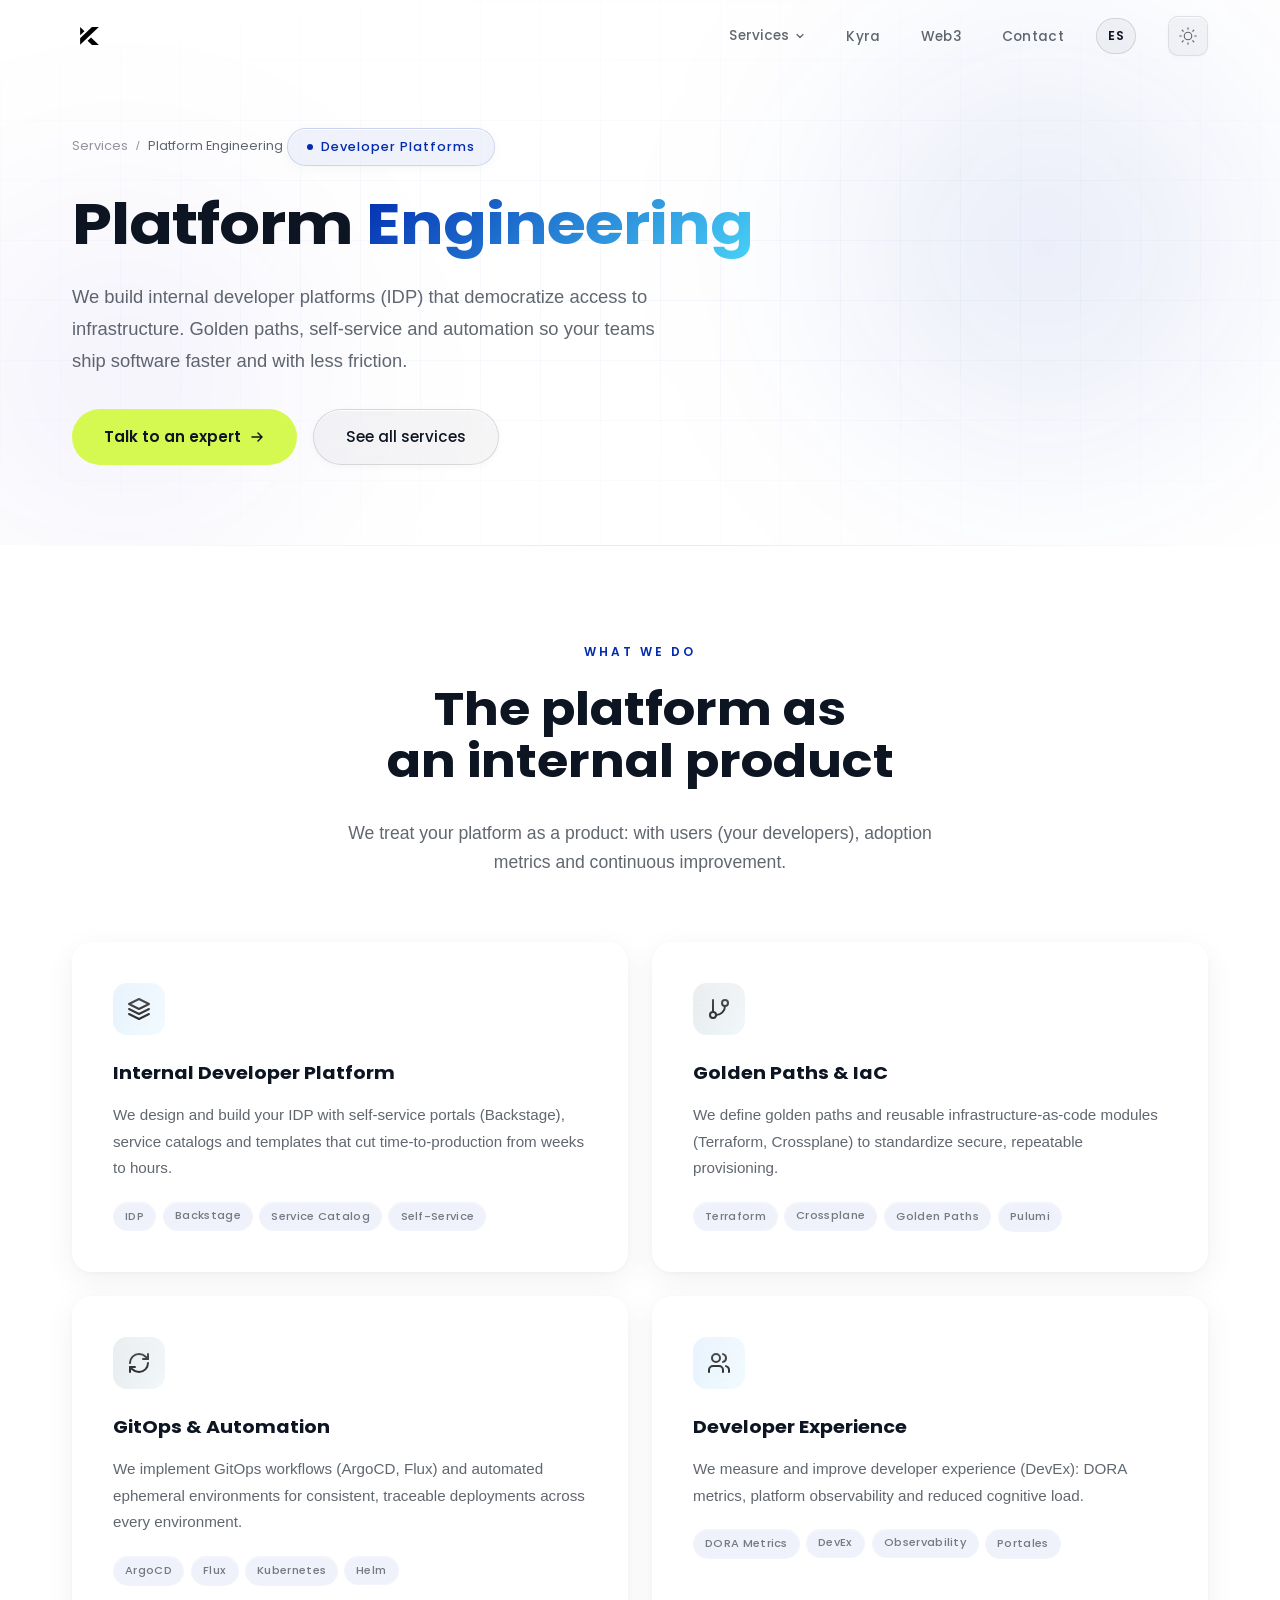
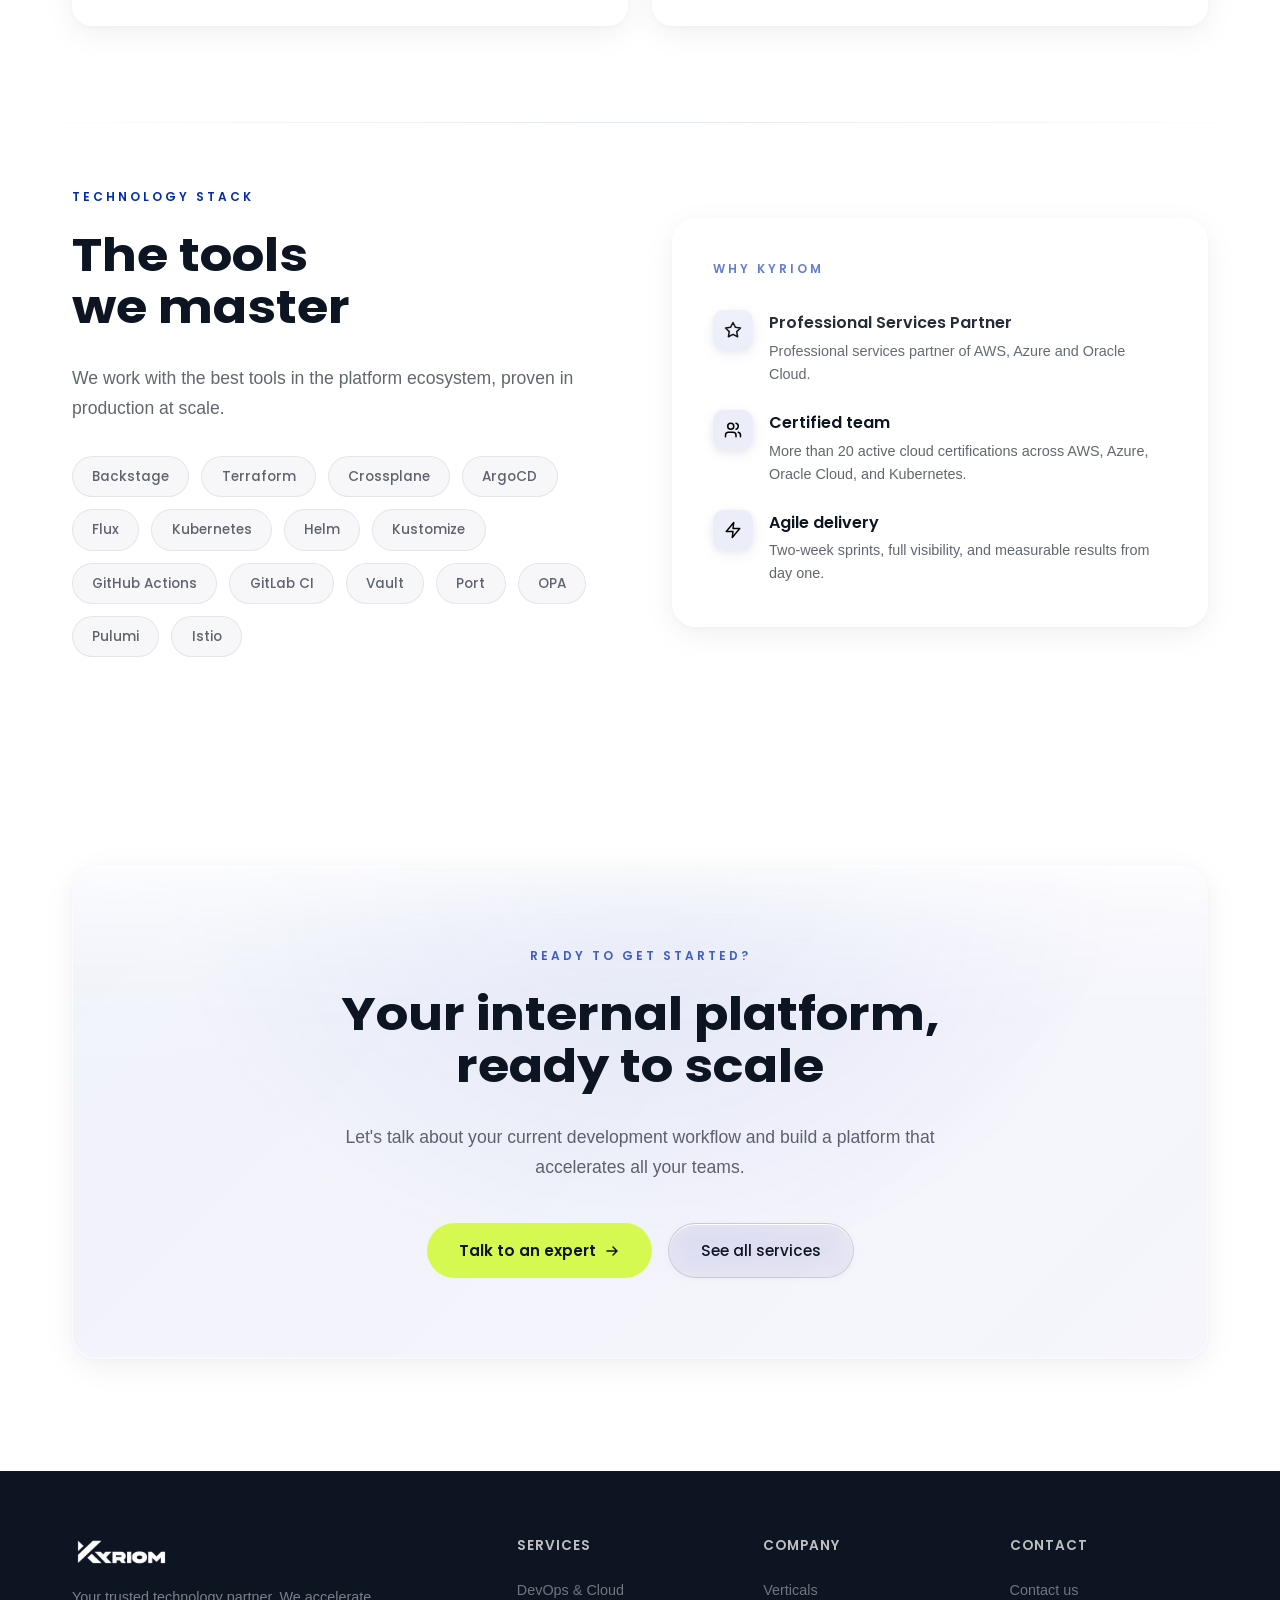
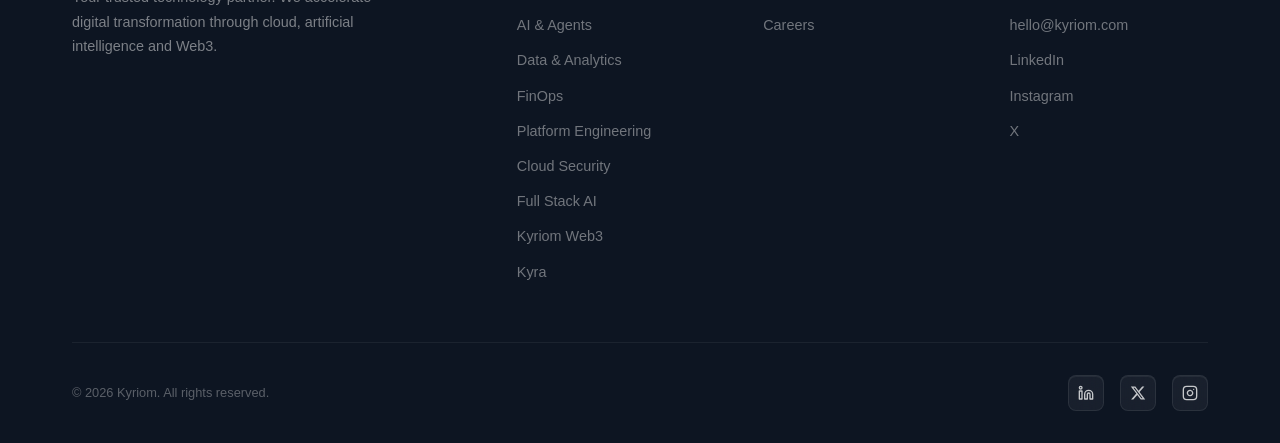
<file: servicios/Platformengineer.html>
<!DOCTYPE html>
<html lang="es">
<head>
    <meta charset="UTF-8">
    <meta name="viewport" content="width=device-width, initial-scale=1.0">
    <title data-i18n="page.title.platform">Platform Engineering — Kyriom</title>
    <link rel="icon" type="image/png" href="../Logo/Kyriom_Isologo-dark.png">
    <meta name="description" content="Plataformas internas de desarrollo (IDP), golden paths, GitOps e infraestructura como código. Kyriom acelera a tus equipos con Platform Engineering.">
    <meta property="og:title" content="Platform Engineering — Kyriom">
    <meta property="og:description" content="Plataformas internas de desarrollo (IDP) con golden paths, autoservicio y GitOps para que tus equipos entreguen más rápido.">
    <meta property="og:type" content="website">
    <meta property="og:url" content="https://kyriom.com/servicios/Platformengineer.html">
    <link rel="canonical" href="https://kyriom.com/servicios/Platformengineer.html">
    <link rel="preconnect" href="https://fonts.googleapis.com">
    <link rel="preconnect" href="https://fonts.gstatic.com" crossorigin>
    <link href="https://fonts.googleapis.com/css2?family=Poppins:wght@300;400;500;600;700&display=swap" rel="stylesheet">
    <link href="https://api.fontshare.com/v2/css?f[]=satoshi@400,500,700&display=swap" rel="stylesheet">
    <link rel="stylesheet" href="../styles.css">
    <style>
        .detail-services { padding: 6rem 0; }
        .detail-services-grid { display: grid; grid-template-columns: repeat(2, 1fr); gap: 1.5rem; }
        .detail-card {
            padding: 2.5rem;
            transition: all 0.4s cubic-bezier(0.16, 1, 0.3, 1);
            position: relative; overflow: hidden;
        }
        .detail-card::before {
            content: ''; position: absolute; top: 0; left: 0; right: 0; height: 2px;
            background: linear-gradient(90deg, transparent, var(--btn-primary-bg), transparent);
            opacity: 0; transition: opacity 0.4s;
        }
        .detail-card:hover::before { opacity: 1; }
        .detail-card:hover { background: var(--card-hover); transform: translateY(-4px); border-color: var(--border-hover); }
        .detail-card-icon { width: 52px; height: 52px; border-radius: 14px; display: flex; align-items: center; justify-content: center; margin-bottom: 1.5rem; }
        .detail-card h3 { font-family: var(--font-primary); font-weight: 700; font-size: 1.2rem; margin-bottom: 0.75rem; }
        .detail-card p { font-size: 0.95rem; color: var(--text-secondary); line-height: 1.75; }

        .tech-section { padding: 4rem 0 6rem; }
        .tech-grid { display: flex; flex-wrap: wrap; gap: 0.75rem; margin-top: 2rem; }
        .tech-badge {
            font-family: var(--font-primary);
            font-size: 0.85rem;
            font-weight: 500;
            padding: 0.55rem 1.2rem;
            border-radius: 50px;
            border: 1px solid var(--border);
            background: var(--bg-secondary);
            color: var(--text-secondary);
            transition: all 0.3s;
        }
        .tech-badge:hover { border-color: var(--border-hover); color: var(--text-primary); }

        @media (max-width: 768px) { .detail-services-grid { grid-template-columns: 1fr; } }
    </style>
    <script src="../i18n.js" defer></script>
</head>
<body>

<!-- ===== NAVIGATION ===== -->
<nav class="nav" id="nav">
    <div class="container">
        <a href="../index.html" class="nav-logo">
            <img src="../Logo/Kyriom_Isologo-dark.svg" alt="Kyriom" class="logo-light">
            <img src="../Logo/Kyriom_Isologo-white.svg" alt="Kyriom" class="logo-dark">
        </a>
        <div class="nav-right">
            <ul class="nav-links" id="navLinks">
                <li class="nav-dropdown" id="navDropdown">
                    <a href="../index.html#servicios" class="nav-dropdown-trigger">
                        <span data-i18n="nav.services">Servicios</span>
                        <svg width="12" height="12" viewBox="0 0 24 24" fill="none" stroke="currentColor" stroke-width="2.5" stroke-linecap="round" stroke-linejoin="round"><path d="M6 9l6 6 6-6"/></svg>
                    </a>
                    <div class="nav-dropdown-menu">
                        <a href="devops-cloud.html"><span class="dropdown-icon"><img src="../icons/cloud.svg" width="16" height="16" class="icon icon-adaptive" alt=""></span><span data-i18n="nav.services.devops">DevOps &amp; Cloud</span></a>
                        <a href="ia-agentes.html"><span class="dropdown-icon"><img src="../icons/cpu.svg" width="16" height="16" class="icon icon-adaptive" alt=""></span><span data-i18n="nav.services.ia">IA &amp; Agentes</span></a>
                        <a href="data-analytics.html"><span class="dropdown-icon"><img src="../icons/bar-chart-2.svg" width="16" height="16" class="icon icon-adaptive" alt=""></span><span data-i18n="nav.services.data">Data &amp; Analytics</span></a>
                        <a href="finops.html"><span class="dropdown-icon"><img src="../icons/trending-up.svg" width="16" height="16" class="icon icon-adaptive" alt=""></span><span data-i18n="nav.services.finops">FinOps</span></a>
                        <a href="Platformengineer.html"><span class="dropdown-icon"><img src="../icons/server.svg" width="16" height="16" class="icon icon-adaptive" alt=""></span><span data-i18n="nav.services.platform">Platform Engineering</span></a>
                        <a href="Cloudsecurity.html"><span class="dropdown-icon"><img src="../icons/shield.svg" width="16" height="16" class="icon icon-adaptive" alt=""></span><span data-i18n="nav.services.security">Cloud Security</span></a>
                        <a href="full-stack-ai.html"><span class="dropdown-icon"><img src="../icons/layers.svg" width="16" height="16" class="icon icon-adaptive" alt=""></span><span data-i18n="nav.services.fullstackai">Full Stack AI</span></a>
                    </div>
                </li>
                <li><a href="../kyra.html" data-i18n="nav.kyra">Kyra</a></li>
                <li><a href="web3.html" class="nav-web3" data-i18n="nav.web3">Web3</a></li>
                <li><a href="../contacto.html" data-i18n="nav.contact">Contacto</a></li>
            </ul>
            <button class="lang-toggle" id="langToggle" data-i18n-aria="nav.lang.toggle" aria-label="Cambiar idioma"><span data-lang-current>EN</span></button>
            <button class="theme-toggle" id="themeToggle" data-i18n-aria="nav.theme.toggle" aria-label="Toggle theme">
                <svg class="icon-sun" width="18" height="18" viewBox="0 0 24 24" fill="none" stroke="currentColor" stroke-width="1.5" stroke-linecap="round"><circle cx="12" cy="12" r="5"/><path d="M12 1v2M12 21v2M4.22 4.22l1.42 1.42M18.36 18.36l1.42 1.42M1 12h2M21 12h2M4.22 19.78l1.42-1.42M18.36 5.64l1.42-1.42"/></svg>
                <svg class="icon-moon" width="18" height="18" viewBox="0 0 24 24" fill="none" stroke="currentColor" stroke-width="1.5" stroke-linecap="round"><path d="M21 12.79A9 9 0 1111.21 3 7 7 0 0021 12.79z"/></svg>
            </button>
            <button class="nav-toggle" id="navToggle" data-i18n-aria="nav.menu.toggle" aria-label="Toggle menu">
                <span></span><span></span><span></span>
            </button>
        </div>
    </div>
</nav>

<!-- ===== PAGE HERO ===== -->
<section class="page-hero">
    <div class="hero-bg">
        <div class="hero-orb hero-orb-1"></div>
        <div class="hero-orb hero-orb-2"></div>
        <div class="hero-grid"></div>
    </div>
    <div class="container">
        <div style="display: inline-flex; align-items: center; gap: 0.5rem; margin-bottom: 1rem;">
            <a href="../index.html#servicios" data-i18n="platform.breadcrumb.services" style="font-family: var(--font-primary); font-size: 0.8rem; color: var(--text-tertiary); transition: color 0.3s;">Servicios</a>
            <span style="color: var(--text-tertiary); font-size: 0.8rem;">/</span>
            <span data-i18n="platform.breadcrumb.current" style="font-family: var(--font-primary); font-size: 0.8rem; color: var(--text-secondary);">Platform Engineering</span>
        </div>
        <div class="hero-badge reveal" style="margin-bottom: 1.5rem;">
            <span class="hero-badge-dot"></span>
            <span data-i18n="platform.hero.badge">Developer Platforms</span>
        </div>
        <h1 class="reveal reveal-delay-1" data-i18n-html="platform.hero.title">Platform <span class="gradient-text">Engineering</span></h1>
        <p class="reveal reveal-delay-2" data-i18n="platform.hero.desc">Construimos plataformas internas de desarrollo (IDP) que democratizan el acceso a la infraestructura. Golden paths, autoservicio y automatización para que tus equipos entreguen software más rápido y con menos fricción.</p>
        <div class="hero-actions reveal reveal-delay-3">
            <a href="../contacto.html" class="btn-primary btn-chartreuse">
                <span data-i18n="platform.hero.cta.primary">Hablar con un experto</span>
                <svg width="16" height="16" viewBox="0 0 16 16" fill="none"><path d="M3 8h10m0 0L9 4m4 4L9 12" stroke="currentColor" stroke-width="1.5" stroke-linecap="round" stroke-linejoin="round"/></svg>
            </a>
            <a href="../index.html#servicios" class="btn-secondary" data-i18n="platform.hero.cta.secondary">Ver todos los servicios</a>
        </div>
    </div>
</section>

<div class="section-divider"></div>

<!-- ===== SERVICES DETAIL ===== -->
<section class="detail-services">
    <div class="container">
        <div class="services-header reveal">
            <div class="section-label" data-i18n="platform.practices.label">Lo que hacemos</div>
            <h2 class="section-title" data-i18n-html="platform.practices.title">La plataforma como<br>producto interno</h2>
            <p class="section-subtitle" data-i18n="platform.practices.subtitle">Tratamos a tu plataforma como un producto: con usuarios (tus desarrolladores), métricas de adopción y mejora continua.</p>
        </div>
        <div class="detail-services-grid">
            <div class="detail-card glass reveal">
                <div class="detail-card-icon service-icon-cloud">
                    <img src="../icons/layers.svg" width="24" height="24" class="icon icon-adaptive" alt="">
                </div>
                <h3 data-i18n="platform.cap1.title">Internal Developer Platform</h3>
                <p data-i18n="platform.cap1.desc">Diseñamos y construimos tu IDP con portales self-service (Backstage), catálogos de servicios y plantillas que reducen el time-to-production de semanas a horas.</p>
                <div class="service-tags" style="margin-top: 1.25rem;">
                    <span class="service-tag">IDP</span>
                    <span class="service-tag">Backstage</span>
                    <span class="service-tag">Service Catalog</span>
                    <span class="service-tag">Self-Service</span>
                </div>
            </div>
            <div class="detail-card glass reveal reveal-delay-1">
                <div class="detail-card-icon service-icon-devops">
                    <img src="../icons/git-branch.svg" width="24" height="24" class="icon icon-adaptive" alt="">
                </div>
                <h3 data-i18n="platform.cap2.title">Golden Paths &amp; IaC</h3>
                <p data-i18n="platform.cap2.desc">Definimos golden paths y módulos de infraestructura como código reutilizables (Terraform, Crossplane) para estandarizar el aprovisionamiento seguro y repetible.</p>
                <div class="service-tags" style="margin-top: 1.25rem;">
                    <span class="service-tag">Terraform</span>
                    <span class="service-tag">Crossplane</span>
                    <span class="service-tag">Golden Paths</span>
                    <span class="service-tag">Pulumi</span>
                </div>
            </div>
            <div class="detail-card glass reveal reveal-delay-2">
                <div class="detail-card-icon service-icon-devops">
                    <img src="../icons/refresh-cw.svg" width="24" height="24" class="icon icon-adaptive" alt="">
                </div>
                <h3 data-i18n="platform.cap3.title">GitOps &amp; Automatización</h3>
                <p data-i18n="platform.cap3.desc">Implementamos flujos GitOps (ArgoCD, Flux) y entornos efímeros automatizados para despliegues consistentes y trazables en todos los ambientes.</p>
                <div class="service-tags" style="margin-top: 1.25rem;">
                    <span class="service-tag">ArgoCD</span>
                    <span class="service-tag">Flux</span>
                    <span class="service-tag">Kubernetes</span>
                    <span class="service-tag">Helm</span>
                </div>
            </div>
            <div class="detail-card glass reveal reveal-delay-3">
                <div class="detail-card-icon service-icon-cloud">
                    <img src="../icons/users.svg" width="24" height="24" class="icon icon-adaptive" alt="">
                </div>
                <h3 data-i18n="platform.cap4.title">Developer Experience</h3>
                <p data-i18n="platform.cap4.desc">Medimos y mejoramos la experiencia del desarrollador (DevEx): métricas DORA, observabilidad de la plataforma y reducción de la carga cognitiva.</p>
                <div class="service-tags" style="margin-top: 1.25rem;">
                    <span class="service-tag">DORA Metrics</span>
                    <span class="service-tag">DevEx</span>
                    <span class="service-tag">Observability</span>
                    <span class="service-tag">Portales</span>
                </div>
            </div>
        </div>
    </div>
</section>

<div class="section-divider"></div>

<!-- ===== TECHNOLOGIES ===== -->
<section class="tech-section">
    <div class="container">
        <div class="ai-grid">
            <div class="reveal">
                <div class="section-label" data-i18n="platform.tech.label">Stack tecnológico</div>
                <h2 class="section-title" data-i18n-html="platform.tech.title">Las herramientas<br>que dominamos</h2>
                <p class="section-subtitle" data-i18n="platform.tech.subtitle">Trabajamos con las mejores herramientas del ecosistema de plataformas, probadas en producción a escala.</p>
                <div class="tech-grid" style="margin-top: 2rem;">
                    <span class="tech-badge">Backstage</span>
                    <span class="tech-badge">Terraform</span>
                    <span class="tech-badge">Crossplane</span>
                    <span class="tech-badge">ArgoCD</span>
                    <span class="tech-badge">Flux</span>
                    <span class="tech-badge">Kubernetes</span>
                    <span class="tech-badge">Helm</span>
                    <span class="tech-badge">Kustomize</span>
                    <span class="tech-badge">GitHub Actions</span>
                    <span class="tech-badge">GitLab CI</span>
                    <span class="tech-badge">Vault</span>
                    <span class="tech-badge">Port</span>
                    <span class="tech-badge">OPA</span>
                    <span class="tech-badge">Pulumi</span>
                    <span class="tech-badge">Istio</span>
                </div>
            </div>
            <div class="reveal reveal-delay-2">
                <div class="glass-strong" style="padding: 2.5rem;">
                    <div class="section-label" data-i18n="platform.why.label" style="margin-bottom: 1.5rem;">Por qué Kyriom</div>
                    <div class="ai-features">
                        <div class="ai-feature">
                            <div class="ai-feature-icon">
                                <img src="../icons/star.svg" width="18" height="18" class="icon icon-adaptive" alt="">
                            </div>
                            <div>
                                <h4 data-i18n="platform.why1.title">Partner de Servicios Profesionales</h4>
                                <p data-i18n="platform.why1.desc">Partner de servicios profesionales de AWS, Azure y Oracle Cloud.</p>
                            </div>
                        </div>
                        <div class="ai-feature">
                            <div class="ai-feature-icon">
                                <img src="../icons/users.svg" width="18" height="18" class="icon icon-adaptive" alt="">
                            </div>
                            <div>
                                <h4 data-i18n="platform.why2.title">Equipo certificado</h4>
                                <p data-i18n="platform.why2.desc">Más de 20 certificaciones cloud activas en AWS, Azure, Oracle Cloud y Kubernetes.</p>
                            </div>
                        </div>
                        <div class="ai-feature">
                            <div class="ai-feature-icon">
                                <img src="../icons/zap.svg" width="18" height="18" class="icon icon-adaptive" alt="">
                            </div>
                            <div>
                                <h4 data-i18n="platform.why3.title">Delivery ágil</h4>
                                <p data-i18n="platform.why3.desc">Sprints de dos semanas, visibilidad total y resultados medibles desde el día uno.</p>
                            </div>
                        </div>
                    </div>
                </div>
            </div>
        </div>
    </div>
</section>

<!-- ===== CTA ===== -->
<section class="cta">
    <div class="container">
        <div class="cta-container glass-strong reveal">
            <div class="section-label" data-i18n="platform.cta.label">¿Listo para empezar?</div>
            <h2 class="section-title" data-i18n-html="platform.cta.title">Tu plataforma interna,<br>lista para escalar</h2>
            <p class="section-subtitle" data-i18n="platform.cta.subtitle">Hablemos de tu flujo de desarrollo actual y construyamos juntos una plataforma que acelere a todos tus equipos.</p>
            <div class="cta-actions">
                <a href="../contacto.html" class="btn-primary btn-chartreuse">
                    <span data-i18n="platform.cta.primary">Hablar con un experto</span>
                    <svg width="16" height="16" viewBox="0 0 16 16" fill="none"><path d="M3 8h10m0 0L9 4m4 4L9 12" stroke="currentColor" stroke-width="1.5" stroke-linecap="round" stroke-linejoin="round"/></svg>
                </a>
                <a href="../index.html#servicios" class="btn-secondary" data-i18n="platform.cta.secondary">Ver todos los servicios</a>
            </div>
        </div>
    </div>
</section>

<!-- ===== FOOTER ===== -->
<footer class="footer">
    <div class="container">
        <div class="footer-grid">
            <div class="footer-brand">
                <div class="footer-logo"><img src="../Logo/kyriom_logo_white.png" alt="Kyriom"></div>
                <p data-i18n="footer.tagline">Tu socio de confianza tecnológico. Aceleramos la transformación digital a través de cloud, inteligencia artificial y Web3.</p>
            </div>
            <div class="footer-col">
                <h4 data-i18n="footer.services">Servicios</h4>
                <ul>
                    <li><a href="devops-cloud.html" data-i18n="nav.services.devops">DevOps &amp; Cloud</a></li>
                    <li><a href="ia-agentes.html" data-i18n="nav.services.ia">IA &amp; Agentes</a></li>
                    <li><a href="data-analytics.html" data-i18n="nav.services.data">Data &amp; Analytics</a></li>
                    <li><a href="finops.html" data-i18n="nav.services.finops">FinOps</a></li>
                    <li><a href="Platformengineer.html" data-i18n="nav.services.platform">Platform Engineering</a></li>
                    <li><a href="Cloudsecurity.html" data-i18n="nav.services.security">Cloud Security</a></li>
                    <li><a href="full-stack-ai.html" data-i18n="nav.services.fullstackai">Full Stack AI</a></li>
                    <li><a href="web3.html" data-i18n="nav.services.web3">Kyriom Web3</a></li>
                    <li><a href="../kyra.html" data-i18n="nav.kyra">Kyra</a></li>
                </ul>
            </div>
            <div class="footer-col">
                <h4 data-i18n="footer.company">Empresa</h4>
                <ul>
                    <li><a href="../index.html#verticales" data-i18n="footer.company.verticals">Verticales</a></li>
                    <li><a href="#" data-i18n="footer.company.careers">Empleos</a></li>
                </ul>
            </div>
            <div class="footer-col">
                <h4 data-i18n="footer.contact">Contacto</h4>
                <ul>
                    <li><a href="../contacto.html" data-i18n="footer.contact.us">Contáctanos</a></li>
                    <li><a href="mailto:hello@kyriom.com">hello@kyriom.com</a></li>
                    <li><a href="https://www.linkedin.com/company/kyriom" target="_blank" rel="noopener">LinkedIn</a></li>
                    <li><a href="https://www.instagram.com/kyriom_cloud/" target="_blank" rel="noopener">Instagram</a></li>
                    <li><a href="#">X</a></li>
                </ul>
            </div>
        </div>
        <div class="footer-bottom">
            <p data-i18n="footer.rights">&copy; 2026 Kyriom. Todos los derechos reservados.</p>
            <div class="footer-socials">
                <a href="https://www.linkedin.com/company/kyriom" class="footer-social" aria-label="LinkedIn" target="_blank" rel="noopener"><img src="../icons/linkedin.svg" width="16" height="16" class="icon icon-social" alt="LinkedIn"></a>
                <a href="#" class="footer-social" aria-label="X" target="_blank" rel="noopener"><img src="../icons/x.svg" width="16" height="16" class="icon icon-social" alt="X"></a>
                <a href="https://www.instagram.com/kyriom_cloud/" class="footer-social" aria-label="Instagram" target="_blank" rel="noopener"><img src="../icons/instagram.svg" width="16" height="16" class="icon icon-social" alt="Instagram"></a>
            </div>
        </div>
    </div>
</footer>

<script>
    const themeToggle = document.getElementById('themeToggle');
    const savedTheme = localStorage.getItem('kyriom-theme');
    if (savedTheme === 'dark') document.body.classList.add('dark');
    themeToggle.addEventListener('click', () => {
        document.body.classList.toggle('dark');
        localStorage.setItem('kyriom-theme', document.body.classList.contains('dark') ? 'dark' : 'light');
    });
    const observer = new IntersectionObserver((entries) => {
        entries.forEach(entry => { if (entry.isIntersecting) { entry.target.classList.add('visible'); observer.unobserve(entry.target); } });
    }, { threshold: 0.1, rootMargin: '0px 0px -50px 0px' });
    document.querySelectorAll('.reveal').forEach(el => observer.observe(el));
    const nav = document.getElementById('nav');
    window.addEventListener('scroll', () => { nav.classList.toggle('scrolled', window.pageYOffset > 50); }, { passive: true });
    const navToggle = document.getElementById('navToggle');
    const navLinks = document.getElementById('navLinks');
    navToggle.addEventListener('click', () => navLinks.classList.toggle('open'));
    navLinks.querySelectorAll("a").forEach(link => { link.addEventListener("click", () => navLinks.classList.remove("open")); });
    const navDropdown = document.getElementById("navDropdown");
    if (navDropdown) {
        navDropdown.querySelector(".nav-dropdown-trigger").addEventListener("click", function(e) {
            if (window.innerWidth <= 768) { e.preventDefault(); navDropdown.classList.toggle("open"); }
        });
        document.addEventListener("click", function(e) { if (!navDropdown.contains(e.target)) navDropdown.classList.remove("open"); });
    }
</script>

</body>
</html>
</file>
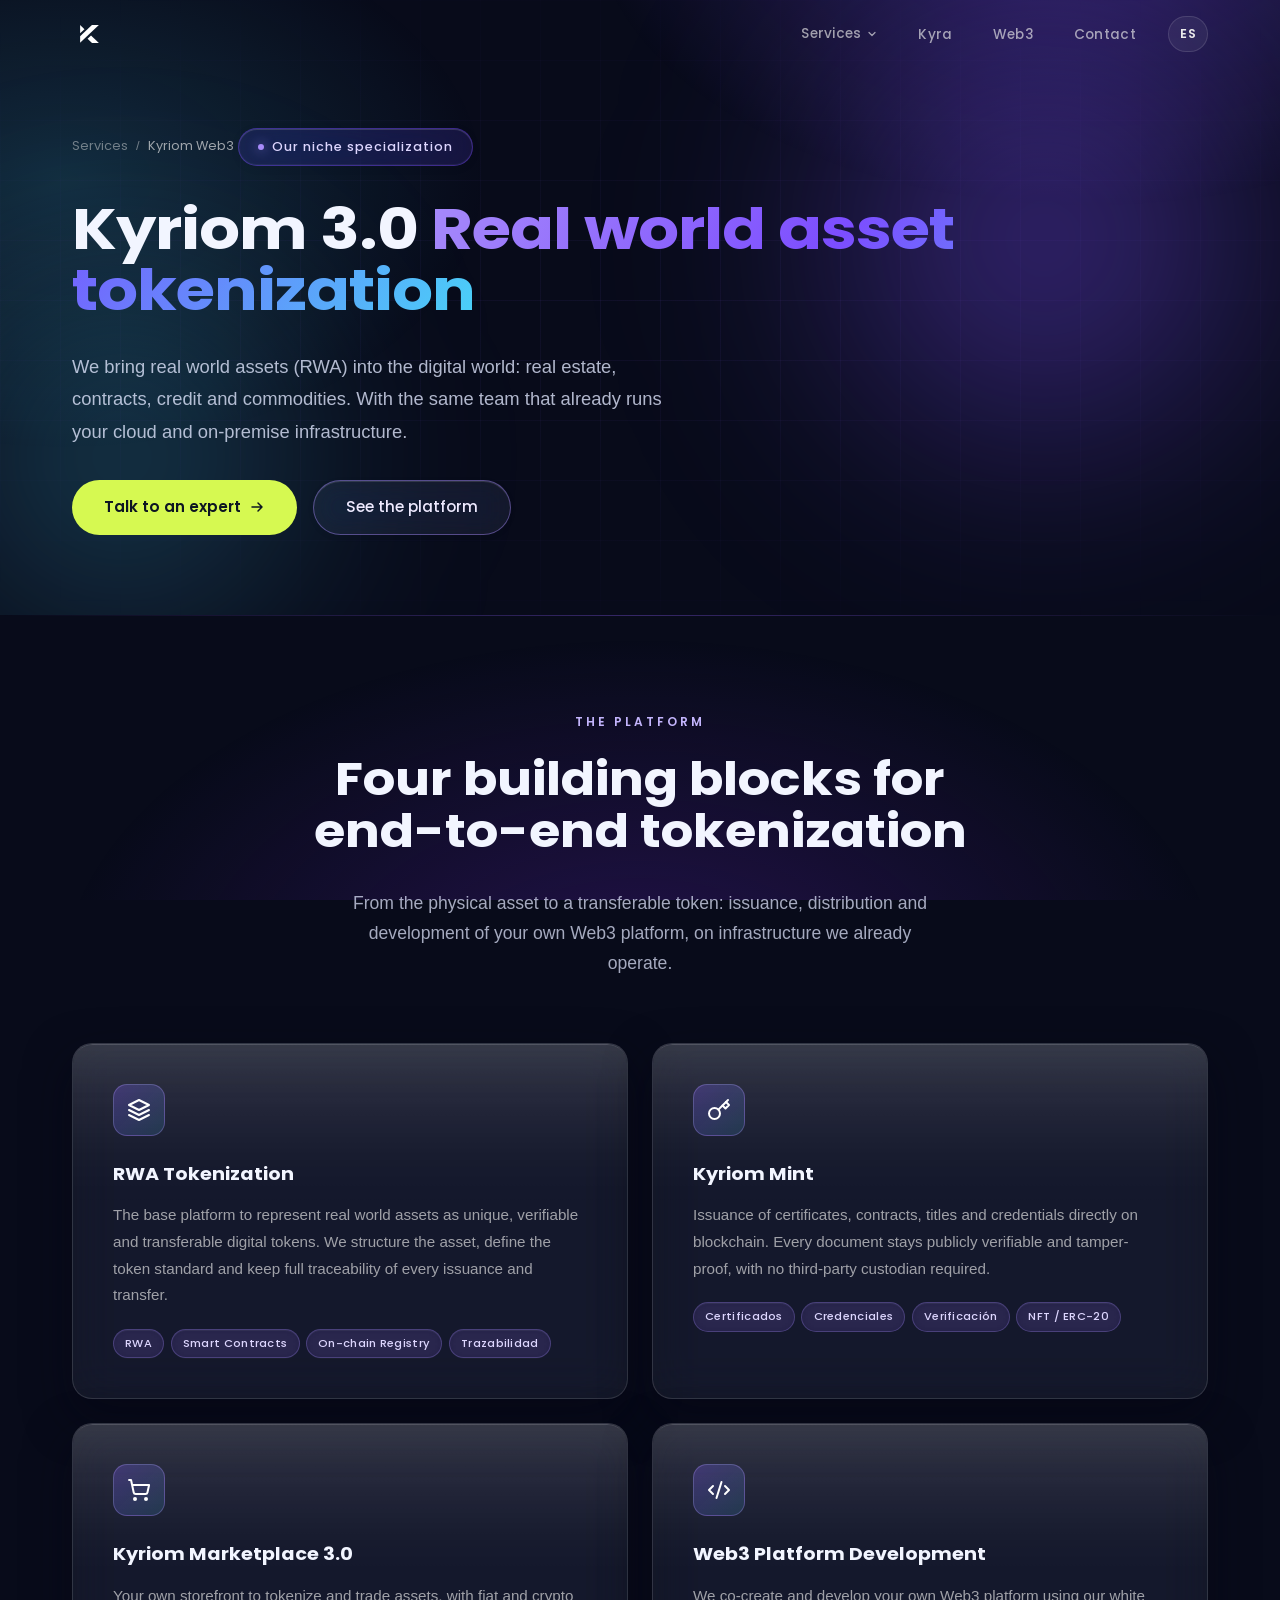
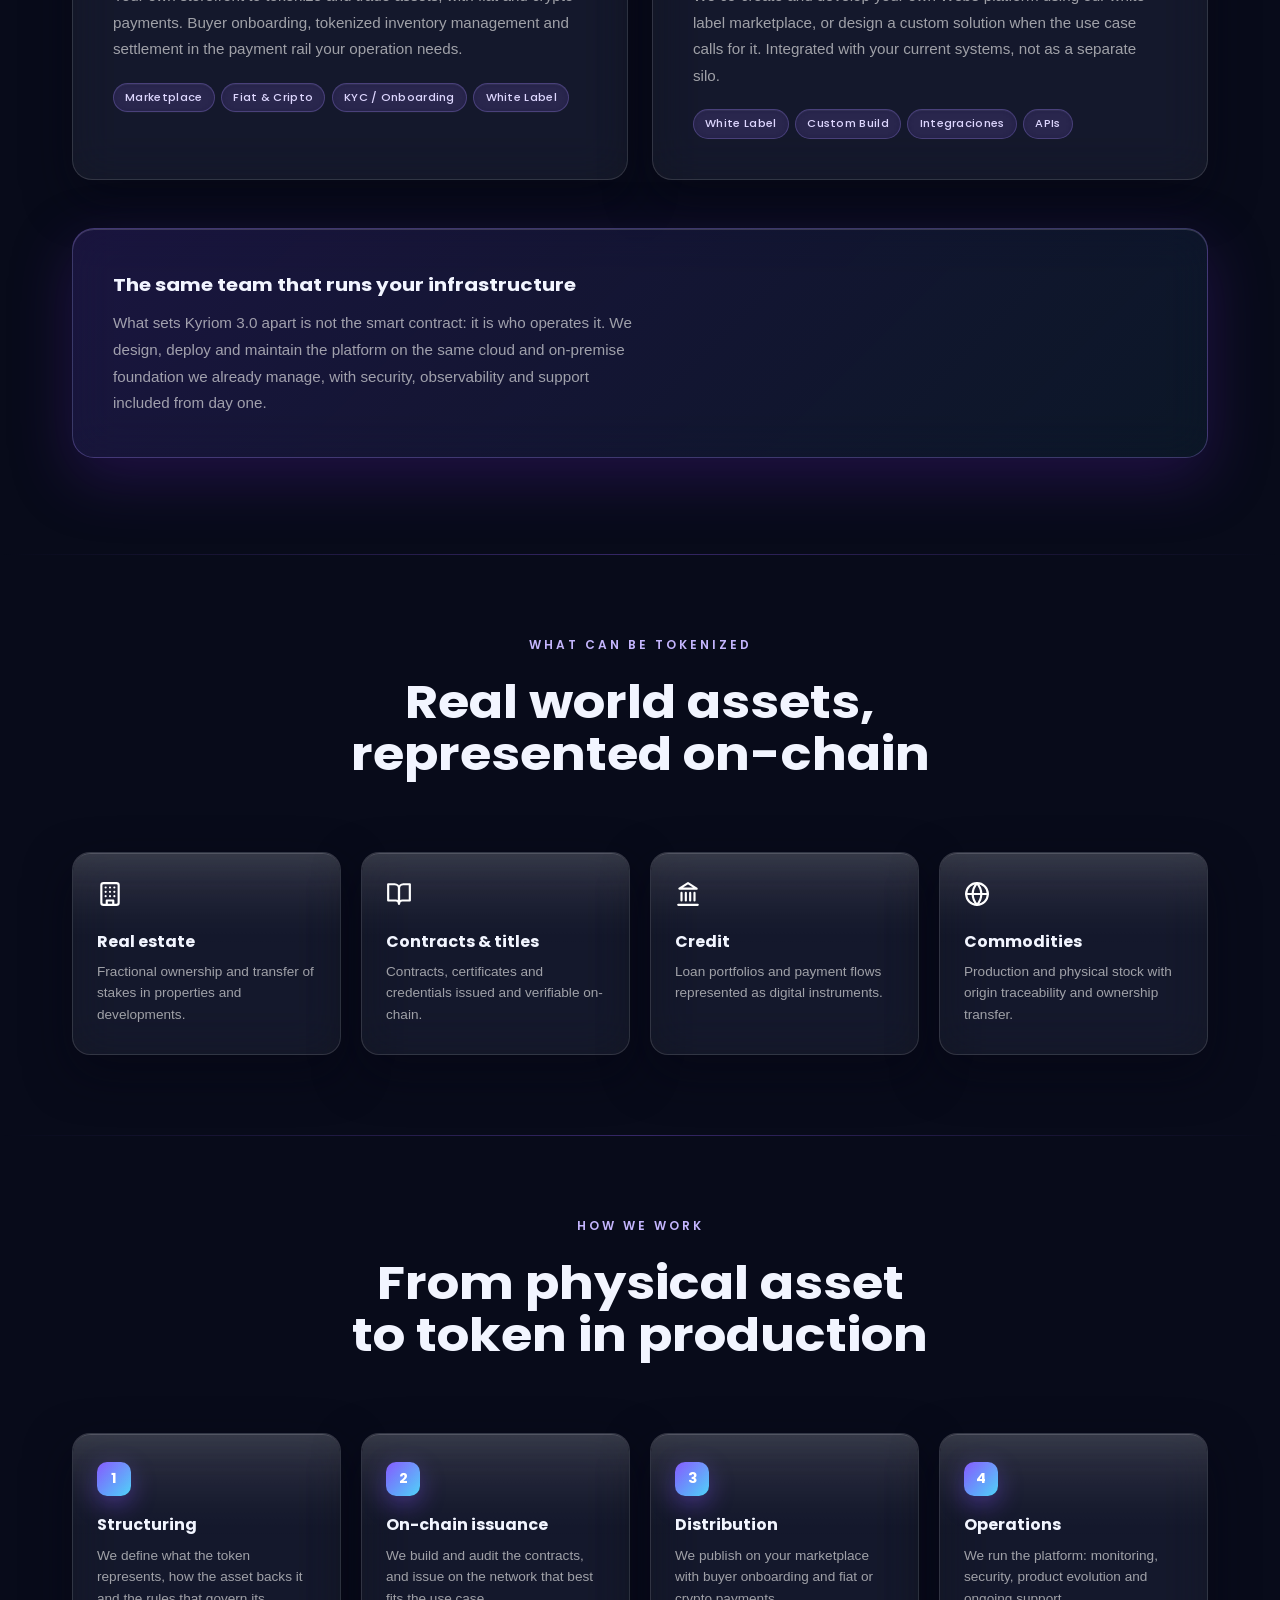
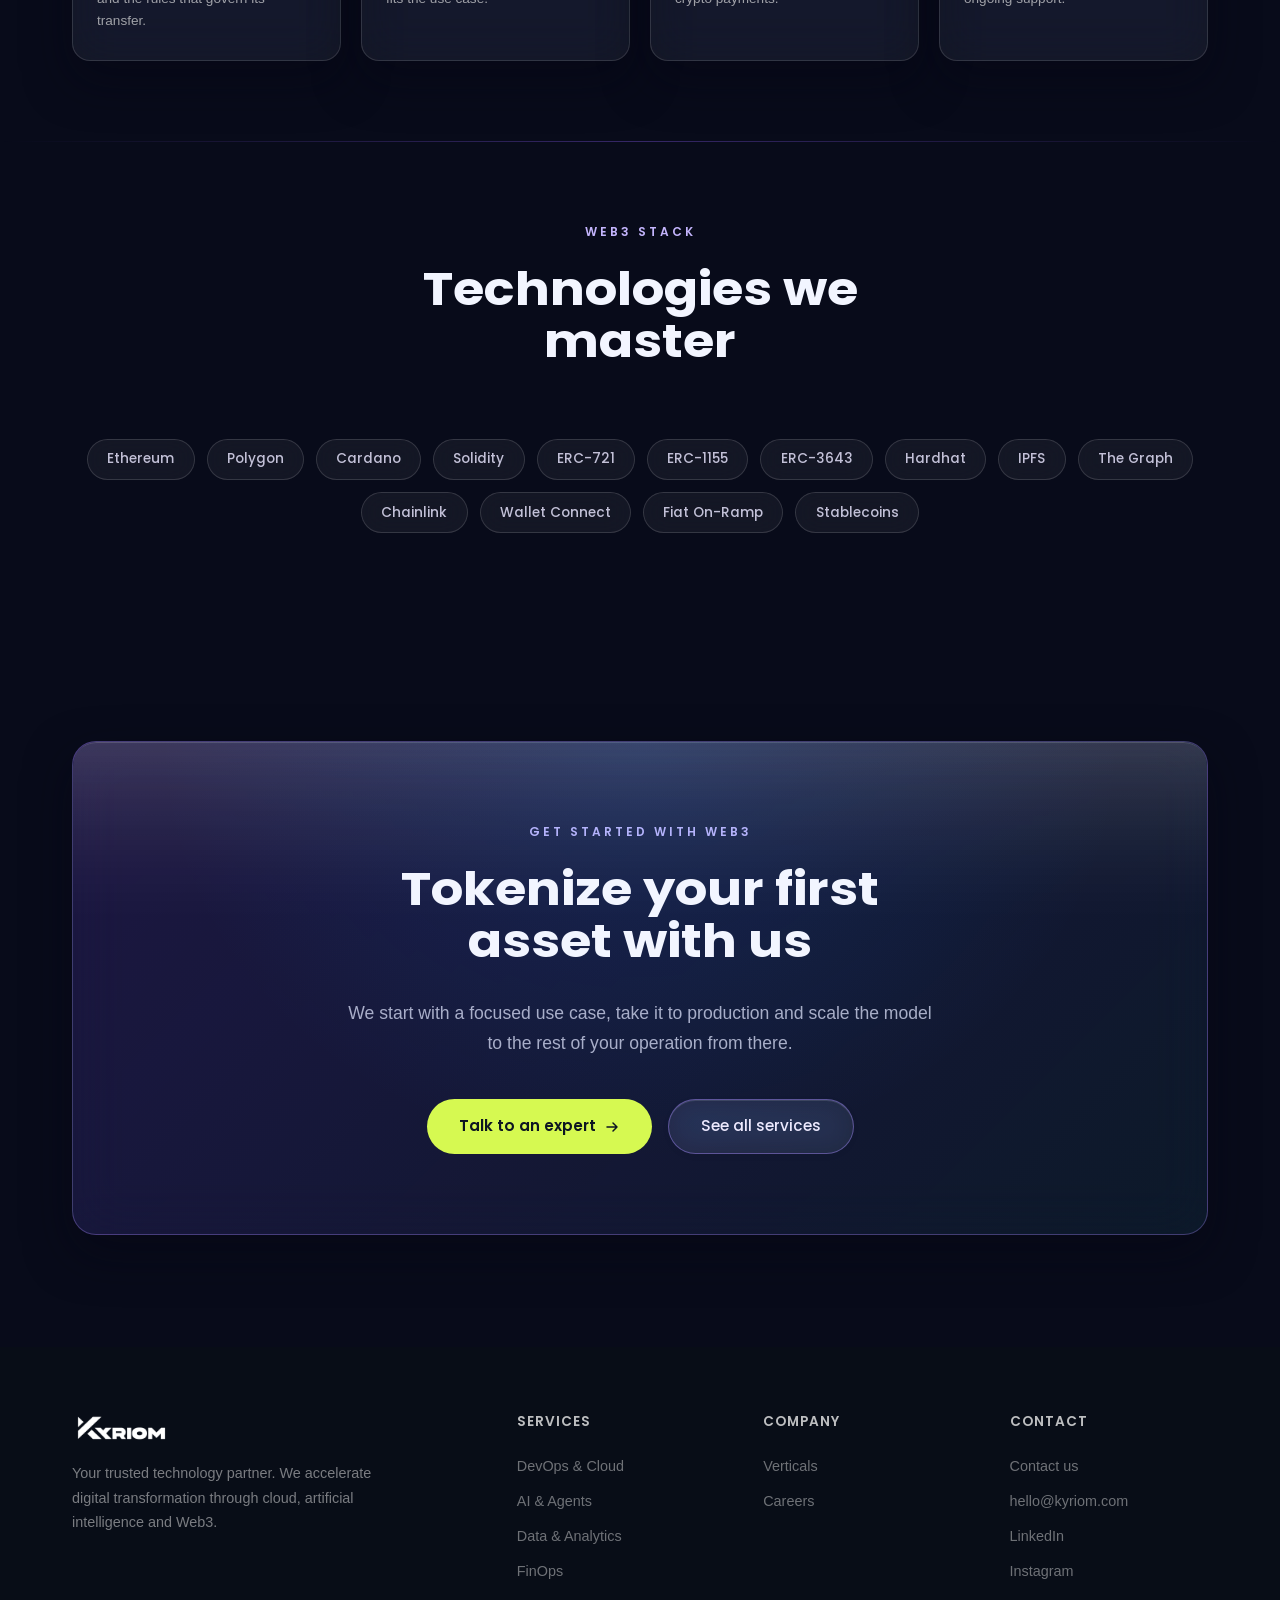
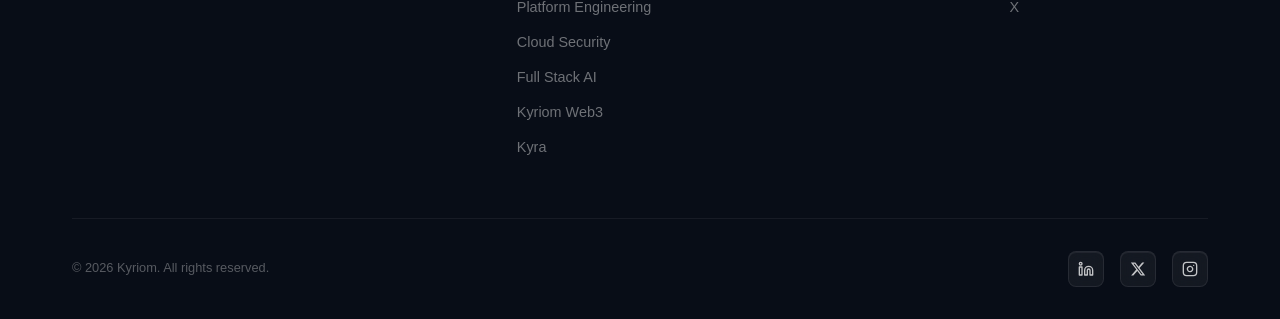
<file: servicios/web3.html>
<!DOCTYPE html>
<html lang="es">
<head>
    <meta charset="UTF-8">
    <meta name="viewport" content="width=device-width, initial-scale=1.0">
    <title data-i18n="page.title.web3">Kyriom 3.0 — Tokenización de Activos Reales (RWA)</title>
    <link rel="icon" type="image/png" href="../Logo/Kyriom_Isologo-dark.png">
    <meta name="description" content="Kyriom 3.0 tokeniza activos del mundo real: inmuebles, contratos, créditos y commodities. Emisión on-chain, marketplace propio y desarrollo de plataformas Web3 a medida.">
    <meta property="og:title" content="Kyriom 3.0 — Tokenización de Activos Reales (RWA)">
    <meta property="og:description" content="Llevamos activos del mundo real al mundo digital: RWA Tokenization, Kyriom Mint, Marketplace 3.0 y desarrollo de plataformas Web3.">
    <meta property="og:type" content="website">
    <meta property="og:url" content="https://kyriom.com/servicios/web3.html">
    <link rel="canonical" href="https://kyriom.com/servicios/web3.html">
    <link rel="preconnect" href="https://fonts.googleapis.com">
    <link rel="preconnect" href="https://fonts.gstatic.com" crossorigin>
    <link href="https://fonts.googleapis.com/css2?family=Poppins:wght@300;400;500;600;700&display=swap" rel="stylesheet">
    <link href="https://api.fontshare.com/v2/css?f[]=satoshi@400,500,700&display=swap" rel="stylesheet">
    <link rel="stylesheet" href="../styles.css">
    <style>
        .detail-services{padding:6rem 0}
        .detail-services-grid{display:grid;grid-template-columns:repeat(2,1fr);gap:1.5rem}
        .detail-card{padding:2.5rem;transition:all .4s cubic-bezier(.16,1,.3,1);position:relative;overflow:hidden}
        .detail-card::before{content:'';position:absolute;top:0;left:0;right:0;height:2px;background:linear-gradient(90deg,transparent,var(--btn-primary-bg),transparent);opacity:0;transition:opacity .4s}
        .detail-card:hover::before{opacity:1}
        .detail-card:hover{background:var(--card-hover);transform:translateY(-4px);border-color:var(--border-hover)}
        .detail-card-icon{width:52px;height:52px;border-radius:14px;display:flex;align-items:center;justify-content:center;margin-bottom:1.5rem}
        .detail-card h3{font-family:var(--font-primary);font-weight:700;font-size:1.2rem;margin-bottom:.75rem}
        .detail-card p{font-size:.95rem;color:var(--text-secondary);line-height:1.75}
        .tech-badge{font-family:var(--font-primary);font-size:.85rem;font-weight:500;padding:.55rem 1.2rem;border-radius:50px;border:1px solid var(--border);background:var(--bg-secondary);color:var(--text-secondary);transition:all .3s;display:inline-block}
        .tech-badge:hover{border-color:var(--border-hover);color:var(--text-primary)}
        .assets-grid{display:grid;grid-template-columns:repeat(4,1fr);gap:1.25rem;margin-top:3rem}
        .asset-card{padding:1.75rem 1.5rem;border-radius:18px;border:1px solid var(--border);background:var(--bg-secondary);transition:all .3s}
        .asset-card:hover{border-color:var(--border-hover);transform:translateY(-3px)}
        .asset-card h4{font-family:var(--font-primary);font-weight:700;font-size:1rem;margin:.9rem 0 .4rem}
        .asset-card p{font-size:.85rem;color:var(--text-secondary);line-height:1.6;margin:0}
        .flow{display:grid;grid-template-columns:repeat(4,1fr);gap:1.25rem;margin-top:3rem;position:relative}
        .flow-step{padding:1.75rem 1.5rem;border-radius:18px;border:1px solid var(--border);background:var(--bg-secondary)}
        .flow-num{width:34px;height:34px;border-radius:10px;display:flex;align-items:center;justify-content:center;font-family:var(--font-primary);font-weight:700;font-size:.9rem;color:#fff;background:linear-gradient(135deg,var(--klein-blue),var(--vivid-sky));margin-bottom:1rem}
        .flow-step h4{font-family:var(--font-primary);font-weight:700;font-size:1rem;margin-bottom:.45rem}
        .flow-step p{font-size:.85rem;color:var(--text-secondary);line-height:1.6;margin:0}
        .diff-band{margin-top:3rem;padding:2.5rem;border-radius:22px;background:linear-gradient(135deg,rgba(2,43,176,.07),rgba(73,211,248,.04));border:1px solid rgba(2,43,176,.15)}
        .diff-band h3{font-family:var(--font-primary);font-weight:700;font-size:1.25rem;margin-bottom:.6rem}
        .diff-band p{font-size:.95rem;color:var(--text-secondary);line-height:1.75;margin:0;max-width:62ch}
        @media (max-width:900px){.assets-grid,.flow{grid-template-columns:repeat(2,1fr)}}
        @media (max-width:768px){.detail-services-grid{grid-template-columns:1fr}.assets-grid,.flow{grid-template-columns:1fr}}
    </style>
    <style>
        /* ===== WEB3 THEME — violet / cyan, glassmorphism ===== */
        body.web3-theme{
            --klein-blue:#7C4DFF;--azure:#8B5CF6;--vivid-sky:#49D3F8;--dark-blue:#4C1D95;
            --bg-primary:#080B1A;--bg-secondary:rgba(255,255,255,.04);
            --section-label-color:#C4B5FD;--badge-bg:rgba(124,77,255,.14);
            --badge-border:rgba(124,77,255,.4);--badge-text:#DDD6FE;
            --border:rgba(255,255,255,.12);--border-hover:rgba(167,139,250,.55);
            --divider:rgba(139,92,246,.25);--grid-line:rgba(139,92,246,.07);
            background:#080B1A;
        }
        body.web3-theme::before{
            content:'';position:fixed;inset:0;z-index:-2;pointer-events:none;
            background:
              radial-gradient(65% 55% at 85% -10%, rgba(124,77,255,.34) 0%, rgba(124,77,255,0) 60%),
              radial-gradient(55% 50% at 5% 20%, rgba(73,211,248,.16) 0%, rgba(73,211,248,0) 60%),
              radial-gradient(70% 60% at 50% 110%, rgba(76,29,149,.4) 0%, rgba(76,29,149,0) 65%);
        }
        body.web3-theme .hero-orb-1{background:radial-gradient(circle,rgba(124,77,255,.5),transparent 70%)}
        body.web3-theme .hero-orb-2{background:radial-gradient(circle,rgba(73,211,248,.32),transparent 70%)}
        /* glass surfaces */
        body.web3-theme .glass,body.web3-theme .glass-strong,
        body.web3-theme .asset-card,body.web3-theme .flow-step,
        body.web3-theme .gpu-table,body.web3-theme .detail-card{
            background:rgba(255,255,255,.055);
            backdrop-filter:blur(22px) saturate(140%);
            -webkit-backdrop-filter:blur(22px) saturate(140%);
            border:1px solid rgba(255,255,255,.13);
            box-shadow:inset 0 1px 0 rgba(255,255,255,.14),0 18px 46px rgba(5,6,20,.5);
        }
        body.web3-theme .detail-card:hover,body.web3-theme .asset-card:hover{
            background:rgba(255,255,255,.085);border-color:rgba(167,139,250,.5);
            box-shadow:inset 0 1px 0 rgba(255,255,255,.2),0 22px 60px rgba(124,77,255,.22);
        }
        body.web3-theme .detail-card::before{background:linear-gradient(90deg,transparent,#A78BFA,transparent)}
        body.web3-theme .detail-card-icon{background:linear-gradient(135deg,rgba(124,77,255,.28),rgba(73,211,248,.14));border:1px solid rgba(167,139,250,.32)}
        body.web3-theme .flow-num{background:linear-gradient(135deg,#7C4DFF,#49D3F8);box-shadow:0 8px 24px rgba(124,77,255,.4)}
        body.web3-theme .service-tag{background:rgba(124,77,255,.12);border-color:rgba(167,139,250,.28);color:#DDD6FE}
        body.web3-theme .tech-badge{background:rgba(255,255,255,.05);backdrop-filter:blur(14px);border-color:rgba(255,255,255,.14);color:rgba(233,231,255,.82)}
        body.web3-theme .tech-badge:hover{border-color:rgba(167,139,250,.6);color:#fff;background:rgba(124,77,255,.16)}
        body.web3-theme .page-hero h1 .gradient-text,
        body.web3-theme .section-title span{background:linear-gradient(120deg,#A78BFA 0%,#7C4DFF 45%,#49D3F8 100%);-webkit-background-clip:text;background-clip:text;-webkit-text-fill-color:transparent}
        body.web3-theme .diff-band{
            background:linear-gradient(135deg,rgba(124,77,255,.16),rgba(73,211,248,.06));
            backdrop-filter:blur(22px);-webkit-backdrop-filter:blur(22px);
            border:1px solid rgba(167,139,250,.3);
            box-shadow:inset 0 1px 0 rgba(255,255,255,.16),0 20px 60px rgba(76,29,149,.35);
        }
        body.web3-theme .cta-container{
            background:linear-gradient(135deg,rgba(124,77,255,.18),rgba(73,211,248,.07));
            backdrop-filter:blur(26px);-webkit-backdrop-filter:blur(26px);
            border:1px solid rgba(167,139,250,.32);
        }
        body.web3-theme .btn-secondary{border-color:rgba(167,139,250,.45);color:#EDE9FE}
        body.web3-theme .btn-secondary:hover{background:rgba(124,77,255,.16);border-color:rgba(167,139,250,.8)}
        body.web3-theme .hero-badge-dot{background:#A78BFA;box-shadow:0 0 12px rgba(167,139,250,.8)}
        body.web3-theme .section-divider{background:linear-gradient(90deg,transparent,rgba(139,92,246,.35),transparent)}
        body.web3-theme .layer-tag{background:linear-gradient(135deg,#7C4DFF,#49D3F8)}
        body.web3-theme .nav-logo .logo-dark{filter:brightness(0) invert(1)}
        body.web3-theme #themeToggle{display:none}
        body.web3-theme .page-hero h1{color:#F2F5FF}
        body.web3-theme .page-hero p{color:rgba(226,232,255,.78)}
        body.web3-theme .section-title{color:#F2F5FF}
        body.web3-theme .section-subtitle{color:rgba(226,232,255,.72)}
        body.web3-theme .detail-card h3,body.web3-theme .asset-card h4,body.web3-theme .flow-step h4,body.web3-theme .diff-band h3{color:#F2F5FF}
    </style>
    <script src="../i18n.js" defer></script>
</head>
<body class="dark web3-theme">

<nav class="nav" id="nav">
    <div class="container">
        <a href="../index.html" class="nav-logo">
            <img src="../Logo/Kyriom_Isologo-dark.svg" alt="Kyriom" class="logo-light">
            <img src="../Logo/Kyriom_Isologo-white.svg" alt="Kyriom" class="logo-dark">
        </a>
        <div class="nav-right">
            <ul class="nav-links" id="navLinks">
                <li class="nav-dropdown" id="navDropdown">
                    <a href="../index.html#servicios" class="nav-dropdown-trigger">
                        <span data-i18n="nav.services">Servicios</span>
                        <svg width="12" height="12" viewBox="0 0 24 24" fill="none" stroke="currentColor" stroke-width="2.5" stroke-linecap="round" stroke-linejoin="round"><path d="M6 9l6 6 6-6"/></svg>
                    </a>
                    <div class="nav-dropdown-menu">
                        <a href="devops-cloud.html"><span class="dropdown-icon"><img src="../icons/cloud.svg" width="16" height="16" class="icon icon-adaptive" alt=""></span><span data-i18n="nav.services.devops">DevOps &amp; Cloud</span></a>
                        <a href="ia-agentes.html"><span class="dropdown-icon"><img src="../icons/cpu.svg" width="16" height="16" class="icon icon-adaptive" alt=""></span><span data-i18n="nav.services.ia">IA &amp; Agentes</span></a>
                        <a href="data-analytics.html"><span class="dropdown-icon"><img src="../icons/bar-chart-2.svg" width="16" height="16" class="icon icon-adaptive" alt=""></span><span data-i18n="nav.services.data">Data &amp; Analytics</span></a>
                        <a href="finops.html"><span class="dropdown-icon"><img src="../icons/trending-up.svg" width="16" height="16" class="icon icon-adaptive" alt=""></span><span data-i18n="nav.services.finops">FinOps</span></a>
                        <a href="Platformengineer.html"><span class="dropdown-icon"><img src="../icons/server.svg" width="16" height="16" class="icon icon-adaptive" alt=""></span><span data-i18n="nav.services.platform">Platform Engineering</span></a>
                        <a href="Cloudsecurity.html"><span class="dropdown-icon"><img src="../icons/shield.svg" width="16" height="16" class="icon icon-adaptive" alt=""></span><span data-i18n="nav.services.security">Cloud Security</span></a>
                        <a href="full-stack-ai.html"><span class="dropdown-icon"><img src="../icons/layers.svg" width="16" height="16" class="icon icon-adaptive" alt=""></span><span data-i18n="nav.services.fullstackai">Full Stack AI</span></a>
                    </div>
                </li>
                <li><a href="../kyra.html" data-i18n="nav.kyra">Kyra</a></li>
                <li><a href="web3.html" class="nav-web3" data-i18n="nav.web3">Web3</a></li>
                <li><a href="../contacto.html" data-i18n="nav.contact">Contacto</a></li>
            </ul>
            <button class="lang-toggle" id="langToggle" data-i18n-aria="nav.lang.toggle" aria-label="Cambiar idioma"><span data-lang-current>EN</span></button>
            <button class="theme-toggle" id="themeToggle" data-i18n-aria="nav.theme.toggle" aria-label="Toggle theme">
                <svg class="icon-sun" width="18" height="18" viewBox="0 0 24 24" fill="none" stroke="currentColor" stroke-width="1.5" stroke-linecap="round"><circle cx="12" cy="12" r="5"/><path d="M12 1v2M12 21v2M4.22 4.22l1.42 1.42M18.36 18.36l1.42 1.42M1 12h2M21 12h2M4.22 19.78l1.42-1.42M18.36 5.64l1.42-1.42"/></svg>
                <svg class="icon-moon" width="18" height="18" viewBox="0 0 24 24" fill="none" stroke="currentColor" stroke-width="1.5" stroke-linecap="round"><path d="M21 12.79A9 9 0 1111.21 3 7 7 0 0021 12.79z"/></svg>
            </button>
            <button class="nav-toggle" id="navToggle" data-i18n-aria="nav.menu.toggle" aria-label="Toggle menu"><span></span><span></span><span></span></button>
        </div>
    </div>
</nav>

<section class="page-hero">
    <div class="hero-bg">
        <div class="hero-orb hero-orb-1"></div>
        <div class="hero-orb hero-orb-2"></div>
        <div class="hero-grid"></div>
    </div>
    <div class="container">
        <div style="display:inline-flex;align-items:center;gap:.5rem;margin-bottom:1rem">
            <a href="../index.html#servicios" style="font-family:var(--font-primary);font-size:.8rem;color:var(--text-tertiary)" data-i18n="nav.services">Servicios</a>
            <span style="color:var(--text-tertiary);font-size:.8rem">/</span>
            <span style="font-family:var(--font-primary);font-size:.8rem;color:var(--text-secondary)" data-i18n="nav.services.web3">Kyriom Web3</span>
        </div>
        <div class="hero-badge reveal" style="margin-bottom:1.5rem">
            <span class="hero-badge-dot"></span>
            <span data-i18n="web3.hero.badge">Nuestra especialización de nicho</span>
        </div>
        <h1 class="reveal reveal-delay-1" data-i18n-html="web3.hero.title">Kyriom 3.0 <span class="gradient-text">Tokenización de<br>activos reales</span></h1>
        <p class="reveal reveal-delay-2" data-i18n="web3.hero.desc">Llevamos activos del mundo real (RWA) al mundo digital: inmuebles, contratos, créditos y commodities. Con el mismo equipo que ya sostiene tu infraestructura cloud y on-premise.</p>
        <div class="hero-actions reveal reveal-delay-3">
            <a href="../contacto.html" class="btn-primary btn-chartreuse">
                <span data-i18n="web3.hero.cta.primary">Hablar con un experto</span>
                <svg width="16" height="16" viewBox="0 0 16 16" fill="none"><path d="M3 8h10m0 0L9 4m4 4L9 12" stroke="currentColor" stroke-width="1.5" stroke-linecap="round" stroke-linejoin="round"/></svg>
            </a>
            <a href="#productos" class="btn-secondary" data-i18n="web3.hero.cta.secondary">Ver la plataforma</a>
        </div>
    </div>
</section>

<div class="section-divider"></div>

<section class="detail-services" id="productos">
    <div class="container">
        <div class="services-header reveal">
            <div class="section-label" data-i18n="web3.products.label">La plataforma</div>
            <h2 class="section-title" data-i18n-html="web3.products.title">Cuatro piezas para<br>tokenizar de punta a punta</h2>
            <p class="section-subtitle" data-i18n="web3.products.subtitle">Del activo físico al token transferible: emisión, comercialización y desarrollo de tu propia plataforma Web3, sobre infraestructura que ya operamos.</p>
        </div>
        <div class="detail-services-grid">
            <div class="detail-card glass reveal">
                <div class="detail-card-icon service-icon-cloud"><img src="../icons/layers.svg" width="24" height="24" class="icon icon-adaptive" alt=""></div>
                <h3 data-i18n="web3.card1.title">RWA Tokenization</h3>
                <p data-i18n="web3.card1.desc">Plataforma base para representar activos del mundo real como tokens digitales únicos, verificables y transferibles. Estructuramos el activo, definimos el estándar del token y dejamos trazabilidad completa de cada emisión y transferencia.</p>
                <div class="service-tags" style="margin-top:1.25rem">
                    <span class="service-tag">RWA</span>
                    <span class="service-tag">Smart Contracts</span>
                    <span class="service-tag">On-chain Registry</span>
                    <span class="service-tag">Trazabilidad</span>
                </div>
            </div>
            <div class="detail-card glass reveal reveal-delay-1">
                <div class="detail-card-icon service-icon-ai"><img src="../icons/key.svg" width="24" height="24" class="icon icon-adaptive" alt=""></div>
                <h3 data-i18n="web3.card2.title">Kyriom Mint</h3>
                <p data-i18n="web3.card2.desc">Emisión de certificados, contratos, títulos y credenciales directamente sobre blockchain. Cada documento queda verificable de forma pública e inalterable, sin depender de un tercero que lo custodie.</p>
                <div class="service-tags" style="margin-top:1.25rem">
                    <span class="service-tag">Certificados</span>
                    <span class="service-tag">Credenciales</span>
                    <span class="service-tag">Verificación</span>
                    <span class="service-tag">NFT / ERC-20</span>
                </div>
            </div>
            <div class="detail-card glass reveal reveal-delay-2">
                <div class="detail-card-icon service-icon-data"><img src="../icons/shopping-cart.svg" width="24" height="24" class="icon icon-adaptive" alt=""></div>
                <h3 data-i18n="web3.card3.title">Kyriom Marketplace 3.0</h3>
                <p data-i18n="web3.card3.desc">Tienda propia para tokenizar y comercializar activos, con pagos en fiat y cripto. Onboarding de compradores, gestión de inventario tokenizado y liquidación en el medio de pago que tu operación necesite.</p>
                <div class="service-tags" style="margin-top:1.25rem">
                    <span class="service-tag">Marketplace</span>
                    <span class="service-tag">Fiat &amp; Cripto</span>
                    <span class="service-tag">KYC / Onboarding</span>
                    <span class="service-tag">White Label</span>
                </div>
            </div>
            <div class="detail-card glass reveal reveal-delay-3">
                <div class="detail-card-icon service-icon-devops"><img src="../icons/code-2.svg" width="24" height="24" class="icon icon-adaptive" alt=""></div>
                <h3 data-i18n="web3.card4.title">Web3 Platform Development</h3>
                <p data-i18n="web3.card4.desc">Co-creamos y desarrollamos tu propia plataforma Web3 usando nuestro marketplace white label, o diseñamos una solución a medida cuando el caso de uso lo requiere. Integrada a tus sistemas actuales, no como un silo aparte.</p>
                <div class="service-tags" style="margin-top:1.25rem">
                    <span class="service-tag">White Label</span>
                    <span class="service-tag">Custom Build</span>
                    <span class="service-tag">Integraciones</span>
                    <span class="service-tag">APIs</span>
                </div>
            </div>
        </div>

        <div class="diff-band reveal">
            <h3 data-i18n="web3.diff.title">El mismo equipo que sostiene tu infraestructura</h3>
            <p data-i18n="web3.diff.desc">La diferencia de Kyriom 3.0 no es el contrato inteligente: es quién lo opera. Diseñamos, desplegamos y mantenemos la plataforma sobre la misma base cloud y on-premise que ya gestionamos, con seguridad, observabilidad y soporte incluidos desde el día uno.</p>
        </div>
    </div>
</section>

<div class="section-divider"></div>

<section style="padding:5rem 0">
    <div class="container">
        <div class="services-header reveal">
            <div class="section-label" data-i18n="web3.assets.label">Qué se puede tokenizar</div>
            <h2 class="section-title" data-i18n-html="web3.assets.title">Activos del mundo real,<br>representados on-chain</h2>
        </div>
        <div class="assets-grid">
            <div class="asset-card glass reveal">
                <img src="../icons/building.svg" width="26" height="26" class="icon icon-adaptive" alt="">
                <h4 data-i18n="web3.asset1.title">Inmuebles</h4>
                <p data-i18n="web3.asset1.desc">Fraccionamiento y transferencia de participaciones sobre propiedades y desarrollos.</p>
            </div>
            <div class="asset-card glass reveal reveal-delay-1">
                <img src="../icons/book-open.svg" width="26" height="26" class="icon icon-adaptive" alt="">
                <h4 data-i18n="web3.asset2.title">Contratos y títulos</h4>
                <p data-i18n="web3.asset2.desc">Contratos, certificados y credenciales emitidos y verificables on-chain.</p>
            </div>
            <div class="asset-card glass reveal reveal-delay-2">
                <img src="../icons/landmark.svg" width="26" height="26" class="icon icon-adaptive" alt="">
                <h4 data-i18n="web3.asset3.title">Créditos</h4>
                <p data-i18n="web3.asset3.desc">Carteras de crédito y flujos de cobro representados como instrumentos digitales.</p>
            </div>
            <div class="asset-card glass reveal reveal-delay-3">
                <img src="../icons/globe.svg" width="26" height="26" class="icon icon-adaptive" alt="">
                <h4 data-i18n="web3.asset4.title">Commodities</h4>
                <p data-i18n="web3.asset4.desc">Producción y stock físico con trazabilidad de origen y transferencia de titularidad.</p>
            </div>
        </div>
    </div>
</section>

<div class="section-divider"></div>

<section style="padding:5rem 0">
    <div class="container">
        <div class="services-header reveal">
            <div class="section-label" data-i18n="web3.flow.label">Cómo trabajamos</div>
            <h2 class="section-title" data-i18n-html="web3.flow.title">Del activo físico<br>al token en producción</h2>
        </div>
        <div class="flow">
            <div class="flow-step glass reveal">
                <div class="flow-num">1</div>
                <h4 data-i18n="web3.flow1.title">Estructuración</h4>
                <p data-i18n="web3.flow1.desc">Definimos qué representa el token, cómo se respalda el activo y qué reglas rigen su transferencia.</p>
            </div>
            <div class="flow-step glass reveal reveal-delay-1">
                <div class="flow-num">2</div>
                <h4 data-i18n="web3.flow2.title">Emisión on-chain</h4>
                <p data-i18n="web3.flow2.desc">Desarrollamos y auditamos los contratos, y emitimos sobre la red que mejor se ajuste al caso.</p>
            </div>
            <div class="flow-step glass reveal reveal-delay-2">
                <div class="flow-num">3</div>
                <h4 data-i18n="web3.flow3.title">Distribución</h4>
                <p data-i18n="web3.flow3.desc">Publicamos en tu marketplace con onboarding de compradores y pagos en fiat o cripto.</p>
            </div>
            <div class="flow-step glass reveal reveal-delay-3">
                <div class="flow-num">4</div>
                <h4 data-i18n="web3.flow4.title">Operación</h4>
                <p data-i18n="web3.flow4.desc">Operamos la plataforma: monitoreo, seguridad, evolución del producto y soporte continuo.</p>
            </div>
        </div>
    </div>
</section>

<div class="section-divider"></div>

<section style="padding:5rem 0 6rem">
    <div class="container">
        <div class="services-header reveal">
            <div class="section-label" data-i18n="web3.tech.label">Stack Web3</div>
            <h2 class="section-title" data-i18n-html="web3.tech.title">Tecnologías que<br>dominamos</h2>
        </div>
        <div style="display:flex;flex-wrap:wrap;gap:.75rem;justify-content:center" class="reveal">
            <span class="tech-badge">Ethereum</span>
            <span class="tech-badge">Polygon</span>
            <span class="tech-badge">Cardano</span>
            <span class="tech-badge">Solidity</span>
            <span class="tech-badge">ERC-721</span>
            <span class="tech-badge">ERC-1155</span>
            <span class="tech-badge">ERC-3643</span>
            <span class="tech-badge">Hardhat</span>
            <span class="tech-badge">IPFS</span>
            <span class="tech-badge">The Graph</span>
            <span class="tech-badge">Chainlink</span>
            <span class="tech-badge">Wallet Connect</span>
            <span class="tech-badge">Fiat On-Ramp</span>
            <span class="tech-badge">Stablecoins</span>
        </div>
    </div>
</section>

<section class="cta">
    <div class="container">
        <div class="cta-container glass-strong reveal">
            <div class="section-label" data-i18n="web3.cta.label">Empezá con Web3</div>
            <h2 class="section-title" data-i18n-html="web3.cta.title">Tokenizá tu primer<br>activo con nosotros</h2>
            <p class="section-subtitle" data-i18n="web3.cta.subtitle">Arrancamos con un caso acotado, lo llevamos a producción y a partir de ahí escalamos el modelo al resto de tu operación.</p>
            <div class="cta-actions">
                <a href="../contacto.html" class="btn-primary btn-chartreuse">
                    <span data-i18n="web3.cta.primary">Hablar con un experto</span>
                    <svg width="16" height="16" viewBox="0 0 16 16" fill="none"><path d="M3 8h10m0 0L9 4m4 4L9 12" stroke="currentColor" stroke-width="1.5" stroke-linecap="round" stroke-linejoin="round"/></svg>
                </a>
                <a href="../index.html#servicios" class="btn-secondary" data-i18n="web3.cta.secondary">Ver todos los servicios</a>
            </div>
        </div>
    </div>
</section>

<footer class="footer">
    <div class="container">
        <div class="footer-grid">
            <div class="footer-brand">
                <div class="footer-logo"><img src="../Logo/kyriom_logo_white.png" alt="Kyriom"></div>
                <p data-i18n="footer.tagline">Tu socio de confianza tecnológico. Aceleramos la transformación digital a través de cloud, inteligencia artificial y Web3.</p>
            </div>
            <div class="footer-col">
                <h4 data-i18n="footer.services">Servicios</h4>
                <ul>
                    <li><a href="devops-cloud.html" data-i18n="nav.services.devops">DevOps &amp; Cloud</a></li>
                    <li><a href="ia-agentes.html" data-i18n="nav.services.ia">IA &amp; Agentes</a></li>
                    <li><a href="data-analytics.html" data-i18n="nav.services.data">Data &amp; Analytics</a></li>
                    <li><a href="finops.html" data-i18n="nav.services.finops">FinOps</a></li>
                    <li><a href="Platformengineer.html" data-i18n="nav.services.platform">Platform Engineering</a></li>
                    <li><a href="Cloudsecurity.html" data-i18n="nav.services.security">Cloud Security</a></li>
                    <li><a href="full-stack-ai.html" data-i18n="nav.services.fullstackai">Full Stack AI</a></li>
                    <li><a href="web3.html" data-i18n="nav.services.web3">Kyriom Web3</a></li>
                    <li><a href="../kyra.html" data-i18n="nav.kyra">Kyra</a></li>
                </ul>
            </div>
            <div class="footer-col">
                <h4 data-i18n="footer.company">Empresa</h4>
                <ul>
                    <li><a href="../index.html#verticales" data-i18n="footer.company.verticals">Verticales</a></li>
                    <li><a href="#" data-i18n="footer.company.careers">Empleos</a></li>
                </ul>
            </div>
            <div class="footer-col">
                <h4 data-i18n="footer.contact">Contacto</h4>
                <ul>
                    <li><a href="../contacto.html" data-i18n="footer.contact.us">Contáctanos</a></li>
                    <li><a href="mailto:hello@kyriom.com">hello@kyriom.com</a></li>
                    <li><a href="https://www.linkedin.com/company/kyriom" target="_blank" rel="noopener">LinkedIn</a></li>
                    <li><a href="https://www.instagram.com/kyriom_cloud/" target="_blank" rel="noopener">Instagram</a></li>
                    <li><a href="#">X</a></li>
                </ul>
            </div>
        </div>
        <div class="footer-bottom">
            <p data-i18n="footer.rights">&copy; 2026 Kyriom. Todos los derechos reservados.</p>
            <div class="footer-socials">
                <a href="https://www.linkedin.com/company/kyriom" class="footer-social" aria-label="LinkedIn" target="_blank" rel="noopener"><img src="../icons/linkedin.svg" width="16" height="16" class="icon icon-social" alt="LinkedIn"></a>
                <a href="#" class="footer-social" aria-label="X" target="_blank" rel="noopener"><img src="../icons/x.svg" width="16" height="16" class="icon icon-social" alt="X"></a>
                <a href="https://www.instagram.com/kyriom_cloud/" class="footer-social" aria-label="Instagram" target="_blank" rel="noopener"><img src="../icons/instagram.svg" width="16" height="16" class="icon icon-social" alt="Instagram"></a>
            </div>
        </div>
    </div>
</footer>

<script>
    document.body.classList.add('dark');
    const observer = new IntersectionObserver((entries) => { entries.forEach(entry => { if (entry.isIntersecting) { entry.target.classList.add('visible'); observer.unobserve(entry.target); } }); }, { threshold: 0.1, rootMargin: '0px 0px -50px 0px' });
    document.querySelectorAll('.reveal').forEach(el => observer.observe(el));
    const nav = document.getElementById('nav');
    window.addEventListener('scroll', () => { nav.classList.toggle('scrolled', window.pageYOffset > 50); }, { passive: true });
    const navToggle = document.getElementById('navToggle');
    const navLinks = document.getElementById('navLinks');
    navToggle.addEventListener('click', () => navLinks.classList.toggle('open'));
    navLinks.querySelectorAll("a").forEach(link => { link.addEventListener("click", () => navLinks.classList.remove("open")); });
    const navDropdown = document.getElementById("navDropdown");
    if (navDropdown) {
        navDropdown.querySelector(".nav-dropdown-trigger").addEventListener("click", function(e) {
            if (window.innerWidth <= 768) { e.preventDefault(); navDropdown.classList.toggle("open"); }
        });
        document.addEventListener("click", function(e) { if (!navDropdown.contains(e.target)) navDropdown.classList.remove("open"); });
    }
</script>
</body>
</html>
</file>
<file: styles.css>
/* ========== CSS VARIABLES — LIGHT (default) ========== */
/* Brand palette (strict):
   International Klein Blue #022BB0 · Azure #1881F1 · Chartreuse #D6F951 · Vivid Sky #49D3F8
   Carolina Blue #70ADD4 · Anti-flash White #EBEBEB · Rich Black #0D1522 · Midnight Green #1F4954
*/
:root {
    --klein-blue: #022BB0;
    --azure: #1881F1;
    --carolina-blue: #70ADD4;
    --rich-black: #0D1522;
    --midnight-green: #1F4954;
    --chartreuse: #D6F951;
    --vivid-sky: #49D3F8;
    --anti-flash: #EBEBEB;
    --dark-blue: #1902B0;

    /* Theme tokens */
    --bg: #ffffff;
    --bg-secondary: #F7F7FA;
    --bg-tertiary: #EFEFF4;
    --text-primary: #0D1522;
    --text-secondary: rgba(13, 21, 34, 0.65);
    --text-tertiary: rgba(13, 21, 34, 0.45);
    --border: rgba(13, 21, 34, 0.08);
    --border-hover: rgba(2, 43, 176, 0.25);
    --glass-bg: rgba(255, 255, 255, 0.38);
    --glass-bg-strong: rgba(255, 255, 255, 0.52);
    --glass-border: rgba(255, 255, 255, 0.6);
    --glass-shadow: 0 8px 32px rgba(0, 0, 0, 0.06), 0 2px 8px rgba(0, 0, 0, 0.03), 0 0 0 0.5px rgba(255,255,255,0.5);
    --glass-highlight: rgba(255, 255, 255, 0.95);
    --glass-specular: linear-gradient(180deg, rgba(255,255,255,0.8) 0%, rgba(255,255,255,0) 40%);
    --glass-inner-glow: inset 0 1px 0 rgba(255,255,255,0.9), inset 0 -1px 0 rgba(255,255,255,0.2);
    --card-hover: rgba(2, 43, 176, 0.04);
    --nav-bg: rgba(255, 255, 255, 0.72);
    --nav-border: rgba(13, 21, 34, 0.06);
    --hero-orb1: rgba(2, 43, 176, 0.12);
    --hero-orb2: rgba(25, 2, 176, 0.08);
    --hero-orb3: rgba(73, 211, 248, 0.1);
    --grid-line: rgba(2, 43, 176, 0.04);
    --divider: rgba(2, 43, 176, 0.1);
    --section-label-color: var(--klein-blue);
    --badge-bg: rgba(2, 43, 176, 0.06);
    --badge-border: rgba(2, 43, 176, 0.15);
    --badge-text: var(--klein-blue);
    /* Light mode: primary CTA uses chartreuse (brand highlight) */
    --btn-primary-bg: var(--chartreuse);
    --btn-primary-text: var(--rich-black);
    --btn-primary-hover: #e4ff6a;
    --btn-primary-shadow: rgba(214, 249, 81, 0.35);
    --btn-secondary-bg: rgba(13, 21, 34, 0.04);
    --btn-secondary-border: rgba(13, 21, 34, 0.12);
    --btn-secondary-text: var(--text-primary);
    --tag-bg: rgba(2, 43, 176, 0.06);
    --tag-text: rgba(13, 21, 34, 0.55);
    --stat-gradient-start: var(--midnight-green);
    --stat-gradient-end: rgba(13, 21, 34, 0.6);
    --tab-text: rgba(13, 21, 34, 0.5);
    --tab-border: rgba(13, 21, 34, 0.1);
    --tab-active-bg: var(--chartreuse);
    --tab-active-text: var(--rich-black);
    --map-bg: linear-gradient(135deg, rgba(2, 43, 176, 0.04), rgba(247, 247, 250, 0.8));
    --map-label-color: rgba(13, 21, 34, 0.5);
    --partner-text: rgba(13, 21, 34, 0.2);
    --partner-border: rgba(13, 21, 34, 0.06);
    --cta-bg: linear-gradient(135deg, rgba(2, 43, 176, 0.06), rgba(25, 2, 176, 0.04));
    --cta-radial: rgba(2, 43, 176, 0.08);
    --footer-bg: var(--rich-black);
    --mobile-menu-bg: rgba(255, 255, 255, 0.92);
    --chartreuse-cta-bg: #D6F951;
    --chartreuse-cta-text: var(--rich-black);
    --chartreuse-cta-hover: #e4ff6a;
    --chartreuse-cta-shadow: rgba(214, 249, 81, 0.45);

    --font-primary: 'Poppins', -apple-system, BlinkMacSystemFont, 'Helvetica Neue', Helvetica, sans-serif;
    --font-body: 'Satoshi', 'Helvetica Neue', Helvetica, Arial, sans-serif;
}

/* ========== DARK THEME ========== */
.dark {
    --bg: #0D1522;
    --bg-secondary: #131B2E;
    --bg-tertiary: #1A2340;
    --text-primary: #EBEBEB;
    --text-secondary: rgba(235, 235, 235, 0.65);
    --text-tertiary: rgba(235, 235, 235, 0.45);
    --border: rgba(255, 255, 255, 0.08);
    --border-hover: rgba(24, 129, 241, 0.3);
    --glass-bg: rgba(255, 255, 255, 0.06);
    --glass-bg-strong: rgba(255, 255, 255, 0.1);
    --glass-border: rgba(255, 255, 255, 0.12);
    --glass-shadow: 0 8px 32px rgba(0, 0, 0, 0.35), 0 2px 8px rgba(0, 0, 0, 0.2), 0 0 0 0.5px rgba(255,255,255,0.1);
    --glass-highlight: rgba(255, 255, 255, 0.12);
    --glass-specular: linear-gradient(180deg, rgba(255,255,255,0.15) 0%, rgba(255,255,255,0) 50%);
    --glass-inner-glow: inset 0 1px 0 rgba(255,255,255,0.15), inset 0 -1px 0 rgba(255,255,255,0.05);
    --card-hover: rgba(255, 255, 255, 0.07);
    --nav-bg: rgba(13, 21, 34, 0.72);
    --nav-border: rgba(255, 255, 255, 0.06);
    --hero-orb1: rgba(24, 129, 241, 0.35);
    --hero-orb2: rgba(2, 43, 176, 0.3);
    --hero-orb3: rgba(73, 211, 248, 0.2);
    --grid-line: rgba(24, 129, 241, 0.05);
    --divider: rgba(24, 129, 241, 0.2);
    --section-label-color: var(--chartreuse);
    --badge-bg: rgba(214, 249, 81, 0.08);
    --badge-border: rgba(214, 249, 81, 0.2);
    --badge-text: var(--chartreuse);
    --btn-primary-bg: var(--chartreuse);
    --btn-primary-text: var(--rich-black);
    --btn-primary-hover: #e4ff6a;
    --btn-primary-shadow: rgba(214, 249, 81, 0.25);
    --btn-secondary-bg: rgba(255, 255, 255, 0.06);
    --btn-secondary-border: rgba(255, 255, 255, 0.12);
    --btn-secondary-text: #EBEBEB;
    --tag-bg: rgba(255, 255, 255, 0.05);
    --tag-text: rgba(235, 235, 235, 0.5);
    --stat-gradient-start: #fff;
    --stat-gradient-end: rgba(235, 235, 235, 0.7);
    --tab-text: rgba(235, 235, 235, 0.5);
    --tab-border: rgba(255, 255, 255, 0.08);
    --tab-active-bg: var(--chartreuse);
    --tab-active-text: var(--rich-black);
    --map-bg: linear-gradient(135deg, rgba(24, 129, 241, 0.06), rgba(13, 21, 34, 0.5));
    --map-label-color: rgba(235, 235, 235, 0.6);
    --partner-text: rgba(235, 235, 235, 0.25);
    --partner-border: rgba(255, 255, 255, 0.05);
    --cta-bg: linear-gradient(135deg, rgba(24, 129, 241, 0.1), rgba(2, 43, 176, 0.08));
    --cta-radial: rgba(24, 129, 241, 0.15);
    --footer-bg: #080D17;
    --mobile-menu-bg: rgba(13, 21, 34, 0.97);
    --chartreuse-cta-bg: #D6F951;
    --chartreuse-cta-text: var(--rich-black);
    --chartreuse-cta-hover: #e4ff6a;
    --chartreuse-cta-shadow: rgba(214, 249, 81, 0.45);
}

/* ========== RESET & BASE ========== */
*, *::before, *::after { margin: 0; padding: 0; box-sizing: border-box; }
html { scroll-behavior: smooth; font-size: 16px; }
body {
    font-family: var(--font-body);
    background: var(--bg);
    color: var(--text-primary);
    overflow-x: hidden;
    line-height: 1.6;
    transition: background 0.4s ease, color 0.4s ease;
}
a { text-decoration: none; color: inherit; }
img { max-width: 100%; display: block; }

/* ========== UTILITY ========== */
.container { max-width: 1200px; margin: 0 auto; padding: 0 2rem; }
.section-label {
    font-family: var(--font-primary);
    font-weight: 600;
    font-size: 0.75rem;
    letter-spacing: 3px;
    text-transform: uppercase;
    color: var(--section-label-color);
    margin-bottom: 1rem;
}
.section-title {
    font-family: var(--font-primary);
    font-weight: 700;
    font-size: clamp(2rem, 5vw, 3.2rem);
    line-height: 1.15;
    margin-bottom: 1.5rem;
}
.section-subtitle {
    font-size: 1.1rem;
    color: var(--text-secondary);
    max-width: 600px;
    line-height: 1.7;
}

/* ========== LANGUAGE TOGGLE ========== */
.lang-toggle {
    display: inline-flex;
    align-items: center;
    justify-content: center;
    min-width: 40px;
    height: 36px;
    padding: 0 0.65rem;
    border-radius: 18px;
    background: var(--btn-secondary-bg);
    border: 1px solid var(--btn-secondary-border);
    color: var(--text-primary);
    font-family: var(--font-primary);
    font-weight: 600;
    font-size: 0.78rem;
    letter-spacing: 0.5px;
    cursor: pointer;
    transition: background 0.2s ease, border-color 0.2s ease, transform 0.15s ease;
}
.lang-toggle:hover {
    border-color: var(--border-hover);
    transform: translateY(-1px);
}
.lang-toggle:active { transform: translateY(0); }

/* ========== CHARTREUSE CTA ========== */
.btn-chartreuse {
    background: var(--chartreuse-cta-bg) !important;
    color: var(--chartreuse-cta-text) !important;
}
.btn-chartreuse:hover {
    background: var(--chartreuse-cta-hover) !important;
    box-shadow: 0 8px 30px var(--chartreuse-cta-shadow) !important;
}
.nav-cta.nav-cta-chartreuse {
    background: var(--chartreuse-cta-bg) !important;
    color: #0D1522 !important;
}
.nav-cta.nav-cta-chartreuse:hover {
    background: var(--chartreuse-cta-hover) !important;
    box-shadow: 0 4px 20px var(--chartreuse-cta-shadow) !important;
    color: #0D1522 !important;
}

/* ========== SCROLL ANIMATIONS ========== */
.reveal {
    opacity: 0;
    transform: translateY(40px);
    transition: opacity 0.8s cubic-bezier(0.16, 1, 0.3, 1), transform 0.8s cubic-bezier(0.16, 1, 0.3, 1);
}
.reveal.visible { opacity: 1; transform: translateY(0); }
.reveal-delay-1 { transition-delay: 0.1s; }
.reveal-delay-2 { transition-delay: 0.2s; }
.reveal-delay-3 { transition-delay: 0.3s; }

/* ========== TITLE SQUISH ========== */
h1, h2, h3, .section-title {
    transform: scaleY(0.88);
    transform-origin: center center;
}
h1.reveal, h2.reveal, h3.reveal, .section-title.reveal {
    transform: translateY(40px) scaleY(0.88);
}
h1.reveal.visible, h2.reveal.visible, h3.reveal.visible, .section-title.reveal.visible {
    transform: translateY(0) scaleY(0.88);
}

/* ========== LIQUID GLASS ========== */
.glass {
    background: var(--glass-bg);
    backdrop-filter: blur(40px) saturate(180%) brightness(1.05);
    -webkit-backdrop-filter: blur(40px) saturate(180%) brightness(1.05);
    border: 1px solid var(--glass-border);
    border-radius: 20px;
    box-shadow: var(--glass-shadow), var(--glass-inner-glow);
    position: relative;
}
.glass::after {
    content: '';
    position: absolute;
    inset: 0;
    border-radius: inherit;
    background: var(--glass-specular);
    pointer-events: none;
    mask-image: linear-gradient(180deg, black 0%, transparent 50%);
    -webkit-mask-image: linear-gradient(180deg, black 0%, transparent 50%);
}
.glass-strong {
    background: var(--glass-bg-strong);
    backdrop-filter: blur(60px) saturate(200%) brightness(1.08);
    -webkit-backdrop-filter: blur(60px) saturate(200%) brightness(1.08);
    border: 1px solid var(--glass-border);
    border-radius: 24px;
    box-shadow: var(--glass-shadow), var(--glass-inner-glow);
    position: relative;
}
.glass-strong::after {
    content: '';
    position: absolute;
    inset: 0;
    border-radius: inherit;
    background: var(--glass-specular);
    pointer-events: none;
    mask-image: linear-gradient(180deg, black 0%, transparent 40%);
    -webkit-mask-image: linear-gradient(180deg, black 0%, transparent 40%);
}

/* ========== NAVIGATION ========== */
.nav {
    position: fixed;
    top: 0; left: 0; right: 0;
    z-index: 1000;
    padding: 1rem 0;
    transition: all 0.4s ease;
}
.nav.scrolled {
    background: var(--nav-bg);
    backdrop-filter: blur(50px) saturate(200%) brightness(1.05);
    -webkit-backdrop-filter: blur(50px) saturate(200%) brightness(1.05);
    border-bottom: 1px solid var(--nav-border);
    box-shadow: var(--glass-inner-glow), 0 4px 30px rgba(0, 0, 0, 0.08), 0 1px 3px rgba(0, 0, 0, 0.04);
    padding: 0.7rem 0;
}
.nav .container {
    display: flex;
    justify-content: space-between;
    align-items: center;
}
.nav-logo {
    display: flex;
    align-items: center;
    height: 34px;
}
.nav-logo img {
    height: 34px;
    width: auto;
}
/* Show/hide logo variants based on theme */
.logo-light { display: block; }
.logo-dark { display: none; }
.dark .logo-light { display: none; }
.dark .logo-dark { display: block; }

.nav-right {
    display: flex;
    align-items: center;
    gap: 2rem;
}
.nav-links {
    display: flex;
    align-items: center;
    gap: 2.5rem;
    list-style: none;
}
.nav-links a {
    font-family: var(--font-primary);
    font-size: 0.85rem;
    font-weight: 500;
    color: var(--text-secondary);
    transition: color 0.3s;
    letter-spacing: 0.3px;
}
.nav-links a:hover { color: var(--text-primary); }

/* Dropdown */
.nav-dropdown { position: relative; }
.nav-dropdown-trigger {
    display: flex;
    align-items: center;
    gap: 0.3rem;
    cursor: pointer;
}
.nav-dropdown-trigger svg { transition: transform 0.3s; }
.nav-dropdown:hover .nav-dropdown-trigger svg,
.nav-dropdown.open .nav-dropdown-trigger svg { transform: rotate(180deg); }
.nav-dropdown-menu {
    position: absolute;
    top: calc(100% + 0.9rem);
    left: 50%;
    transform: translateX(-50%) translateY(-6px);
    min-width: 210px;
    padding: 0.4rem;
    border-radius: 16px;
    display: flex;
    flex-direction: column;
    gap: 0.1rem;
    opacity: 0;
    visibility: hidden;
    transition: opacity 0.25s ease, transform 0.25s ease, visibility 0.25s;
    z-index: 200;
    background: rgba(255, 255, 255, 0.65);
    backdrop-filter: blur(50px) saturate(200%) brightness(1.08);
    -webkit-backdrop-filter: blur(50px) saturate(200%) brightness(1.08);
    border: 1px solid rgba(255, 255, 255, 0.6);
    box-shadow: var(--glass-shadow), var(--glass-inner-glow);
}
.dark .nav-dropdown-menu {
    background: rgba(20, 20, 35, 0.65);
    border: 1px solid rgba(255, 255, 255, 0.1);
}
.nav.scrolled .nav-dropdown-menu {
    background: rgba(255, 255, 255, 0.8);
    border: 1px solid rgba(255, 255, 255, 0.7);
}
.dark .nav.scrolled .nav-dropdown-menu {
    background: rgba(20, 20, 35, 0.8);
    border: 1px solid rgba(255, 255, 255, 0.12);
}
.nav-dropdown:hover .nav-dropdown-menu,
.nav-dropdown.open .nav-dropdown-menu {
    opacity: 1;
    visibility: visible;
    transform: translateX(-50%) translateY(0);
}
.nav-dropdown-menu a {
    font-family: var(--font-primary);
    font-size: 0.82rem;
    font-weight: 500;
    color: var(--text-secondary) !important;
    padding: 0.6rem 1rem;
    border-radius: 10px;
    transition: all 0.2s;
    white-space: nowrap;
    display: flex;
    align-items: center;
    gap: 0.6rem;
}
.nav-dropdown-menu a:hover {
    color: var(--text-primary) !important;
    background: var(--card-hover);
}
.nav-dropdown-menu .dropdown-icon {
    width: 28px; height: 28px;
    border-radius: 8px;
    display: flex;
    align-items: center;
    justify-content: center;
    flex-shrink: 0;
    font-size: 0.85rem;
}
/* Mobile dropdown */
@media (max-width: 768px) {
    .nav-dropdown-menu {
        position: static;
        transform: none;
        opacity: 1;
        visibility: visible;
        box-shadow: none;
        background: transparent;
        border: none;
        backdrop-filter: none;
        -webkit-backdrop-filter: none;
        padding: 0 0 0 1rem;
        display: none;
        gap: 0;
    }
    .nav-dropdown.open .nav-dropdown-menu { display: flex; }
    .nav-dropdown-trigger svg { margin-left: auto; }
}
.nav-cta {
    font-family: var(--font-primary);
    font-size: 0.85rem !important;
    font-weight: 600 !important;
    color: var(--btn-primary-text) !important;
    background: var(--btn-primary-bg);
    padding: 0.6rem 1.5rem;
    border-radius: 50px;
    transition: all 0.3s !important;
}
.nav-cta:hover {
    background: var(--btn-primary-hover);
    transform: translateY(-1px);
    box-shadow: 0 4px 20px var(--btn-primary-shadow);
}

/* Theme toggle */
.theme-toggle {
    width: 40px; height: 40px;
    border-radius: 10px;
    border: 1px solid var(--border);
    background: var(--btn-secondary-bg);
    backdrop-filter: blur(12px) saturate(150%);
    -webkit-backdrop-filter: blur(12px) saturate(150%);
    cursor: pointer;
    display: flex;
    align-items: center;
    justify-content: center;
    transition: all 0.3s;
    color: var(--text-secondary);
    flex-shrink: 0;
    box-shadow: inset 0 1px 0 var(--glass-highlight), 0 1px 4px rgba(0,0,0,0.03);
}
.theme-toggle:hover {
    border-color: var(--border-hover);
    color: var(--text-primary);
    box-shadow: var(--glass-shadow), var(--glass-inner-glow);
}
.theme-toggle .icon-sun { display: block; }
.theme-toggle .icon-moon { display: none; }
.dark .theme-toggle .icon-sun { display: none; }
.dark .theme-toggle .icon-moon { display: block; }

/* Mobile menu */
.nav-toggle {
    display: none;
    flex-direction: column;
    gap: 5px;
    cursor: pointer;
    background: none;
    border: none;
    padding: 4px;
}
.nav-toggle span {
    width: 24px; height: 2px;
    background: var(--text-primary);
    transition: all 0.3s;
    border-radius: 2px;
}

/* ========== HERO ========== */
.hero {
    min-height: 88vh;
    display: flex;
    align-items: center;
    position: relative;
    overflow: hidden;
    padding: 7rem 0 4rem;
}
.hero-bg { position: absolute; inset: 0; z-index: 0; }
.hero-orb {
    position: absolute;
    border-radius: 50%;
    filter: blur(100px);
    animation: orbFloat 20s ease-in-out infinite;
}
.hero-orb-1 {
    width: 600px; height: 600px;
    background: radial-gradient(circle, var(--hero-orb1), transparent 70%);
    top: -10%; right: -5%;
}
.hero-orb-2 {
    width: 500px; height: 500px;
    background: radial-gradient(circle, var(--hero-orb2), transparent 70%);
    bottom: -15%; left: -10%;
    animation-delay: -7s;
}
.hero-orb-3 {
    width: 350px; height: 350px;
    background: radial-gradient(circle, var(--hero-orb3), transparent 70%);
    top: 40%; left: 50%;
    animation-delay: -14s;
}
@keyframes orbFloat {
    0%, 100% { transform: translate(0, 0) scale(1); }
    25% { transform: translate(30px, -40px) scale(1.05); }
    50% { transform: translate(-20px, 20px) scale(0.95); }
    75% { transform: translate(15px, 30px) scale(1.02); }
}
.hero-grid {
    position: absolute; inset: 0;
    background-image:
        linear-gradient(var(--grid-line) 1px, transparent 1px),
        linear-gradient(90deg, var(--grid-line) 1px, transparent 1px);
    background-size: 60px 60px;
    mask-image: radial-gradient(ellipse 80% 60% at 50% 50%, black, transparent);
    -webkit-mask-image: radial-gradient(ellipse 80% 60% at 50% 50%, black, transparent);
}
.hero .container {
    position: relative;
    z-index: 1;
}
.hero-content { max-width: 780px; }
.hero-visual {
    display: flex;
    flex-direction: column;
    gap: 1rem;
}
.hero-card {
    padding: 1.4rem 1.75rem;
    display: flex;
    align-items: center;
    gap: 1.25rem;
    transition: transform 0.3s ease;
}
.hero-card:hover { transform: translateX(6px); }
.hero-card-icon {
    width: 46px; height: 46px;
    border-radius: 13px;
    display: flex;
    align-items: center;
    justify-content: center;
    flex-shrink: 0;
    font-size: 1.3rem;
}
.hero-card-icon-1 { background: linear-gradient(135deg, rgba(2, 43, 176, 0.15), rgba(112, 173, 212, 0.08)); }
.hero-card-icon-2 { background: linear-gradient(135deg, rgba(24, 129, 241, 0.15), rgba(73, 211, 248, 0.08)); }
.hero-card-icon-3 { background: linear-gradient(135deg, rgba(214, 249, 81, 0.2), rgba(173, 214, 0, 0.1)); }
.hero-card h4 {
    font-family: var(--font-primary);
    font-weight: 600;
    font-size: 0.95rem;
    margin-bottom: 0.2rem;
}
.hero-card p {
    font-size: 0.8rem;
    color: var(--text-secondary);
    line-height: 1.5;
}
.hero-badge {
    display: inline-flex;
    align-items: center;
    gap: 0.5rem;
    font-family: var(--font-primary);
    font-size: 0.8rem;
    font-weight: 500;
    color: var(--badge-text);
    background: var(--badge-bg);
    backdrop-filter: blur(20px) saturate(180%);
    -webkit-backdrop-filter: blur(20px) saturate(180%);
    border: 1px solid var(--badge-border);
    padding: 0.5rem 1.2rem;
    border-radius: 50px;
    margin-bottom: 2rem;
    letter-spacing: 1px;
    box-shadow: 0 2px 12px rgba(0,0,0,0.04), var(--glass-inner-glow);
}
.hero-badge-dot {
    width: 6px; height: 6px;
    background: var(--badge-text);
    border-radius: 50%;
    animation: pulse 2s ease-in-out infinite;
}
@keyframes pulse {
    0%, 100% { opacity: 1; transform: scale(1); }
    50% { opacity: 0.5; transform: scale(0.8); }
}
.hero h1 {
    font-family: var(--font-primary);
    font-weight: 700;
    font-size: clamp(2.8rem, 6vw, 4.5rem);
    line-height: 1.08;
    letter-spacing: -1.5px;
    margin-bottom: 1.5rem;
}
.hero h1 .gradient-text {
    background: linear-gradient(135deg, var(--klein-blue), var(--vivid-sky));
    -webkit-background-clip: text;
    -webkit-text-fill-color: transparent;
    background-clip: text;
}
.hero-description {
    font-size: 1.15rem;
    color: var(--text-secondary);
    max-width: 560px;
    margin-bottom: 2.5rem;
    line-height: 1.75;
}
.hero-actions { display: flex; gap: 1rem; flex-wrap: wrap; }
.btn-primary {
    font-family: var(--font-primary);
    font-weight: 600;
    font-size: 0.95rem;
    color: var(--btn-primary-text);
    background: var(--btn-primary-bg);
    padding: 0.9rem 2rem;
    border-radius: 50px;
    border: none;
    cursor: pointer;
    transition: all 0.3s;
    display: inline-flex;
    align-items: center;
    gap: 0.5rem;
}
.btn-primary:hover {
    background: var(--btn-primary-hover);
    transform: translateY(-2px);
    box-shadow: 0 8px 30px var(--btn-primary-shadow);
}
.btn-secondary {
    font-family: var(--font-primary);
    font-weight: 500;
    font-size: 0.95rem;
    color: var(--btn-secondary-text);
    background: var(--btn-secondary-bg);
    backdrop-filter: blur(16px) saturate(160%);
    -webkit-backdrop-filter: blur(16px) saturate(160%);
    padding: 0.9rem 2rem;
    border-radius: 50px;
    border: 1px solid var(--btn-secondary-border);
    cursor: pointer;
    transition: all 0.3s;
    display: inline-flex;
    align-items: center;
    gap: 0.5rem;
    box-shadow: inset 0 1px 0 var(--glass-highlight), 0 2px 8px rgba(0,0,0,0.03);
}
.btn-secondary:hover {
    border-color: var(--border-hover);
    transform: translateY(-2px);
    box-shadow: var(--glass-shadow), var(--glass-inner-glow);
}

/* Hero glass shapes */
.hero-glass-shapes {
    position: absolute;
    inset: 0;
    z-index: 0;
    pointer-events: none;
    overflow: hidden;
}
.glass-shape {
    position: absolute;
    border-radius: 24px;
    border: 1px solid var(--glass-border);
    backdrop-filter: blur(20px) saturate(160%);
    -webkit-backdrop-filter: blur(20px) saturate(160%);
    box-shadow: inset 0 1px 0 var(--glass-highlight), 0 8px 32px rgba(0,0,0,0.04);
    animation: glassFloat 15s ease-in-out infinite;
}
.glass-shape-1 {
    width: 280px; height: 280px;
    background: linear-gradient(135deg, rgba(2, 43, 176, 0.08), rgba(73, 211, 248, 0.04));
    top: 18%; right: 8%;
    transform: rotate(12deg);
}
.glass-shape-2 {
    width: 180px; height: 180px;
    background: linear-gradient(135deg, rgba(25, 2, 176, 0.06), rgba(112, 173, 212, 0.04));
    top: 50%; right: 25%;
    animation-delay: -5s;
    transform: rotate(-8deg);
}
.glass-shape-3 {
    width: 120px; height: 120px;
    background: linear-gradient(135deg, rgba(2, 43, 176, 0.05), rgba(73, 211, 248, 0.03));
    top: 30%; right: 35%;
    animation-delay: -10s;
    transform: rotate(25deg);
    border-radius: 50%;
}
.dark .glass-shape-1 { background: linear-gradient(135deg, rgba(2, 43, 176, 0.12), rgba(73, 211, 248, 0.06)); }
.dark .glass-shape-2 { background: linear-gradient(135deg, rgba(25, 2, 176, 0.1), rgba(112, 173, 212, 0.08)); }
.dark .glass-shape-3 { background: linear-gradient(135deg, rgba(214, 249, 81, 0.08), rgba(73, 211, 248, 0.06)); }
@keyframes glassFloat {
    0%, 100% { transform: translateY(0) rotate(12deg); }
    33% { transform: translateY(-15px) rotate(15deg); }
    66% { transform: translateY(10px) rotate(9deg); }
}

/* ========== STATS BAR ========== */
.stats-bar {
    padding: 3rem 0;
    border-top: 1px solid var(--border);
    border-bottom: 1px solid var(--border);
    background: var(--glass-bg);
    backdrop-filter: blur(30px) saturate(160%);
    -webkit-backdrop-filter: blur(30px) saturate(160%);
}
.stats-grid {
    display: grid;
    grid-template-columns: repeat(4, 1fr);
    gap: 2rem;
    text-align: center;
}
.stat-item { padding: 1rem; }
.stat-number {
    font-family: var(--font-primary);
    font-weight: 700;
    font-size: 2.5rem;
    letter-spacing: -1px;
    background: linear-gradient(135deg, var(--stat-gradient-start), var(--stat-gradient-end));
    -webkit-background-clip: text;
    -webkit-text-fill-color: transparent;
    background-clip: text;
}
.stat-label {
    font-family: var(--font-primary);
    font-size: 0.85rem;
    color: var(--text-tertiary);
    margin-top: 0.25rem;
    font-weight: 500;
    letter-spacing: 0.5px;
}

/* ========== SERVICES ========== */
.services { padding: 7rem 0; position: relative; }
.services-header { text-align: center; margin-bottom: 4rem; }
.services-header .section-subtitle { margin: 0 auto; }
.services-tabs {
    display: flex;
    justify-content: center;
    gap: 0.5rem;
    margin-bottom: 3rem;
}
.tab-btn {
    font-family: var(--font-primary);
    font-size: 0.85rem;
    font-weight: 500;
    color: var(--tab-text);
    background: transparent;
    border: 1px solid var(--tab-border);
    padding: 0.6rem 1.5rem;
    border-radius: 50px;
    cursor: pointer;
    transition: all 0.3s;
}
.tab-btn.active, .tab-btn:hover {
    color: var(--tab-active-text);
    background: var(--tab-active-bg);
    border-color: var(--tab-active-bg);
}
.services-grid {
    display: grid;
    grid-template-columns: repeat(auto-fit, minmax(340px, 1fr));
    gap: 1.5rem;
}
.service-card {
    padding: 2.5rem;
    transition: all 0.4s cubic-bezier(0.16, 1, 0.3, 1);
    position: relative;
    overflow: hidden;
}
.service-card::before {
    content: '';
    position: absolute;
    top: 0; left: 0; right: 0;
    height: 2px;
    background: linear-gradient(90deg, transparent, var(--btn-primary-bg), transparent);
    opacity: 0;
    transition: opacity 0.4s;
}
.service-card:hover::before { opacity: 1; }
.service-card:hover {
    transform: translateY(-4px);
}
/* Colored glass hover per service card (inner pages) */
.services-grid .service-card:nth-child(1):hover {
    background: rgba(24, 129, 241, 0.07);
    border-color: rgba(24, 129, 241, 0.25);
    box-shadow: var(--glass-inner-glow), 0 12px 36px rgba(24, 129, 241, 0.08);
}
.services-grid .service-card:nth-child(2):hover {
    background: rgba(2, 43, 176, 0.07);
    border-color: rgba(2, 43, 176, 0.25);
    box-shadow: var(--glass-inner-glow), 0 12px 36px rgba(2, 43, 176, 0.08);
}
.services-grid .service-card:nth-child(3):hover {
    background: rgba(73, 211, 248, 0.07);
    border-color: rgba(73, 211, 248, 0.25);
    box-shadow: var(--glass-inner-glow), 0 12px 36px rgba(73, 211, 248, 0.08);
}
.services-grid .service-card:nth-child(4):hover {
    background: rgba(112, 173, 212, 0.07);
    border-color: rgba(112, 173, 212, 0.25);
    box-shadow: var(--glass-inner-glow), 0 12px 36px rgba(112, 173, 212, 0.08);
}
.services-grid .service-card:nth-child(5):hover {
    background: rgba(214, 249, 81, 0.07);
    border-color: rgba(214, 249, 81, 0.25);
    box-shadow: var(--glass-inner-glow), 0 12px 36px rgba(214, 249, 81, 0.08);
}
.services-grid .service-card:nth-child(6):hover {
    background: rgba(112, 173, 212, 0.07);
    border-color: rgba(112, 173, 212, 0.25);
    box-shadow: var(--glass-inner-glow), 0 12px 36px rgba(112, 173, 212, 0.08);
}
.dark .services-grid .service-card:nth-child(1):hover { background: rgba(24, 129, 241, 0.1); }
.dark .services-grid .service-card:nth-child(2):hover { background: rgba(2, 43, 176, 0.1); }
.dark .services-grid .service-card:nth-child(3):hover { background: rgba(73, 211, 248, 0.1); }
.dark .services-grid .service-card:nth-child(4):hover { background: rgba(112, 173, 212, 0.1); }
.dark .services-grid .service-card:nth-child(5):hover { background: rgba(214, 249, 81, 0.08); }
.dark .services-grid .service-card:nth-child(6):hover { background: rgba(112, 173, 212, 0.1); }
.service-icon {
    width: 52px; height: 52px;
    border-radius: 14px;
    display: flex;
    align-items: center;
    justify-content: center;
    margin-bottom: 1.5rem;
    backdrop-filter: blur(10px);
    -webkit-backdrop-filter: blur(10px);
    border: none;
    box-shadow: 0 2px 10px rgba(0,0,0,0.06), 0 4px 16px rgba(0,0,0,0.03);
}
.dark .service-icon {
    box-shadow: 0 2px 10px rgba(0,0,0,0.2), 0 4px 16px rgba(0,0,0,0.1);
}
.service-icon-cloud { background: linear-gradient(135deg, rgba(24, 129, 241, 0.15), rgba(73, 211, 248, 0.08)); }
.service-icon-ai { background: linear-gradient(135deg, rgba(2, 43, 176, 0.15), rgba(112, 173, 212, 0.08)); }
.service-icon-data { background: linear-gradient(135deg, rgba(2, 43, 176, 0.1), rgba(73, 211, 248, 0.06)); }
.service-icon-devops { background: linear-gradient(135deg, rgba(31, 73, 84, 0.15), rgba(112, 173, 212, 0.1)); }
.service-card h3 {
    font-family: var(--font-primary);
    font-weight: 600;
    font-size: 1.2rem;
    margin-bottom: 0.75rem;
}
.service-card p {
    font-size: 0.95rem;
    color: var(--text-secondary);
    line-height: 1.7;
}
.service-tags { display: flex; flex-wrap: wrap; gap: 0.4rem; margin-top: 1.25rem; }
.service-tag {
    font-family: var(--font-primary);
    font-size: 0.7rem;
    font-weight: 500;
    color: var(--tag-text);
    background: var(--tag-bg);
    backdrop-filter: blur(8px);
    -webkit-backdrop-filter: blur(8px);
    padding: 0.3rem 0.7rem;
    border-radius: 50px;
    letter-spacing: 0.3px;
    border: 1px solid rgba(255,255,255,0.15);
    box-shadow: inset 0 1px 0 rgba(255,255,255,0.3);
}
.dark .service-tag {
    border-color: rgba(255,255,255,0.06);
    box-shadow: inset 0 1px 0 rgba(255,255,255,0.05);
}
.tab-content { display: none; }
.tab-content.active { display: grid; }

/* ========== SERVICE CARDS (large - for index servicios section) ========== */
.servicios-grid {
    display: grid;
    grid-template-columns: repeat(2, 1fr);
    gap: 1.5rem;
}
.servicio-card {
    padding: 2.5rem;
    transition: all 0.4s cubic-bezier(0.16, 1, 0.3, 1);
    position: relative;
    overflow: hidden;
    display: flex;
    flex-direction: column;
}
.servicio-card::before {
    content: '';
    position: absolute;
    top: 0; left: 0; right: 0;
    height: 2px;
    background: linear-gradient(90deg, transparent, var(--btn-primary-bg), transparent);
    opacity: 0;
    transition: opacity 0.4s;
}
.servicio-card:hover::before { opacity: 1; }
.servicio-card:hover {
    transform: translateY(-4px);
}
/* Colored glass hover per servicio card */
.servicios-grid .servicio-card:nth-child(1):hover {
    background: rgba(24, 129, 241, 0.07);
    border-color: rgba(24, 129, 241, 0.25);
    box-shadow: var(--glass-inner-glow), 0 16px 48px rgba(24, 129, 241, 0.1);
}
.servicios-grid .servicio-card:nth-child(1):hover::before {
    background: linear-gradient(90deg, transparent, #1881F1, transparent);
}
.servicios-grid .servicio-card:nth-child(2):hover {
    background: rgba(2, 43, 176, 0.07);
    border-color: rgba(2, 43, 176, 0.25);
    box-shadow: var(--glass-inner-glow), 0 16px 48px rgba(2, 43, 176, 0.1);
}
.servicios-grid .servicio-card:nth-child(2):hover::before {
    background: linear-gradient(90deg, transparent, #022BB0, transparent);
}
.servicios-grid .servicio-card:nth-child(3):hover {
    background: rgba(73, 211, 248, 0.07);
    border-color: rgba(73, 211, 248, 0.25);
    box-shadow: var(--glass-inner-glow), 0 16px 48px rgba(73, 211, 248, 0.1);
}
.servicios-grid .servicio-card:nth-child(3):hover::before {
    background: linear-gradient(90deg, transparent, #49D3F8, transparent);
}
.servicios-grid .servicio-card:nth-child(4):hover {
    background: rgba(112, 173, 212, 0.07);
    border-color: rgba(112, 173, 212, 0.25);
    box-shadow: var(--glass-inner-glow), 0 16px 48px rgba(112, 173, 212, 0.1);
}
.servicios-grid .servicio-card:nth-child(4):hover::before {
    background: linear-gradient(90deg, transparent, #70ADD4, transparent);
}
/* Dark mode: slightly stronger tints */
.dark .servicios-grid .servicio-card:nth-child(1):hover { background: rgba(24, 129, 241, 0.1); }
.dark .servicios-grid .servicio-card:nth-child(2):hover { background: rgba(2, 43, 176, 0.1); }
.dark .servicios-grid .servicio-card:nth-child(3):hover { background: rgba(73, 211, 248, 0.1); }
.dark .servicios-grid .servicio-card:nth-child(4):hover { background: rgba(112, 173, 212, 0.1); }
.servicio-card h3 {
    font-family: var(--font-primary);
    font-weight: 700;
    font-size: 1.4rem;
    margin-bottom: 0.75rem;
}
.servicio-card p {
    font-size: 0.95rem;
    color: var(--text-secondary);
    line-height: 1.7;
    flex: 1;
}
.servicio-card-footer {
    margin-top: 1.5rem;
    display: flex;
    align-items: center;
    justify-content: space-between;
}
.servicio-link {
    font-family: var(--font-primary);
    font-size: 0.875rem;
    font-weight: 600;
    color: var(--klein-blue);
    display: inline-flex;
    align-items: center;
    gap: 0.4rem;
    transition: gap 0.3s;
}
.servicio-link:hover { gap: 0.7rem; }

/* ========== AI SECTION ========== */
.ai-section { padding: 7rem 0; position: relative; overflow: hidden; }
.ai-section::before {
    content: '';
    position: absolute;
    top: 50%; left: 50%;
    transform: translate(-50%, -50%);
    width: 800px; height: 800px;
    background: radial-gradient(circle, rgba(2, 43, 176, 0.05), transparent 60%);
    pointer-events: none;
}
.ai-grid {
    display: grid;
    grid-template-columns: 1fr 1fr;
    gap: 4rem;
    align-items: center;
}
.ai-content .section-title span {
    background: linear-gradient(135deg, var(--klein-blue), var(--vivid-sky));
    -webkit-background-clip: text;
    -webkit-text-fill-color: transparent;
    background-clip: text;
}
.ai-features { display: flex; flex-direction: column; gap: 1.5rem; margin-top: 2rem; }
.ai-feature { display: flex; gap: 1rem; align-items: flex-start; }
.ai-feature-icon {
    flex-shrink: 0;
    width: 40px; height: 40px;
    border-radius: 10px;
    background: rgba(2, 43, 176, 0.08);
    backdrop-filter: blur(12px) saturate(160%);
    -webkit-backdrop-filter: blur(12px) saturate(160%);
    border: none;
    display: flex;
    align-items: center;
    justify-content: center;
    color: var(--azure);
    box-shadow: 0 2px 8px rgba(0,0,0,0.06), 0 4px 16px rgba(2, 43, 176, 0.06);
}
.dark .ai-feature-icon {
    box-shadow: 0 2px 8px rgba(0,0,0,0.2), 0 4px 16px rgba(2, 43, 176, 0.08);
}
.ai-feature h4 {
    font-family: var(--font-primary);
    font-weight: 600;
    font-size: 1rem;
    margin-bottom: 0.25rem;
}
.ai-feature p { font-size: 0.9rem; color: var(--text-secondary); line-height: 1.6; }
.ai-visual { position: relative; display: flex; justify-content: center; align-items: center; }
.ai-visual-container { width: 100%; aspect-ratio: 1; position: relative; max-width: 480px; }
.ai-ring { position: absolute; border-radius: 50%; border: 1px solid rgba(2, 43, 176, 0.12); }
.ai-ring-1 { inset: 0; animation: ringRotate 30s linear infinite; }
.ai-ring-2 { inset: 15%; border-color: rgba(73, 211, 248, 0.1); animation: ringRotate 25s linear infinite reverse; }
.ai-ring-3 { inset: 30%; border-color: rgba(2, 43, 176, 0.08); animation: ringRotate 20s linear infinite; }
.ai-ring-dot {
    position: absolute;
    width: 8px; height: 8px;
    border-radius: 50%;
    background: var(--klein-blue);
    box-shadow: 0 0 15px rgba(2, 43, 176, 0.5);
}
.ai-ring-1 .ai-ring-dot { top: -4px; left: 50%; }
.ai-ring-2 .ai-ring-dot { bottom: -4px; right: 20%; background: var(--vivid-sky); box-shadow: 0 0 15px rgba(73, 211, 248, 0.5); }
.ai-ring-3 .ai-ring-dot { top: 20%; left: -4px; background: var(--klein-blue); box-shadow: 0 0 15px rgba(2, 43, 176, 0.4); }
.dark .ai-ring-3 .ai-ring-dot { background: var(--chartreuse); box-shadow: 0 0 15px rgba(214, 249, 81, 0.5); }
@keyframes ringRotate { from { transform: rotate(0deg); } to { transform: rotate(360deg); } }
.ai-center {
    position: absolute; inset: 38%;
    border-radius: 50%;
    background: linear-gradient(135deg, rgba(2, 43, 176, 0.12), rgba(25, 2, 176, 0.08));
    backdrop-filter: blur(30px) saturate(200%) brightness(1.1);
    -webkit-backdrop-filter: blur(30px) saturate(200%) brightness(1.1);
    border: 1px solid rgba(2, 43, 176, 0.2);
    display: flex; align-items: center; justify-content: center;
    box-shadow: 0 8px 32px rgba(2, 43, 176, 0.15), inset 0 1px 0 rgba(255,255,255,0.2), inset 0 -2px 6px rgba(2, 43, 176, 0.1);
}
.ai-center-icon {
    font-size: 2rem;
    background: linear-gradient(135deg, var(--klein-blue), var(--vivid-sky));
    -webkit-background-clip: text;
    -webkit-text-fill-color: transparent;
    background-clip: text;
    font-family: var(--font-primary);
    font-weight: 700;
}

/* ========== PARTNERS ========== */
.partners { padding: 6rem 0; position: relative; }
.partners-header { text-align: center; margin-bottom: 4rem; }
.partners-header .section-subtitle { margin: 0 auto; }
.partners-inner { display: flex; flex-direction: column; align-items: center; gap: 3rem; }
.partners-label {
    font-family: var(--font-primary);
    font-size: 0.75rem;
    font-weight: 500;
    letter-spacing: 2px;
    text-transform: uppercase;
    color: var(--text-tertiary);
}
/* AWS Premier area */
.aws-premier-block {
    display: flex;
    flex-direction: column;
    align-items: center;
    gap: 1.5rem;
    padding: 2.5rem 3rem;
    border-radius: 24px;
    border: 1px solid rgba(255, 153, 0, 0.2);
    background: linear-gradient(135deg, rgba(255, 153, 0, 0.04), rgba(255, 153, 0, 0.01));
    backdrop-filter: blur(30px) saturate(160%);
    -webkit-backdrop-filter: blur(30px) saturate(160%);
    box-shadow: 0 8px 32px rgba(255, 153, 0, 0.06), inset 0 1px 0 rgba(255, 153, 0, 0.1);
    max-width: 560px;
    width: 100%;
    text-align: center;
}
.aws-logo-big {
    font-family: var(--font-primary);
    font-size: 3rem;
    font-weight: 800;
    color: #FF9900;
    letter-spacing: -1px;
    line-height: 1;
}
.aws-logo-big span { color: var(--text-primary); }
.aws-premier-badge {
    display: inline-flex;
    align-items: center;
    gap: 0.5rem;
    font-family: var(--font-primary);
    font-size: 0.8rem;
    font-weight: 700;
    color: #FF9900;
    background: rgba(255, 153, 0, 0.08);
    border: 1px solid rgba(255, 153, 0, 0.25);
    padding: 0.5rem 1.25rem;
    border-radius: 50px;
    letter-spacing: 1px;
    text-transform: uppercase;
}
.aws-competencies {
    display: flex;
    flex-wrap: wrap;
    justify-content: center;
    gap: 0.5rem;
}
.aws-comp-badge {
    font-family: var(--font-primary);
    font-size: 0.72rem;
    font-weight: 500;
    color: rgba(255, 153, 0, 0.8);
    background: rgba(255, 153, 0, 0.06);
    border: 1px solid rgba(255, 153, 0, 0.15);
    padding: 0.3rem 0.8rem;
    border-radius: 50px;
}
.partners-secondary {
    display: flex;
    justify-content: center;
    align-items: center;
    gap: 2rem;
    flex-wrap: wrap;
}
.partner-logo-sm {
    font-family: var(--font-primary);
    font-weight: 600;
    font-size: 1rem;
    color: var(--partner-text);
    padding: 0.75rem 1.75rem;
    border-radius: 12px;
    border: 1px solid var(--partner-border);
    background: var(--glass-bg);
    backdrop-filter: blur(16px) saturate(150%);
    -webkit-backdrop-filter: blur(16px) saturate(150%);
    box-shadow: inset 0 1px 0 var(--glass-highlight), 0 2px 8px rgba(0,0,0,0.03);
    transition: all 0.3s;
    letter-spacing: 0.5px;
}
.partner-logo-sm:hover {
    color: var(--text-secondary);
    border-color: var(--border-hover);
    box-shadow: var(--glass-shadow), var(--glass-inner-glow);
    transform: translateY(-2px);
}
/* Partners trio (AWS / Azure / Oracle Cloud) */
.partners-trio {
    display: grid;
    grid-template-columns: repeat(3, 1fr);
    gap: 1.5rem;
    width: 100%;
    max-width: 880px;
}
.partner-card {
    display: flex;
    flex-direction: column;
    align-items: center;
    justify-content: center;
    gap: 0.6rem;
    padding: 2.75rem 2rem;
    border-radius: 20px;
    text-align: center;
    transition: all 0.4s cubic-bezier(0.16, 1, 0.3, 1);
}
.partner-card:hover {
    transform: translateY(-4px);
    border-color: var(--border-hover);
    box-shadow: var(--glass-shadow), var(--glass-inner-glow);
}
.partner-name {
    font-family: var(--font-primary);
    font-weight: 700;
    font-size: 1.6rem;
    letter-spacing: -0.5px;
    color: var(--text-primary);
    line-height: 1;
}
.partner-kind {
    font-family: var(--font-primary);
    font-size: 0.72rem;
    font-weight: 500;
    letter-spacing: 1.5px;
    text-transform: uppercase;
    color: var(--text-tertiary);
}
@media (max-width: 768px) {
    .partners-trio { grid-template-columns: 1fr; max-width: 360px; }
}

/* Hero rotating word */
.hero-rotator {
    display: inline-block;
    transition: opacity 0.42s ease, transform 0.42s ease;
    will-change: opacity, transform;
}
.hero-rotator.rot-out { opacity: 0; transform: translateY(-0.32em); }
.hero-rotator.rot-in { animation: heroRotIn 0.44s ease both; }
@keyframes heroRotIn {
    from { opacity: 0; transform: translateY(0.32em); }
    to   { opacity: 1; transform: translateY(0); }
}
@media (prefers-reduced-motion: reduce) {
    .hero-rotator, .hero-rotator.rot-in { transition: none; animation: none; }
}

/* Servicios grid — colored hover for cards 5 & 6 */
.servicios-grid .servicio-card:nth-child(5):hover {
    background: rgba(31, 73, 84, 0.07);
    border-color: rgba(31, 73, 84, 0.25);
    box-shadow: var(--glass-inner-glow), 0 16px 48px rgba(31, 73, 84, 0.1);
}
.servicios-grid .servicio-card:nth-child(5):hover::before {
    background: linear-gradient(90deg, transparent, #1F4954, transparent);
}
.servicios-grid .servicio-card:nth-child(6):hover {
    background: rgba(2, 43, 176, 0.07);
    border-color: rgba(2, 43, 176, 0.25);
    box-shadow: var(--glass-inner-glow), 0 16px 48px rgba(2, 43, 176, 0.1);
}
.servicios-grid .servicio-card:nth-child(6):hover::before {
    background: linear-gradient(90deg, transparent, #022BB0, transparent);
}
.dark .servicios-grid .servicio-card:nth-child(5):hover { background: rgba(31, 73, 84, 0.12); }
.dark .servicios-grid .servicio-card:nth-child(6):hover { background: rgba(2, 43, 176, 0.1); }

/* ========== ON-PREMISE ========== */
.onprem { padding: 6rem 0; position: relative; }
.onprem-services {
    display: grid;
    grid-template-columns: repeat(3, 1fr);
    gap: 1.5rem;
    margin-top: 3.5rem;
}
.onprem-brands-label {
    text-align: center;
    margin: 4rem 0 0;
    font-family: var(--font-primary);
    font-size: 0.75rem;
    font-weight: 600;
    letter-spacing: 2px;
    text-transform: uppercase;
    color: var(--text-tertiary);
}
.logo-marquee {
    margin-top: 2rem;
    overflow: hidden;
    position: relative;
    -webkit-mask-image: linear-gradient(90deg, transparent, #000 10%, #000 90%, transparent);
    mask-image: linear-gradient(90deg, transparent, #000 10%, #000 90%, transparent);
}
.logo-track {
    display: flex;
    align-items: center;
    gap: 4.5rem;
    width: max-content;
    padding: 1rem 2.25rem;
    animation: logoScroll 32s linear infinite;
}
.logo-marquee:hover .logo-track { animation-play-state: paused; }
.brand-logo {
    font-family: var(--font-primary);
    font-weight: 800;
    font-size: 1.75rem;
    letter-spacing: -0.5px;
    color: var(--text-tertiary);
    opacity: 0.65;
    white-space: nowrap;
    transition: opacity 0.3s, color 0.3s;
    -webkit-user-select: none;
    user-select: none;
}
.brand-logo:hover { opacity: 1; color: var(--text-primary); }
@keyframes logoScroll {
    from { transform: translateX(0); }
    to { transform: translateX(-50%); }
}
@media (prefers-reduced-motion: reduce) {
    .logo-track { animation: none; flex-wrap: wrap; justify-content: center; width: 100%; }
}
@media (max-width: 900px) {
    .onprem-services { grid-template-columns: 1fr; }
}

/* ========== INDUSTRIES ========== */
.industries { padding: 7rem 0; position: relative; }
.industries-header { text-align: center; margin-bottom: 4rem; }
.industries-header .section-subtitle { margin: 0 auto; }
.industries-grid { display: grid; grid-template-columns: repeat(3, 1fr); gap: 1.5rem; }
.industry-card { padding: 2.5rem 2rem; text-align: center; transition: all 0.4s; }
.industry-card:hover {
    transform: translateY(-4px);
}
/* Colored glass hover per industry card */
.industries-grid .industry-card:nth-child(1):hover {
    background: rgba(2, 43, 176, 0.07);
    border-color: rgba(2, 43, 176, 0.25);
    box-shadow: var(--glass-inner-glow), 0 12px 36px rgba(2, 43, 176, 0.08);
}
.industries-grid .industry-card:nth-child(2):hover {
    background: rgba(73, 211, 248, 0.07);
    border-color: rgba(73, 211, 248, 0.25);
    box-shadow: var(--glass-inner-glow), 0 12px 36px rgba(73, 211, 248, 0.08);
}
.industries-grid .industry-card:nth-child(3):hover {
    background: rgba(24, 129, 241, 0.07);
    border-color: rgba(24, 129, 241, 0.25);
    box-shadow: var(--glass-inner-glow), 0 12px 36px rgba(24, 129, 241, 0.08);
}
.industries-grid .industry-card:nth-child(4):hover {
    background: rgba(214, 249, 81, 0.07);
    border-color: rgba(214, 249, 81, 0.25);
    box-shadow: var(--glass-inner-glow), 0 12px 36px rgba(214, 249, 81, 0.08);
}
.industries-grid .industry-card:nth-child(5):hover {
    background: rgba(112, 173, 212, 0.07);
    border-color: rgba(112, 173, 212, 0.25);
    box-shadow: var(--glass-inner-glow), 0 12px 36px rgba(112, 173, 212, 0.08);
}
.industries-grid .industry-card:nth-child(6):hover {
    background: rgba(112, 173, 212, 0.07);
    border-color: rgba(112, 173, 212, 0.25);
    box-shadow: var(--glass-inner-glow), 0 12px 36px rgba(112, 173, 212, 0.08);
}
/* Dark mode: stronger tints */
.dark .industries-grid .industry-card:nth-child(1):hover { background: rgba(2, 43, 176, 0.12); }
.dark .industries-grid .industry-card:nth-child(2):hover { background: rgba(73, 211, 248, 0.12); }
.dark .industries-grid .industry-card:nth-child(3):hover { background: rgba(24, 129, 241, 0.12); }
.dark .industries-grid .industry-card:nth-child(4):hover { background: rgba(214, 249, 81, 0.1); }
.dark .industries-grid .industry-card:nth-child(5):hover { background: rgba(112, 173, 212, 0.12); }
.dark .industries-grid .industry-card:nth-child(6):hover { background: rgba(112, 173, 212, 0.12); }
.industry-icon {
    font-size: 2.2rem;
    margin-bottom: 1rem;
    width: 64px;
    height: 64px;
    margin-left: auto;
    margin-right: auto;
    display: flex;
    align-items: center;
    justify-content: center;
    border-radius: 16px;
    background: var(--glass-bg);
    backdrop-filter: blur(12px);
    -webkit-backdrop-filter: blur(12px);
    border: none;
    box-shadow: 0 2px 10px rgba(0,0,0,0.06), 0 4px 16px rgba(0,0,0,0.03);
}
.dark .industry-icon {
    box-shadow: 0 2px 10px rgba(0,0,0,0.2), 0 4px 16px rgba(0,0,0,0.1);
}
.industry-card h3 { font-family: var(--font-primary); font-weight: 600; font-size: 1.05rem; margin-bottom: 0.5rem; }
.industry-card p { font-size: 0.85rem; color: var(--text-tertiary); line-height: 1.6; }

/* ========== VALUES ========== */
.values { padding: 7rem 0; position: relative; overflow: hidden; }
.values::before {
    content: '';
    position: absolute;
    bottom: 0; left: 50%;
    transform: translateX(-50%);
    width: 1000px; height: 600px;
    background: radial-gradient(ellipse, rgba(25, 2, 176, 0.04), transparent 60%);
    pointer-events: none;
}
.values-header { text-align: center; margin-bottom: 4rem; }
.values-grid { display: grid; grid-template-columns: repeat(4, 1fr); gap: 1.5rem; }
.value-card {
    padding: 2.5rem 2rem;
    text-align: center;
    transition: all 0.5s cubic-bezier(0.16, 1, 0.3, 1);
    position: relative;
    overflow: hidden;
}
.value-card::after {
    content: '';
    position: absolute;
    bottom: 0; left: 50%;
    transform: translateX(-50%);
    width: 0; height: 2px;
    background: var(--btn-primary-bg);
    transition: width 0.4s;
}
.value-card:hover::after { width: 60%; }
.value-card:hover {
    transform: translateY(-6px);
}
/* Colored glass hover per value card */
.values-grid .value-card:nth-child(1):hover {
    background: rgba(2, 43, 176, 0.07);
    box-shadow: var(--glass-inner-glow), 0 12px 36px rgba(2, 43, 176, 0.08);
}
.values-grid .value-card:nth-child(1):hover::after { background: #022BB0; }
.values-grid .value-card:nth-child(2):hover {
    background: rgba(73, 211, 248, 0.07);
    box-shadow: var(--glass-inner-glow), 0 12px 36px rgba(73, 211, 248, 0.08);
}
.values-grid .value-card:nth-child(2):hover::after { background: #49D3F8; }
.values-grid .value-card:nth-child(3):hover {
    background: rgba(24, 129, 241, 0.07);
    box-shadow: var(--glass-inner-glow), 0 12px 36px rgba(24, 129, 241, 0.08);
}
.values-grid .value-card:nth-child(3):hover::after { background: #1881F1; }
.values-grid .value-card:nth-child(4):hover {
    background: rgba(112, 173, 212, 0.07);
    box-shadow: var(--glass-inner-glow), 0 12px 36px rgba(112, 173, 212, 0.08);
}
.values-grid .value-card:nth-child(4):hover::after { background: #70ADD4; }
.dark .values-grid .value-card:nth-child(1):hover { background: rgba(2, 43, 176, 0.12); }
.dark .values-grid .value-card:nth-child(2):hover { background: rgba(73, 211, 248, 0.12); }
.dark .values-grid .value-card:nth-child(3):hover { background: rgba(24, 129, 241, 0.12); }
.dark .values-grid .value-card:nth-child(4):hover { background: rgba(112, 173, 212, 0.12); }
.value-icon {
    width: 64px; height: 64px;
    margin: 0 auto 1.5rem;
    border-radius: 16px;
    display: flex;
    align-items: center;
    justify-content: center;
    backdrop-filter: blur(10px);
    -webkit-backdrop-filter: blur(10px);
    border: none;
    box-shadow: 0 2px 10px rgba(0,0,0,0.06), 0 4px 16px rgba(0,0,0,0.03);
}
.dark .value-icon {
    box-shadow: 0 2px 10px rgba(0,0,0,0.2), 0 4px 16px rgba(0,0,0,0.1);
}
.value-icon-1 { background: linear-gradient(135deg, rgba(2, 43, 176, 0.12), rgba(112, 173, 212, 0.06)); }
.value-icon-2 { background: linear-gradient(135deg, rgba(73, 211, 248, 0.12), rgba(112, 173, 212, 0.06)); }
.value-icon-3 { background: linear-gradient(135deg, rgba(2, 43, 176, 0.08), rgba(73, 211, 248, 0.04)); }
.value-icon-4 { background: linear-gradient(135deg, rgba(24, 129, 241, 0.12), rgba(25, 2, 176, 0.06)); }
.value-card h3 { font-family: var(--font-primary); font-weight: 600; font-size: 1.15rem; margin-bottom: 0.5rem; }
.value-card p { font-size: 0.9rem; color: var(--text-tertiary); line-height: 1.65; }

/* ========== GLOBAL PRESENCE ========== */
.presence { padding: 7rem 0; }
.presence-grid { display: grid; grid-template-columns: 1fr 1fr; gap: 4rem; align-items: center; }
.presence-locations { display: grid; grid-template-columns: 1fr 1fr; gap: 1rem; margin-top: 2rem; }
.location-item {
    padding: 1.25rem;
    border-radius: 14px;
    background: var(--glass-bg);
    backdrop-filter: blur(16px) saturate(150%);
    -webkit-backdrop-filter: blur(16px) saturate(150%);
    border: 1px solid var(--glass-border);
    box-shadow: inset 0 1px 0 var(--glass-highlight), 0 2px 8px rgba(0,0,0,0.03);
    transition: all 0.3s;
}
.location-item:hover {
    border-color: var(--border-hover);
    box-shadow: var(--glass-shadow), var(--glass-inner-glow);
    transform: translateY(-2px);
}
.location-flag { font-size: 1.5rem; margin-bottom: 0.5rem; }
.location-item h4 { font-family: var(--font-primary); font-weight: 600; font-size: 0.95rem; }
.presence-visual { position: relative; display: flex; align-items: center; justify-content: center; }
.presence-map {
    width: 100%;
    aspect-ratio: 4/3;
    border-radius: 24px;
    background: var(--map-bg);
    border: 1px solid var(--border);
    position: relative;
    overflow: hidden;
}
.map-dot {
    position: absolute;
    width: 10px; height: 10px;
    border-radius: 50%;
    background: var(--klein-blue);
    box-shadow: 0 0 20px rgba(2, 43, 176, 0.4);
}
.map-dot::after {
    content: '';
    position: absolute; inset: -6px;
    border-radius: 50%;
    border: 1px solid rgba(2, 43, 176, 0.3);
    animation: mapPulse 2s ease-out infinite;
}
@keyframes mapPulse { 0% { transform: scale(1); opacity: 1; } 100% { transform: scale(2.5); opacity: 0; } }
.map-dot-usa { top: 30%; left: 25%; }
.map-dot-canada { top: 22%; left: 28%; }
.map-dot-mexico { top: 42%; left: 18%; }
.map-dot-colombia { top: 52%; left: 30%; }
.map-dot-chile { top: 75%; left: 32%; background: var(--vivid-sky); box-shadow: 0 0 20px rgba(73,211,248,0.4); }
.map-dot-argentina { top: 78%; left: 35%; background: var(--carolina-blue); box-shadow: 0 0 20px rgba(112,173,212,0.4); }
.map-label {
    position: absolute;
    font-family: var(--font-primary);
    font-size: 0.65rem;
    font-weight: 500;
    color: var(--map-label-color);
    letter-spacing: 1px;
    text-transform: uppercase;
    white-space: nowrap;
}
.map-label-usa { top: 26%; left: 14%; }
.map-label-canada { top: 17%; left: 31%; }
.map-label-mexico { top: 44%; left: 8%; }
.map-label-colombia { top: 48%; left: 33%; }
.map-label-chile { top: 72%; left: 20%; }
.map-label-argentina { top: 80%; left: 38%; }
.map-lines {
    position: absolute; inset: 0; opacity: 0.06;
    background-image:
        linear-gradient(0deg, rgba(2, 43, 176, 0.3) 1px, transparent 1px),
        linear-gradient(90deg, rgba(2, 43, 176, 0.3) 1px, transparent 1px);
    background-size: 40px 40px;
}

/* ========== CTA ========== */
.cta { padding: 7rem 0; position: relative; overflow: hidden; }
.cta-container {
    padding: 5rem 3rem;
    text-align: center;
    position: relative;
    overflow: hidden;
    background: var(--cta-bg);
    backdrop-filter: blur(40px) saturate(180%) brightness(1.05);
    -webkit-backdrop-filter: blur(40px) saturate(180%) brightness(1.05);
}
.cta-container::before {
    content: '';
    position: absolute; inset: 0;
    background: radial-gradient(ellipse at top, var(--cta-radial), transparent 60%);
    pointer-events: none;
}
.cta-container .section-title { position: relative; z-index: 1; }
.cta-container .section-subtitle { margin: 0 auto 2.5rem; position: relative; z-index: 1; }
.cta-actions { display: flex; gap: 1rem; justify-content: center; position: relative; z-index: 1; }

/* ========== FOOTER ========== */
.footer {
    padding: 4rem 0 2rem;
    background: var(--footer-bg);
    color: #EBEBEB;
}
.footer-grid {
    display: grid;
    grid-template-columns: 2fr 1fr 1fr 1fr;
    gap: 3rem;
    margin-bottom: 3rem;
}
.footer-brand .footer-logo { margin-bottom: 1rem; height: 34px; }
.footer-brand .footer-logo img { height: 34px; width: auto; }
.footer-brand p { font-size: 0.9rem; color: rgba(235, 235, 235, 0.5); line-height: 1.7; max-width: 300px; }
.footer-col h4 {
    font-family: var(--font-primary);
    font-weight: 600;
    font-size: 0.85rem;
    letter-spacing: 1px;
    text-transform: uppercase;
    margin-bottom: 1.25rem;
    color: rgba(235, 235, 235, 0.8);
}
.footer-col ul { list-style: none; }
.footer-col li { margin-bottom: 0.6rem; }
.footer-col a { font-size: 0.9rem; color: rgba(235, 235, 235, 0.45); transition: color 0.3s; }
.footer-col a:hover { color: var(--klein-blue); }
.footer-bottom {
    padding-top: 2rem;
    border-top: 1px solid rgba(255, 255, 255, 0.06);
    display: flex;
    justify-content: space-between;
    align-items: center;
}
.footer-bottom p { font-size: 0.8rem; color: rgba(235, 235, 235, 0.35); }
.footer-socials { display: flex; gap: 1rem; }
.footer-social {
    width: 36px; height: 36px;
    border-radius: 8px;
    background: rgba(255, 255, 255, 0.05);
    backdrop-filter: blur(8px);
    -webkit-backdrop-filter: blur(8px);
    border: 1px solid rgba(255, 255, 255, 0.08);
    display: flex;
    align-items: center;
    justify-content: center;
    color: rgba(235, 235, 235, 0.5);
    transition: all 0.3s;
    box-shadow: inset 0 1px 0 rgba(255,255,255,0.06);
}
.footer-social:hover {
    background: rgba(2, 43, 176, 0.15);
    border-color: rgba(2, 43, 176, 0.3);
    color: var(--azure);
    box-shadow: inset 0 1px 0 rgba(255,255,255,0.1), 0 4px 16px rgba(2, 43, 176, 0.15);
}

/* ========== DIVIDER ========== */
.section-divider {
    height: 1px;
    background: linear-gradient(90deg, transparent, var(--divider), transparent);
}

/* ========== PAGE HERO (inner pages) ========== */
.page-hero {
    padding: 8rem 0 5rem;
    position: relative;
    overflow: hidden;
}
.page-hero .hero-bg { position: absolute; inset: 0; z-index: 0; }
.page-hero .container { position: relative; z-index: 1; }
.page-hero h1 {
    font-family: var(--font-primary);
    font-weight: 700;
    font-size: clamp(2.5rem, 5vw, 4rem);
    line-height: 1.1;
    letter-spacing: -1px;
    margin-bottom: 1.25rem;
}
.page-hero h1 .gradient-text {
    background: linear-gradient(135deg, var(--klein-blue), var(--vivid-sky));
    -webkit-background-clip: text;
    -webkit-text-fill-color: transparent;
    background-clip: text;
}
.page-hero p {
    font-size: 1.15rem;
    color: var(--text-secondary);
    max-width: 600px;
    line-height: 1.75;
    margin-bottom: 2rem;
}

/* ========== CONTACT FORM ========== */
.form-group { margin-bottom: 1.5rem; }
.form-label {
    display: block;
    font-family: var(--font-primary);
    font-size: 0.85rem;
    font-weight: 500;
    color: var(--text-secondary);
    margin-bottom: 0.5rem;
}
.form-input, .form-select, .form-textarea {
    width: 100%;
    padding: 0.85rem 1.1rem;
    border-radius: 12px;
    border: 1px solid var(--border);
    background: var(--glass-bg);
    backdrop-filter: blur(12px) saturate(140%);
    -webkit-backdrop-filter: blur(12px) saturate(140%);
    color: var(--text-primary);
    font-family: var(--font-body);
    font-size: 0.95rem;
    transition: all 0.3s;
    outline: none;
    box-shadow: inset 0 1px 0 var(--glass-highlight);
}
.form-input:focus, .form-select:focus, .form-textarea:focus {
    border-color: var(--klein-blue);
    box-shadow: 0 0 0 3px rgba(2, 43, 176, 0.08), var(--glass-inner-glow);
    background: var(--glass-bg-strong);
}
.form-textarea { resize: vertical; min-height: 140px; }
.form-select {
    appearance: none;
    -webkit-appearance: none;
    background-image: url("data:image/svg+xml,%3Csvg xmlns='http://www.w3.org/2000/svg' width='12' height='12' viewBox='0 0 12 12'%3E%3Cpath d='M2 4l4 4 4-4' stroke='%236b7280' stroke-width='1.5' fill='none' stroke-linecap='round'/%3E%3C/svg%3E");
    background-repeat: no-repeat;
    background-position: right 1rem center;
    padding-right: 2.5rem;
    cursor: pointer;
}
.form-grid-2 { display: grid; grid-template-columns: 1fr 1fr; gap: 1rem; }

/* ========== RESPONSIVE ========== */
@media (max-width: 1024px) {
    .ai-grid, .presence-grid { grid-template-columns: 1fr; gap: 3rem; }
    .values-grid { grid-template-columns: repeat(2, 1fr); }
    .industries-grid { grid-template-columns: repeat(2, 1fr); }
    .footer-grid { grid-template-columns: 1fr 1fr; }
    .ai-visual { order: -1; }
    .ai-visual-container { max-width: 350px; }
    .servicios-grid { grid-template-columns: 1fr; }
}
@media (max-width: 768px) {
    .nav-links { display: none; }
    .nav-links.open {
        display: flex;
        flex-direction: column;
        position: absolute;
        top: 100%;
        left: 0; right: 0;
        background: var(--mobile-menu-bg);
        backdrop-filter: blur(50px) saturate(200%) brightness(1.05);
        -webkit-backdrop-filter: blur(50px) saturate(200%) brightness(1.05);
        padding: 1.5rem 2rem;
        gap: 1rem;
        border-bottom: 1px solid var(--border);
        box-shadow: 0 16px 48px rgba(0,0,0,0.1);
    }
    .nav-toggle { display: flex; }
    .hero .container { grid-template-columns: 1fr; gap: 2.5rem; }
    .hero-visual { display: none; }
    .stats-grid { grid-template-columns: repeat(2, 1fr); }
    .services-grid { grid-template-columns: 1fr; }
    .values-grid { grid-template-columns: 1fr; }
    .industries-grid { grid-template-columns: 1fr; }
    .footer-grid { grid-template-columns: 1fr; gap: 2rem; }
    .footer-bottom { flex-direction: column; gap: 1rem; text-align: center; }
    .services-tabs { flex-wrap: wrap; }
    .presence-locations { grid-template-columns: 1fr; }
    .cta-container { padding: 3rem 1.5rem; }
    .hero-actions { flex-direction: column; }
    .hero-actions .btn-primary,
    .hero-actions .btn-secondary { width: 100%; justify-content: center; }
    .nav-right { gap: 1rem; }
    .servicios-grid { grid-template-columns: 1fr; }
    .form-grid-2 { grid-template-columns: 1fr; }
}

/* ========== ICONS ========== */
.icon {
    display: inline-block;
    flex-shrink: 0;
}
/* Invert icons in dark mode to make them visible */
.dark .icon-adaptive {
    filter: brightness(0) invert(1);
}

/* Footer socials: always white glyphs on the dark footer */
.footer-social .icon-social{filter:brightness(0) invert(1);opacity:.75;transition:opacity .3s}
.footer-social:hover .icon-social{opacity:1}
.footer-logo img{height:46px;width:auto}

/* Web3 — top-level nav emphasis */
.nav-links .nav-web3{position:relative}
.nav-links .nav-web3::after{content:'';position:absolute;left:0;right:0;bottom:-6px;height:2px;border-radius:2px;background:linear-gradient(90deg,#7C4DFF,#49D3F8);opacity:0;transition:opacity .3s}
.nav-links .nav-web3:hover::after{opacity:1}
</file>
